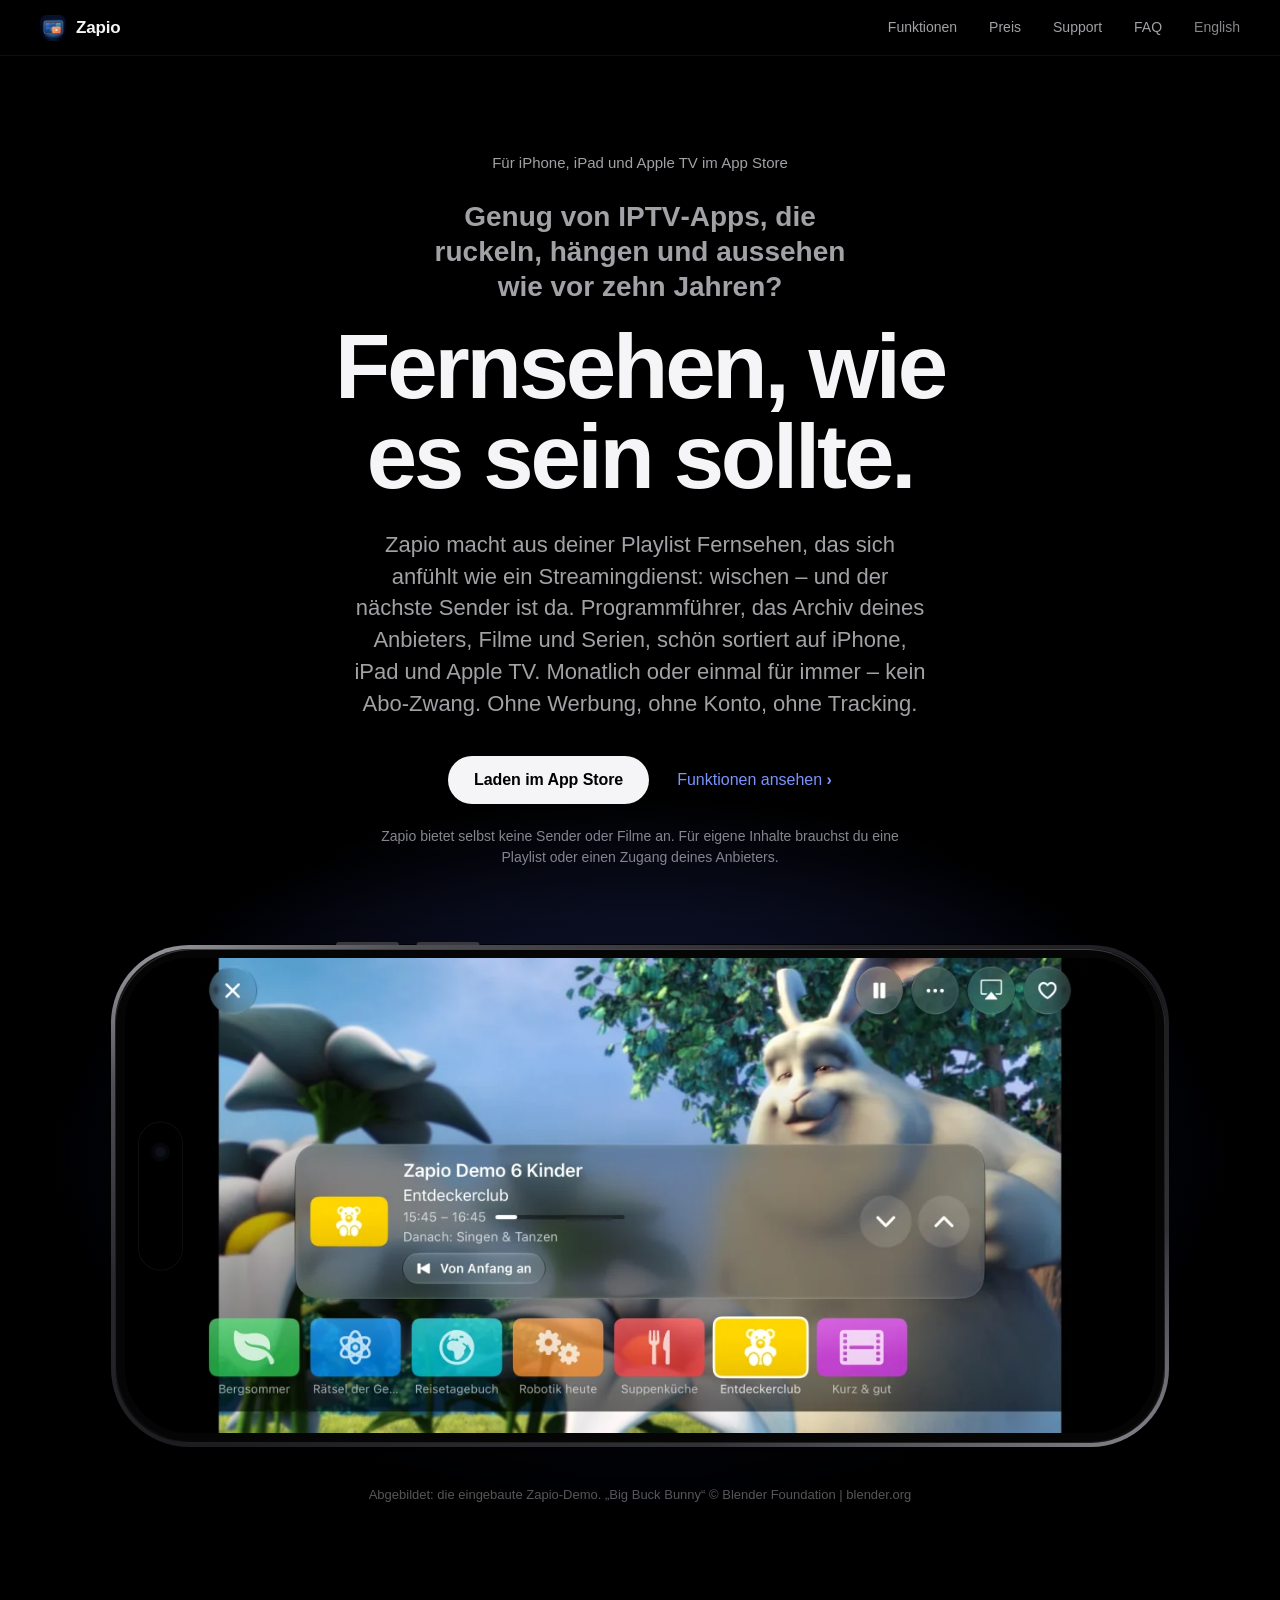
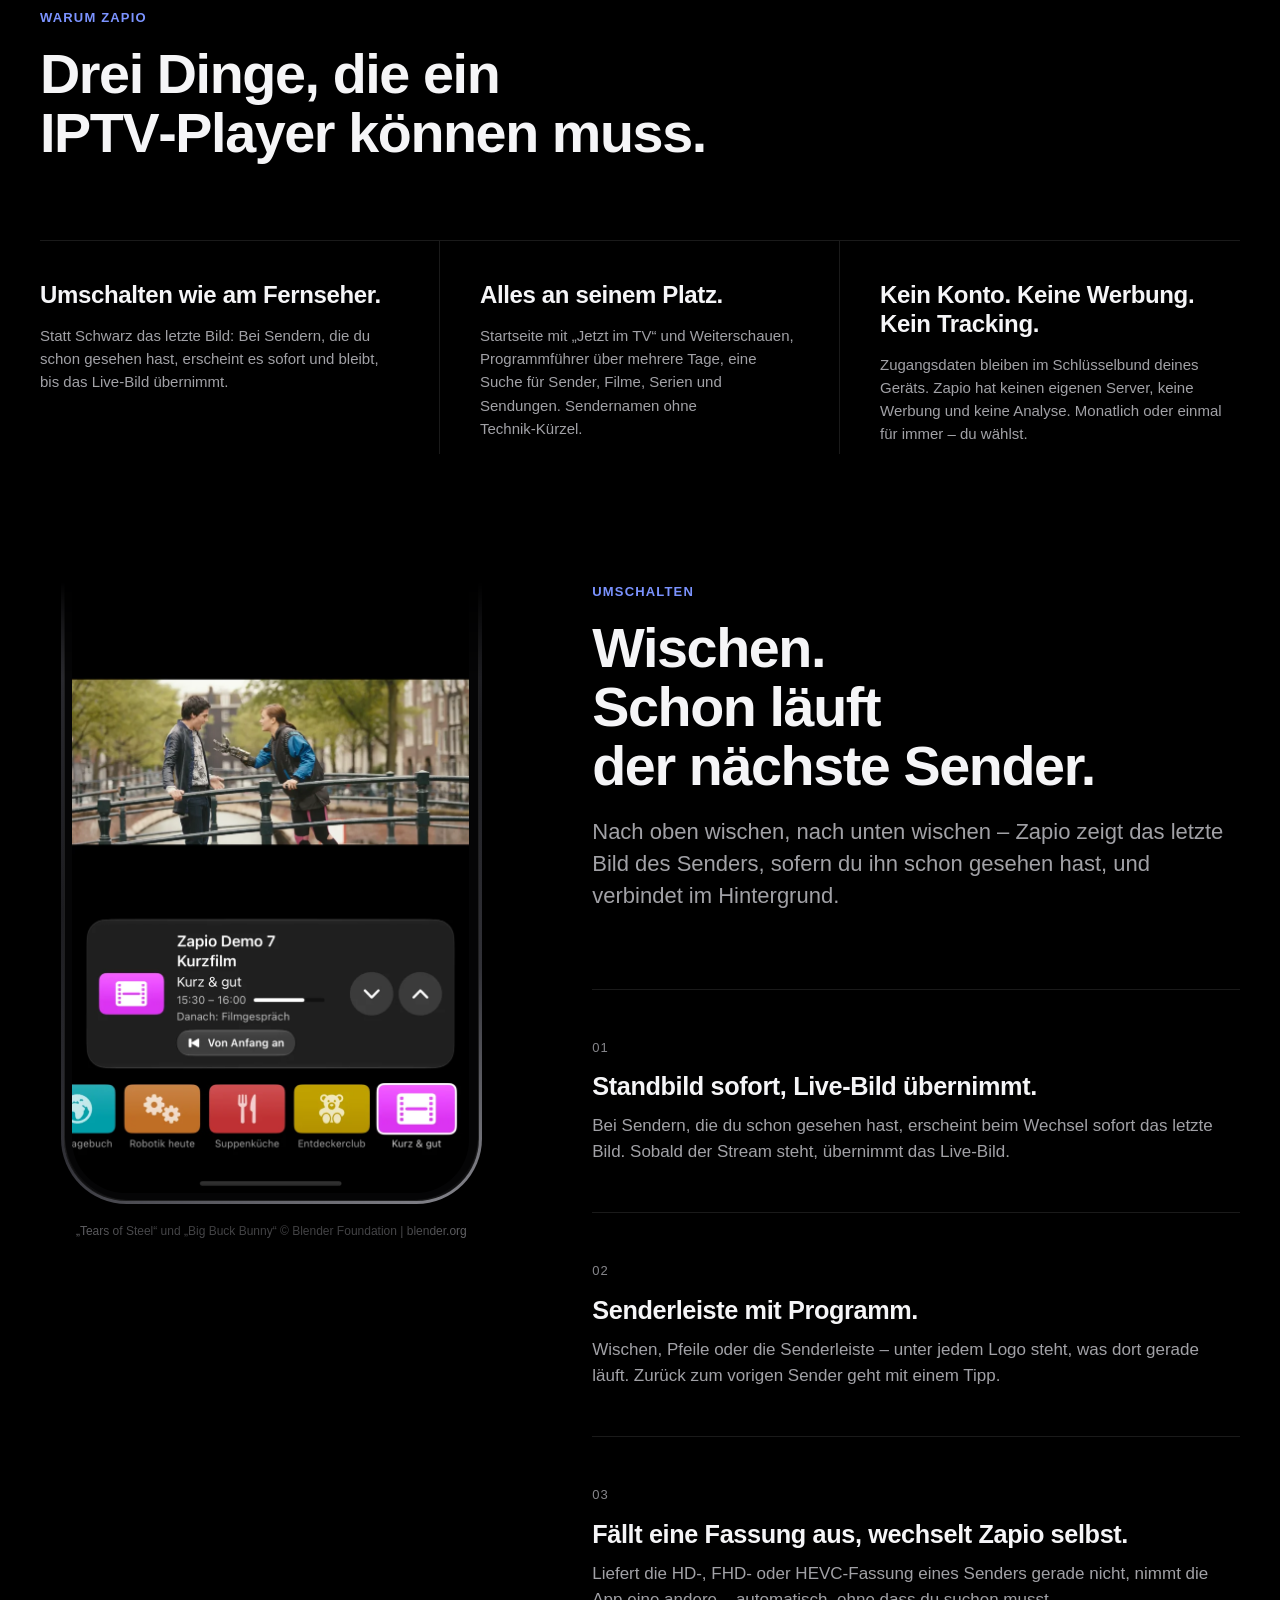
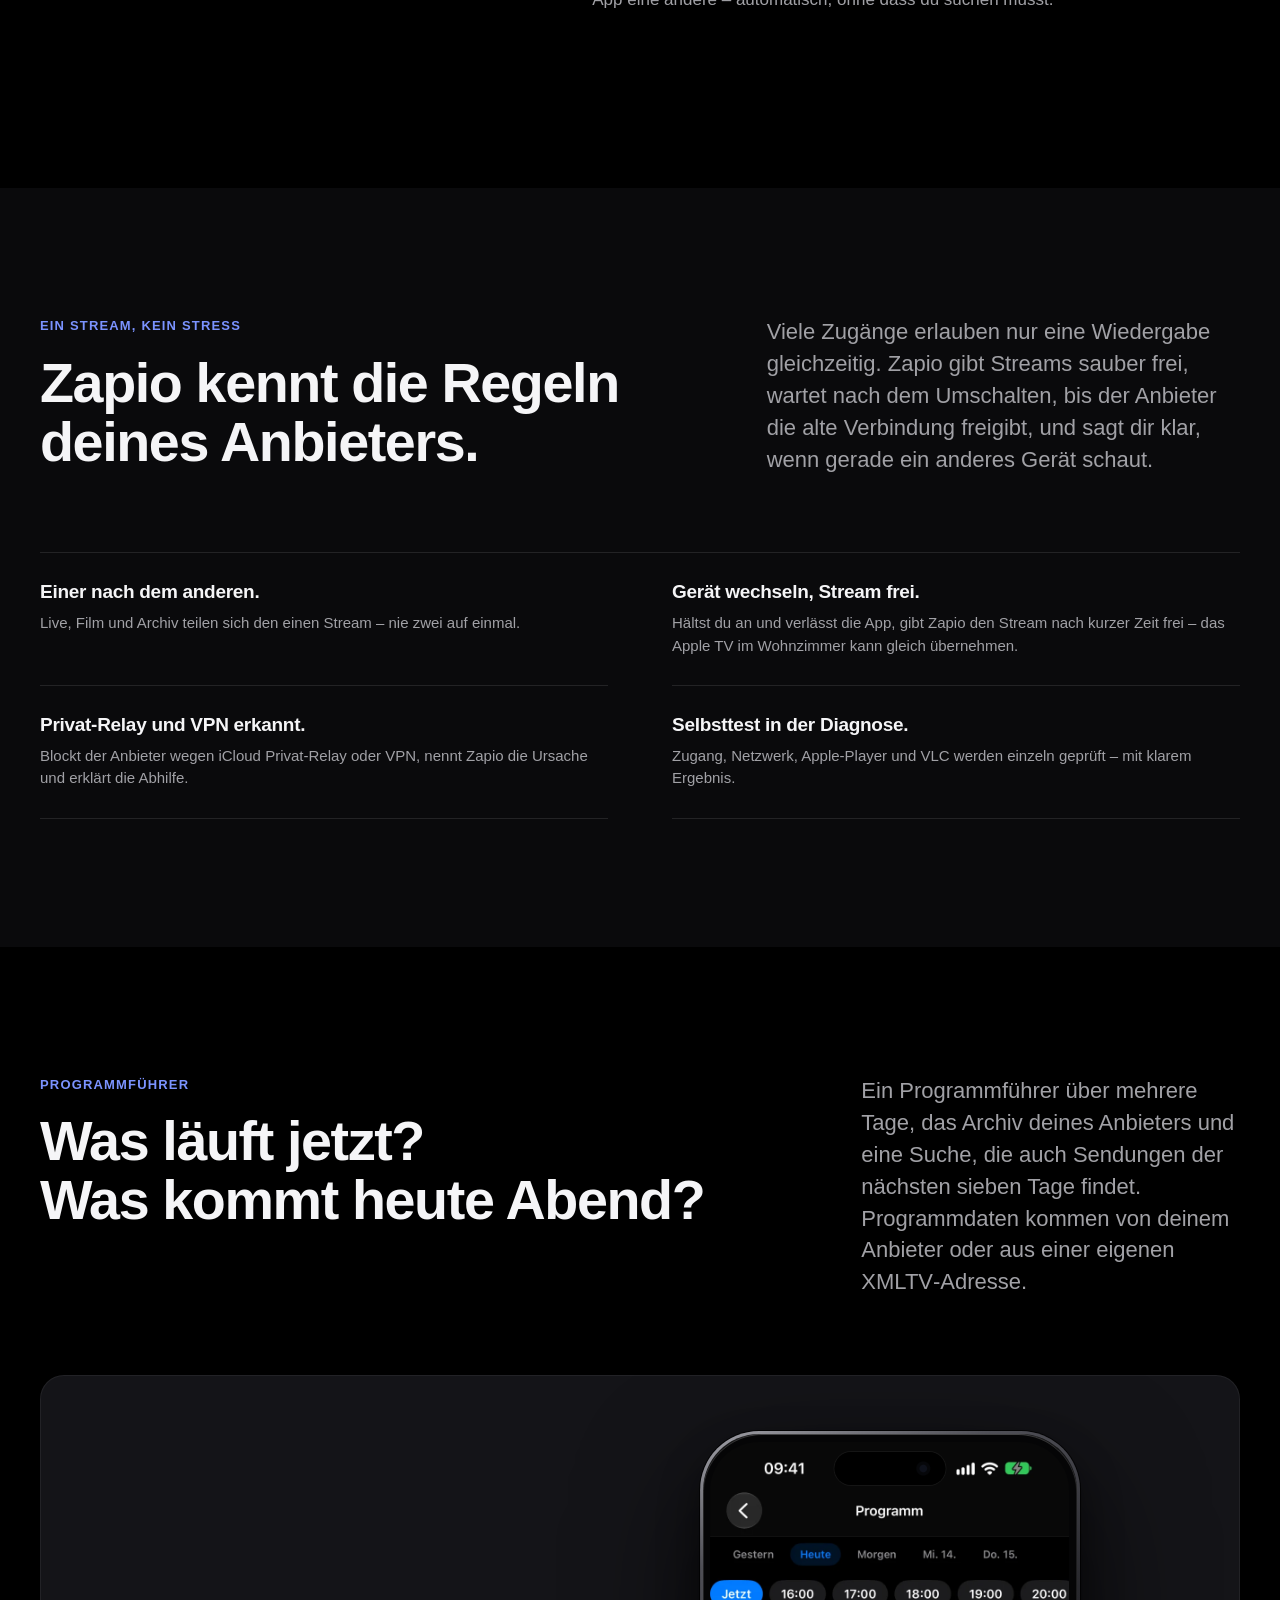
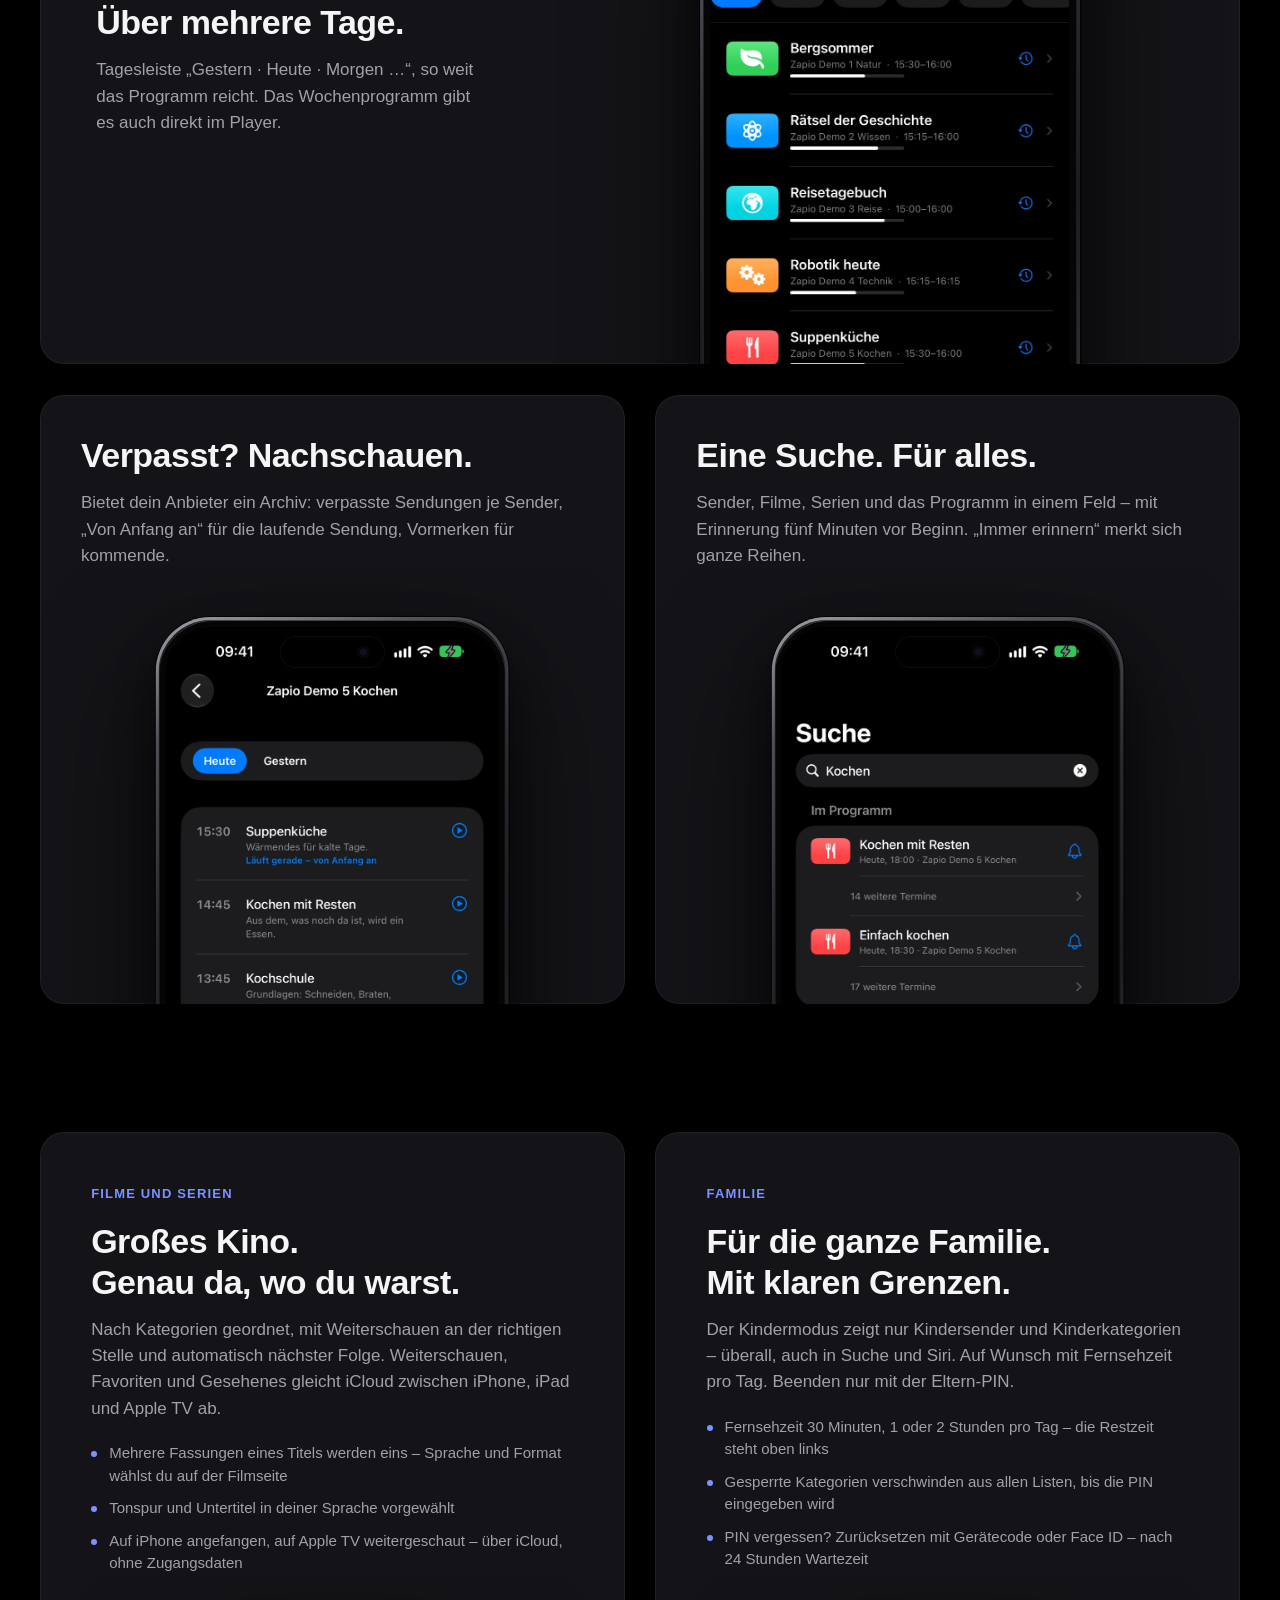
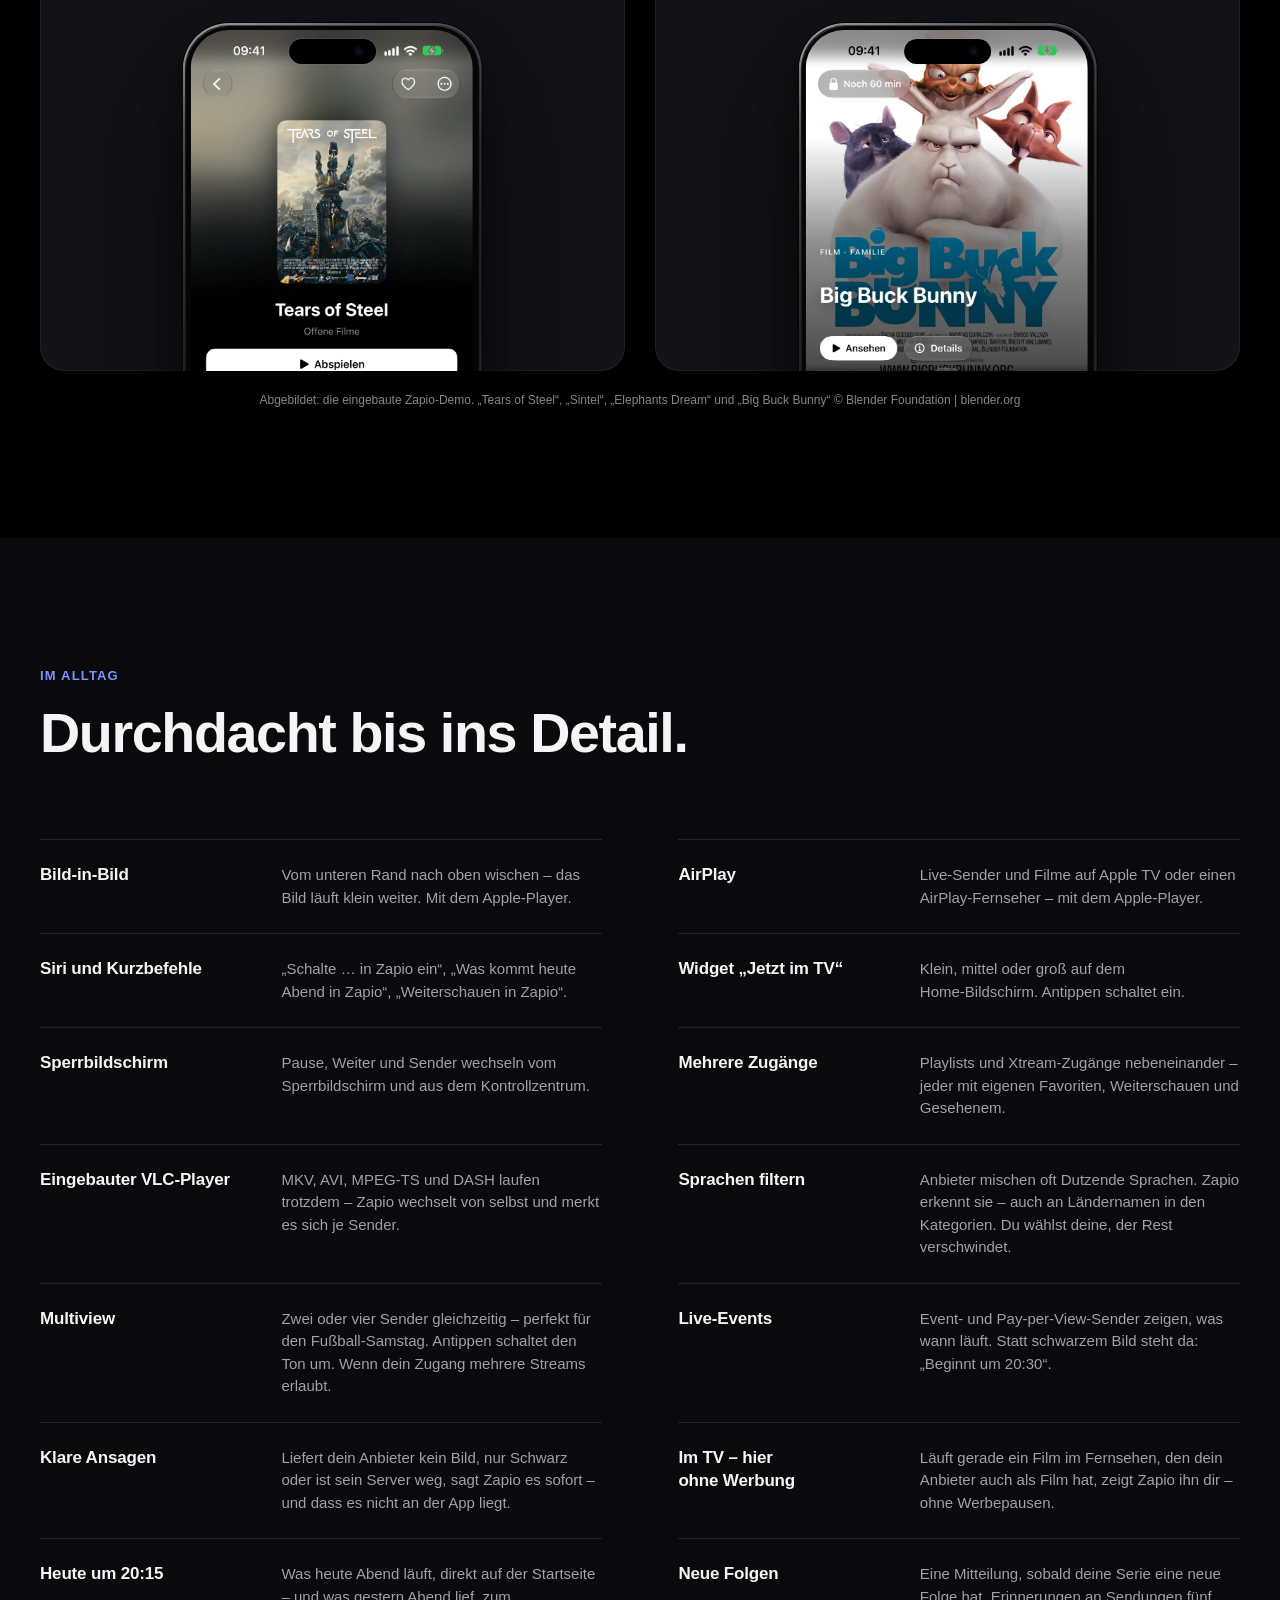
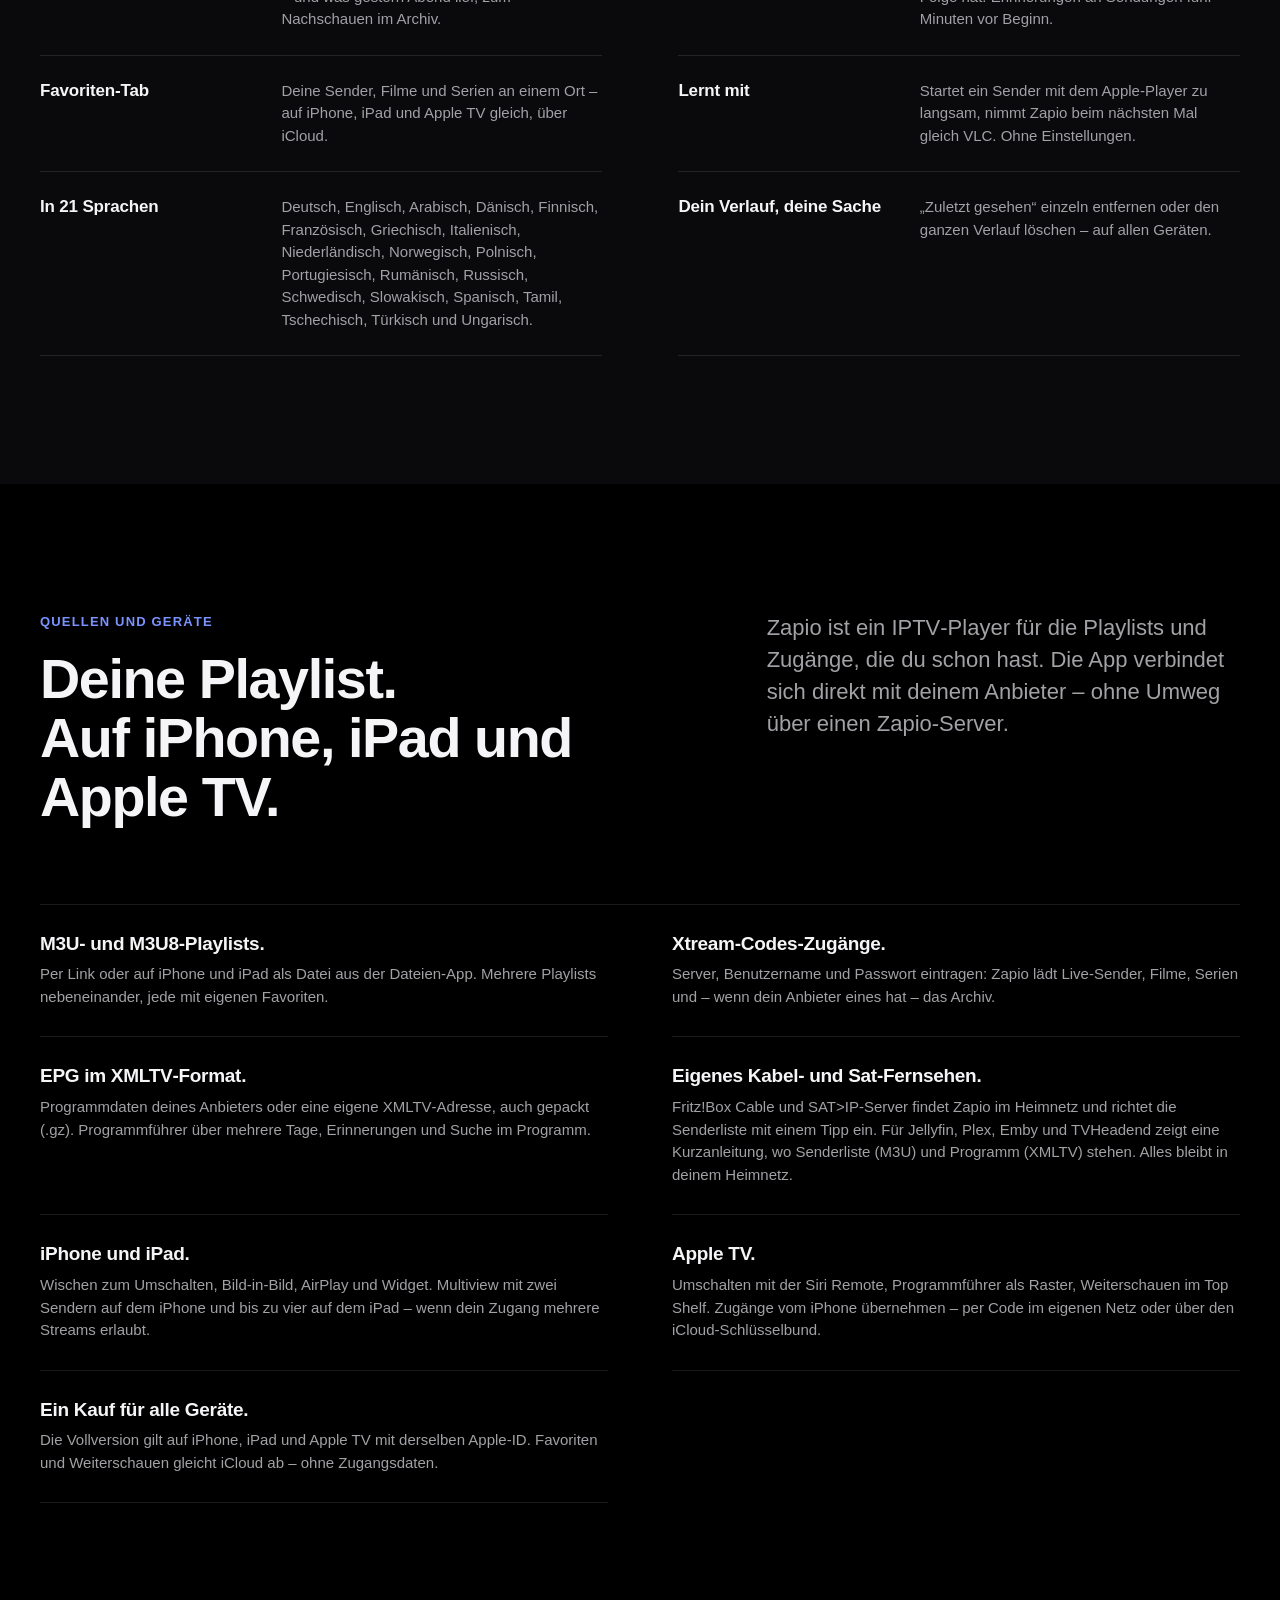
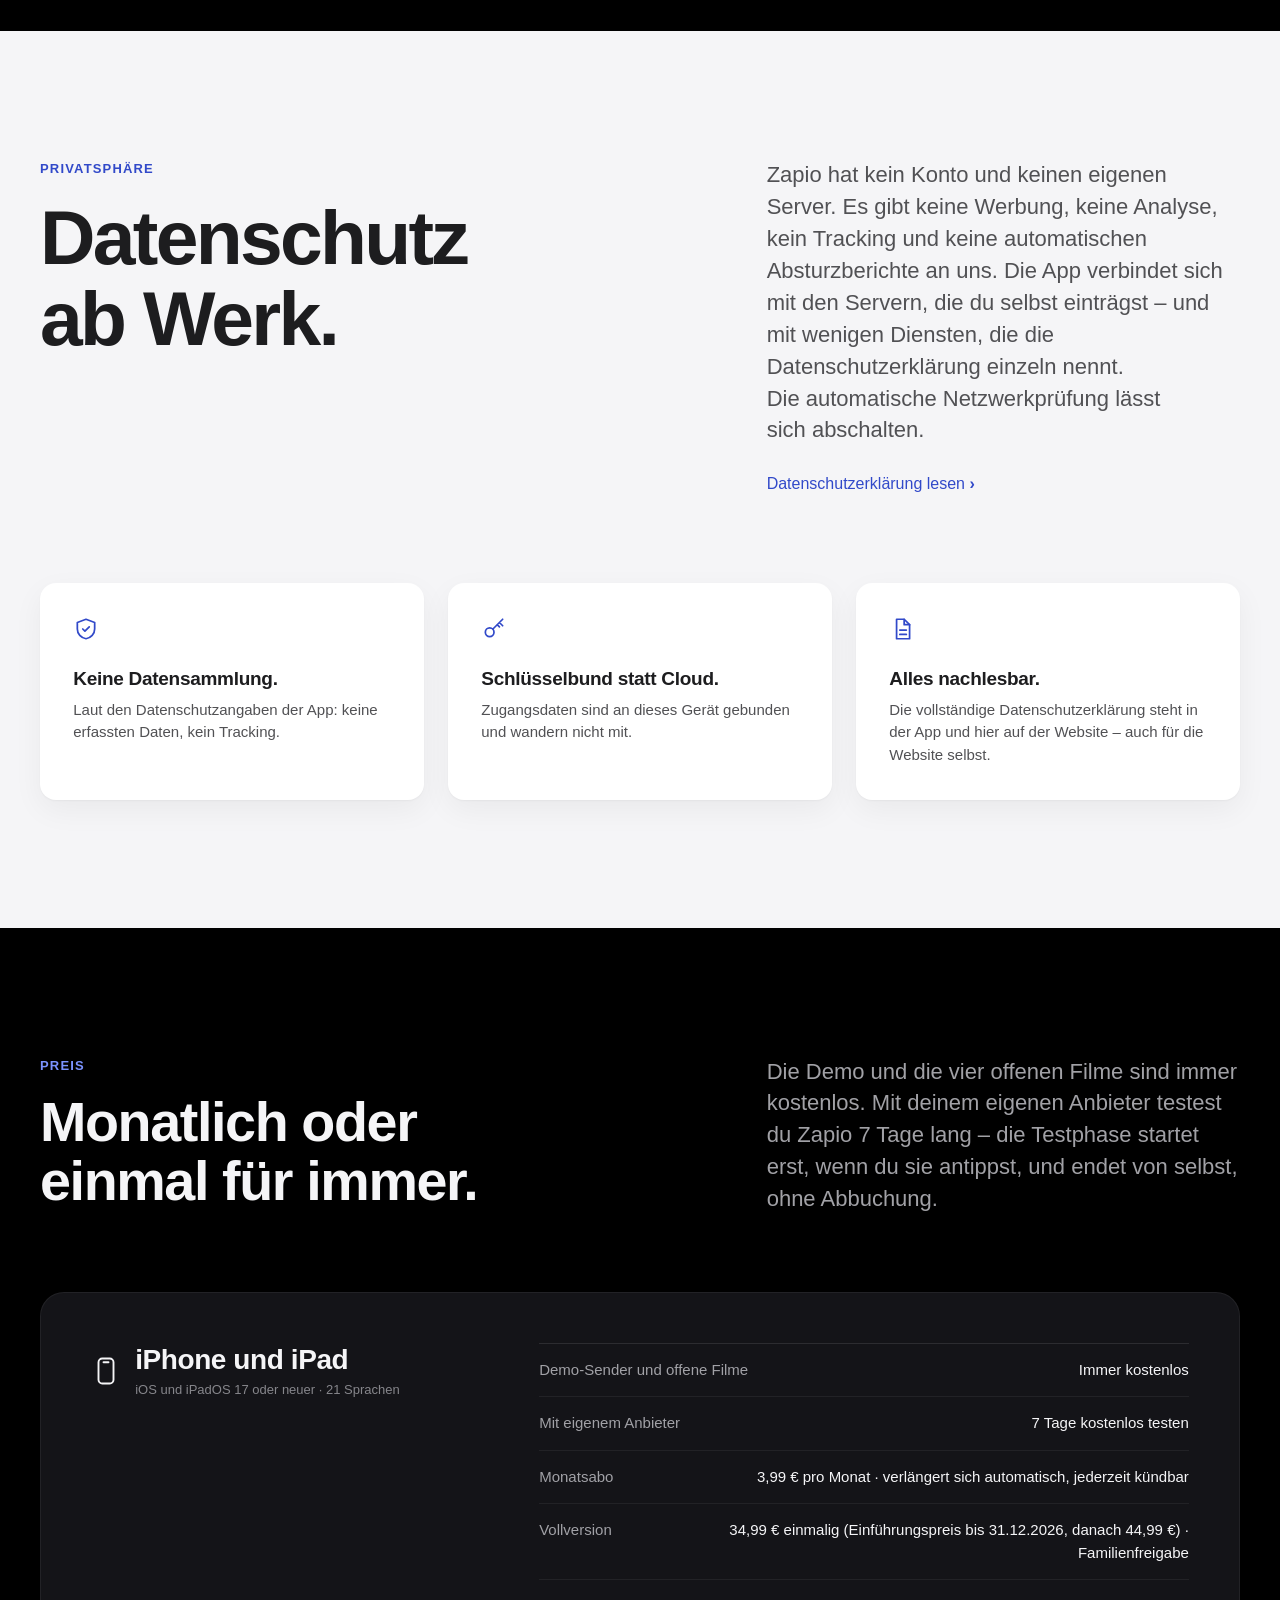
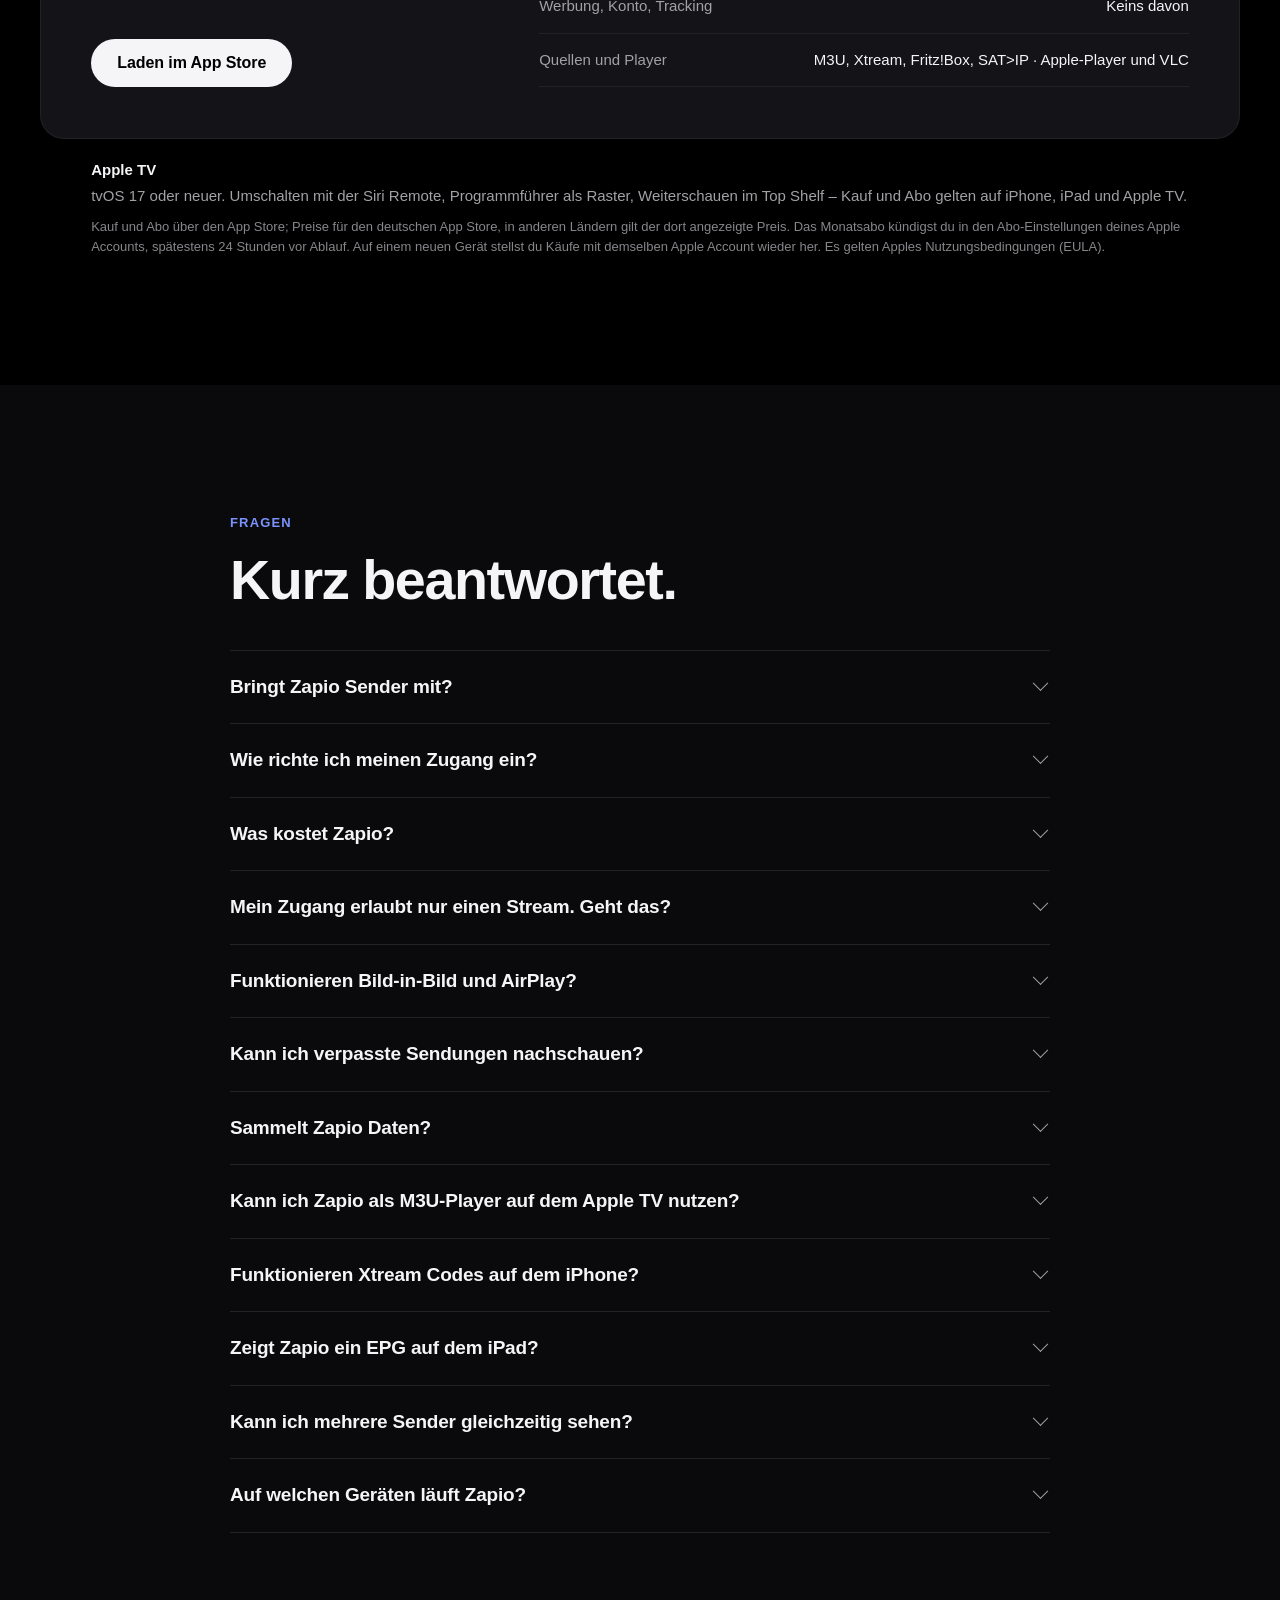
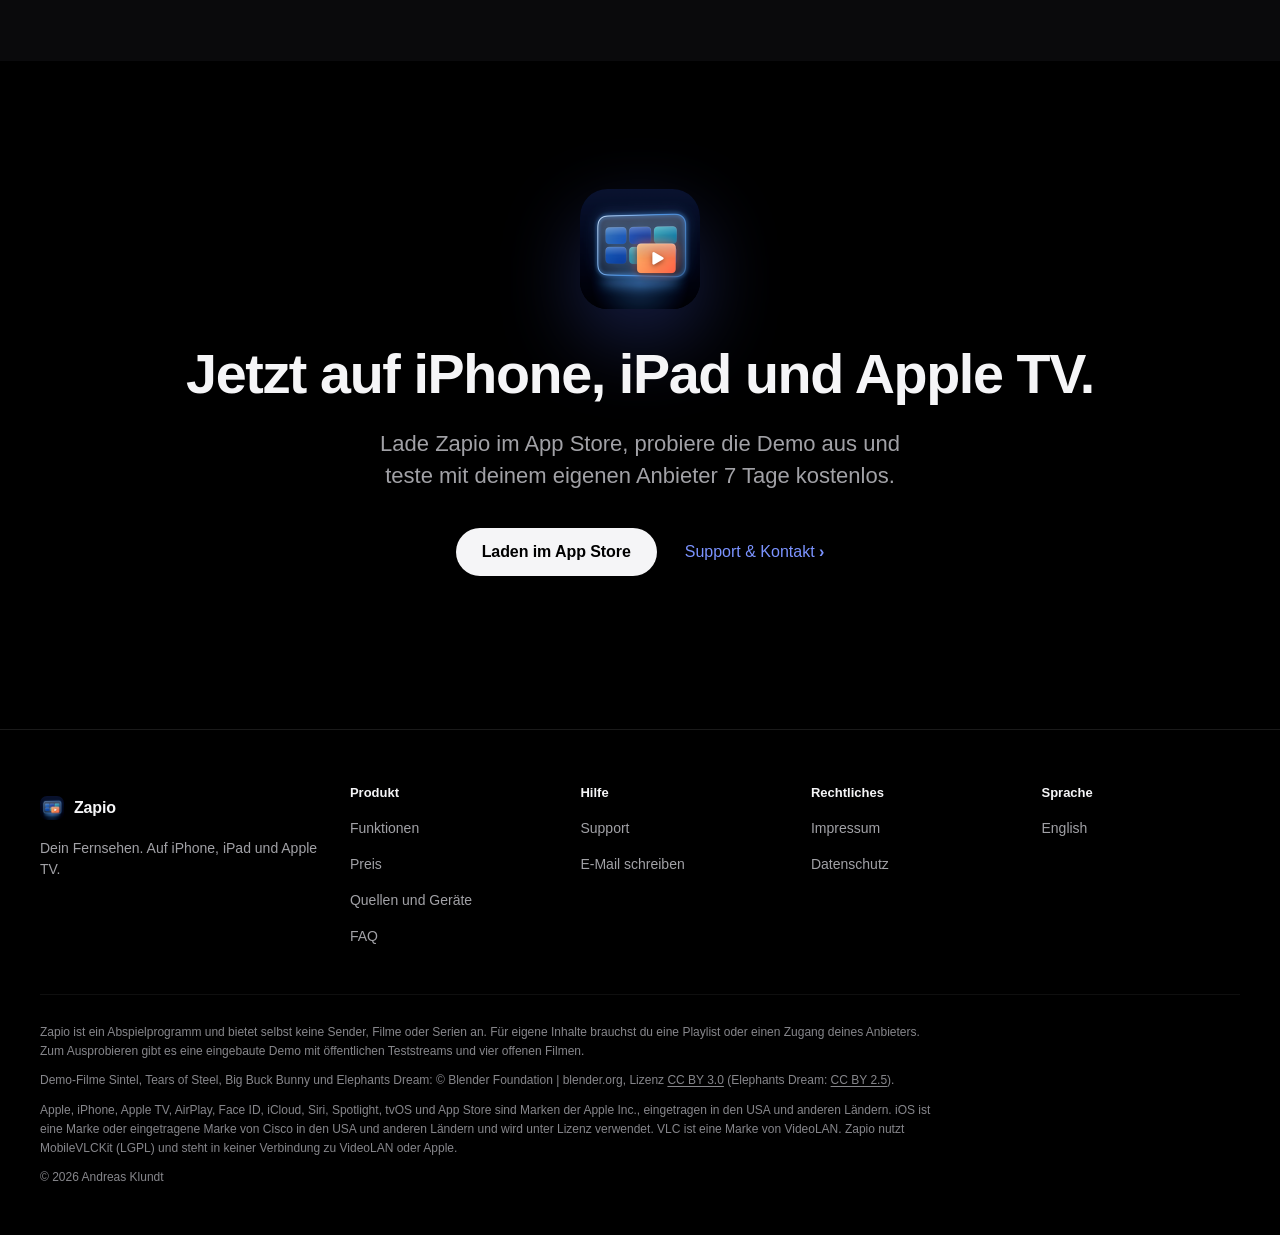
<file: index.html>
<!doctype html>
<html lang="de">
<head>
<meta charset="utf-8">
<meta name="viewport" content="width=device-width, initial-scale=1, viewport-fit=cover">
<title>Zapio – IPTV-Player für iPhone, iPad und Apple TV</title>
<meta name="description" content="IPTV-Player für iPhone, iPad und Apple TV: M3U-Playlists und Xtream-Zugänge, EPG (XMLTV), Archiv und schnelles Umschalten. Kein Konto, kein Tracking, kein Abo-Zwang.">
<meta name="color-scheme" content="dark">
<meta name="theme-color" content="#000000">
<meta name="referrer" content="strict-origin-when-cross-origin">
<link rel="canonical" href="https://zapio-app.github.io/">
<link rel="alternate" hreflang="de" href="https://zapio-app.github.io/">
<link rel="alternate" hreflang="en" href="https://zapio-app.github.io/en/">
<link rel="alternate" hreflang="x-default" href="https://zapio-app.github.io/">
<meta property="og:type" content="website">
<meta property="og:site_name" content="Zapio">
<meta property="og:locale" content="de_DE">
<meta property="og:locale:alternate" content="en_US">
<meta property="og:title" content="Zapio – Fernsehen, wie es sein sollte.">
<meta property="og:description" content="IPTV-Player für iPhone, iPad und Apple TV: M3U-Playlists und Xtream-Zugänge, EPG (XMLTV), Archiv und schnelles Umschalten. Kein Konto, kein Tracking, kein Abo-Zwang.">
<meta property="og:url" content="https://zapio-app.github.io/">
<meta property="og:image" content="https://zapio-app.github.io/img/og.jpg">
<meta property="og:image:width" content="1200">
<meta property="og:image:height" content="630">
<meta property="og:image:alt" content="Zapio im Querformat mit der eingebauten Demo: Live-Player mit Standbild aus Big Buck Bunny, Infokarte und Senderleiste">
<meta name="twitter:card" content="summary_large_image">
<meta name="twitter:title" content="Zapio – Fernsehen, wie es sein sollte.">
<meta name="twitter:description" content="IPTV-Player für iPhone, iPad und Apple TV: M3U-Playlists und Xtream-Zugänge, EPG (XMLTV), Archiv und schnelles Umschalten. Kein Konto, kein Tracking, kein Abo-Zwang.">
<meta name="twitter:image" content="https://zapio-app.github.io/img/og.jpg">
<meta name="twitter:image:alt" content="Zapio im Querformat mit der eingebauten Demo: Live-Player mit Standbild aus Big Buck Bunny, Infokarte und Senderleiste">
<meta name="apple-itunes-app" content="app-id=6822676177">
<link rel="icon" href="favicon-32.png" sizes="32x32" type="image/png">
<link rel="icon" href="favicon-64.png" sizes="64x64" type="image/png">
<link rel="apple-touch-icon" href="apple-touch-icon.png">
<link rel="stylesheet" href="css/site.css">
<script>(function(d,w){if('IntersectionObserver' in w&&w.matchMedia&&!w.matchMedia('(prefers-reduced-motion: reduce)').matches)d.documentElement.classList.add('js');})(document,window);</script>
<link rel="preload" as="image" type="image/webp" href="img/hero-1200.webp" imagesrcset="img/hero-1200.webp 1200w, img/hero-2400.webp 2400w" imagesizes="(max-width: 640px) 124vw, min(1240px, 84vw)" fetchpriority="high">
<script type="application/ld+json">{"@context": "https://schema.org", "@graph": [{"@type": "Organization", "name": "Zapio", "founder": {"@type": "Person", "name": "Andreas Klundt"}, "email": "zapio@avinalu.de", "@id": "https://zapio-app.github.io/#org", "url": "https://zapio-app.github.io/", "logo": "https://zapio-app.github.io/icon.png"}, {"@type": "WebSite", "@id": "https://zapio-app.github.io/#website", "url": "https://zapio-app.github.io/", "name": "Zapio", "inLanguage": ["de", "en"], "publisher": {"@id": "https://zapio-app.github.io/#org"}}, {"@type": "SoftwareApplication", "name": "Zapio", "operatingSystem": "iOS 17.0, iPadOS 17.0", "applicationCategory": "MultimediaApplication", "applicationSubCategory": "IPTV Player", "description": "IPTV-Player für iPhone, iPad und Apple TV: M3U-Playlists und Xtream-Zugänge, EPG (XMLTV), Archiv und schnelles Umschalten. Kein Konto, kein Tracking, kein Abo-Zwang.", "inLanguage": ["de", "en"], "featureList": ["M3U- und M3U8-Playlists", "Xtream-Codes-Zugänge", "EPG im XMLTV-Format", "Bild-in-Bild", "AirPlay", "Siri und Kurzbefehle", "Widget „Jetzt im TV“", "Sperrbildschirm", "Mehrere Zugänge", "Eingebauter VLC-Player", "Sprachen filtern", "Multiview", "Live-Events", "Klare Ansagen", "Im TV – hier ohne Werbung", "Heute um 20:15", "Neue Folgen", "Favoriten-Tab", "Lernt mit", "In 21 Sprachen", "Dein Verlauf, deine Sache"], "availableOnDevice": "iPhone, iPad", "@id": "https://zapio-app.github.io/#app-ios", "url": "https://zapio-app.github.io/", "image": "https://zapio-app.github.io/img/og.jpg", "screenshot": ["https://zapio-app.github.io/img/hero-1200.jpg", "https://zapio-app.github.io/img/player-800.jpg", "https://zapio-app.github.io/img/guide-800.jpg"], "publisher": {"@id": "https://zapio-app.github.io/#org"}, "installUrl": "https://apps.apple.com/app/id6822676177", "offers": {"@type": "Offer", "price": "0", "priceCurrency": "EUR", "url": "https://apps.apple.com/app/id6822676177"}}, {"@type": "SoftwareApplication", "name": "Zapio für Apple TV", "operatingSystem": "tvOS 17.0", "applicationCategory": "MultimediaApplication", "applicationSubCategory": "IPTV Player", "description": "IPTV-Player für iPhone, iPad und Apple TV: M3U-Playlists und Xtream-Zugänge, EPG (XMLTV), Archiv und schnelles Umschalten. Kein Konto, kein Tracking, kein Abo-Zwang.", "inLanguage": ["de", "en"], "featureList": ["M3U- und M3U8-Playlists", "Xtream-Codes-Zugänge", "EPG im XMLTV-Format", "Bild-in-Bild", "AirPlay", "Siri und Kurzbefehle", "Widget „Jetzt im TV“", "Sperrbildschirm", "Mehrere Zugänge", "Eingebauter VLC-Player", "Sprachen filtern", "Multiview", "Live-Events", "Klare Ansagen", "Im TV – hier ohne Werbung", "Heute um 20:15", "Neue Folgen", "Favoriten-Tab", "Lernt mit", "In 21 Sprachen", "Dein Verlauf, deine Sache"], "availableOnDevice": "Apple TV", "@id": "https://zapio-app.github.io/#app-tvos", "url": "https://zapio-app.github.io/", "image": "https://zapio-app.github.io/img/og.jpg", "publisher": {"@id": "https://zapio-app.github.io/#org"}, "installUrl": "https://apps.apple.com/app/id6822676177", "offers": {"@type": "Offer", "price": "0", "priceCurrency": "EUR", "url": "https://apps.apple.com/app/id6822676177"}}, {"@type": "FAQPage", "mainEntity": [{"@type": "Question", "name": "Bringt Zapio Sender mit?", "acceptedAnswer": {"@type": "Answer", "text": "Nur zum Ausprobieren. Zapio ist ein Player und bietet selbst keine Sender an. Für eigene Inhalte brauchst du eine Playlist (M3U) oder einen Zugang deines Anbieters (Xtream). Die eingebaute Demo hat sieben erfundene Sender mit öffentlichen Teststreams und vier offene Filme."}}, {"@type": "Question", "name": "Wie richte ich meinen Zugang ein?", "acceptedAnswer": {"@type": "Answer", "text": "Playlist-Link einfügen oder Server, Benutzername und Passwort eintragen – Zapio erkennt die Art selbst. Auf iPhone und iPad geht auch eine Playlist-Datei aus der Dateien-App. Die Zugangsdaten bleiben im Schlüsselbund deines Geräts."}}, {"@type": "Question", "name": "Was kostet Zapio?", "acceptedAnswer": {"@type": "Answer", "text": "Die Demo ist immer kostenlos. Mit deinem Anbieter testest du 7 Tage kostenlos. Danach wählst du – kein Abo-Zwang: das Monatsabo für 3,99 € pro Monat (verlängert sich automatisch, jederzeit kündbar) oder die Vollversion als einmaliger Kauf für 34,99 € (Einführungspreis bis 31.12.2026, danach 44,99 €) mit Familienfreigabe und allen 1.x-Updates. Preise für den deutschen App Store."}}, {"@type": "Question", "name": "Mein Zugang erlaubt nur einen Stream. Geht das?", "acceptedAnswer": {"@type": "Answer", "text": "Ja, dafür ist Zapio gebaut. Live, Film und Archiv teilen sich die eine Verbindung, und beim Umschalten wartet die App, bis der Anbieter die alte Verbindung freigibt. Läuft auf einem anderen Gerät etwas, sagt Zapio es dir."}}, {"@type": "Question", "name": "Funktionieren Bild-in-Bild und AirPlay?", "acceptedAnswer": {"@type": "Answer", "text": "Ja, mit dem Apple-Player – also bei Live-Sendern (HLS) und Filmen im MP4-Format. Formate wie MKV spielt Zapio über den eingebauten VLC-Player; dort gibt es kein Bild-in-Bild und kein AirPlay. Gibt es einen Film auch als MP4, wählt Zapio diese Fassung vor."}}, {"@type": "Question", "name": "Kann ich verpasste Sendungen nachschauen?", "acceptedAnswer": {"@type": "Answer", "text": "Wenn dein Anbieter ein Archiv anbietet, ja: „Verpasste Sendungen“ je Sender, „Von Anfang an“ im Player, und kommende Sendungen lassen sich vormerken. Wie weit das Archiv zurückreicht, bestimmt der Anbieter."}}, {"@type": "Question", "name": "Sammelt Zapio Daten?", "acceptedAnswer": {"@type": "Answer", "text": "Nein. Kein Konto, keine Werbung, keine Analyse, kein Tracking. Was du einträgst, bleibt auf deinem Gerät. Welche Server die App kontaktiert, nennt die Datenschutzerklärung einzeln. Die automatische Netzwerkprüfung lässt sich abschalten."}}, {"@type": "Question", "name": "Kann ich Zapio als M3U-Player auf dem Apple TV nutzen?", "acceptedAnswer": {"@type": "Answer", "text": "Ja. Zapio läuft auch auf Apple TV (tvOS 17 oder neuer). Playlist-Link oder Xtream-Zugang trägst du dort direkt ein oder übernimmst ihn vom iPhone – per Code im selben Netzwerk oder über den iCloud-Schlüsselbund. Ein Kauf gilt auf iPhone, iPad und Apple TV."}}, {"@type": "Question", "name": "Funktionieren Xtream Codes auf dem iPhone?", "acceptedAnswer": {"@type": "Answer", "text": "Ja. Server, Benutzername und Passwort deines Anbieters eintragen – Zapio lädt darüber Live-Sender, Filme, Serien, das Programm und, wenn dein Anbieter eines hat, das Archiv."}}, {"@type": "Question", "name": "Zeigt Zapio ein EPG auf dem iPad?", "acceptedAnswer": {"@type": "Answer", "text": "Ja. Der Programmführer zeigt die Programmdaten (XMLTV) deines Anbieters über mehrere Tage – auf iPhone, iPad und Apple TV. Fehlt das Programm oder ist es lückenhaft, trägst du eine eigene XMLTV-Adresse ein, auch gepackt (.gz)."}}, {"@type": "Question", "name": "Kann ich mehrere Sender gleichzeitig sehen?", "acceptedAnswer": {"@type": "Answer", "text": "Ja, mit Multiview: auf iPad und Apple TV zwei oder vier Sender, auf dem iPhone zwei. Jeder Sender ist ein eigener Stream – Multiview gibt es deshalb nur, wenn dein Zugang mehrere Streams gleichzeitig erlaubt."}}, {"@type": "Question", "name": "Auf welchen Geräten läuft Zapio?", "acceptedAnswer": {"@type": "Answer", "text": "Auf iPhone und iPad ab iOS bzw. iPadOS 17 und auf Apple TV ab tvOS 17 – in 21 Sprachen: Deutsch, Englisch, Arabisch, Dänisch, Finnisch, Französisch, Griechisch, Italienisch, Niederländisch, Norwegisch, Polnisch, Portugiesisch, Rumänisch, Russisch, Schwedisch, Slowakisch, Spanisch, Tamil, Tschechisch, Türkisch und Ungarisch."}}], "@id": "https://zapio-app.github.io/#faq"}]}</script>
</head>
<body>
<a class="skip" href="#main">Zum Inhalt springen</a>
<header class="nav"><div class="wrap wrap-wide">
<a class="brand" href="#main"><img src="favicon-64.png" width="26" height="26" alt="">Zapio</a>
<nav aria-label="Hauptnavigation"><ul><li class="hide-s"><a href="#funktionen">Funktionen</a></li><li class="hide-s"><a href="#preis">Preis</a></li><li><a href="support.html">Support</a></li><li class="hide-s"><a href="#faq">FAQ</a></li><li><a class="lang" href="en/" lang="en" hreflang="en">English</a></li></ul></nav>
</div></header>
<main id="main">

<header class="hero">
  <div class="wrap">
    <p class="eyebrow">Für iPhone, iPad und Apple&nbsp;TV im App&nbsp;Store</p>
    <p class="hook">Genug von IPTV‑Apps, die ruckeln, hängen und aussehen wie vor zehn&nbsp;Jahren?</p>
    <h1>Fernsehen, wie es sein sollte.</h1>
    <p class="lead">Zapio macht aus deiner Playlist Fernsehen, das sich anfühlt wie ein Streamingdienst: wischen – und der nächste Sender ist da. Programmführer, das Archiv deines Anbieters, Filme und Serien, schön sortiert auf iPhone, iPad und Apple&nbsp;TV. Monatlich oder einmal für immer – kein Abo-Zwang. Ohne Werbung, ohne Konto, ohne Tracking.</p>
    <div class="cta"><a class="btn" href="https://apps.apple.com/app/id6822676177">Laden im App Store</a><a class="link" href="#funktionen">Funktionen ansehen</a></div>
    <p class="note">Zapio bietet selbst keine Sender oder Filme an. Für eigene Inhalte brauchst du eine Playlist oder einen Zugang deines Anbieters.</p>
  </div>
  <div class="stage"><div class="frame-land"><picture><source type="image/webp" srcset="img/hero-1200.webp 1200w, img/hero-2400.webp 2400w" sizes="(max-width: 640px) 124vw, min(1240px, 84vw)"><img src="img/hero-1200.jpg" srcset="img/hero-1200.jpg 1200w, img/hero-2400.jpg 2400w" sizes="(max-width: 640px) 124vw, min(1240px, 84vw)" width="1200" height="552" alt="Zapio im Querformat: Live-Player mit „Zapio Demo 6 Kinder“, Standbild aus Big Buck Bunny, Infokarte mit laufender Sendung und Senderleiste mit sieben Demo-Sendern" fetchpriority="high"></picture><span class="glint" aria-hidden="true"></span></div></div>
  <div class="wrap"><p class="caption meta">Abgebildet: die eingebaute Zapio‑Demo. „Big Buck Bunny“ © Blender Foundation | blender.org</p></div>
</header>

<section id="funktionen" aria-labelledby="h-why">
  <div class="wrap">
    <div class="sec-head reveal"><p class="kicker">Warum Zapio</p><h2 id="h-why">Drei Dinge, die ein IPTV‑Player können muss.</h2></div>
    <ul class="pillars reveal"><li><h3>Umschalten wie am Fernseher.</h3><p>Statt Schwarz das letzte Bild: Bei Sendern, die du schon gesehen hast, erscheint es sofort und bleibt, bis das Live‑Bild übernimmt.</p></li><li><h3>Alles an seinem Platz.</h3><p>Startseite mit „Jetzt im TV“ und Weiterschauen, Programmführer über mehrere Tage, eine Suche für Sender, Filme, Serien und Sendungen. Sendernamen ohne Technik‑Kürzel.</p></li><li><h3>Kein Konto. Keine Werbung.<br>Kein Tracking.</h3><p>Zugangsdaten bleiben im Schlüsselbund deines Geräts. Zapio hat keinen eigenen Server, keine Werbung und keine Analyse. Monatlich oder einmal für immer – du wählst.</p></li></ul>
  </div>
</section>

<section aria-labelledby="h-zap" style="padding-top:0">
  <div class="wrap chapter">
    <div class="sec-head reveal"><p class="kicker">Umschalten</p><h2 id="h-zap">Wischen.<br>Schon läuft der&nbsp;nächste&nbsp;Sender.</h2><p class="lead">Nach oben wischen, nach unten wischen – Zapio zeigt das letzte Bild des Senders, sofern du ihn schon gesehen hast, und verbindet im Hintergrund.</p></div>
    <div class="media"><div class="zapcrop"><div class="frame zap"><picture><source type="image/webp" srcset="img/player-400.webp 400w, img/player-800.webp 800w" sizes="(max-width: 860px) 340px, 420px"><img src="img/player-400.jpg" srcset="img/player-400.jpg 400w, img/player-800.jpg 800w" sizes="(max-width: 860px) 340px, 420px" width="400" height="869" alt="Zapio-Player im Hochformat: Standbild aus Tears of Steel, Infokarte „Zapio Demo 7 Kurzfilm – Kurz &amp; gut“ mit Fortschritt und „Von Anfang an“, darunter die Senderleiste"></picture><div class="b" aria-hidden="true"><picture><source type="image/webp" srcset="img/player-b-400.webp 400w, img/player-b-800.webp 800w" sizes="(max-width: 860px) 340px, 420px"><img src="img/player-b-400.jpg" srcset="img/player-b-400.jpg 400w, img/player-b-800.jpg 800w" sizes="(max-width: 860px) 340px, 420px" width="400" height="869" alt=""></picture></div></div></div><p class="meta shot-credit">„Tears of Steel“ und „Big Buck Bunny“ © Blender Foundation | blender.org</p></div>
    <ol class="steps"><li class="reveal"><span class="n">01</span><h3>Standbild sofort, Live‑Bild übernimmt.</h3><p>Bei Sendern, die du schon gesehen hast, erscheint beim Wechsel sofort das letzte Bild. Sobald der Stream steht, übernimmt das Live‑Bild.</p></li><li class="reveal"><span class="n">02</span><h3>Senderleiste mit Programm.</h3><p>Wischen, Pfeile oder die Senderleiste – unter jedem Logo steht, was dort gerade läuft. Zurück zum vorigen Sender geht mit einem Tipp.</p></li><li class="reveal"><span class="n">03</span><h3>Fällt eine Fassung aus, wechselt Zapio selbst.</h3><p>Liefert die HD‑, FHD‑ oder HEVC‑Fassung eines Senders gerade nicht, nimmt die App eine andere – automatisch, ohne dass du suchen musst.</p></li></ol>
  </div>
</section>

<section class="band" aria-labelledby="h-stream">
  <div class="wrap">
    <div class="split reveal"><div><p class="kicker">Ein Stream, kein Stress</p><h2 id="h-stream">Zapio kennt die Regeln deines Anbieters.</h2></div><p class="lead">Viele Zugänge erlauben nur eine Wiedergabe gleichzeitig. Zapio gibt Streams sauber frei, wartet nach dem Umschalten, bis der Anbieter die alte Verbindung freigibt, und sagt dir klar, wenn gerade ein anderes Gerät schaut.</p></div>
    <ul class="facts reveal"><li><h3>Einer nach dem anderen.</h3><p>Live, Film und Archiv teilen sich den einen Stream – nie zwei auf einmal.</p></li><li><h3>Gerät wechseln, Stream frei.</h3><p>Hältst du an und verlässt die App, gibt Zapio den Stream nach kurzer Zeit frei – das Apple TV im Wohnzimmer kann gleich übernehmen.</p></li><li><h3>Privat‑Relay und VPN erkannt.</h3><p>Blockt der Anbieter wegen iCloud Privat‑Relay oder VPN, nennt Zapio die Ursache und erklärt die Abhilfe.</p></li><li><h3>Selbsttest in der Diagnose.</h3><p>Zugang, Netzwerk, Apple‑Player und VLC werden einzeln geprüft – mit klarem Ergebnis.</p></li></ul>
  </div>
</section>

<section aria-labelledby="h-prog">
  <div class="wrap wrap-wide">
    <div class="split wide reveal"><div><p class="kicker">Programmführer</p><h2 id="h-prog">Was läuft jetzt?<br>Was kommt heute&nbsp;Abend?</h2></div><p class="lead">Ein Programmführer über mehrere Tage, das Archiv deines Anbieters und eine Suche, die auch Sendungen der nächsten sieben Tage findet. Programmdaten kommen von deinem Anbieter oder aus einer eigenen XMLTV‑Adresse.</p></div>
    <div class="cards" tabindex="0" role="region" aria-label="Programmführer, Archiv und Suche – Karten zum Blättern"><article class="card reveal"><div class="txt"><h3>Über mehrere Tage.</h3><p>Tagesleiste „Gestern · Heute · Morgen …“, so weit das Programm reicht. Das Wochenprogramm gibt es auch direkt im Player.</p></div><div class="shot"><div class="frame"><picture><source type="image/webp" srcset="img/guide-400.webp 400w, img/guide-800.webp 800w" sizes="(max-width: 860px) 340px, 420px"><img src="img/guide-400.jpg" srcset="img/guide-400.jpg 400w, img/guide-800.jpg 800w" sizes="(max-width: 860px) 340px, 420px" width="400" height="869" alt="Programmführer mit Tagesleiste Gestern, Heute, Morgen und Zeitleiste; sieben Demo-Sender mit laufender Sendung und Fortschritt"></picture></div></div></article><article class="card reveal"><div class="txt"><h3>Verpasst? Nachschauen.</h3><p>Bietet dein Anbieter ein Archiv: verpasste Sendungen je Sender, „Von Anfang an“ für die laufende Sendung, Vormerken für kommende.</p></div><div class="shot"><div class="frame"><picture><source type="image/webp" srcset="img/archive-400.webp 400w, img/archive-800.webp 800w" sizes="(max-width: 860px) 340px, 420px"><img src="img/archive-400.jpg" srcset="img/archive-400.jpg 400w, img/archive-800.jpg 800w" sizes="(max-width: 860px) 340px, 420px" width="400" height="869" alt="Archiv von „Zapio Demo 5 Kochen“: vergangene Sendungen mit Abspiel-Symbol, die laufende mit „Läuft gerade – von Anfang an“"></picture></div></div></article><article class="card reveal"><div class="txt"><h3>Eine Suche. Für alles.</h3><p>Sender, Filme, Serien und das Programm in einem Feld – mit Erinnerung fünf Minuten vor Beginn. „Immer erinnern“ merkt sich ganze Reihen.</p></div><div class="shot"><div class="frame"><picture><source type="image/webp" srcset="img/search-400.webp 400w, img/search-800.webp 800w" sizes="(max-width: 860px) 340px, 420px"><img src="img/search-400.jpg" srcset="img/search-400.jpg 400w, img/search-800.jpg 800w" sizes="(max-width: 860px) 340px, 420px" width="400" height="869" alt="Suche nach „Kochen“: Treffer im Programm mit Erinnerungs-Glocke und weiteren Terminen sowie der Live-Sender Zapio Demo 5 Kochen"></picture></div></div></article></div>
    <div class="pager" hidden><button type="button" class="arrow prev" aria-label="Vorherige Karte"><svg viewBox="0 0 24 24" aria-hidden="true"><path d="m15 5-7 7 7 7"/></svg></button><div class="dots"></div><button type="button" class="arrow next" aria-label="Nächste Karte"><svg viewBox="0 0 24 24" aria-hidden="true"><path d="m9 5 7 7-7 7"/></svg></button></div>
  </div>
</section>

<section aria-labelledby="h-pair" style="padding-top:0">
  <div class="wrap wrap-wide">
    <h2 id="h-pair" class="sr">Filme und Familie</h2>
    <div class="pair"><article class="card reveal"><div class="txt"><p class="kicker">Filme und Serien</p><h3>Großes Kino.<br>Genau da, wo du warst.</h3><p>Nach Kategorien geordnet, mit Weiterschauen an der richtigen Stelle und automatisch nächster Folge. Weiterschauen, Favoriten und Gesehenes gleicht iCloud zwischen iPhone, iPad und Apple TV ab.</p><ul><li>Mehrere Fassungen eines Titels werden eins – Sprache und Format wählst du auf der Filmseite</li><li>Tonspur und Untertitel in deiner Sprache vorgewählt</li><li>Auf iPhone angefangen, auf Apple TV weitergeschaut – über iCloud, ohne Zugangsdaten</li></ul></div><div class="shot"><div class="frame"><picture><source type="image/webp" srcset="img/movie-400.webp 400w, img/movie-800.webp 800w" sizes="(max-width: 860px) 340px, 420px"><img src="img/movie-400.jpg" srcset="img/movie-400.jpg 400w, img/movie-800.jpg 800w" sizes="(max-width: 860px) 340px, 420px" width="400" height="869" alt="Filmseite „Tears of Steel“ mit Poster, Abspielen-Taste und weiteren offenen Filmen"></picture></div></div></article><article class="card reveal"><div class="txt"><p class="kicker">Familie</p><h3>Für die ganze Familie.<br>Mit&nbsp;klaren&nbsp;Grenzen.</h3><p>Der Kindermodus zeigt nur Kindersender und Kinderkategorien – überall, auch in Suche und Siri. Auf Wunsch mit Fernsehzeit pro Tag. Beenden nur mit der Eltern‑PIN.</p><ul><li>Fernsehzeit 30 Minuten, 1 oder 2 Stunden pro Tag – die Restzeit steht oben links</li><li>Gesperrte Kategorien verschwinden aus allen Listen, bis die PIN eingegeben wird</li><li>PIN vergessen? Zurücksetzen mit Gerätecode oder Face&nbsp;ID – nach 24 Stunden Wartezeit</li></ul></div><div class="shot"><div class="frame"><picture><source type="image/webp" srcset="img/kids-400.webp 400w, img/kids-800.webp 800w" sizes="(max-width: 860px) 340px, 420px"><img src="img/kids-400.jpg" srcset="img/kids-400.jpg 400w, img/kids-800.jpg 800w" sizes="(max-width: 860px) 340px, 420px" width="400" height="869" alt="Kindermodus: Startseite mit Hinweis „Noch 60 min“, Big Buck Bunny und „Jetzt im TV“ nur mit Zapio Demo 6 Kinder"></picture></div></div></article></div>
    <p class="meta shot-credit">Abgebildet: die eingebaute Zapio‑Demo. „Tears of Steel“, „Sintel“, „Elephants Dream“ und „Big Buck Bunny“ © Blender Foundation | blender.org</p>
  </div>
</section>

<section class="band" aria-labelledby="h-details">
  <div class="wrap wrap-wide">
    <div class="sec-head reveal"><p class="kicker">Im Alltag</p><h2 id="h-details">Durchdacht bis ins Detail.</h2></div>
    <ul class="list reveal"><li><h3>Bild‑in‑Bild</h3><p>Vom unteren Rand nach oben wischen – das Bild läuft klein weiter. Mit dem Apple‑Player.</p></li><li><h3>AirPlay</h3><p>Live‑Sender und Filme auf Apple TV oder einen AirPlay‑Fernseher – mit dem Apple‑Player.</p></li><li><h3>Siri und Kurzbefehle</h3><p>„Schalte … in Zapio ein“, „Was kommt heute Abend in Zapio“, „Weiterschauen in Zapio“.</p></li><li><h3>Widget „Jetzt im TV“</h3><p>Klein, mittel oder groß auf dem Home‑Bildschirm. Antippen schaltet ein.</p></li><li><h3>Sperrbildschirm</h3><p>Pause, Weiter und Sender wechseln vom Sperrbildschirm und aus dem Kontrollzentrum.</p></li><li><h3>Mehrere Zugänge</h3><p>Playlists und Xtream‑Zugänge nebeneinander – jeder mit eigenen Favoriten, Weiterschauen und Gesehenem.</p></li><li><h3>Eingebauter VLC‑Player</h3><p>MKV, AVI, MPEG‑TS und DASH laufen trotzdem – Zapio wechselt von selbst und merkt es sich je Sender.</p></li><li><h3>Sprachen filtern</h3><p>Anbieter mischen oft Dutzende Sprachen. Zapio erkennt sie – auch an Ländernamen in den Kategorien. Du wählst deine, der Rest verschwindet.</p></li><li><h3>Multiview</h3><p>Zwei oder vier Sender gleichzeitig – perfekt für den Fußball‑Samstag. Antippen schaltet den Ton um. Wenn dein Zugang mehrere Streams erlaubt.</p></li><li><h3>Live‑Events</h3><p>Event‑ und Pay‑per‑View‑Sender zeigen, was wann läuft. Statt schwarzem Bild steht da: „Beginnt um 20:30“.</p></li><li><h3>Klare Ansagen</h3><p>Liefert dein Anbieter kein Bild, nur Schwarz oder ist sein Server weg, sagt Zapio es sofort – und dass es nicht an der App liegt.</p></li><li><h3>Im TV – hier ohne Werbung</h3><p>Läuft gerade ein Film im Fernsehen, den dein Anbieter auch als Film hat, zeigt Zapio ihn dir – ohne Werbepausen.</p></li><li><h3>Heute um 20:15</h3><p>Was heute Abend läuft, direkt auf der Startseite – und was gestern Abend lief, zum Nachschauen im Archiv.</p></li><li><h3>Neue Folgen</h3><p>Eine Mitteilung, sobald deine Serie eine neue Folge hat. Erinnerungen an Sendungen fünf Minuten vor Beginn.</p></li><li><h3>Favoriten‑Tab</h3><p>Deine Sender, Filme und Serien an einem Ort – auf iPhone, iPad und Apple&nbsp;TV gleich, über iCloud.</p></li><li><h3>Lernt mit</h3><p>Startet ein Sender mit dem Apple‑Player zu langsam, nimmt Zapio beim nächsten Mal gleich VLC. Ohne Einstellungen.</p></li><li><h3>In 21 Sprachen</h3><p>Deutsch, Englisch, Arabisch, Dänisch, Finnisch, Französisch, Griechisch, Italienisch, Niederländisch, Norwegisch, Polnisch, Portugiesisch, Rumänisch, Russisch, Schwedisch, Slowakisch, Spanisch, Tamil, Tschechisch, Türkisch und Ungarisch.</p></li><li><h3>Dein Verlauf, deine Sache</h3><p>„Zuletzt gesehen“ einzeln entfernen oder den ganzen Verlauf löschen – auf allen Geräten.</p></li></ul>
  </div>
</section>

<section id="quellen" aria-labelledby="h-src">
  <div class="wrap">
    <div class="split reveal"><div><p class="kicker">Quellen und Geräte</p><h2 id="h-src">Deine Playlist.<br>Auf iPhone, iPad und Apple&nbsp;TV.</h2></div><p class="lead">Zapio ist ein IPTV‑Player für die Playlists und Zugänge, die du schon hast. Die App verbindet sich direkt mit deinem Anbieter – ohne Umweg über einen Zapio‑Server.</p></div>
    <ul class="facts reveal"><li><h3>M3U‑ und M3U8‑Playlists.</h3><p>Per Link oder auf iPhone und iPad als Datei aus der Dateien‑App. Mehrere Playlists nebeneinander, jede mit eigenen Favoriten.</p></li><li><h3>Xtream‑Codes‑Zugänge.</h3><p>Server, Benutzername und Passwort eintragen: Zapio lädt Live‑Sender, Filme, Serien und – wenn dein Anbieter eines hat – das Archiv.</p></li><li><h3>EPG im XMLTV‑Format.</h3><p>Programmdaten deines Anbieters oder eine eigene XMLTV‑Adresse, auch gepackt (.gz). Programmführer über mehrere Tage, Erinnerungen und Suche im Programm.</p></li><li><h3>Eigenes Kabel- und Sat‑Fernsehen.</h3><p>Fritz!Box Cable und SAT>IP‑Server findet Zapio im Heimnetz und richtet die Senderliste mit einem Tipp ein. Für Jellyfin, Plex, Emby und TVHeadend zeigt eine Kurzanleitung, wo Senderliste (M3U) und Programm (XMLTV) stehen. Alles bleibt in deinem Heimnetz.</p></li><li><h3>iPhone und iPad.</h3><p>Wischen zum Umschalten, Bild‑in‑Bild, AirPlay und Widget. Multiview mit zwei Sendern auf dem iPhone und bis zu vier auf dem iPad – wenn dein Zugang mehrere Streams erlaubt.</p></li><li><h3>Apple&nbsp;TV.</h3><p>Umschalten mit der Siri Remote, Programmführer als Raster, Weiterschauen im Top Shelf. Zugänge vom iPhone übernehmen – per Code im eigenen Netz oder über den iCloud‑Schlüsselbund.</p></li><li><h3>Ein Kauf für alle Geräte.</h3><p>Die Vollversion gilt auf iPhone, iPad und Apple&nbsp;TV mit derselben Apple‑ID. Favoriten und Weiterschauen gleicht iCloud ab – ohne Zugangsdaten.</p></li></ul>
  </div>
</section>

<section class="light" aria-labelledby="h-priv">
  <div class="wrap">
    <div class="split reveal"><div><p class="kicker">Privatsphäre</p><h2 id="h-priv">Datenschutz ab Werk.</h2></div>
      <div><p class="lead">Zapio hat kein Konto und keinen eigenen Server. Es gibt keine Werbung, keine Analyse, kein Tracking und keine automatischen Absturzberichte an uns. Die App verbindet sich mit den Servern, die du selbst einträgst – und mit wenigen Diensten, die die Datenschutzerklärung einzeln nennt. Die automatische Netzwerkprüfung lässt sich abschalten.</p><p style="margin-top:16px"><a class="link" href="datenschutz.html">Datenschutzerklärung lesen</a></p></div></div>
    <ul class="trust reveal"><li><svg viewBox="0 0 24 24" aria-hidden="true"><path d="M12 3 4 6v6c0 4.5 3.4 8.3 8 9 4.6-.7 8-4.5 8-9V6l-8-3z"/><path d="m9 12 2 2 4-4"/></svg><h3>Keine Datensammlung.</h3><p>Laut den Datenschutzangaben der App: keine erfassten Daten, kein Tracking.</p></li><li><svg viewBox="0 0 24 24" aria-hidden="true"><circle cx="8" cy="15" r="4"/><path d="m11 12 9-9M17 6l3 3M15 8l2 2"/></svg><h3>Schlüsselbund statt Cloud.</h3><p>Zugangsdaten sind an dieses Gerät gebunden und wandern nicht mit.</p></li><li><svg viewBox="0 0 24 24" aria-hidden="true"><path d="M7 3h7l5 5v13H7z"/><path d="M14 3v5h5M10 13h6M10 17h6"/></svg><h3>Alles nachlesbar.</h3><p>Die vollständige Datenschutzerklärung steht in der App und hier auf der Website – auch für die Website selbst.</p></li></ul>
  </div>
</section>

<section id="preis" aria-labelledby="h-price">
  <div class="wrap">
    <div class="split reveal"><div><p class="kicker">Preis</p><h2 id="h-price">Monatlich oder<br>einmal für immer.</h2></div><p class="lead">Die Demo und die vier offenen Filme sind immer kostenlos. Mit deinem eigenen Anbieter testest du Zapio 7&nbsp;Tage lang – die Testphase startet erst, wenn du sie antippst, und endet von selbst, ohne Abbuchung.</p></div>
    <article class="plan reveal">
      <div class="head"><div class="platform"><svg viewBox="0 0 24 24" aria-hidden="true"><rect x="6" y="2" width="12" height="20" rx="3"/><path d="M10 5h4"/></svg><div><h3>iPhone und iPad</h3><span>iOS und iPadOS&nbsp;17 oder neuer · 21&nbsp;Sprachen</span></div></div><a class="btn" href="https://apps.apple.com/app/id6822676177">Laden im App Store</a></div>
      <dl><div><dt>Demo‑Sender und offene Filme</dt><dd>Immer kostenlos</dd></div><div><dt>Mit eigenem Anbieter</dt><dd>7&nbsp;Tage kostenlos testen</dd></div><div><dt>Monatsabo</dt><dd>3,99&nbsp;€ pro Monat · verlängert sich automatisch, jederzeit kündbar</dd></div><div><dt>Vollversion</dt><dd>34,99&nbsp;€ einmalig (Einführungspreis bis 31.12.2026, danach 44,99&nbsp;€) · Familienfreigabe</dd></div><div><dt>Werbung, Konto, Tracking</dt><dd>Keins davon</dd></div><div><dt>Quellen und Player</dt><dd>M3U, Xtream, Fritz!Box, SAT>IP · Apple‑Player und VLC</dd></div></dl>
    </article>
    <div class="tvline"><h3>Apple&nbsp;TV</h3><p>tvOS&nbsp;17 oder neuer. Umschalten mit der Siri Remote, Programmführer als Raster, Weiterschauen im Top Shelf – Kauf und Abo gelten auf iPhone, iPad und Apple&nbsp;TV.</p></div>
    <p class="meta plans-foot">Kauf und Abo über den App&nbsp;Store; Preise für den deutschen App&nbsp;Store, in anderen Ländern gilt der dort angezeigte Preis. Das Monatsabo kündigst du in den Abo-Einstellungen deines Apple Accounts, spätestens 24&nbsp;Stunden vor Ablauf. Auf einem neuen Gerät stellst du Käufe mit demselben Apple Account wieder her. Es gelten Apples <a href="https://www.apple.com/legal/internet-services/itunes/dev/stdeula/">Nutzungsbedingungen (EULA)</a>.</p>
  </div>
</section>

<section class="band faq" id="faq" aria-labelledby="h-faq">
  <div class="wrap">
    <div class="sec-head reveal"><p class="kicker">Fragen</p><h2 id="h-faq">Kurz beantwortet.</h2></div>
    <div class="faq-list reveal"><details><summary>Bringt Zapio Sender mit?</summary><p>Nur zum Ausprobieren. Zapio ist ein Player und bietet selbst keine Sender an. Für eigene Inhalte brauchst du eine Playlist (M3U) oder einen Zugang deines Anbieters (Xtream). Die eingebaute Demo hat sieben erfundene Sender mit öffentlichen Teststreams und vier offene Filme.</p></details><details><summary>Wie richte ich meinen Zugang ein?</summary><p>Playlist‑Link einfügen oder Server, Benutzername und Passwort eintragen – Zapio erkennt die Art selbst. Auf iPhone und iPad geht auch eine Playlist‑Datei aus der Dateien‑App. Die Zugangsdaten bleiben im Schlüsselbund deines Geräts.</p></details><details><summary>Was kostet Zapio?</summary><p>Die Demo ist immer kostenlos. Mit deinem Anbieter testest du 7&nbsp;Tage kostenlos. Danach wählst du – kein Abo-Zwang: das Monatsabo für 3,99&nbsp;€ pro Monat (verlängert sich automatisch, jederzeit kündbar) oder die Vollversion als einmaliger Kauf für 34,99&nbsp;€ (Einführungspreis bis 31.12.2026, danach 44,99&nbsp;€) mit Familienfreigabe und allen 1.x‑Updates. Preise für den deutschen App&nbsp;Store.</p></details><details><summary>Mein Zugang erlaubt nur einen Stream. Geht das?</summary><p>Ja, dafür ist Zapio gebaut. Live, Film und Archiv teilen sich die eine Verbindung, und beim Umschalten wartet die App, bis der Anbieter die alte Verbindung freigibt. Läuft auf einem anderen Gerät etwas, sagt Zapio es dir.</p></details><details><summary>Funktionieren Bild‑in‑Bild und AirPlay?</summary><p>Ja, mit dem Apple‑Player – also bei Live‑Sendern (HLS) und Filmen im MP4‑Format. Formate wie MKV spielt Zapio über den eingebauten VLC‑Player; dort gibt es kein Bild‑in‑Bild und kein AirPlay. Gibt es einen Film auch als MP4, wählt Zapio diese Fassung vor.</p></details><details><summary>Kann ich verpasste Sendungen nachschauen?</summary><p>Wenn dein Anbieter ein Archiv anbietet, ja: „Verpasste Sendungen“ je Sender, „Von Anfang an“ im Player, und kommende Sendungen lassen sich vormerken. Wie weit das Archiv zurückreicht, bestimmt der Anbieter.</p></details><details><summary>Sammelt Zapio Daten?</summary><p>Nein. Kein Konto, keine Werbung, keine Analyse, kein Tracking. Was du einträgst, bleibt auf deinem Gerät. Welche Server die App kontaktiert, nennt die Datenschutzerklärung einzeln. Die automatische Netzwerkprüfung lässt sich abschalten.</p></details><details><summary>Kann ich Zapio als M3U‑Player auf dem Apple&nbsp;TV nutzen?</summary><p>Ja. Zapio läuft auch auf Apple&nbsp;TV (tvOS&nbsp;17 oder neuer). Playlist‑Link oder Xtream‑Zugang trägst du dort direkt ein oder übernimmst ihn vom iPhone – per Code im selben Netzwerk oder über den iCloud‑Schlüsselbund. Ein Kauf gilt auf iPhone, iPad und Apple&nbsp;TV.</p></details><details><summary>Funktionieren Xtream Codes auf dem iPhone?</summary><p>Ja. Server, Benutzername und Passwort deines Anbieters eintragen – Zapio lädt darüber Live‑Sender, Filme, Serien, das Programm und, wenn dein Anbieter eines hat, das Archiv.</p></details><details><summary>Zeigt Zapio ein EPG auf dem iPad?</summary><p>Ja. Der Programmführer zeigt die Programmdaten (XMLTV) deines Anbieters über mehrere Tage – auf iPhone, iPad und Apple&nbsp;TV. Fehlt das Programm oder ist es lückenhaft, trägst du eine eigene XMLTV‑Adresse ein, auch gepackt (.gz).</p></details><details><summary>Kann ich mehrere Sender gleichzeitig sehen?</summary><p>Ja, mit Multiview: auf iPad und Apple&nbsp;TV zwei oder vier Sender, auf dem iPhone zwei. Jeder Sender ist ein eigener Stream – Multiview gibt es deshalb nur, wenn dein Zugang mehrere Streams gleichzeitig erlaubt.</p></details><details><summary>Auf welchen Geräten läuft Zapio?</summary><p>Auf iPhone und iPad ab iOS bzw. iPadOS&nbsp;17 und auf Apple&nbsp;TV ab tvOS&nbsp;17 – in 21 Sprachen: Deutsch, Englisch, Arabisch, Dänisch, Finnisch, Französisch, Griechisch, Italienisch, Niederländisch, Norwegisch, Polnisch, Portugiesisch, Rumänisch, Russisch, Schwedisch, Slowakisch, Spanisch, Tamil, Tschechisch, Türkisch und Ungarisch.</p></details></div>
  </div>
</section>

<section class="closing" aria-labelledby="h-end">
  <div class="wrap reveal">
    <img class="icon" src="img/icon-240.png" width="120" height="120" alt="">
    <h2 id="h-end">Jetzt auf iPhone, iPad und Apple&nbsp;TV.</h2>
    <p class="lead">Lade Zapio im App&nbsp;Store, probiere die Demo aus und teste mit deinem eigenen Anbieter 7&nbsp;Tage kostenlos.</p>
    <div class="cta"><a class="btn" href="https://apps.apple.com/app/id6822676177">Laden im App Store</a><a class="link" href="support.html">Support &amp; Kontakt</a></div>
  </div>
</section>
</main>
<footer>
<div class="wrap wrap-wide">
  <div class="top">
    <div class="brandcol"><a class="brand" href="./"><img src="favicon-64.png" width="24" height="24" alt="">Zapio</a><p class="tag">Dein Fernsehen. Auf iPhone, iPad und Apple TV.</p></div>
    <nav class="col" aria-label="Produkt"><h2>Produkt</h2><a href="#funktionen">Funktionen</a><a href="#preis">Preis</a><a href="#quellen">Quellen und Geräte</a><a href="#faq">FAQ</a></nav>
    <nav class="col" aria-label="Hilfe"><h2>Hilfe</h2><a href="support.html">Support</a><a href="mailto:zapio@avinalu.de">E-Mail schreiben</a></nav>
    <nav class="col" aria-label="Rechtliches"><h2>Rechtliches</h2><a href="impressum.html">Impressum</a><a href="datenschutz.html">Datenschutz</a></nav>
    <nav class="col" aria-label="Sprache"><h2>Sprache</h2><a href="en/" lang="en" hreflang="en">English</a></nav>
  </div>
  <div class="legal"><p>Zapio ist ein Abspielprogramm und bietet selbst keine Sender, Filme oder Serien an. Für eigene Inhalte brauchst du eine Playlist oder einen Zugang deines Anbieters. Zum Ausprobieren gibt es eine eingebaute Demo mit öffentlichen Teststreams und vier offenen Filmen.</p><p>Demo‑Filme Sintel, Tears of Steel, Big Buck Bunny und Elephants Dream: © Blender Foundation | blender.org, Lizenz <a href="https://creativecommons.org/licenses/by/3.0/deed.de">CC BY 3.0</a> (Elephants Dream: <a href="https://creativecommons.org/licenses/by/2.5/deed.de">CC BY 2.5</a>).</p><p>Apple, iPhone, Apple TV, AirPlay, Face ID, iCloud, Siri, Spotlight, tvOS und App Store sind Marken der Apple Inc., eingetragen in den USA und anderen Ländern. iOS ist eine Marke oder eingetragene Marke von Cisco in den USA und anderen Ländern und wird unter Lizenz verwendet. VLC ist eine Marke von VideoLAN. Zapio nutzt MobileVLCKit (LGPL) und steht in keiner Verbindung zu VideoLAN oder Apple.</p><p>© 2026 Andreas Klundt</p></div>
</div>
</footer>
<script>
(function(){var w=window,d=document,de=d.documentElement;
function all(){d.querySelectorAll('.reveal:not(.in)').forEach(function(el){el.classList.add('in');});}
if(de.classList.contains('js')){
var got=false;
var io=new IntersectionObserver(function(es){got=true;es.forEach(function(e){if(e.isIntersecting){e.target.classList.add('in');io.unobserve(e.target);}});},{rootMargin:'0px 0px -6% 0px',threshold:0});
d.querySelectorAll('.reveal').forEach(function(el){io.observe(el);});
var check=function(){var h=w.innerHeight;d.querySelectorAll('.reveal:not(.in)').forEach(function(el){if(el.getBoundingClientRect().top<h)el.classList.add('in');});};
w.addEventListener('scroll',check,{passive:true});
w.addEventListener('hashchange',all);w.addEventListener('beforeprint',all);w.addEventListener('pageshow',check);
d.addEventListener('click',function(e){var a=e.target.closest&&e.target.closest('a[href*="#"]');if(a)all();});
if(w.location.hash)all();
setTimeout(function(){if(!got)all();else check();},1200);
setTimeout(check,3000);
}
var sc=d.querySelector('.cards'),pg=d.querySelector('.pager');
if(sc&&pg&&sc.children.length>1){
var cards=[].slice.call(sc.children),dots=pg.querySelector('.dots'),prev=pg.querySelector('.prev'),next=pg.querySelector('.next');
var step=function(){return cards[1].offsetLeft-cards[0].offsetLeft;};
var idx=function(){return Math.max(0,Math.min(cards.length-1,Math.round(sc.scrollLeft/step())));};
var smooth=w.matchMedia&&w.matchMedia('(prefers-reduced-motion: reduce)').matches?'auto':'smooth';
var go=function(i){i=Math.max(0,Math.min(cards.length-1,i));sc.scrollTo({left:i*step(),behavior:smooth});};
cards.forEach(function(c,i){var b=d.createElement('button');b.type='button';b.setAttribute('aria-label',(c.querySelector('h3')||{}).textContent||String(i+1));b.addEventListener('click',function(){go(i);});dots.appendChild(b);});
var sync=function(){var i=idx(),end=sc.scrollLeft+sc.clientWidth>=sc.scrollWidth-4;if(end)i=cards.length-1;[].forEach.call(dots.children,function(b,k){b.setAttribute('aria-current',k===i?'true':'false');});prev.disabled=sc.scrollLeft<4;next.disabled=end;};
sc.addEventListener('scroll',sync,{passive:true});
prev.addEventListener('click',function(){go(idx()-1);});next.addEventListener('click',function(){go(idx()+1);});
sc.addEventListener('keydown',function(e){if(e.key==='ArrowRight'){e.preventDefault();go(idx()+1);}else if(e.key==='ArrowLeft'){e.preventDefault();go(idx()-1);}});
w.addEventListener('resize',sync);pg.hidden=false;sync();}
})();
</script>
</body>
</html>
</file>
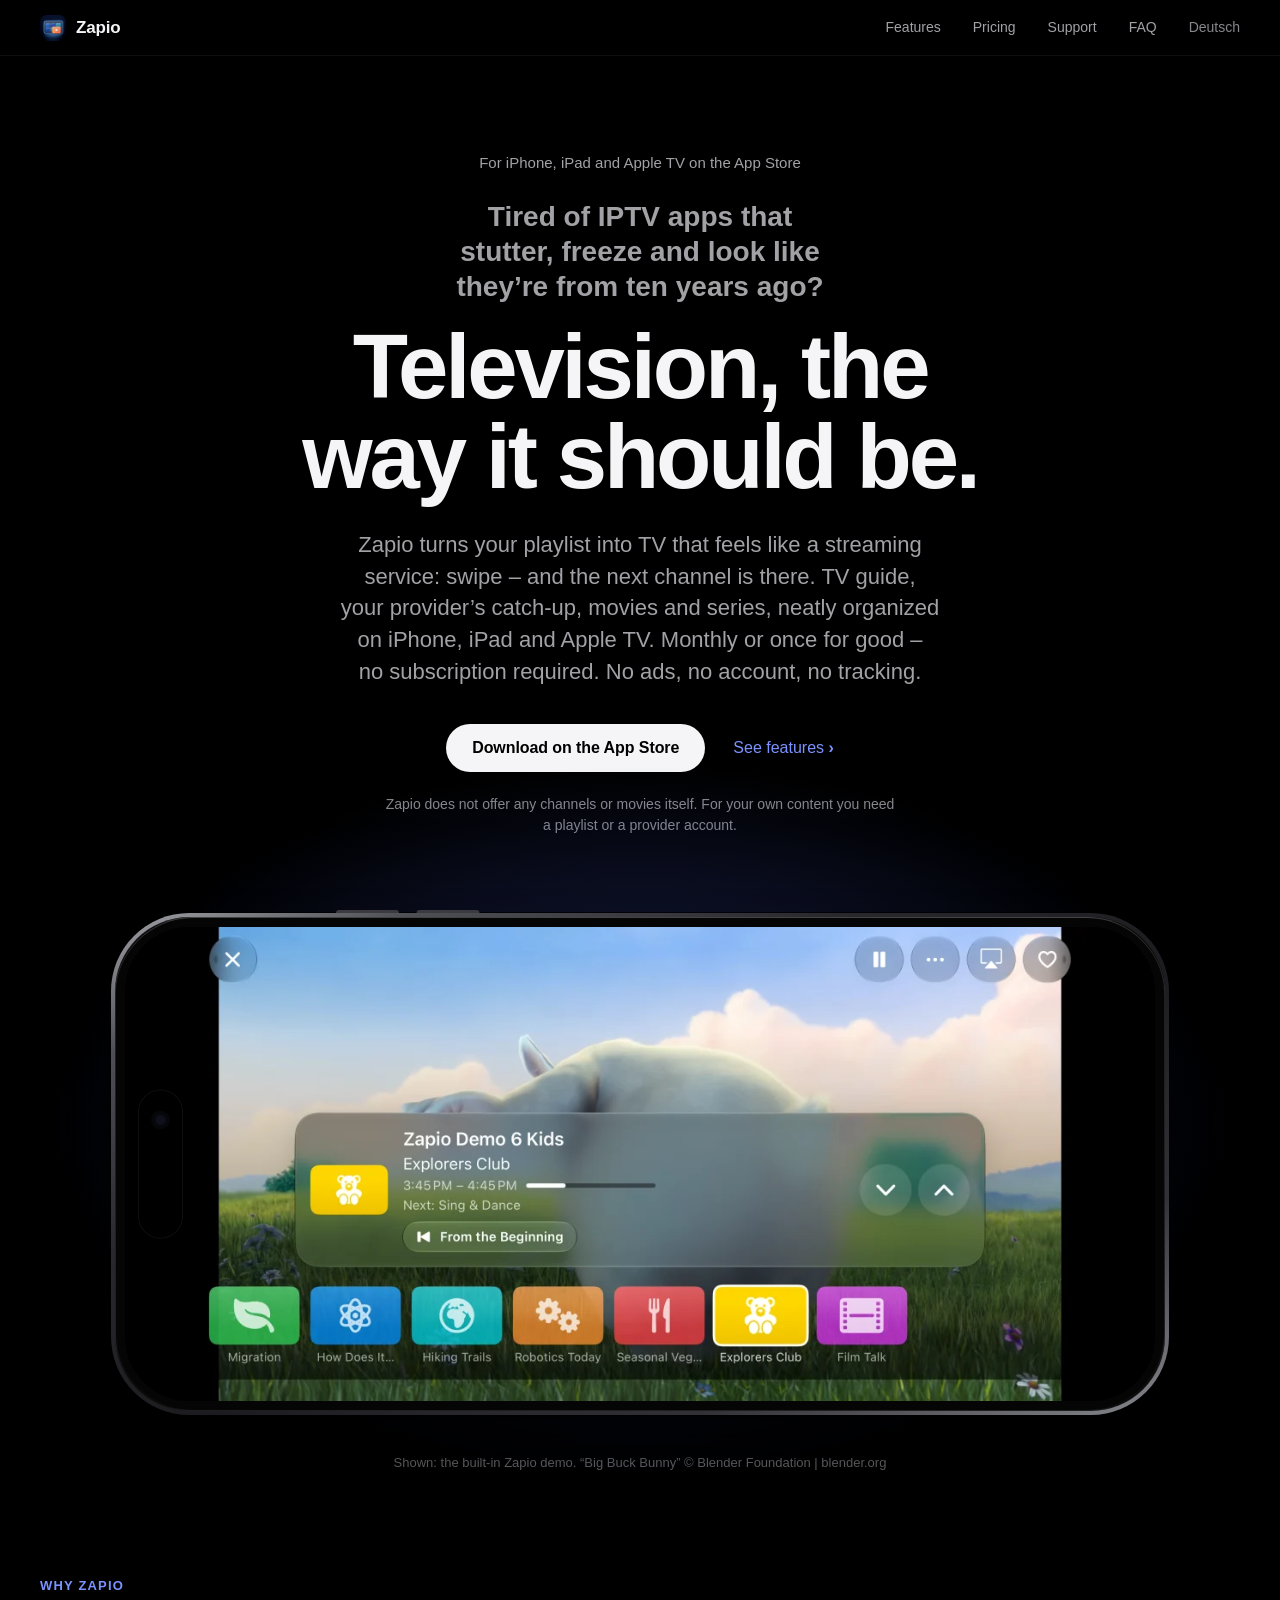
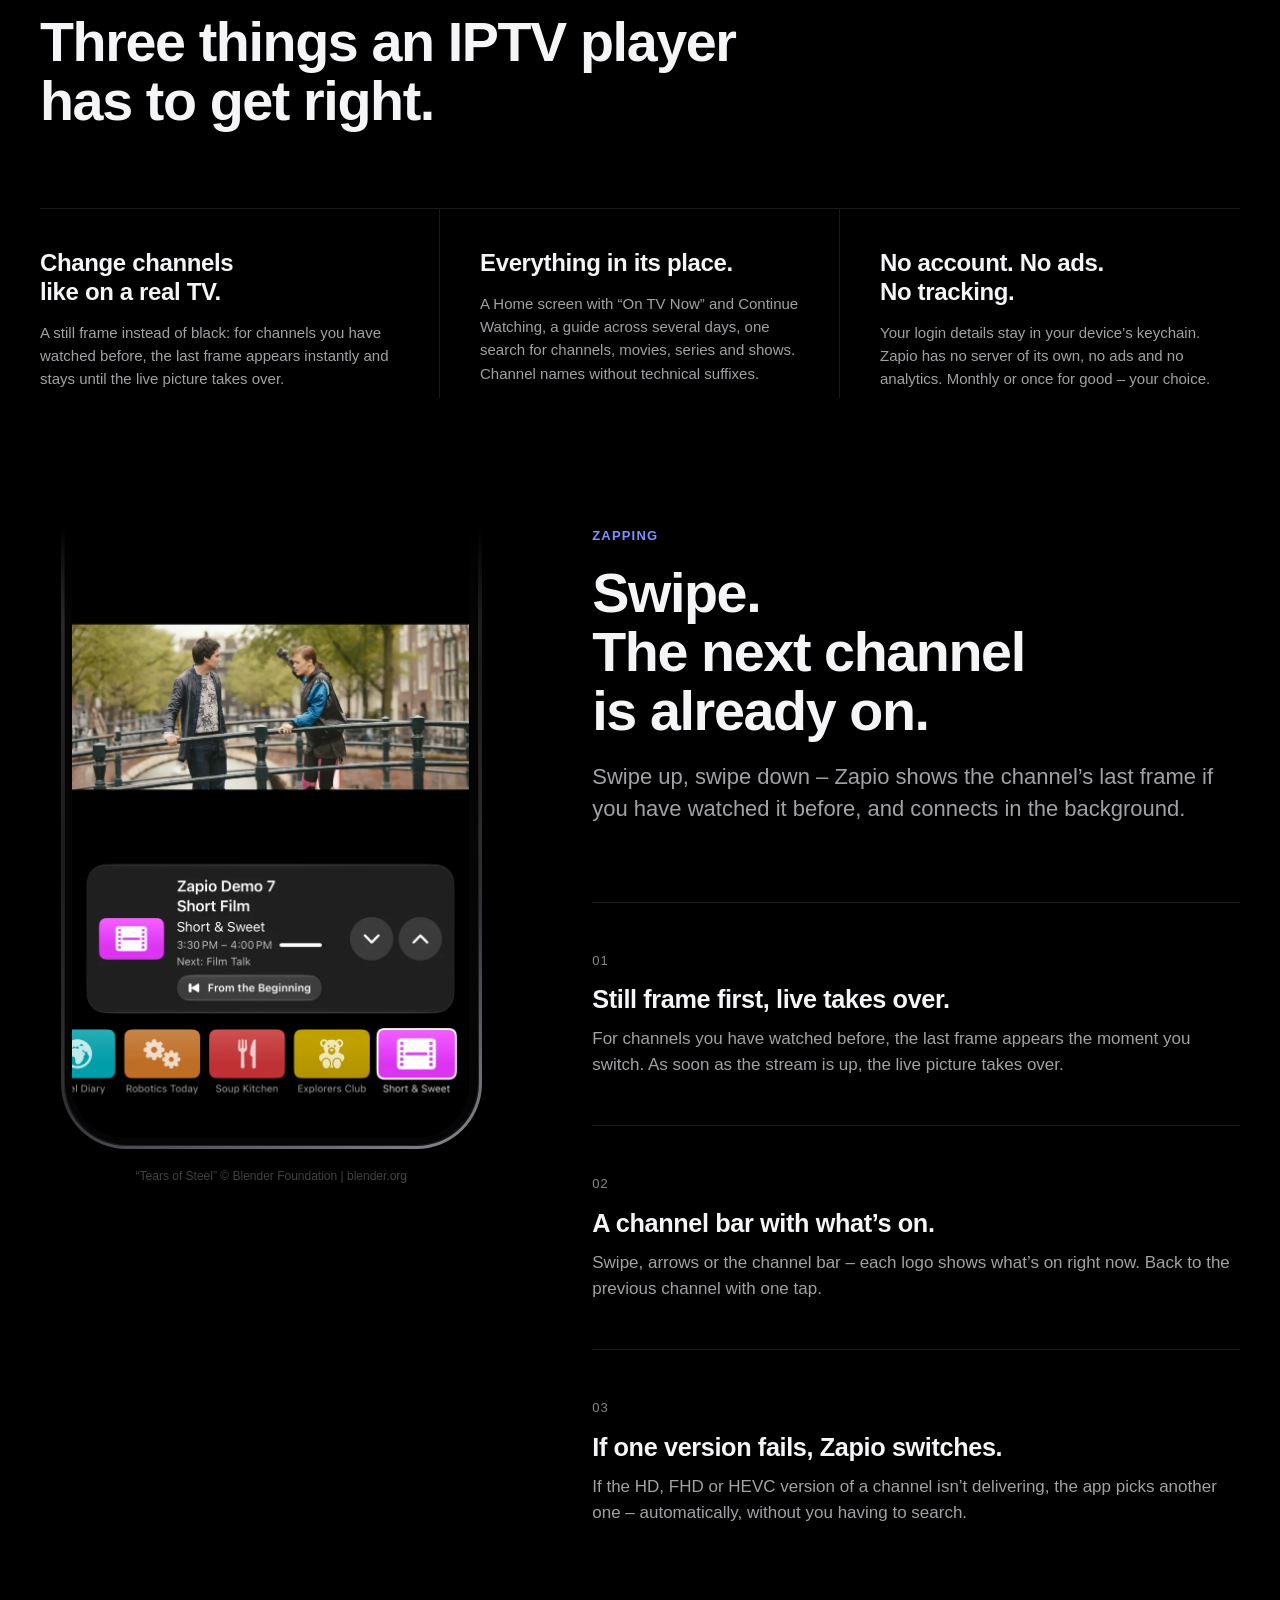
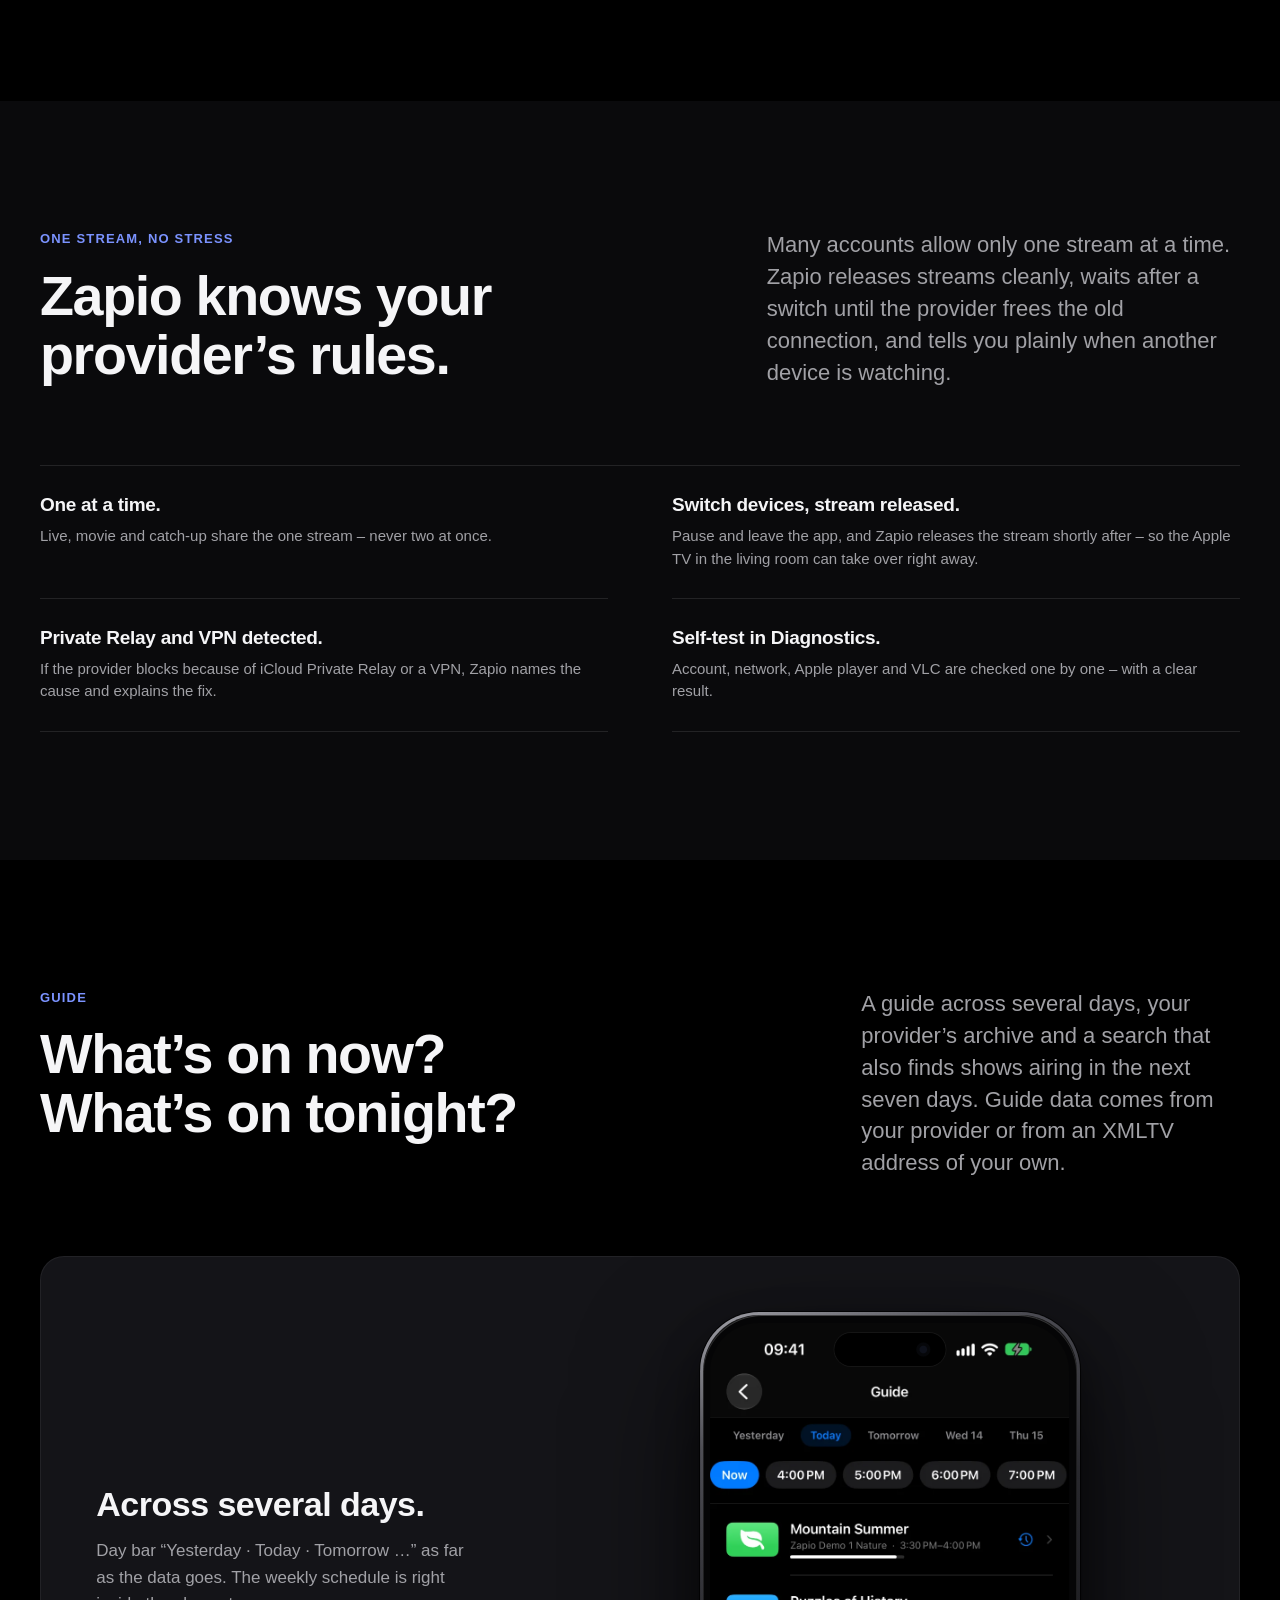
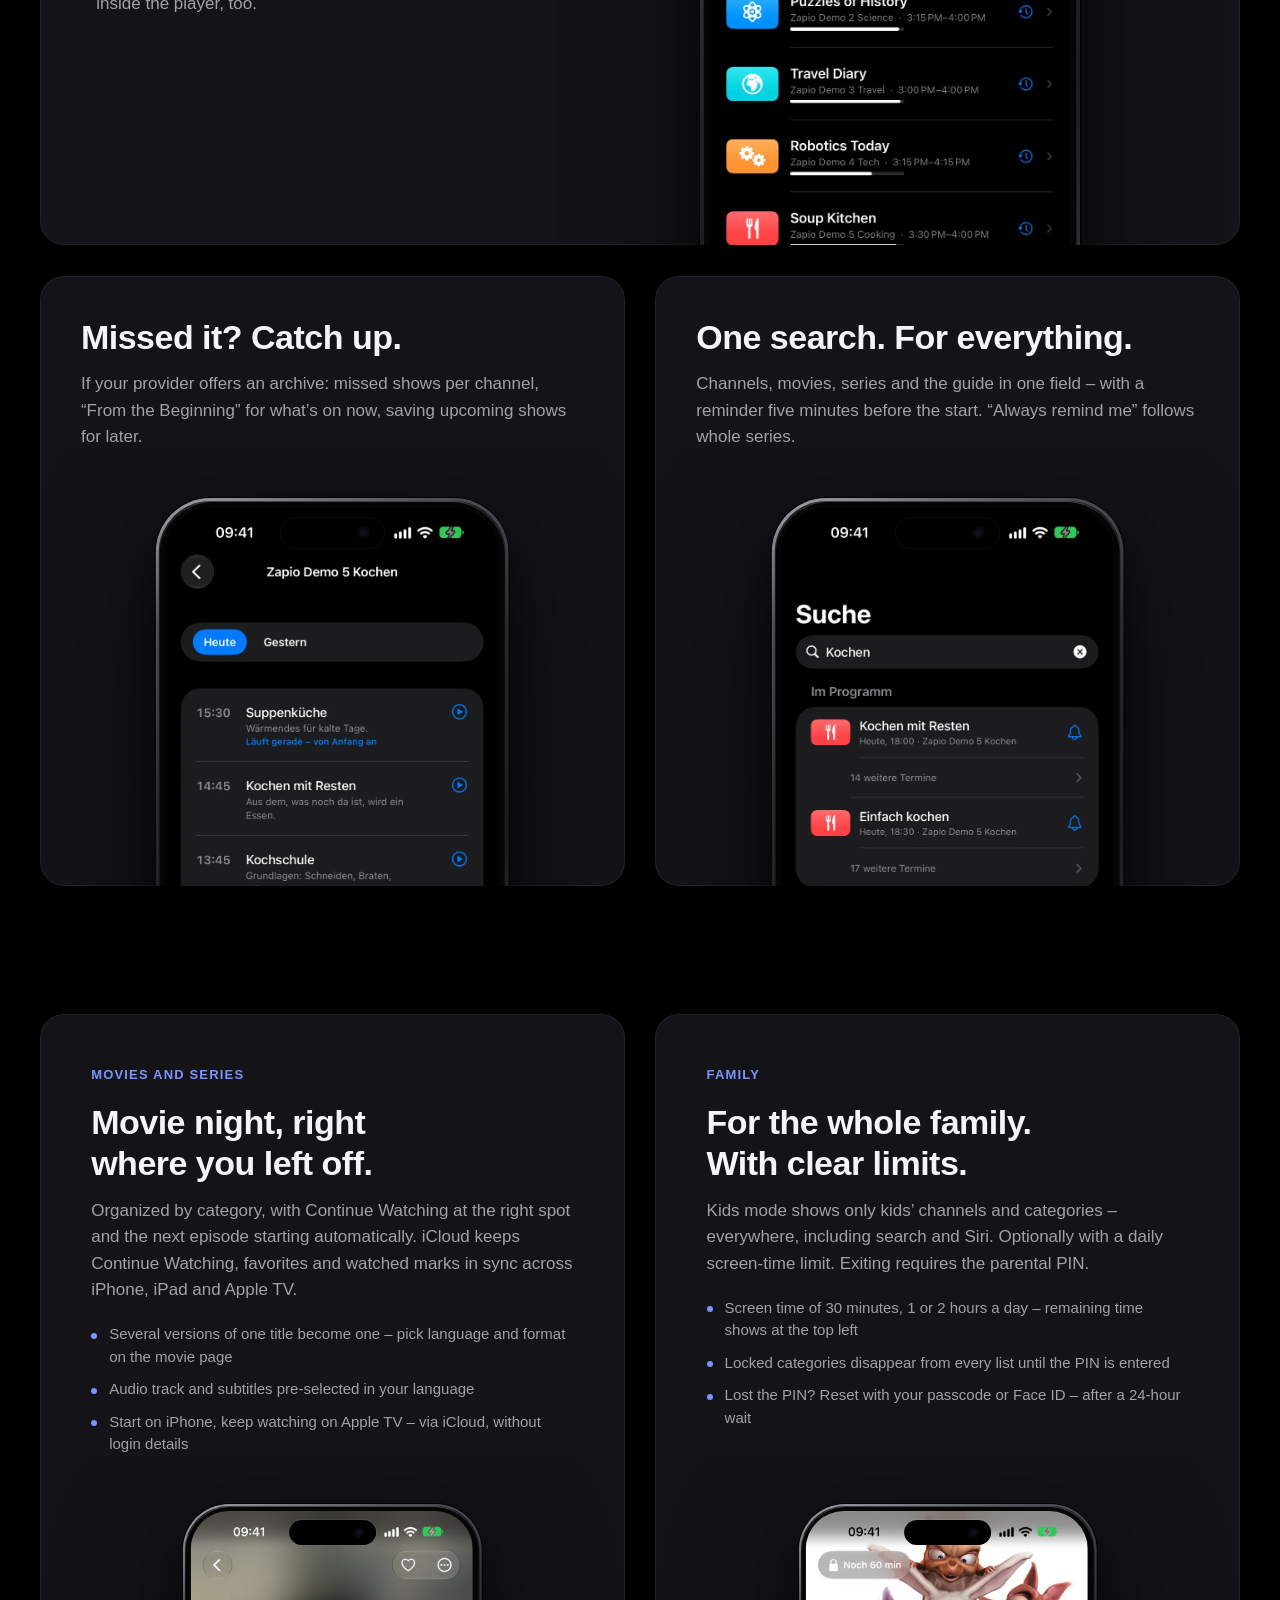
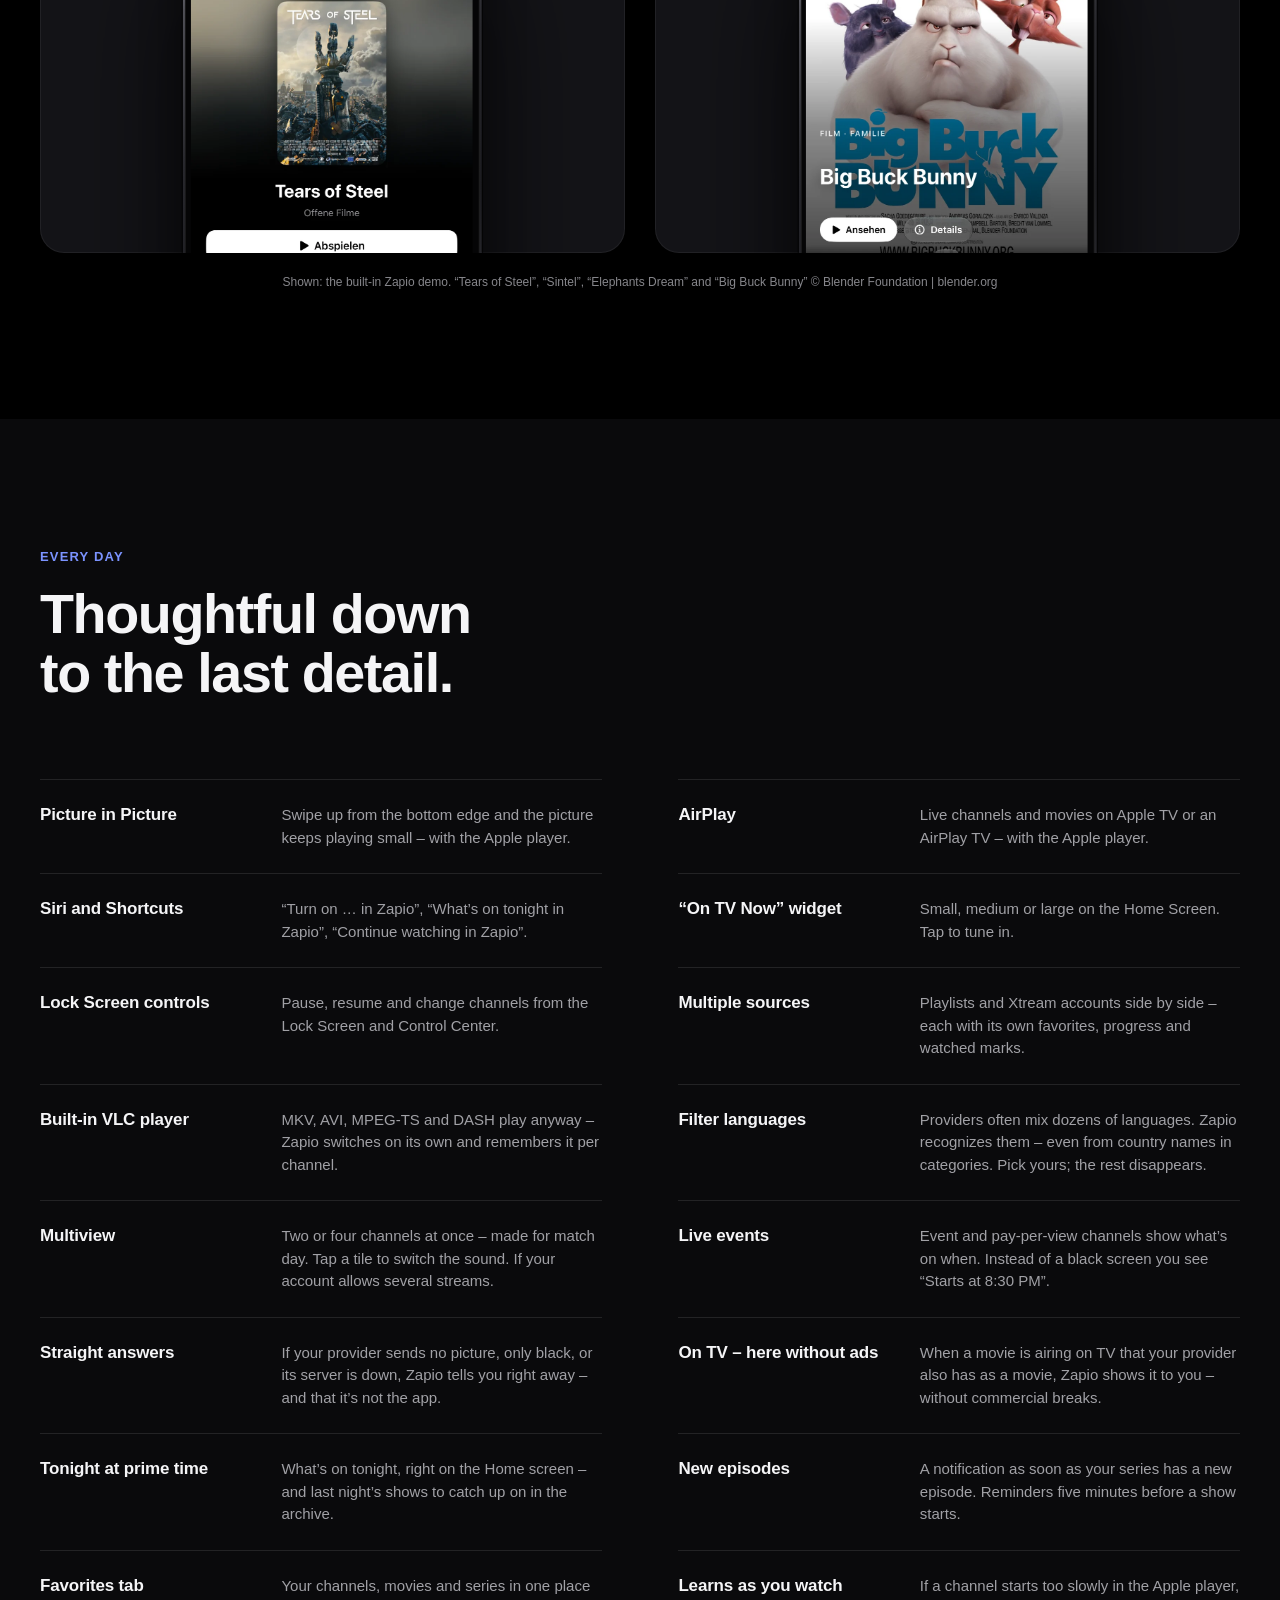
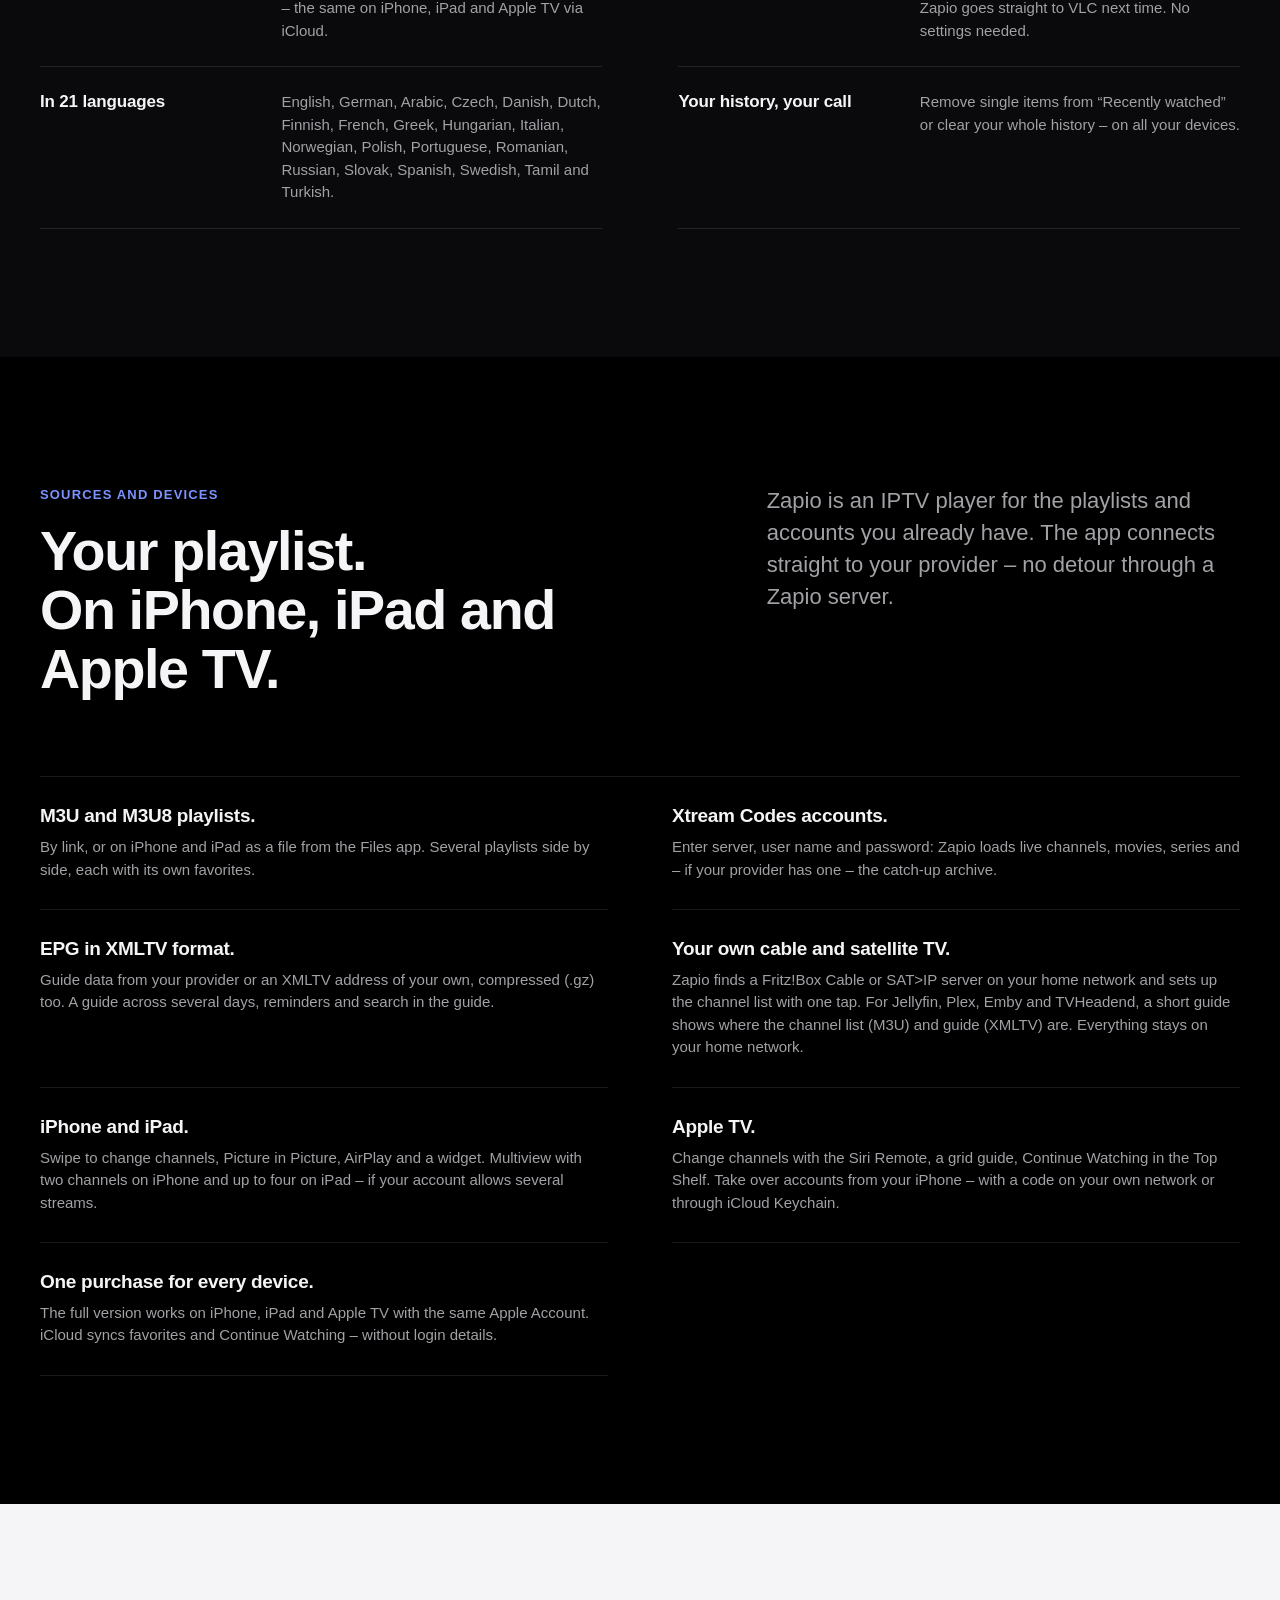
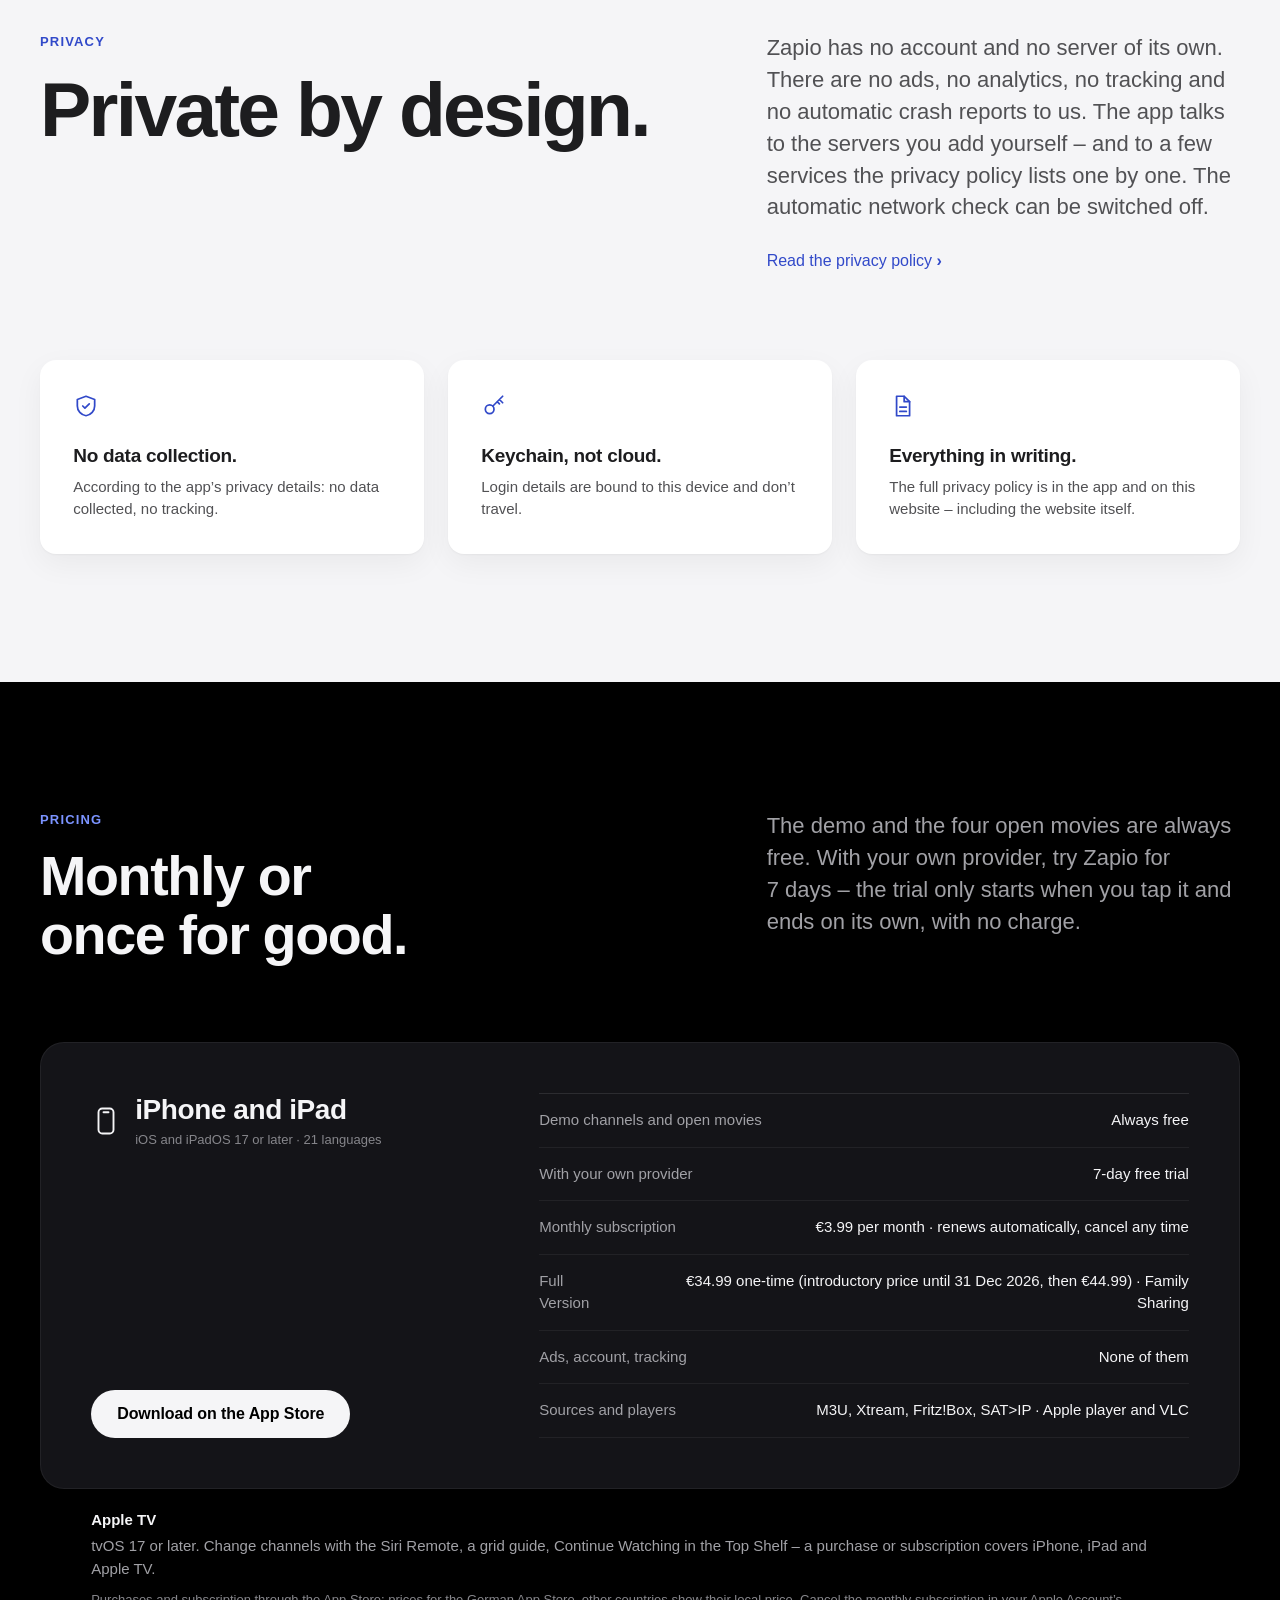
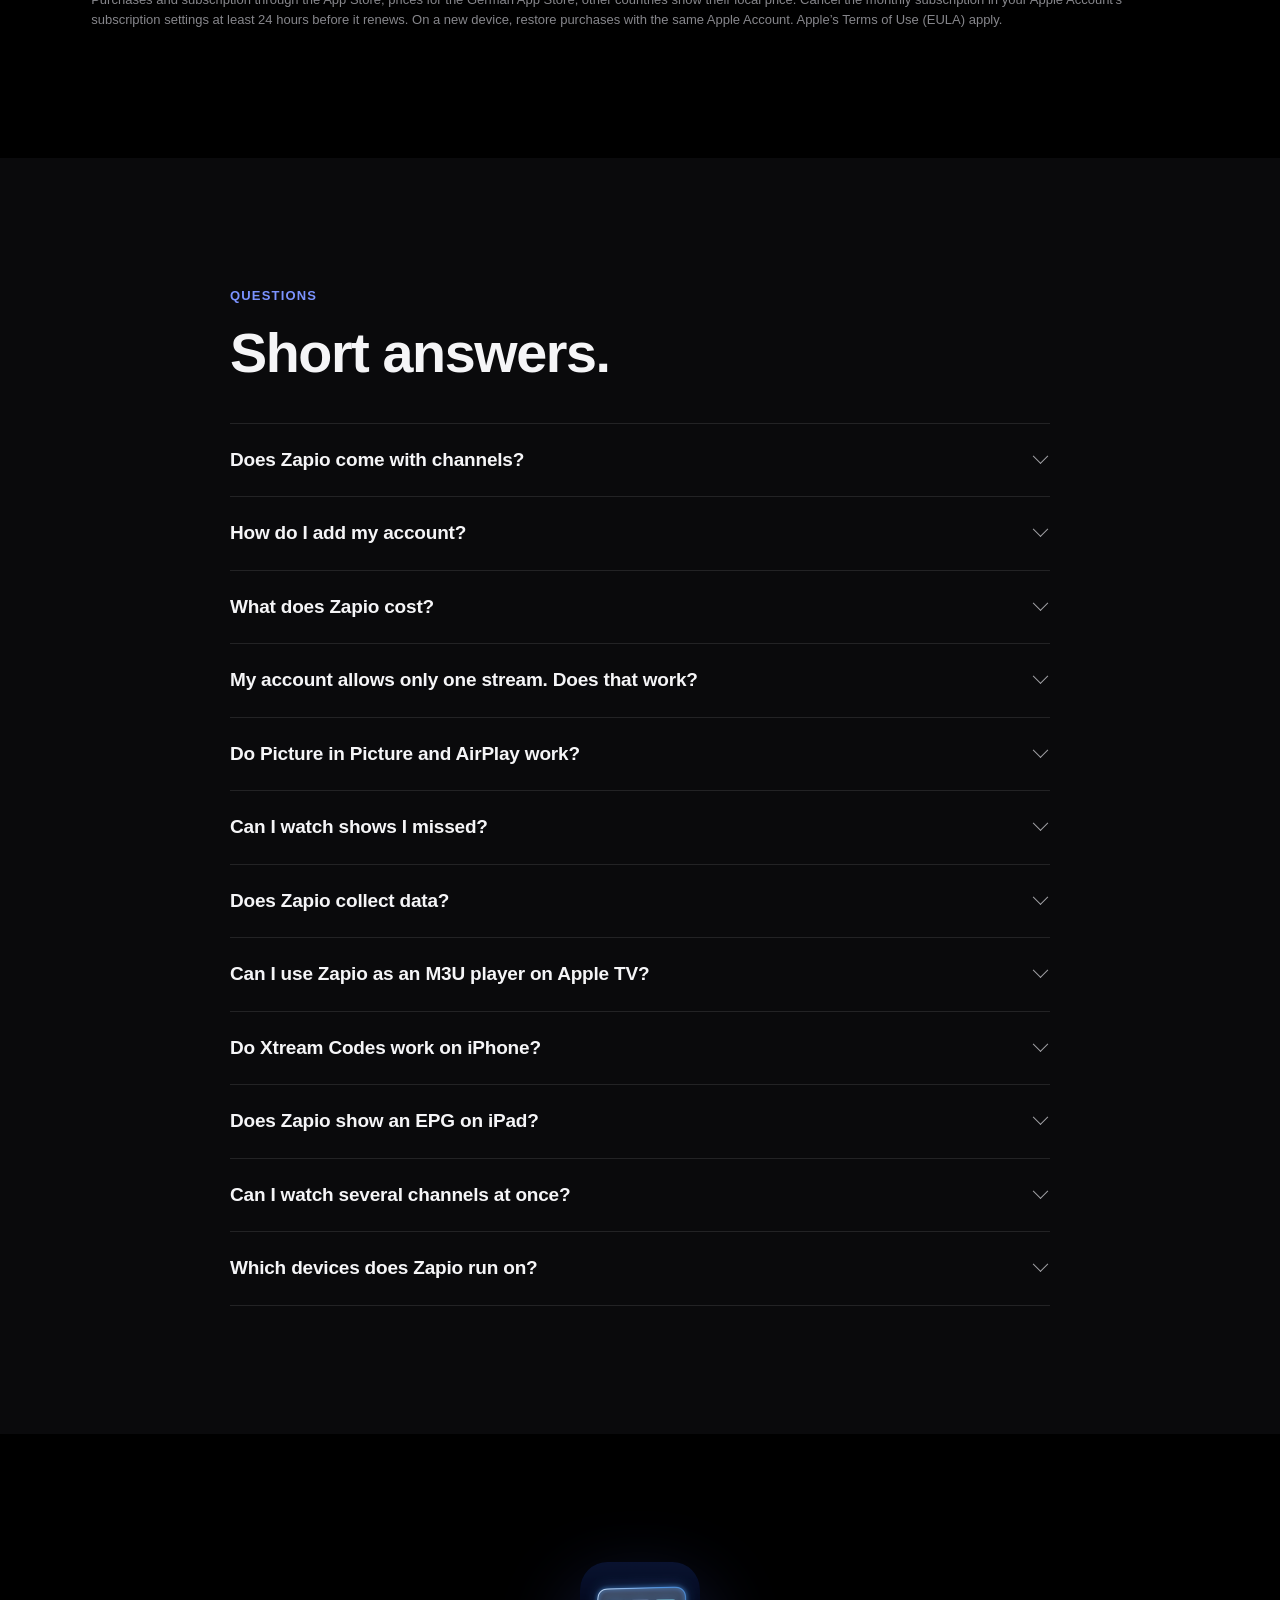
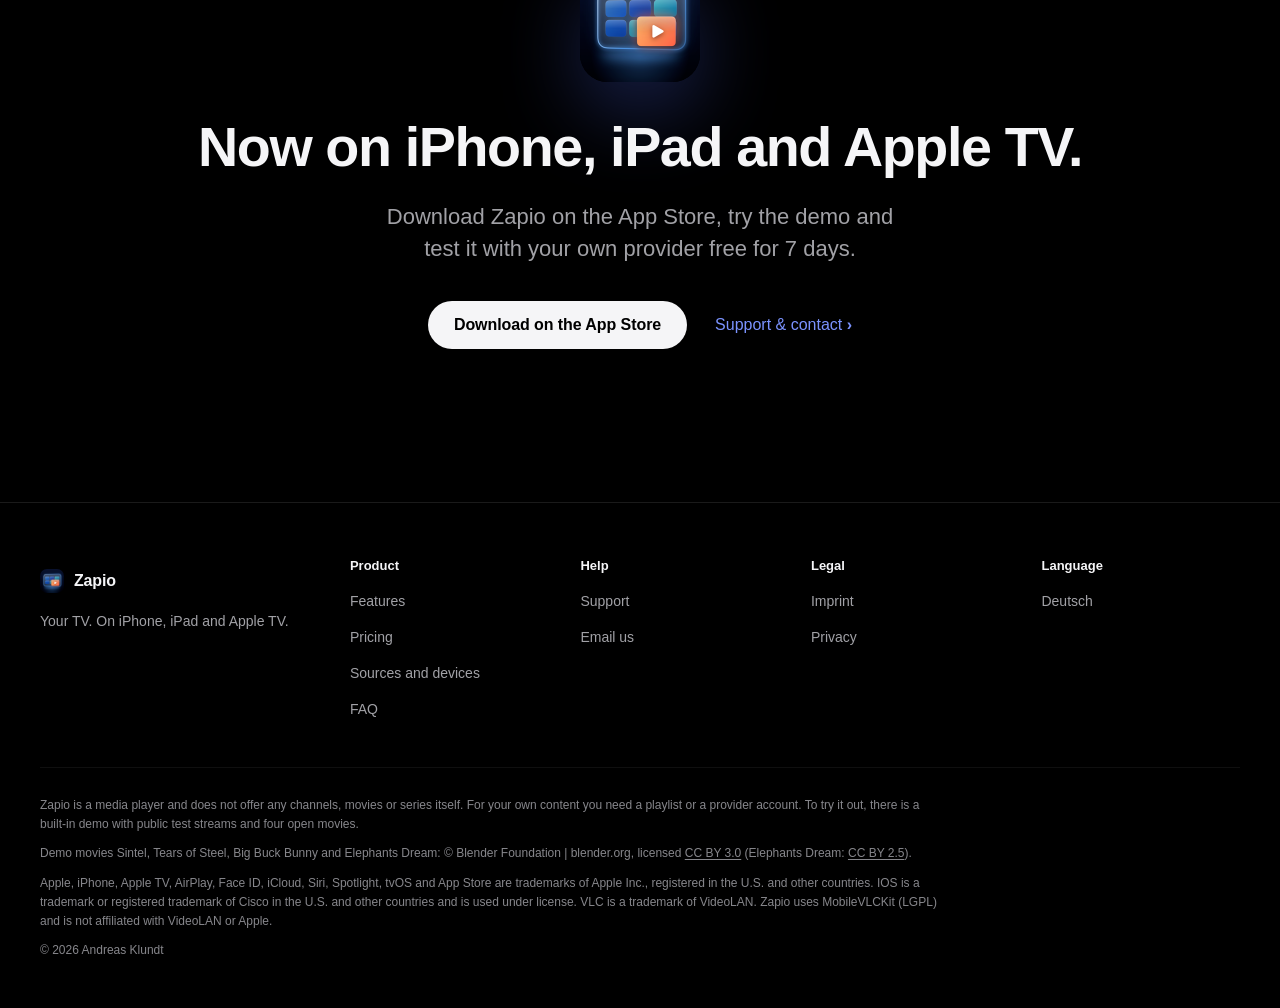
<file: en/index.html>
<!doctype html>
<html lang="en">
<head>
<meta charset="utf-8">
<meta name="viewport" content="width=device-width, initial-scale=1, viewport-fit=cover">
<title>Zapio – IPTV Player for iPhone, iPad and Apple TV</title>
<meta name="description" content="IPTV player for iPhone, iPad and Apple TV: M3U playlists, Xtream Codes, EPG (XMLTV), catch-up and fast zapping. No account, no tracking, no subscription required.">
<meta name="color-scheme" content="dark">
<meta name="theme-color" content="#000000">
<meta name="referrer" content="strict-origin-when-cross-origin">
<link rel="canonical" href="https://zapio-app.github.io/en/">
<link rel="alternate" hreflang="de" href="https://zapio-app.github.io/">
<link rel="alternate" hreflang="en" href="https://zapio-app.github.io/en/">
<link rel="alternate" hreflang="x-default" href="https://zapio-app.github.io/">
<meta property="og:type" content="website">
<meta property="og:site_name" content="Zapio">
<meta property="og:locale" content="en_US">
<meta property="og:locale:alternate" content="de_DE">
<meta property="og:title" content="Zapio – Television, the way it should be.">
<meta property="og:description" content="IPTV player for iPhone, iPad and Apple TV: M3U playlists, Xtream Codes, EPG (XMLTV), catch-up and fast zapping. No account, no tracking, no subscription required.">
<meta property="og:url" content="https://zapio-app.github.io/en/">
<meta property="og:image" content="https://zapio-app.github.io/img/og-en.jpg">
<meta property="og:image:width" content="1200">
<meta property="og:image:height" content="630">
<meta property="og:image:alt" content="Zapio in landscape with the built-in demo: live player with a still from Big Buck Bunny, info card and channel bar">
<meta name="twitter:card" content="summary_large_image">
<meta name="twitter:title" content="Zapio – Television, the way it should be.">
<meta name="twitter:description" content="IPTV player for iPhone, iPad and Apple TV: M3U playlists, Xtream Codes, EPG (XMLTV), catch-up and fast zapping. No account, no tracking, no subscription required.">
<meta name="twitter:image" content="https://zapio-app.github.io/img/og-en.jpg">
<meta name="twitter:image:alt" content="Zapio in landscape with the built-in demo: live player with a still from Big Buck Bunny, info card and channel bar">
<meta name="apple-itunes-app" content="app-id=6822676177">
<link rel="icon" href="../favicon-32.png" sizes="32x32" type="image/png">
<link rel="icon" href="../favicon-64.png" sizes="64x64" type="image/png">
<link rel="apple-touch-icon" href="../apple-touch-icon.png">
<link rel="stylesheet" href="../css/site.css">
<script>(function(d,w){if('IntersectionObserver' in w&&w.matchMedia&&!w.matchMedia('(prefers-reduced-motion: reduce)').matches)d.documentElement.classList.add('js');})(document,window);</script>
<link rel="preload" as="image" type="image/webp" href="../img/hero-en-1200.webp" imagesrcset="../img/hero-en-1200.webp 1200w, ../img/hero-en-2400.webp 2400w" imagesizes="(max-width: 640px) 124vw, min(1240px, 84vw)" fetchpriority="high">
<script type="application/ld+json">{"@context": "https://schema.org", "@graph": [{"@type": "Organization", "name": "Zapio", "founder": {"@type": "Person", "name": "Andreas Klundt"}, "email": "zapio@avinalu.de", "@id": "https://zapio-app.github.io/#org", "url": "https://zapio-app.github.io/", "logo": "https://zapio-app.github.io/icon.png"}, {"@type": "WebSite", "@id": "https://zapio-app.github.io/#website", "url": "https://zapio-app.github.io/", "name": "Zapio", "inLanguage": ["de", "en"], "publisher": {"@id": "https://zapio-app.github.io/#org"}}, {"@type": "SoftwareApplication", "name": "Zapio", "operatingSystem": "iOS 17.0, iPadOS 17.0", "applicationCategory": "MultimediaApplication", "applicationSubCategory": "IPTV Player", "description": "IPTV player for iPhone, iPad and Apple TV: M3U playlists, Xtream Codes, EPG (XMLTV), catch-up and fast zapping. No account, no tracking, no subscription required.", "inLanguage": ["de", "en"], "featureList": ["M3U and M3U8 playlists", "Xtream Codes accounts", "EPG in XMLTV format", "Picture in Picture", "AirPlay", "Siri and Shortcuts", "“On TV Now” widget", "Lock Screen controls", "Multiple sources", "Built-in VLC player", "Filter languages", "Multiview", "Live events", "Straight answers", "On TV – here without ads", "Tonight at prime time", "New episodes", "Favorites tab", "Learns as you watch", "In 21 languages", "Your history, your call"], "availableOnDevice": "iPhone, iPad", "@id": "https://zapio-app.github.io/#app-ios", "url": "https://zapio-app.github.io/en/", "image": "https://zapio-app.github.io/img/og-en.jpg", "screenshot": ["https://zapio-app.github.io/img/hero-en-1200.jpg", "https://zapio-app.github.io/img/player-en-800.jpg", "https://zapio-app.github.io/img/guide-en-800.jpg"], "publisher": {"@id": "https://zapio-app.github.io/#org"}, "installUrl": "https://apps.apple.com/app/id6822676177", "offers": {"@type": "Offer", "price": "0", "priceCurrency": "EUR", "url": "https://apps.apple.com/app/id6822676177"}}, {"@type": "SoftwareApplication", "name": "Zapio for Apple TV", "operatingSystem": "tvOS 17.0", "applicationCategory": "MultimediaApplication", "applicationSubCategory": "IPTV Player", "description": "IPTV player for iPhone, iPad and Apple TV: M3U playlists, Xtream Codes, EPG (XMLTV), catch-up and fast zapping. No account, no tracking, no subscription required.", "inLanguage": ["de", "en"], "featureList": ["M3U and M3U8 playlists", "Xtream Codes accounts", "EPG in XMLTV format", "Picture in Picture", "AirPlay", "Siri and Shortcuts", "“On TV Now” widget", "Lock Screen controls", "Multiple sources", "Built-in VLC player", "Filter languages", "Multiview", "Live events", "Straight answers", "On TV – here without ads", "Tonight at prime time", "New episodes", "Favorites tab", "Learns as you watch", "In 21 languages", "Your history, your call"], "availableOnDevice": "Apple TV", "@id": "https://zapio-app.github.io/#app-tvos", "url": "https://zapio-app.github.io/en/", "image": "https://zapio-app.github.io/img/og-en.jpg", "publisher": {"@id": "https://zapio-app.github.io/#org"}, "installUrl": "https://apps.apple.com/app/id6822676177", "offers": {"@type": "Offer", "price": "0", "priceCurrency": "EUR", "url": "https://apps.apple.com/app/id6822676177"}}, {"@type": "FAQPage", "mainEntity": [{"@type": "Question", "name": "Does Zapio come with channels?", "acceptedAnswer": {"@type": "Answer", "text": "Only for trying it out. Zapio is a player and does not offer any channels itself. For your own content you need a playlist (M3U) or a provider account (Xtream). The built-in demo has seven made-up channels with public test streams and four open movies."}}, {"@type": "Question", "name": "How do I add my account?", "acceptedAnswer": {"@type": "Answer", "text": "Paste a playlist link or enter server, user name and password – Zapio detects the type. On iPhone and iPad you can also open a playlist file from the Files app. Your login details stay in your device’s keychain."}}, {"@type": "Question", "name": "What does Zapio cost?", "acceptedAnswer": {"@type": "Answer", "text": "The demo is always free. With your provider, you get a 7-day free trial. After that it’s your choice – no subscription required: the monthly subscription at €3.99 per month (renews automatically, cancel any time) or the Full Version as a one-time purchase at €34.99 (introductory price until 31 December 2026, then €44.99) with Family Sharing and all 1.x updates. Prices for the German App Store."}}, {"@type": "Question", "name": "My account allows only one stream. Does that work?", "acceptedAnswer": {"@type": "Answer", "text": "Yes, Zapio is built for that. Live, movie and catch-up share the one connection, and when switching, the app waits until the provider frees the old one. If something is playing on another device, Zapio tells you."}}, {"@type": "Question", "name": "Do Picture in Picture and AirPlay work?", "acceptedAnswer": {"@type": "Answer", "text": "Yes, with the Apple player – that is, live channels (HLS) and movies in MP4. Formats like MKV play through the built-in VLC player, which has no Picture in Picture or AirPlay. If a movie also exists as MP4, Zapio picks that version first."}}, {"@type": "Question", "name": "Can I watch shows I missed?", "acceptedAnswer": {"@type": "Answer", "text": "If your provider offers an archive, yes: missed shows per channel, “From the Beginning” in the player, and upcoming shows can be saved for later. How far back the archive goes is up to the provider."}}, {"@type": "Question", "name": "Does Zapio collect data?", "acceptedAnswer": {"@type": "Answer", "text": "No. No account, no ads, no analytics, no tracking. What you enter stays on your device. The privacy policy lists every server the app contacts. The automatic network check can be switched off."}}, {"@type": "Question", "name": "Can I use Zapio as an M3U player on Apple TV?", "acceptedAnswer": {"@type": "Answer", "text": "Yes. Zapio also runs on Apple TV (tvOS 17 or later). Enter a playlist link or Xtream account there directly, or take it over from your iPhone – with a code on the same network or through iCloud Keychain. One purchase covers iPhone, iPad and Apple TV."}}, {"@type": "Question", "name": "Do Xtream Codes work on iPhone?", "acceptedAnswer": {"@type": "Answer", "text": "Yes. Enter your provider’s server, user name and password – Zapio loads live channels, movies, series, the guide and, if your provider has one, the catch-up archive."}}, {"@type": "Question", "name": "Does Zapio show an EPG on iPad?", "acceptedAnswer": {"@type": "Answer", "text": "Yes. The guide shows your provider’s programme data (XMLTV) across several days – on iPhone, iPad and Apple TV. If the guide is missing or incomplete, add an XMLTV address of your own, compressed (.gz) works too."}}, {"@type": "Question", "name": "Can I watch several channels at once?", "acceptedAnswer": {"@type": "Answer", "text": "Yes, with Multiview: two or four channels on iPad and Apple TV, two on iPhone. Each channel is a stream of its own, so Multiview is only available if your account allows several streams at the same time."}}, {"@type": "Question", "name": "Which devices does Zapio run on?", "acceptedAnswer": {"@type": "Answer", "text": "iPhone and iPad with iOS or iPadOS 17 or later, and Apple TV with tvOS 17 or later – in 21 languages: English, German, Arabic, Czech, Danish, Dutch, Finnish, French, Greek, Hungarian, Italian, Norwegian, Polish, Portuguese, Romanian, Russian, Slovak, Spanish, Swedish, Tamil and Turkish."}}], "@id": "https://zapio-app.github.io/en/#faq"}]}</script>
</head>
<body>
<a class="skip" href="#main">Skip to content</a>
<header class="nav"><div class="wrap wrap-wide">
<a class="brand" href="#main"><img src="../favicon-64.png" width="26" height="26" alt="">Zapio</a>
<nav aria-label="Main navigation"><ul><li class="hide-s"><a href="#funktionen">Features</a></li><li class="hide-s"><a href="#preis">Pricing</a></li><li><a href="../en/support.html">Support</a></li><li class="hide-s"><a href="#faq">FAQ</a></li><li><a class="lang" href="../" lang="de" hreflang="de">Deutsch</a></li></ul></nav>
</div></header>
<main id="main">

<header class="hero">
  <div class="wrap">
    <p class="eyebrow">For iPhone, iPad and Apple&nbsp;TV on the App&nbsp;Store</p>
    <p class="hook">Tired of IPTV apps that stutter, freeze and look like they’re from ten&nbsp;years&nbsp;ago?</p>
    <h1>Television, the way it should be.</h1>
    <p class="lead">Zapio turns your playlist into TV that feels like a streaming service: swipe – and the next channel is there. TV guide, your provider’s catch‑up, movies and series, neatly organized on iPhone, iPad and Apple&nbsp;TV. Monthly or once for good – no subscription required. No ads, no account, no tracking.</p>
    <div class="cta"><a class="btn" href="https://apps.apple.com/app/id6822676177">Download on the App Store</a><a class="link" href="#funktionen">See features</a></div>
    <p class="note">Zapio does not offer any channels or movies itself. For your own content you need a playlist or a provider account.</p>
  </div>
  <div class="stage"><div class="frame-land"><picture><source type="image/webp" srcset="../img/hero-en-1200.webp 1200w, ../img/hero-en-2400.webp 2400w" sizes="(max-width: 640px) 124vw, min(1240px, 84vw)"><img src="../img/hero-en-1200.jpg" srcset="../img/hero-en-1200.jpg 1200w, ../img/hero-en-2400.jpg 2400w" sizes="(max-width: 640px) 124vw, min(1240px, 84vw)" width="1200" height="552" alt="Zapio in landscape: live player with “Zapio Demo 6 Kids”, a still from Big Buck Bunny, an info card with the current show and a channel bar with seven demo channels" fetchpriority="high"></picture><span class="glint" aria-hidden="true"></span></div></div>
  <div class="wrap"><p class="caption meta">Shown: the built-in Zapio demo. “Big Buck Bunny” © Blender Foundation | blender.org</p></div>
</header>

<section id="funktionen" aria-labelledby="h-why">
  <div class="wrap">
    <div class="sec-head reveal"><p class="kicker">Why Zapio</p><h2 id="h-why">Three things an IPTV&nbsp;player has to get right.</h2></div>
    <ul class="pillars reveal"><li><h3>Change channels like on a real TV.</h3><p>A still frame instead of black: for channels you have watched before, the last frame appears instantly and stays until the live picture takes over.</p></li><li><h3>Everything in its place.</h3><p>A Home screen with “On TV Now” and Continue Watching, a guide across several days, one search for channels, movies, series and shows. Channel names without technical suffixes.</p></li><li><h3>No account. No ads.<br>No tracking.</h3><p>Your login details stay in your device’s keychain. Zapio has no server of its own, no ads and no analytics. Monthly or once for good – your choice.</p></li></ul>
  </div>
</section>

<section aria-labelledby="h-zap" style="padding-top:0">
  <div class="wrap chapter">
    <div class="sec-head reveal"><p class="kicker">Zapping</p><h2 id="h-zap">Swipe.<br>The next channel is&nbsp;already&nbsp;on.</h2><p class="lead">Swipe up, swipe down – Zapio shows the channel’s last frame if you have watched it before, and connects in the background.</p></div>
    <div class="media"><div class="zapcrop"><div class="frame zap"><picture><source type="image/webp" srcset="../img/player-en-400.webp 400w, ../img/player-en-800.webp 800w" sizes="(max-width: 860px) 340px, 420px"><img src="../img/player-en-400.jpg" srcset="../img/player-en-400.jpg 400w, ../img/player-en-800.jpg 800w" sizes="(max-width: 860px) 340px, 420px" width="400" height="869" alt="Zapio player in portrait: a still from Tears of Steel, info card “Zapio Demo 7 Short Film – Short &amp; Sweet” with progress and “From the Beginning”, the channel bar below"></picture></div></div><p class="meta shot-credit">“Tears of Steel” © Blender Foundation | blender.org</p></div>
    <ol class="steps"><li class="reveal"><span class="n">01</span><h3>Still frame first, live takes over.</h3><p>For channels you have watched before, the last frame appears the moment you switch. As soon as the stream is up, the live picture takes over.</p></li><li class="reveal"><span class="n">02</span><h3>A channel bar with what’s on.</h3><p>Swipe, arrows or the channel bar – each logo shows what’s on right now. Back to the previous channel with one tap.</p></li><li class="reveal"><span class="n">03</span><h3>If one version fails, Zapio switches.</h3><p>If the HD, FHD or HEVC version of a channel isn’t delivering, the app picks another one – automatically, without you having to search.</p></li></ol>
  </div>
</section>

<section class="band" aria-labelledby="h-stream">
  <div class="wrap">
    <div class="split reveal"><div><p class="kicker">One stream, no stress</p><h2 id="h-stream">Zapio knows your provider’s rules.</h2></div><p class="lead">Many accounts allow only one stream at a time. Zapio releases streams cleanly, waits after a switch until the provider frees the old connection, and tells you plainly when another device is watching.</p></div>
    <ul class="facts reveal"><li><h3>One at a time.</h3><p>Live, movie and catch-up share the one stream – never two at once.</p></li><li><h3>Switch devices, stream released.</h3><p>Pause and leave the app, and Zapio releases the stream shortly after – so the Apple TV in the living room can take over right away.</p></li><li><h3>Private Relay and VPN detected.</h3><p>If the provider blocks because of iCloud Private Relay or a VPN, Zapio names the cause and explains the fix.</p></li><li><h3>Self-test in Diagnostics.</h3><p>Account, network, Apple player and VLC are checked one by one – with a clear result.</p></li></ul>
  </div>
</section>

<section aria-labelledby="h-prog">
  <div class="wrap wrap-wide">
    <div class="split wide reveal"><div><p class="kicker">Guide</p><h2 id="h-prog">What’s on now?<br>What’s on tonight?</h2></div><p class="lead">A guide across several days, your provider’s archive and a search that also finds shows airing in the next seven days. Guide data comes from your provider or from an XMLTV address of your own.</p></div>
    <div class="cards" tabindex="0" role="region" aria-label="Guide, catch-up and search – cards to browse"><article class="card reveal"><div class="txt"><h3>Across several days.</h3><p>Day bar “Yesterday · Today · Tomorrow …” as far as the data goes. The weekly schedule is right inside the player, too.</p></div><div class="shot"><div class="frame"><picture><source type="image/webp" srcset="../img/guide-en-400.webp 400w, ../img/guide-en-800.webp 800w" sizes="(max-width: 860px) 340px, 420px"><img src="../img/guide-en-400.jpg" srcset="../img/guide-en-400.jpg 400w, ../img/guide-en-800.jpg 800w" sizes="(max-width: 860px) 340px, 420px" width="400" height="869" alt="Guide with the day bar Yesterday, Today, Tomorrow and a time bar; seven demo channels with the current show and progress"></picture></div></div></article><article class="card reveal"><div class="txt"><h3>Missed it? Catch up.</h3><p>If your provider offers an archive: missed shows per channel, “From the Beginning” for what’s on now, saving upcoming shows for later.</p></div><div class="shot"><div class="frame"><picture><source type="image/webp" srcset="../img/archive-400.webp 400w, ../img/archive-800.webp 800w" sizes="(max-width: 860px) 340px, 420px"><img src="../img/archive-400.jpg" srcset="../img/archive-400.jpg 400w, ../img/archive-800.jpg 800w" sizes="(max-width: 860px) 340px, 420px" width="400" height="869" alt="Archive of “Zapio Demo 5 Cooking” (German interface): past shows with play icons, the current one with “on now – from the beginning”"></picture></div></div></article><article class="card reveal"><div class="txt"><h3>One search. For everything.</h3><p>Channels, movies, series and the guide in one field – with a reminder five minutes before the start. “Always remind me” follows whole series.</p></div><div class="shot"><div class="frame"><picture><source type="image/webp" srcset="../img/search-400.webp 400w, ../img/search-800.webp 800w" sizes="(max-width: 860px) 340px, 420px"><img src="../img/search-400.jpg" srcset="../img/search-400.jpg 400w, ../img/search-800.jpg 800w" sizes="(max-width: 860px) 340px, 420px" width="400" height="869" alt="Search for “Kochen” (German interface): guide results with a reminder bell and further airings, plus the live channel Zapio Demo 5"></picture></div></div></article></div>
    <div class="pager" hidden><button type="button" class="arrow prev" aria-label="Previous card"><svg viewBox="0 0 24 24" aria-hidden="true"><path d="m15 5-7 7 7 7"/></svg></button><div class="dots"></div><button type="button" class="arrow next" aria-label="Next card"><svg viewBox="0 0 24 24" aria-hidden="true"><path d="m9 5 7 7-7 7"/></svg></button></div>
  </div>
</section>

<section aria-labelledby="h-pair" style="padding-top:0">
  <div class="wrap wrap-wide">
    <h2 id="h-pair" class="sr">Movies and family</h2>
    <div class="pair"><article class="card reveal"><div class="txt"><p class="kicker">Movies and series</p><h3>Movie night, right where you left off.</h3><p>Organized by category, with Continue Watching at the right spot and the next episode starting automatically. iCloud keeps Continue Watching, favorites and watched marks in sync across iPhone, iPad and Apple TV.</p><ul><li>Several versions of one title become one – pick language and format on the movie page</li><li>Audio track and subtitles pre-selected in your language</li><li>Start on iPhone, keep watching on Apple TV – via iCloud, without login details</li></ul></div><div class="shot"><div class="frame"><picture><source type="image/webp" srcset="../img/movie-400.webp 400w, ../img/movie-800.webp 800w" sizes="(max-width: 860px) 340px, 420px"><img src="../img/movie-400.jpg" srcset="../img/movie-400.jpg 400w, ../img/movie-800.jpg 800w" sizes="(max-width: 860px) 340px, 420px" width="400" height="869" alt="Movie page for “Tears of Steel” (German interface) with poster, play button and more open movies"></picture></div></div></article><article class="card reveal"><div class="txt"><p class="kicker">Family</p><h3>For the whole family.<br>With&nbsp;clear&nbsp;limits.</h3><p>Kids mode shows only kids’ channels and categories – everywhere, including search and Siri. Optionally with a daily screen-time limit. Exiting requires the parental PIN.</p><ul><li>Screen time of 30 minutes, 1 or 2 hours a day – remaining time shows at the top left</li><li>Locked categories disappear from every list until the PIN is entered</li><li>Lost the PIN? Reset with your passcode or Face&nbsp;ID – after a 24‑hour wait</li></ul></div><div class="shot"><div class="frame"><picture><source type="image/webp" srcset="../img/kids-400.webp 400w, ../img/kids-800.webp 800w" sizes="(max-width: 860px) 340px, 420px"><img src="../img/kids-400.jpg" srcset="../img/kids-400.jpg 400w, ../img/kids-800.jpg 800w" sizes="(max-width: 860px) 340px, 420px" width="400" height="869" alt="Kids mode (German interface): Home screen with “60 min left”, Big Buck Bunny and “On TV Now” showing only Zapio Demo 6"></picture></div></div></article></div>
    <p class="meta shot-credit">Shown: the built-in Zapio demo. “Tears of Steel”, “Sintel”, “Elephants Dream” and “Big Buck Bunny” © Blender Foundation | blender.org</p>
  </div>
</section>

<section class="band" aria-labelledby="h-details">
  <div class="wrap wrap-wide">
    <div class="sec-head reveal"><p class="kicker">Every day</p><h2 id="h-details">Thoughtful down to the last detail.</h2></div>
    <ul class="list reveal"><li><h3>Picture in Picture</h3><p>Swipe up from the bottom edge and the picture keeps playing small – with the Apple player.</p></li><li><h3>AirPlay</h3><p>Live channels and movies on Apple TV or an AirPlay TV – with the Apple player.</p></li><li><h3>Siri and Shortcuts</h3><p>“Turn on … in Zapio”, “What’s on tonight in Zapio”, “Continue watching in Zapio”.</p></li><li><h3>“On TV Now” widget</h3><p>Small, medium or large on the Home Screen. Tap to tune in.</p></li><li><h3>Lock Screen controls</h3><p>Pause, resume and change channels from the Lock Screen and Control Center.</p></li><li><h3>Multiple sources</h3><p>Playlists and Xtream accounts side by side – each with its own favorites, progress and watched marks.</p></li><li><h3>Built-in VLC player</h3><p>MKV, AVI, MPEG‑TS and DASH play anyway – Zapio switches on its own and remembers it per channel.</p></li><li><h3>Filter languages</h3><p>Providers often mix dozens of languages. Zapio recognizes them – even from country names in categories. Pick yours; the rest disappears.</p></li><li><h3>Multiview</h3><p>Two or four channels at once – made for match day. Tap a tile to switch the sound. If your account allows several streams.</p></li><li><h3>Live events</h3><p>Event and pay‑per‑view channels show what’s on when. Instead of a black screen you see “Starts at 8:30 PM”.</p></li><li><h3>Straight answers</h3><p>If your provider sends no picture, only black, or its server is down, Zapio tells you right away – and that it’s not the app.</p></li><li><h3>On TV – here without ads</h3><p>When a movie is airing on TV that your provider also has as a movie, Zapio shows it to you – without commercial breaks.</p></li><li><h3>Tonight at prime time</h3><p>What’s on tonight, right on the Home screen – and last night’s shows to catch up on in the archive.</p></li><li><h3>New episodes</h3><p>A notification as soon as your series has a new episode. Reminders five minutes before a show starts.</p></li><li><h3>Favorites tab</h3><p>Your channels, movies and series in one place – the same on iPhone, iPad and Apple&nbsp;TV via iCloud.</p></li><li><h3>Learns as you watch</h3><p>If a channel starts too slowly in the Apple player, Zapio goes straight to VLC next time. No settings needed.</p></li><li><h3>In 21 languages</h3><p>English, German, Arabic, Czech, Danish, Dutch, Finnish, French, Greek, Hungarian, Italian, Norwegian, Polish, Portuguese, Romanian, Russian, Slovak, Spanish, Swedish, Tamil and Turkish.</p></li><li><h3>Your history, your call</h3><p>Remove single items from “Recently watched” or clear your whole history – on all your devices.</p></li></ul>
  </div>
</section>

<section id="quellen" aria-labelledby="h-src">
  <div class="wrap">
    <div class="split reveal"><div><p class="kicker">Sources and devices</p><h2 id="h-src">Your playlist.<br>On iPhone, iPad and Apple&nbsp;TV.</h2></div><p class="lead">Zapio is an IPTV player for the playlists and accounts you already have. The app connects straight to your provider – no detour through a Zapio server.</p></div>
    <ul class="facts reveal"><li><h3>M3U and M3U8 playlists.</h3><p>By link, or on iPhone and iPad as a file from the Files app. Several playlists side by side, each with its own favorites.</p></li><li><h3>Xtream Codes accounts.</h3><p>Enter server, user name and password: Zapio loads live channels, movies, series and – if your provider has one – the catch-up archive.</p></li><li><h3>EPG in XMLTV format.</h3><p>Guide data from your provider or an XMLTV address of your own, compressed (.gz) too. A guide across several days, reminders and search in the guide.</p></li><li><h3>Your own cable and satellite TV.</h3><p>Zapio finds a Fritz!Box Cable or SAT>IP server on your home network and sets up the channel list with one tap. For Jellyfin, Plex, Emby and TVHeadend, a short guide shows where the channel list (M3U) and guide (XMLTV) are. Everything stays on your home network.</p></li><li><h3>iPhone and iPad.</h3><p>Swipe to change channels, Picture in Picture, AirPlay and a widget. Multiview with two channels on iPhone and up to four on iPad – if your account allows several streams.</p></li><li><h3>Apple&nbsp;TV.</h3><p>Change channels with the Siri Remote, a grid guide, Continue Watching in the Top Shelf. Take over accounts from your iPhone – with a code on your own network or through iCloud Keychain.</p></li><li><h3>One purchase for every device.</h3><p>The full version works on iPhone, iPad and Apple&nbsp;TV with the same Apple Account. iCloud syncs favorites and Continue Watching – without login details.</p></li></ul>
  </div>
</section>

<section class="light" aria-labelledby="h-priv">
  <div class="wrap">
    <div class="split reveal"><div><p class="kicker">Privacy</p><h2 id="h-priv">Private by design.</h2></div>
      <div><p class="lead">Zapio has no account and no server of its own. There are no ads, no analytics, no tracking and no automatic crash reports to us. The app talks to the servers you add yourself – and to a few services the privacy policy lists one by one. The automatic network check can be switched off.</p><p style="margin-top:16px"><a class="link" href="privacy.html">Read the privacy policy</a></p></div></div>
    <ul class="trust reveal"><li><svg viewBox="0 0 24 24" aria-hidden="true"><path d="M12 3 4 6v6c0 4.5 3.4 8.3 8 9 4.6-.7 8-4.5 8-9V6l-8-3z"/><path d="m9 12 2 2 4-4"/></svg><h3>No data collection.</h3><p>According to the app’s privacy details: no data collected, no tracking.</p></li><li><svg viewBox="0 0 24 24" aria-hidden="true"><circle cx="8" cy="15" r="4"/><path d="m11 12 9-9M17 6l3 3M15 8l2 2"/></svg><h3>Keychain, not cloud.</h3><p>Login details are bound to this device and don’t travel.</p></li><li><svg viewBox="0 0 24 24" aria-hidden="true"><path d="M7 3h7l5 5v13H7z"/><path d="M14 3v5h5M10 13h6M10 17h6"/></svg><h3>Everything in writing.</h3><p>The full privacy policy is in the app and on this website – including the website itself.</p></li></ul>
  </div>
</section>

<section id="preis" aria-labelledby="h-price">
  <div class="wrap">
    <div class="split reveal"><div><p class="kicker">Pricing</p><h2 id="h-price">Monthly or<br>once for good.</h2></div><p class="lead">The demo and the four open movies are always free. With your own provider, try Zapio for 7&nbsp;days – the trial only starts when you tap it and ends on its own, with no charge.</p></div>
    <article class="plan reveal">
      <div class="head"><div class="platform"><svg viewBox="0 0 24 24" aria-hidden="true"><rect x="6" y="2" width="12" height="20" rx="3"/><path d="M10 5h4"/></svg><div><h3>iPhone and iPad</h3><span>iOS and iPadOS&nbsp;17 or later · 21&nbsp;languages</span></div></div><a class="btn" href="https://apps.apple.com/app/id6822676177">Download on the App Store</a></div>
      <dl><div><dt>Demo channels and open movies</dt><dd>Always free</dd></div><div><dt>With your own provider</dt><dd>7‑day free trial</dd></div><div><dt>Monthly subscription</dt><dd>€3.99 per month · renews automatically, cancel any time</dd></div><div><dt>Full Version</dt><dd>€34.99 one-time (introductory price until 31 Dec 2026, then €44.99) · Family Sharing</dd></div><div><dt>Ads, account, tracking</dt><dd>None of them</dd></div><div><dt>Sources and players</dt><dd>M3U, Xtream, Fritz!Box, SAT>IP · Apple player and VLC</dd></div></dl>
    </article>
    <div class="tvline"><h3>Apple&nbsp;TV</h3><p>tvOS&nbsp;17 or later. Change channels with the Siri Remote, a grid guide, Continue Watching in the Top Shelf – a purchase or subscription covers iPhone, iPad and Apple&nbsp;TV.</p></div>
    <p class="meta plans-foot">Purchases and subscription through the App&nbsp;Store; prices for the German App&nbsp;Store, other countries show their local price. Cancel the monthly subscription in your Apple Account’s subscription settings at least 24&nbsp;hours before it renews. On a new device, restore purchases with the same Apple Account. Apple’s <a href="https://www.apple.com/legal/internet-services/itunes/dev/stdeula/">Terms of Use (EULA)</a> apply.</p>
  </div>
</section>

<section class="band faq" id="faq" aria-labelledby="h-faq">
  <div class="wrap">
    <div class="sec-head reveal"><p class="kicker">Questions</p><h2 id="h-faq">Short answers.</h2></div>
    <div class="faq-list reveal"><details><summary>Does Zapio come with channels?</summary><p>Only for trying it out. Zapio is a player and does not offer any channels itself. For your own content you need a playlist (M3U) or a provider account (Xtream). The built-in demo has seven made-up channels with public test streams and four open movies.</p></details><details><summary>How do I add my account?</summary><p>Paste a playlist link or enter server, user name and password – Zapio detects the type. On iPhone and iPad you can also open a playlist file from the Files app. Your login details stay in your device’s keychain.</p></details><details><summary>What does Zapio cost?</summary><p>The demo is always free. With your provider, you get a 7‑day free trial. After that it’s your choice – no subscription required: the monthly subscription at €3.99 per month (renews automatically, cancel any time) or the Full Version as a one-time purchase at €34.99 (introductory price until 31 December 2026, then €44.99) with Family Sharing and all 1.x updates. Prices for the German App&nbsp;Store.</p></details><details><summary>My account allows only one stream. Does that work?</summary><p>Yes, Zapio is built for that. Live, movie and catch-up share the one connection, and when switching, the app waits until the provider frees the old one. If something is playing on another device, Zapio tells you.</p></details><details><summary>Do Picture in Picture and AirPlay work?</summary><p>Yes, with the Apple player – that is, live channels (HLS) and movies in MP4. Formats like MKV play through the built-in VLC player, which has no Picture in Picture or AirPlay. If a movie also exists as MP4, Zapio picks that version first.</p></details><details><summary>Can I watch shows I missed?</summary><p>If your provider offers an archive, yes: missed shows per channel, “From the Beginning” in the player, and upcoming shows can be saved for later. How far back the archive goes is up to the provider.</p></details><details><summary>Does Zapio collect data?</summary><p>No. No account, no ads, no analytics, no tracking. What you enter stays on your device. The privacy policy lists every server the app contacts. The automatic network check can be switched off.</p></details><details><summary>Can I use Zapio as an M3U player on Apple&nbsp;TV?</summary><p>Yes. Zapio also runs on Apple&nbsp;TV (tvOS&nbsp;17 or later). Enter a playlist link or Xtream account there directly, or take it over from your iPhone – with a code on the same network or through iCloud Keychain. One purchase covers iPhone, iPad and Apple&nbsp;TV.</p></details><details><summary>Do Xtream Codes work on iPhone?</summary><p>Yes. Enter your provider’s server, user name and password – Zapio loads live channels, movies, series, the guide and, if your provider has one, the catch-up archive.</p></details><details><summary>Does Zapio show an EPG on iPad?</summary><p>Yes. The guide shows your provider’s programme data (XMLTV) across several days – on iPhone, iPad and Apple&nbsp;TV. If the guide is missing or incomplete, add an XMLTV address of your own, compressed (.gz) works too.</p></details><details><summary>Can I watch several channels at once?</summary><p>Yes, with Multiview: two or four channels on iPad and Apple&nbsp;TV, two on iPhone. Each channel is a stream of its own, so Multiview is only available if your account allows several streams at the same time.</p></details><details><summary>Which devices does Zapio run on?</summary><p>iPhone and iPad with iOS or iPadOS&nbsp;17 or later, and Apple&nbsp;TV with tvOS&nbsp;17 or later – in 21 languages: English, German, Arabic, Czech, Danish, Dutch, Finnish, French, Greek, Hungarian, Italian, Norwegian, Polish, Portuguese, Romanian, Russian, Slovak, Spanish, Swedish, Tamil and Turkish.</p></details></div>
  </div>
</section>

<section class="closing" aria-labelledby="h-end">
  <div class="wrap reveal">
    <img class="icon" src="../img/icon-240.png" width="120" height="120" alt="">
    <h2 id="h-end">Now on iPhone, iPad and Apple&nbsp;TV.</h2>
    <p class="lead">Download Zapio on the App&nbsp;Store, try the demo and test it with your own provider free for 7&nbsp;days.</p>
    <div class="cta"><a class="btn" href="https://apps.apple.com/app/id6822676177">Download on the App Store</a><a class="link" href="support.html">Support &amp; contact</a></div>
  </div>
</section>
</main>
<footer>
<div class="wrap wrap-wide">
  <div class="top">
    <div class="brandcol"><a class="brand" href="../en/"><img src="../favicon-64.png" width="24" height="24" alt="">Zapio</a><p class="tag">Your TV. On iPhone, iPad and Apple TV.</p></div>
    <nav class="col" aria-label="Product"><h2>Product</h2><a href="#funktionen">Features</a><a href="#preis">Pricing</a><a href="#quellen">Sources and devices</a><a href="#faq">FAQ</a></nav>
    <nav class="col" aria-label="Help"><h2>Help</h2><a href="../en/support.html">Support</a><a href="mailto:zapio@avinalu.de">Email us</a></nav>
    <nav class="col" aria-label="Legal"><h2>Legal</h2><a href="../en/imprint.html">Imprint</a><a href="../en/privacy.html">Privacy</a></nav>
    <nav class="col" aria-label="Language"><h2>Language</h2><a href="../" lang="de" hreflang="de">Deutsch</a></nav>
  </div>
  <div class="legal"><p>Zapio is a media player and does not offer any channels, movies or series itself. For your own content you need a playlist or a provider account. To try it out, there is a built-in demo with public test streams and four open movies.</p><p>Demo movies Sintel, Tears of Steel, Big Buck Bunny and Elephants Dream: © Blender Foundation | blender.org, licensed <a href="https://creativecommons.org/licenses/by/3.0/">CC BY 3.0</a> (Elephants Dream: <a href="https://creativecommons.org/licenses/by/2.5/">CC BY 2.5</a>).</p><p>Apple, iPhone, Apple TV, AirPlay, Face ID, iCloud, Siri, Spotlight, tvOS and App Store are trademarks of Apple Inc., registered in the U.S. and other countries. IOS is a trademark or registered trademark of Cisco in the U.S. and other countries and is used under license. VLC is a trademark of VideoLAN. Zapio uses MobileVLCKit (LGPL) and is not affiliated with VideoLAN or Apple.</p><p>© 2026 Andreas Klundt</p></div>
</div>
</footer>
<script>
(function(){var w=window,d=document,de=d.documentElement;
function all(){d.querySelectorAll('.reveal:not(.in)').forEach(function(el){el.classList.add('in');});}
if(de.classList.contains('js')){
var got=false;
var io=new IntersectionObserver(function(es){got=true;es.forEach(function(e){if(e.isIntersecting){e.target.classList.add('in');io.unobserve(e.target);}});},{rootMargin:'0px 0px -6% 0px',threshold:0});
d.querySelectorAll('.reveal').forEach(function(el){io.observe(el);});
var check=function(){var h=w.innerHeight;d.querySelectorAll('.reveal:not(.in)').forEach(function(el){if(el.getBoundingClientRect().top<h)el.classList.add('in');});};
w.addEventListener('scroll',check,{passive:true});
w.addEventListener('hashchange',all);w.addEventListener('beforeprint',all);w.addEventListener('pageshow',check);
d.addEventListener('click',function(e){var a=e.target.closest&&e.target.closest('a[href*="#"]');if(a)all();});
if(w.location.hash)all();
setTimeout(function(){if(!got)all();else check();},1200);
setTimeout(check,3000);
}
var sc=d.querySelector('.cards'),pg=d.querySelector('.pager');
if(sc&&pg&&sc.children.length>1){
var cards=[].slice.call(sc.children),dots=pg.querySelector('.dots'),prev=pg.querySelector('.prev'),next=pg.querySelector('.next');
var step=function(){return cards[1].offsetLeft-cards[0].offsetLeft;};
var idx=function(){return Math.max(0,Math.min(cards.length-1,Math.round(sc.scrollLeft/step())));};
var smooth=w.matchMedia&&w.matchMedia('(prefers-reduced-motion: reduce)').matches?'auto':'smooth';
var go=function(i){i=Math.max(0,Math.min(cards.length-1,i));sc.scrollTo({left:i*step(),behavior:smooth});};
cards.forEach(function(c,i){var b=d.createElement('button');b.type='button';b.setAttribute('aria-label',(c.querySelector('h3')||{}).textContent||String(i+1));b.addEventListener('click',function(){go(i);});dots.appendChild(b);});
var sync=function(){var i=idx(),end=sc.scrollLeft+sc.clientWidth>=sc.scrollWidth-4;if(end)i=cards.length-1;[].forEach.call(dots.children,function(b,k){b.setAttribute('aria-current',k===i?'true':'false');});prev.disabled=sc.scrollLeft<4;next.disabled=end;};
sc.addEventListener('scroll',sync,{passive:true});
prev.addEventListener('click',function(){go(idx()-1);});next.addEventListener('click',function(){go(idx()+1);});
sc.addEventListener('keydown',function(e){if(e.key==='ArrowRight'){e.preventDefault();go(idx()+1);}else if(e.key==='ArrowLeft'){e.preventDefault();go(idx()-1);}});
w.addEventListener('resize',sync);pg.hidden=false;sync();}
})();
</script>
</body>
</html>
</file>
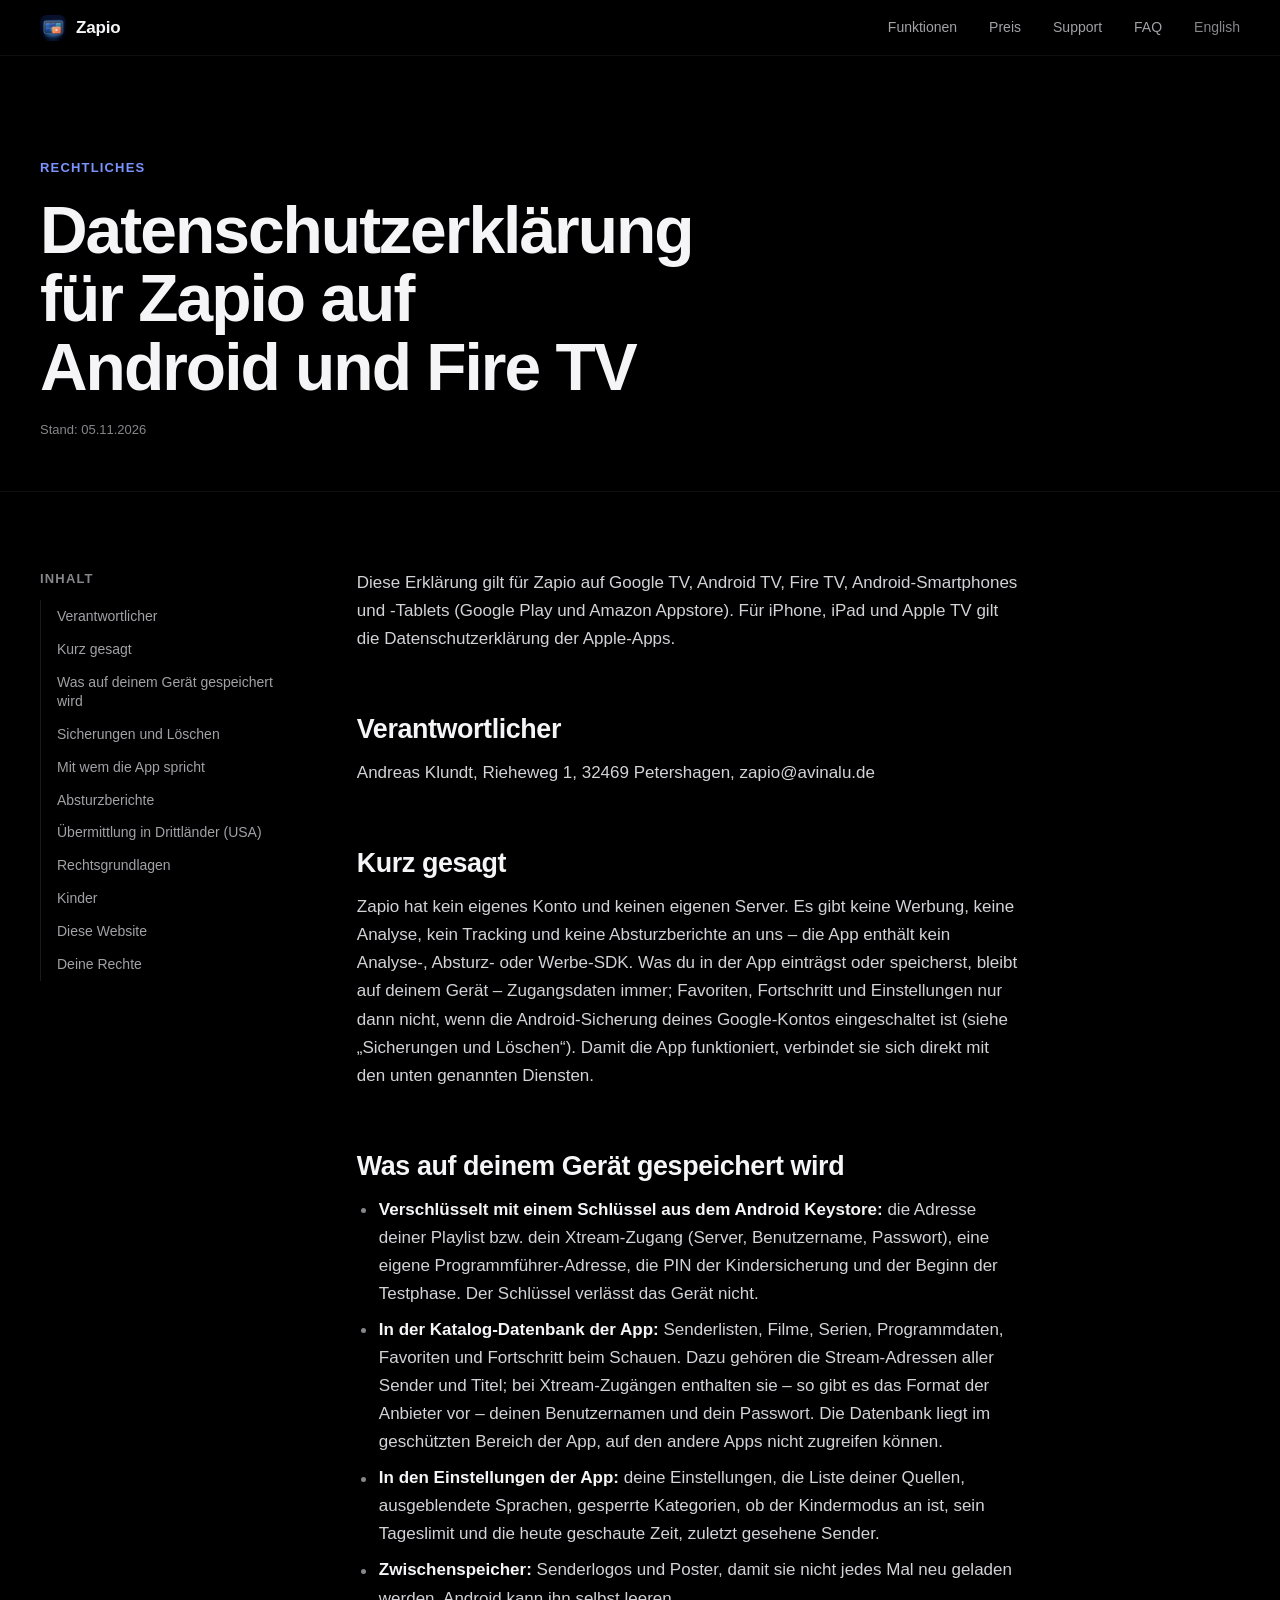
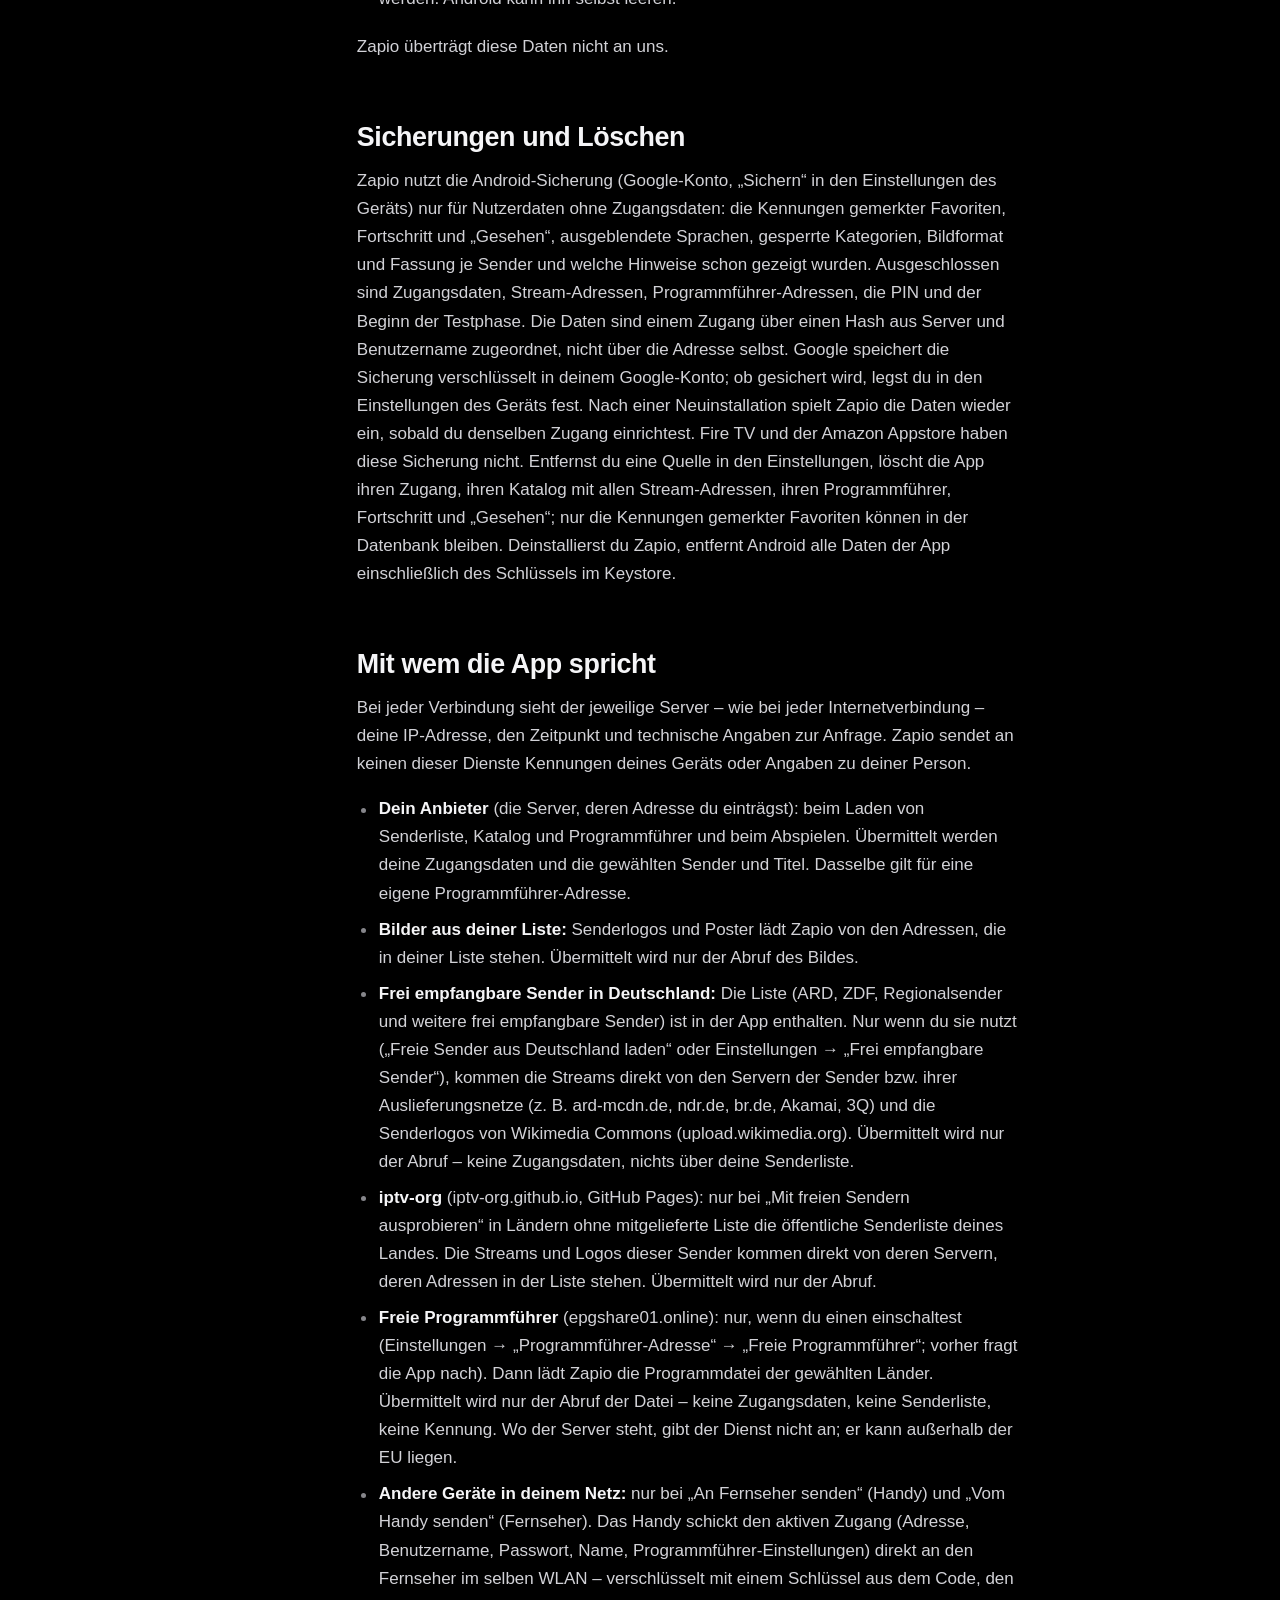
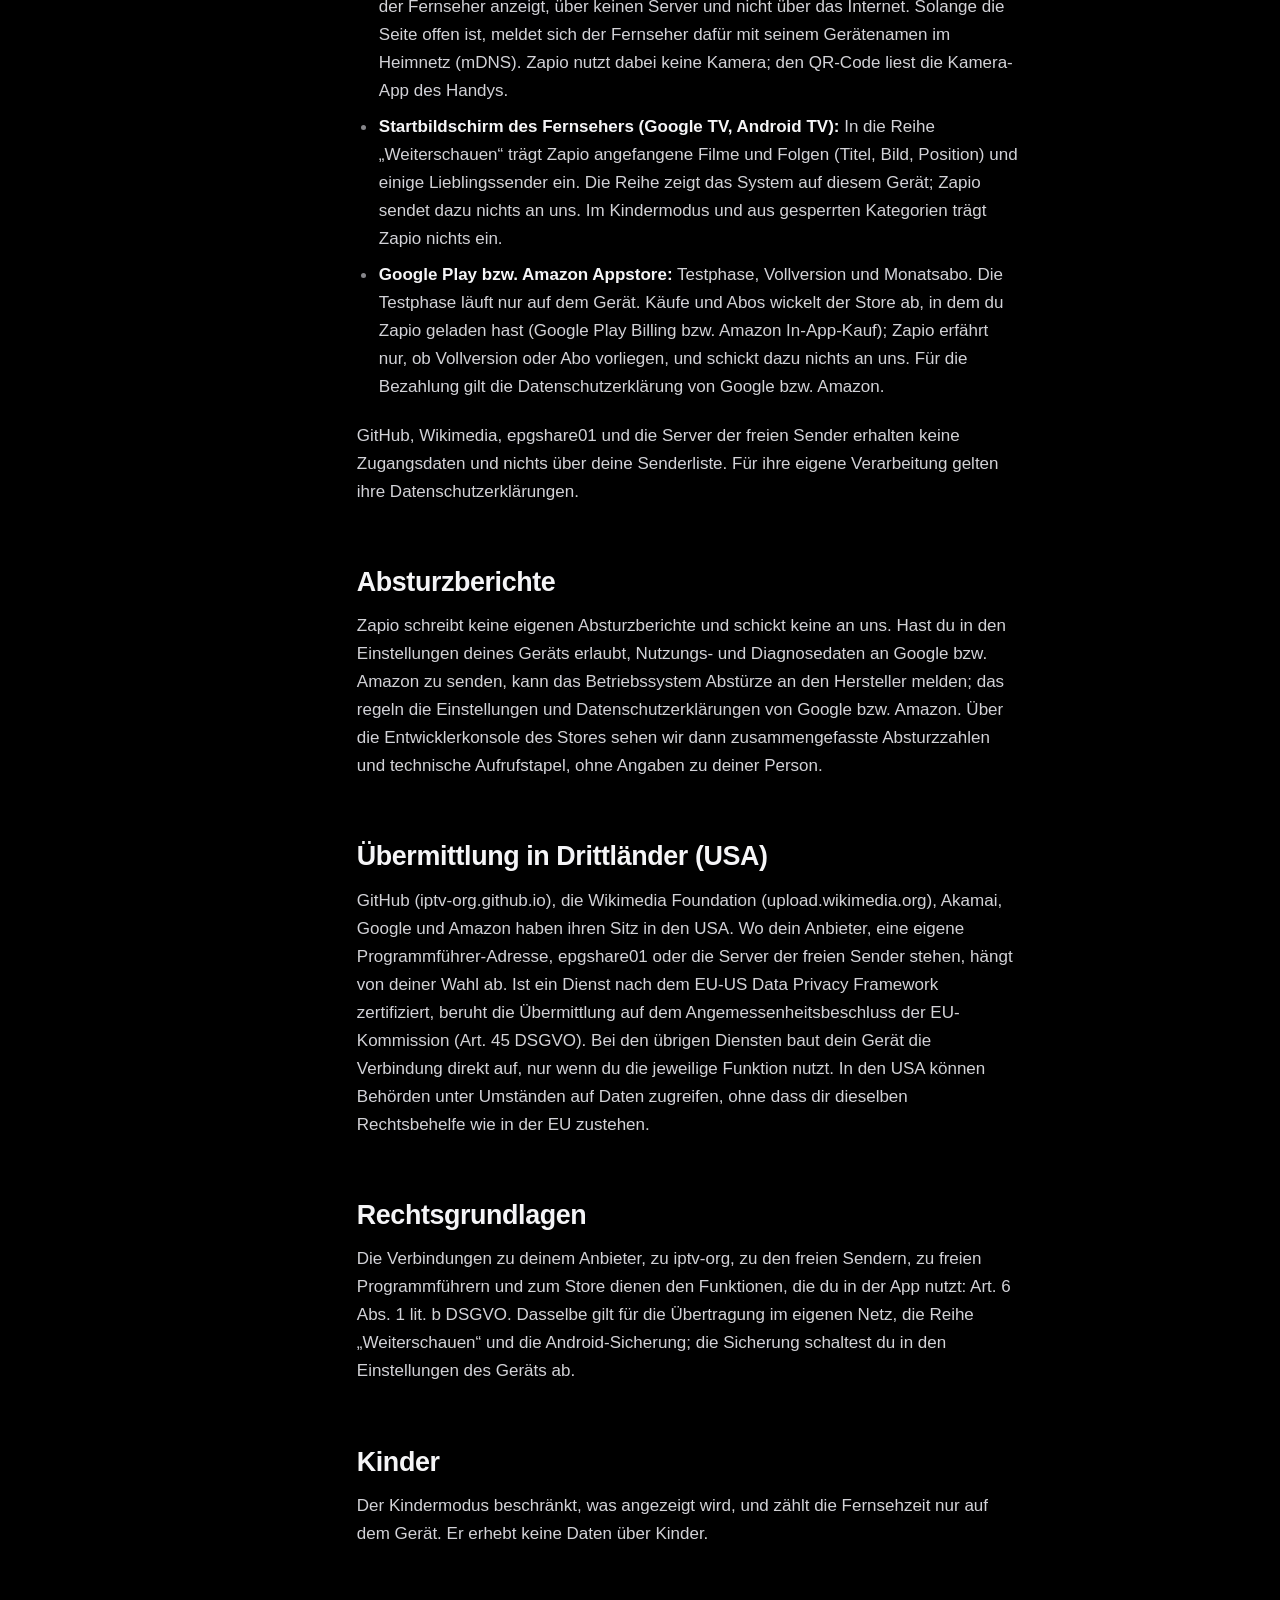
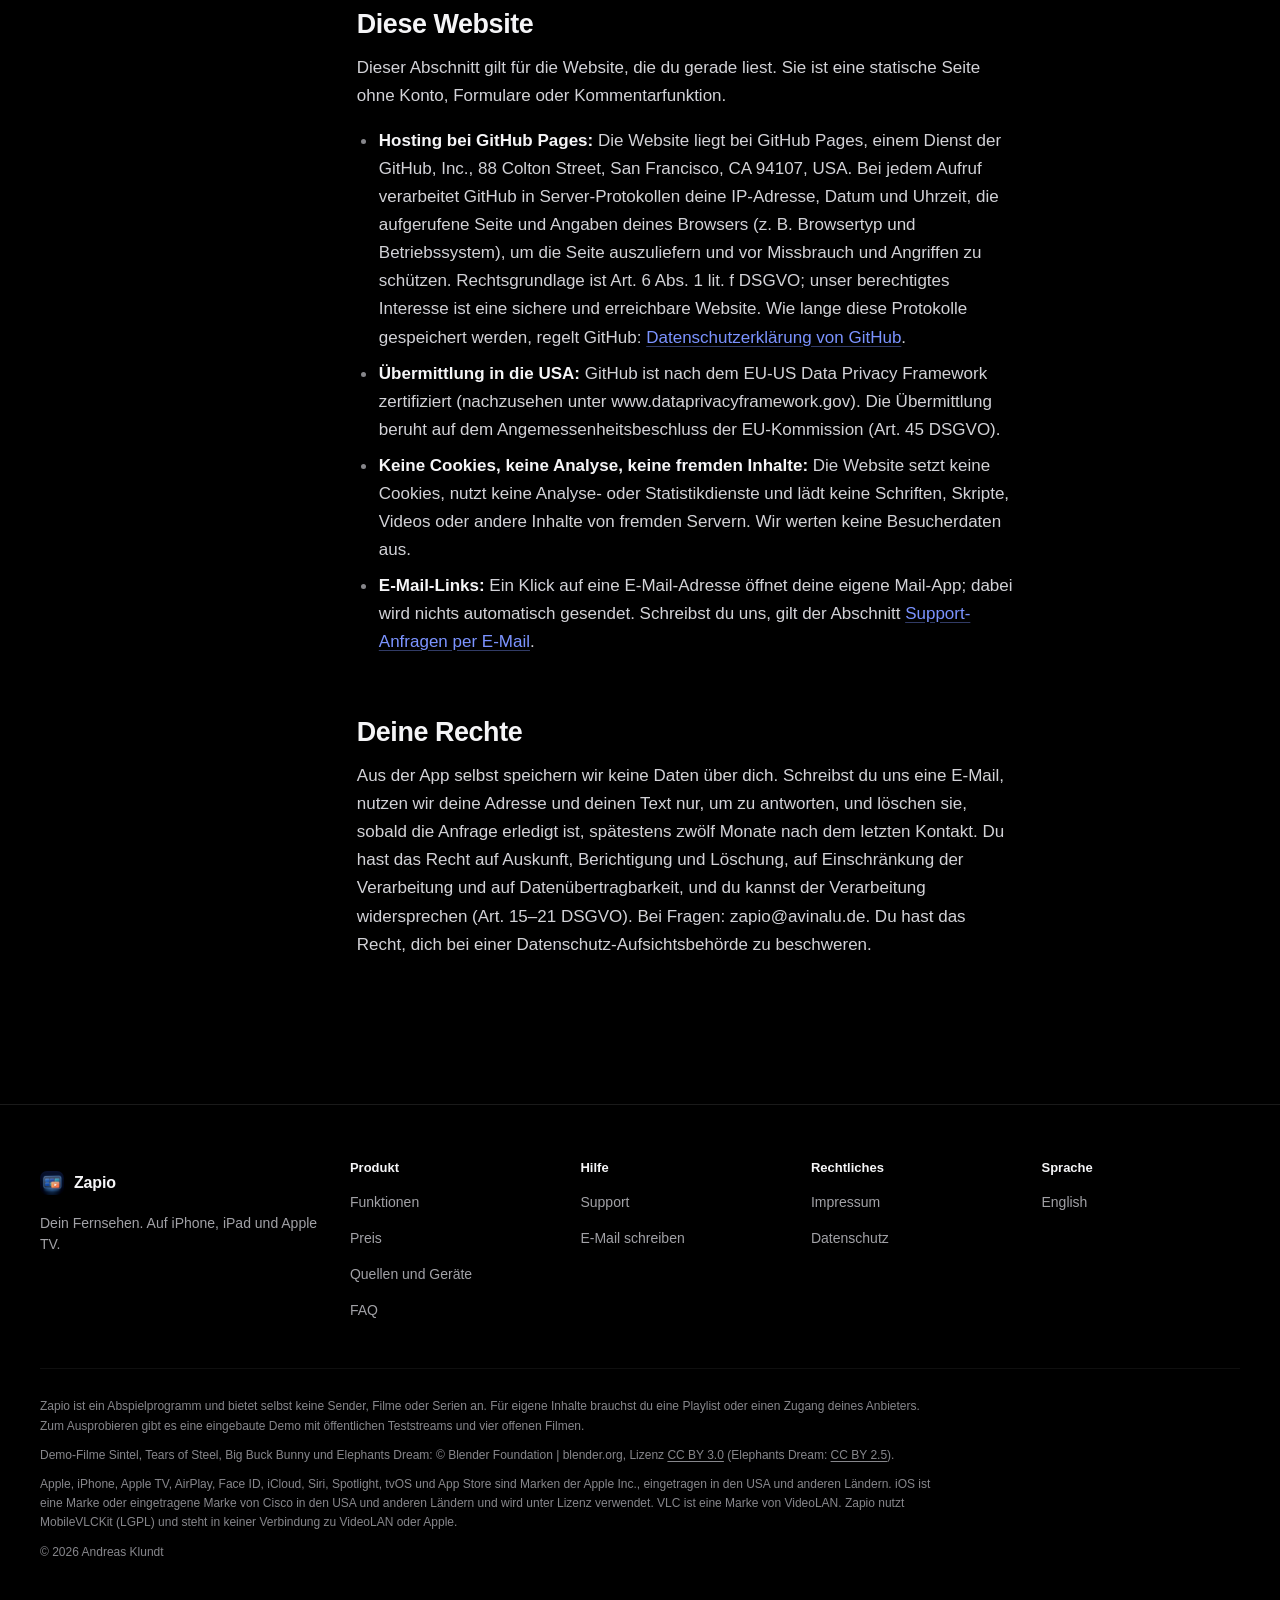
<file: datenschutz-android.html>
<!doctype html>
<html lang="de">
<head>
<meta charset="utf-8">
<meta name="viewport" content="width=device-width, initial-scale=1, viewport-fit=cover">
<title>Datenschutz – Android – Zapio</title>
<meta name="description" content="Datenschutzerklärung für Zapio und diese Website: kein Konto, keine Werbung, kein Tracking – was auf dem Gerät bleibt und mit wem die App spricht.">
<meta name="color-scheme" content="dark">
<meta name="theme-color" content="#000000">
<meta name="referrer" content="strict-origin-when-cross-origin">
<link rel="canonical" href="https://zapio-app.github.io/datenschutz-android.html">
<link rel="alternate" hreflang="de" href="https://zapio-app.github.io/datenschutz-android.html">
<link rel="alternate" hreflang="en" href="https://zapio-app.github.io/en/privacy-android.html">
<link rel="alternate" hreflang="x-default" href="https://zapio-app.github.io/datenschutz-android.html">
<meta property="og:type" content="website">
<meta property="og:site_name" content="Zapio">
<meta property="og:locale" content="de_DE">
<meta property="og:locale:alternate" content="en_US">
<meta property="og:title" content="Datenschutz – Android – Zapio">
<meta property="og:description" content="Datenschutzerklärung für Zapio und diese Website: kein Konto, keine Werbung, kein Tracking – was auf dem Gerät bleibt und mit wem die App spricht.">
<meta property="og:url" content="https://zapio-app.github.io/datenschutz-android.html">
<meta property="og:image" content="https://zapio-app.github.io/img/og.jpg">
<meta property="og:image:width" content="1200">
<meta property="og:image:height" content="630">
<meta property="og:image:alt" content="Zapio im Querformat mit der eingebauten Demo: Live-Player mit Standbild aus Big Buck Bunny, Infokarte und Senderleiste">
<meta name="twitter:card" content="summary_large_image">
<meta name="twitter:title" content="Datenschutz – Android – Zapio">
<meta name="twitter:description" content="Datenschutzerklärung für Zapio und diese Website: kein Konto, keine Werbung, kein Tracking – was auf dem Gerät bleibt und mit wem die App spricht.">
<meta name="twitter:image" content="https://zapio-app.github.io/img/og.jpg">
<meta name="twitter:image:alt" content="Zapio im Querformat mit der eingebauten Demo: Live-Player mit Standbild aus Big Buck Bunny, Infokarte und Senderleiste">
<meta name="apple-itunes-app" content="app-id=6822676177">
<link rel="icon" href="favicon-32.png" sizes="32x32" type="image/png">
<link rel="icon" href="favicon-64.png" sizes="64x64" type="image/png">
<link rel="apple-touch-icon" href="apple-touch-icon.png">
<link rel="stylesheet" href="css/site.css">
</head>
<body>
<a class="skip" href="#main">Zum Inhalt springen</a>
<header class="nav"><div class="wrap wrap-wide">
<a class="brand" href="./"><img src="favicon-64.png" width="26" height="26" alt="">Zapio</a>
<nav aria-label="Hauptnavigation"><ul><li class="hide-s"><a href="./#funktionen">Funktionen</a></li><li class="hide-s"><a href="./#preis">Preis</a></li><li><a href="support.html">Support</a></li><li class="hide-s"><a href="./#faq">FAQ</a></li><li><a class="lang" href="en/privacy-android.html" lang="en" hreflang="en">English</a></li></ul></nav>
</div></header>
<main id="main">
<div class=""><div class="page-head"><div class="wrap"><p class="kicker">Rechtliches</p><h1>Datenschutz&shy;erklärung für Zapio auf Android und Fire TV</h1><p class="meta">Stand: 05.11.2026</p></div></div><div class="wrap"><div class="doc"><nav class="toc" aria-label="Inhalt"><p>Inhalt</p><ol><li><a href="#verantwortlicher">Verantwortlicher</a></li><li><a href="#kurz-gesagt">Kurz gesagt</a></li><li><a href="#was-auf-deinem-geraet-gespeichert-wird">Was auf deinem Gerät gespeichert wird</a></li><li><a href="#sicherungen-und-loeschen">Sicherungen und Löschen</a></li><li><a href="#mit-wem-die-app-spricht">Mit wem die App spricht</a></li><li><a href="#absturzberichte">Absturzberichte</a></li><li><a href="#uebermittlung-in-drittlaender-usa">Übermittlung in Drittländer (USA)</a></li><li><a href="#rechtsgrundlagen">Rechtsgrundlagen</a></li><li><a href="#kinder">Kinder</a></li><li><a href="#diese-website">Diese Website</a></li><li><a href="#deine-rechte">Deine Rechte</a></li></ol></nav><article class="prose"><p>Diese Erklärung gilt für Zapio auf Google TV, Android TV, Fire TV, Android-Smartphones und -Tablets (Google Play und Amazon Appstore). Für iPhone, iPad und Apple TV gilt die Datenschutzerklärung der Apple-Apps.</p>
<h2 id="verantwortlicher">Verantwortlicher</h2>
<p>Andreas Klundt, Rieheweg 1, 32469 Petershagen, zapio@avinalu.de</p>
<h2 id="kurz-gesagt">Kurz gesagt</h2>
<p>Zapio hat kein eigenes Konto und keinen eigenen Server. Es gibt keine Werbung, keine Analyse, kein Tracking und keine Absturzberichte an uns – die App enthält kein Analyse-, Absturz- oder Werbe-SDK. Was du in der App einträgst oder speicherst, bleibt auf deinem Gerät – Zugangsdaten immer; Favoriten, Fortschritt und Einstellungen nur dann nicht, wenn die Android-Sicherung deines Google-Kontos eingeschaltet ist (siehe „Sicherungen und Löschen“). Damit die App funktioniert, verbindet sie sich direkt mit den unten genannten Diensten.</p>
<h2 id="was-auf-deinem-geraet-gespeichert-wird">Was auf deinem Gerät gespeichert wird</h2>
<ul><li><strong>Verschlüsselt mit einem Schlüssel aus dem Android Keystore:</strong> die Adresse deiner Playlist bzw. dein Xtream-Zugang (Server, Benutzername, Passwort), eine eigene Programmführer-Adresse, die PIN der Kindersicherung und der Beginn der Testphase. Der Schlüssel verlässt das Gerät nicht.</li><li><strong>In der Katalog-Datenbank der App:</strong> Senderlisten, Filme, Serien, Programmdaten, Favoriten und Fortschritt beim Schauen. Dazu gehören die Stream-Adressen aller Sender und Titel; bei Xtream-Zugängen enthalten sie – so gibt es das Format der Anbieter vor – deinen Benutzernamen und dein Passwort. Die Datenbank liegt im geschützten Bereich der App, auf den andere Apps nicht zugreifen können.</li><li><strong>In den Einstellungen der App:</strong> deine Einstellungen, die Liste deiner Quellen, ausgeblendete Sprachen, gesperrte Kategorien, ob der Kindermodus an ist, sein Tageslimit und die heute geschaute Zeit, zuletzt gesehene Sender.</li><li><strong>Zwischenspeicher:</strong> Senderlogos und Poster, damit sie nicht jedes Mal neu geladen werden. Android kann ihn selbst leeren.</li></ul>
<p>Zapio überträgt diese Daten nicht an uns.</p>
<h2 id="sicherungen-und-loeschen">Sicherungen und Löschen</h2>
<p>Zapio nutzt die Android-Sicherung (Google-Konto, „Sichern“ in den Einstellungen des Geräts) nur für Nutzerdaten ohne Zugangsdaten: die Kennungen gemerkter Favoriten, Fortschritt und „Gesehen“, ausgeblendete Sprachen, gesperrte Kategorien, Bildformat und Fassung je Sender und welche Hinweise schon gezeigt wurden. Ausgeschlossen sind Zugangsdaten, Stream-Adressen, Programmführer-Adressen, die PIN und der Beginn der Testphase. Die Daten sind einem Zugang über einen Hash aus Server und Benutzername zugeordnet, nicht über die Adresse selbst. Google speichert die Sicherung verschlüsselt in deinem Google-Konto; ob gesichert wird, legst du in den Einstellungen des Geräts fest. Nach einer Neuinstallation spielt Zapio die Daten wieder ein, sobald du denselben Zugang einrichtest. Fire TV und der Amazon Appstore haben diese Sicherung nicht. Entfernst du eine Quelle in den Einstellungen, löscht die App ihren Zugang, ihren Katalog mit allen Stream-Adressen, ihren Programmführer, Fortschritt und „Gesehen“; nur die Kennungen gemerkter Favoriten können in der Datenbank bleiben. Deinstallierst du Zapio, entfernt Android alle Daten der App einschließlich des Schlüssels im Keystore.</p>
<h2 id="mit-wem-die-app-spricht">Mit wem die App spricht</h2>
<p>Bei jeder Verbindung sieht der jeweilige Server – wie bei jeder Internetverbindung – deine IP-Adresse, den Zeitpunkt und technische Angaben zur Anfrage. Zapio sendet an keinen dieser Dienste Kennungen deines Geräts oder Angaben zu deiner Person.</p>
<ul><li><strong>Dein Anbieter</strong> (die Server, deren Adresse du einträgst): beim Laden von Senderliste, Katalog und Programmführer und beim Abspielen. Übermittelt werden deine Zugangsdaten und die gewählten Sender und Titel. Dasselbe gilt für eine eigene Programmführer-Adresse.</li><li><strong>Bilder aus deiner Liste:</strong> Senderlogos und Poster lädt Zapio von den Adressen, die in deiner Liste stehen. Übermittelt wird nur der Abruf des Bildes.</li><li><strong>Frei empfangbare Sender in Deutschland:</strong> Die Liste (ARD, ZDF, Regionalsender und weitere frei empfangbare Sender) ist in der App enthalten. Nur wenn du sie nutzt („Freie Sender aus Deutschland laden“ oder Einstellungen → „Frei empfangbare Sender“), kommen die Streams direkt von den Servern der Sender bzw. ihrer Auslieferungsnetze (z. B. ard-mcdn.de, ndr.de, br.de, Akamai, 3Q) und die Senderlogos von Wikimedia Commons (upload.wikimedia.org). Übermittelt wird nur der Abruf – keine Zugangsdaten, nichts über deine Senderliste.</li><li><strong>iptv-org</strong> (iptv-org.github.io, GitHub Pages): nur bei „Mit freien Sendern ausprobieren“ in Ländern ohne mitgelieferte Liste die öffentliche Senderliste deines Landes. Die Streams und Logos dieser Sender kommen direkt von deren Servern, deren Adressen in der Liste stehen. Übermittelt wird nur der Abruf.</li><li><strong>Freie Programmführer</strong> (epgshare01.online): nur, wenn du einen einschaltest (Einstellungen → „Programmführer-Adresse“ → „Freie Programmführer“; vorher fragt die App nach). Dann lädt Zapio die Programmdatei der gewählten Länder. Übermittelt wird nur der Abruf der Datei – keine Zugangsdaten, keine Senderliste, keine Kennung. Wo der Server steht, gibt der Dienst nicht an; er kann außerhalb der EU liegen.</li><li><strong>Andere Geräte in deinem Netz:</strong> nur bei „An Fernseher senden“ (Handy) und „Vom Handy senden“ (Fernseher). Das Handy schickt den aktiven Zugang (Adresse, Benutzername, Passwort, Name, Programmführer-Einstellungen) direkt an den Fernseher im selben WLAN – verschlüsselt mit einem Schlüssel aus dem Code, den der Fernseher anzeigt, über keinen Server und nicht über das Internet. Solange die Seite offen ist, meldet sich der Fernseher dafür mit seinem Gerätenamen im Heimnetz (mDNS). Zapio nutzt dabei keine Kamera; den QR-Code liest die Kamera-App des Handys.</li><li><strong>Startbildschirm des Fernsehers (Google TV, Android TV):</strong> In die Reihe „Weiterschauen“ trägt Zapio angefangene Filme und Folgen (Titel, Bild, Position) und einige Lieblingssender ein. Die Reihe zeigt das System auf diesem Gerät; Zapio sendet dazu nichts an uns. Im Kindermodus und aus gesperrten Kategorien trägt Zapio nichts ein.</li><li><strong>Google Play bzw. Amazon Appstore:</strong> Testphase, Vollversion und Monatsabo. Die Testphase läuft nur auf dem Gerät. Käufe und Abos wickelt der Store ab, in dem du Zapio geladen hast (Google Play Billing bzw. Amazon In-App-Kauf); Zapio erfährt nur, ob Vollversion oder Abo vorliegen, und schickt dazu nichts an uns. Für die Bezahlung gilt die Datenschutzerklärung von Google bzw. Amazon.</li></ul>
<p>GitHub, Wikimedia, epgshare01 und die Server der freien Sender erhalten keine Zugangsdaten und nichts über deine Senderliste. Für ihre eigene Verarbeitung gelten ihre Datenschutzerklärungen.</p>
<h2 id="absturzberichte">Absturzberichte</h2>
<p>Zapio schreibt keine eigenen Absturzberichte und schickt keine an uns. Hast du in den Einstellungen deines Geräts erlaubt, Nutzungs- und Diagnosedaten an Google bzw. Amazon zu senden, kann das Betriebssystem Abstürze an den Hersteller melden; das regeln die Einstellungen und Datenschutzerklärungen von Google bzw. Amazon. Über die Entwicklerkonsole des Stores sehen wir dann zusammengefasste Absturzzahlen und technische Aufrufstapel, ohne Angaben zu deiner Person.</p>
<h2 id="uebermittlung-in-drittlaender-usa">Übermittlung in Drittländer (USA)</h2>
<p>GitHub (iptv-org.github.io), die Wikimedia Foundation (upload.wikimedia.org), Akamai, Google und Amazon haben ihren Sitz in den USA. Wo dein Anbieter, eine eigene Programmführer-Adresse, epgshare01 oder die Server der freien Sender stehen, hängt von deiner Wahl ab. Ist ein Dienst nach dem EU-US Data Privacy Framework zertifiziert, beruht die Übermittlung auf dem Angemessenheitsbeschluss der EU-Kommission (Art. 45 DSGVO). Bei den übrigen Diensten baut dein Gerät die Verbindung direkt auf, nur wenn du die jeweilige Funktion nutzt. In den USA können Behörden unter Umständen auf Daten zugreifen, ohne dass dir dieselben Rechtsbehelfe wie in der EU zustehen.</p>
<h2 id="rechtsgrundlagen">Rechtsgrundlagen</h2>
<p>Die Verbindungen zu deinem Anbieter, zu iptv-org, zu den freien Sendern, zu freien Programmführern und zum Store dienen den Funktionen, die du in der App nutzt: Art. 6 Abs. 1 lit. b DSGVO. Dasselbe gilt für die Übertragung im eigenen Netz, die Reihe „Weiterschauen“ und die Android-Sicherung; die Sicherung schaltest du in den Einstellungen des Geräts ab.</p>
<h2 id="kinder">Kinder</h2>
<p>Der Kindermodus beschränkt, was angezeigt wird, und zählt die Fernsehzeit nur auf dem Gerät. Er erhebt keine Daten über Kinder.</p>
<h2 id="diese-website">Diese Website</h2><p>Dieser Abschnitt gilt für die Website, die du gerade liest. Sie ist eine statische Seite ohne Konto, Formulare oder Kommentarfunktion.</p>
<ul>
<li><strong>Hosting bei GitHub Pages:</strong> Die Website liegt bei GitHub Pages, einem Dienst der GitHub, Inc., 88 Colton Street, San Francisco, CA 94107, USA. Bei jedem Aufruf verarbeitet GitHub in Server-Protokollen deine IP-Adresse, Datum und Uhrzeit, die aufgerufene Seite und Angaben deines Browsers (z. B. Browsertyp und Betriebssystem), um die Seite auszuliefern und vor Missbrauch und Angriffen zu schützen. Rechtsgrundlage ist Art. 6 Abs. 1 lit. f DSGVO; unser berechtigtes Interesse ist eine sichere und erreichbare Website. Wie lange diese Protokolle gespeichert werden, regelt GitHub: <a href="https://docs.github.com/de/site-policy/privacy-policies/github-general-privacy-statement">Datenschutzerklärung von GitHub</a>.</li>
<li><strong>Übermittlung in die USA:</strong> GitHub ist nach dem EU-US Data Privacy Framework zertifiziert (nachzusehen unter www.dataprivacyframework.gov). Die Übermittlung beruht auf dem Angemessenheitsbeschluss der EU-Kommission (Art. 45 DSGVO).</li>
<li><strong>Keine Cookies, keine Analyse, keine fremden Inhalte:</strong> Die Website setzt keine Cookies, nutzt keine Analyse- oder Statistikdienste und lädt keine Schriften, Skripte, Videos oder andere Inhalte von fremden Servern. Wir werten keine Besucherdaten aus.</li>
<li><strong>E-Mail-Links:</strong> Ein Klick auf eine E-Mail-Adresse öffnet deine eigene Mail-App; dabei wird nichts automatisch gesendet. Schreibst du uns, gilt der Abschnitt <a href="#support-anfragen-per-e-mail">Support-Anfragen per E-Mail</a>.</li>
</ul>
<h2 id="deine-rechte">Deine Rechte</h2>
<p>Aus der App selbst speichern wir keine Daten über dich. Schreibst du uns eine E-Mail, nutzen wir deine Adresse und deinen Text nur, um zu antworten, und löschen sie, sobald die Anfrage erledigt ist, spätestens zwölf Monate nach dem letzten Kontakt. Du hast das Recht auf Auskunft, Berichtigung und Löschung, auf Einschränkung der Verarbeitung und auf Datenübertragbarkeit, und du kannst der Verarbeitung widersprechen (Art. 15–21 DSGVO). Bei Fragen: zapio@avinalu.de. Du hast das Recht, dich bei einer Datenschutz-Aufsichtsbehörde zu beschweren.</p></article></div></div></div>
</main>
<footer>
<div class="wrap wrap-wide">
  <div class="top">
    <div class="brandcol"><a class="brand" href="./"><img src="favicon-64.png" width="24" height="24" alt="">Zapio</a><p class="tag">Dein Fernsehen. Auf iPhone, iPad und Apple TV.</p></div>
    <nav class="col" aria-label="Produkt"><h2>Produkt</h2><a href="./#funktionen">Funktionen</a><a href="./#preis">Preis</a><a href="./#quellen">Quellen und Geräte</a><a href="./#faq">FAQ</a></nav>
    <nav class="col" aria-label="Hilfe"><h2>Hilfe</h2><a href="support.html">Support</a><a href="mailto:zapio@avinalu.de">E-Mail schreiben</a></nav>
    <nav class="col" aria-label="Rechtliches"><h2>Rechtliches</h2><a href="impressum.html">Impressum</a><a href="datenschutz.html">Datenschutz</a></nav>
    <nav class="col" aria-label="Sprache"><h2>Sprache</h2><a href="en/privacy-android.html" lang="en" hreflang="en">English</a></nav>
  </div>
  <div class="legal"><p>Zapio ist ein Abspielprogramm und bietet selbst keine Sender, Filme oder Serien an. Für eigene Inhalte brauchst du eine Playlist oder einen Zugang deines Anbieters. Zum Ausprobieren gibt es eine eingebaute Demo mit öffentlichen Teststreams und vier offenen Filmen.</p><p>Demo‑Filme Sintel, Tears of Steel, Big Buck Bunny und Elephants Dream: © Blender Foundation | blender.org, Lizenz <a href="https://creativecommons.org/licenses/by/3.0/deed.de">CC BY 3.0</a> (Elephants Dream: <a href="https://creativecommons.org/licenses/by/2.5/deed.de">CC BY 2.5</a>).</p><p>Apple, iPhone, Apple TV, AirPlay, Face ID, iCloud, Siri, Spotlight, tvOS und App Store sind Marken der Apple Inc., eingetragen in den USA und anderen Ländern. iOS ist eine Marke oder eingetragene Marke von Cisco in den USA und anderen Ländern und wird unter Lizenz verwendet. VLC ist eine Marke von VideoLAN. Zapio nutzt MobileVLCKit (LGPL) und steht in keiner Verbindung zu VideoLAN oder Apple.</p><p>© 2026 Andreas Klundt</p></div>
</div>
</footer>

</body>
</html>
</file>
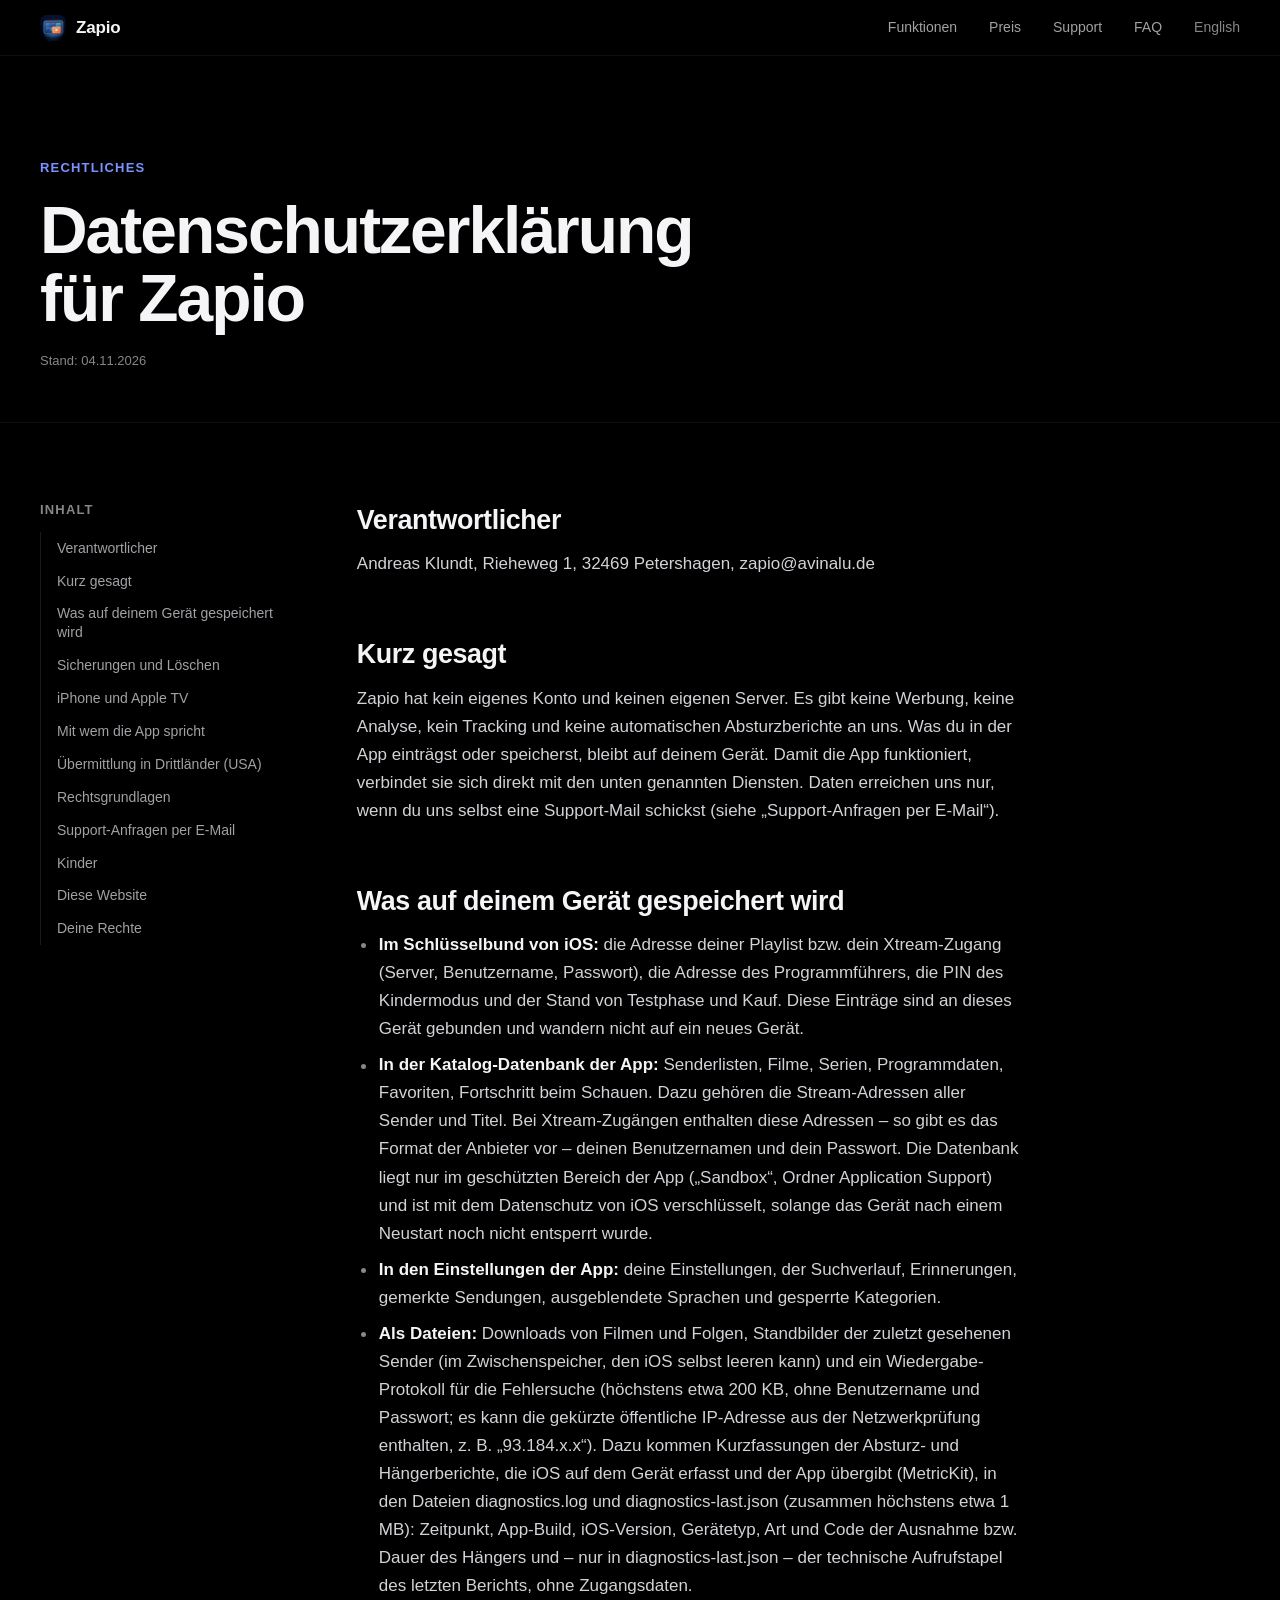
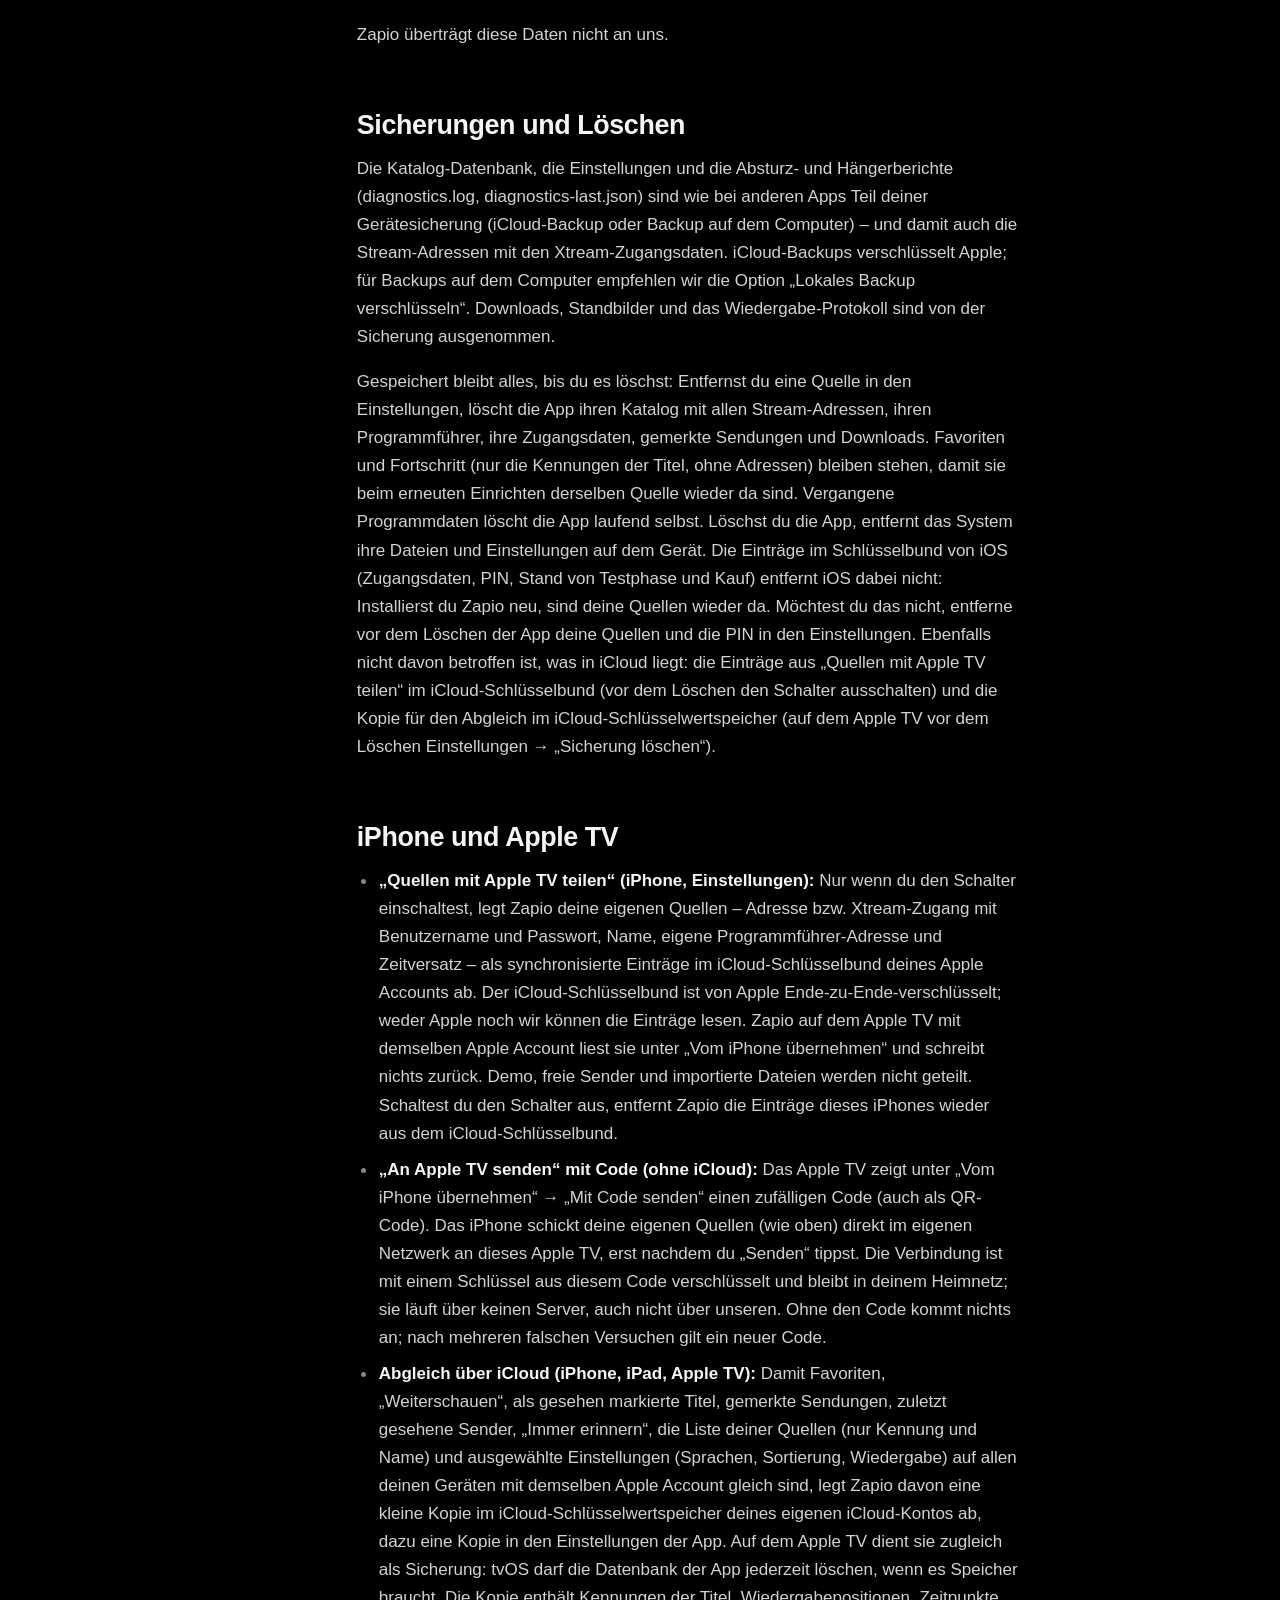
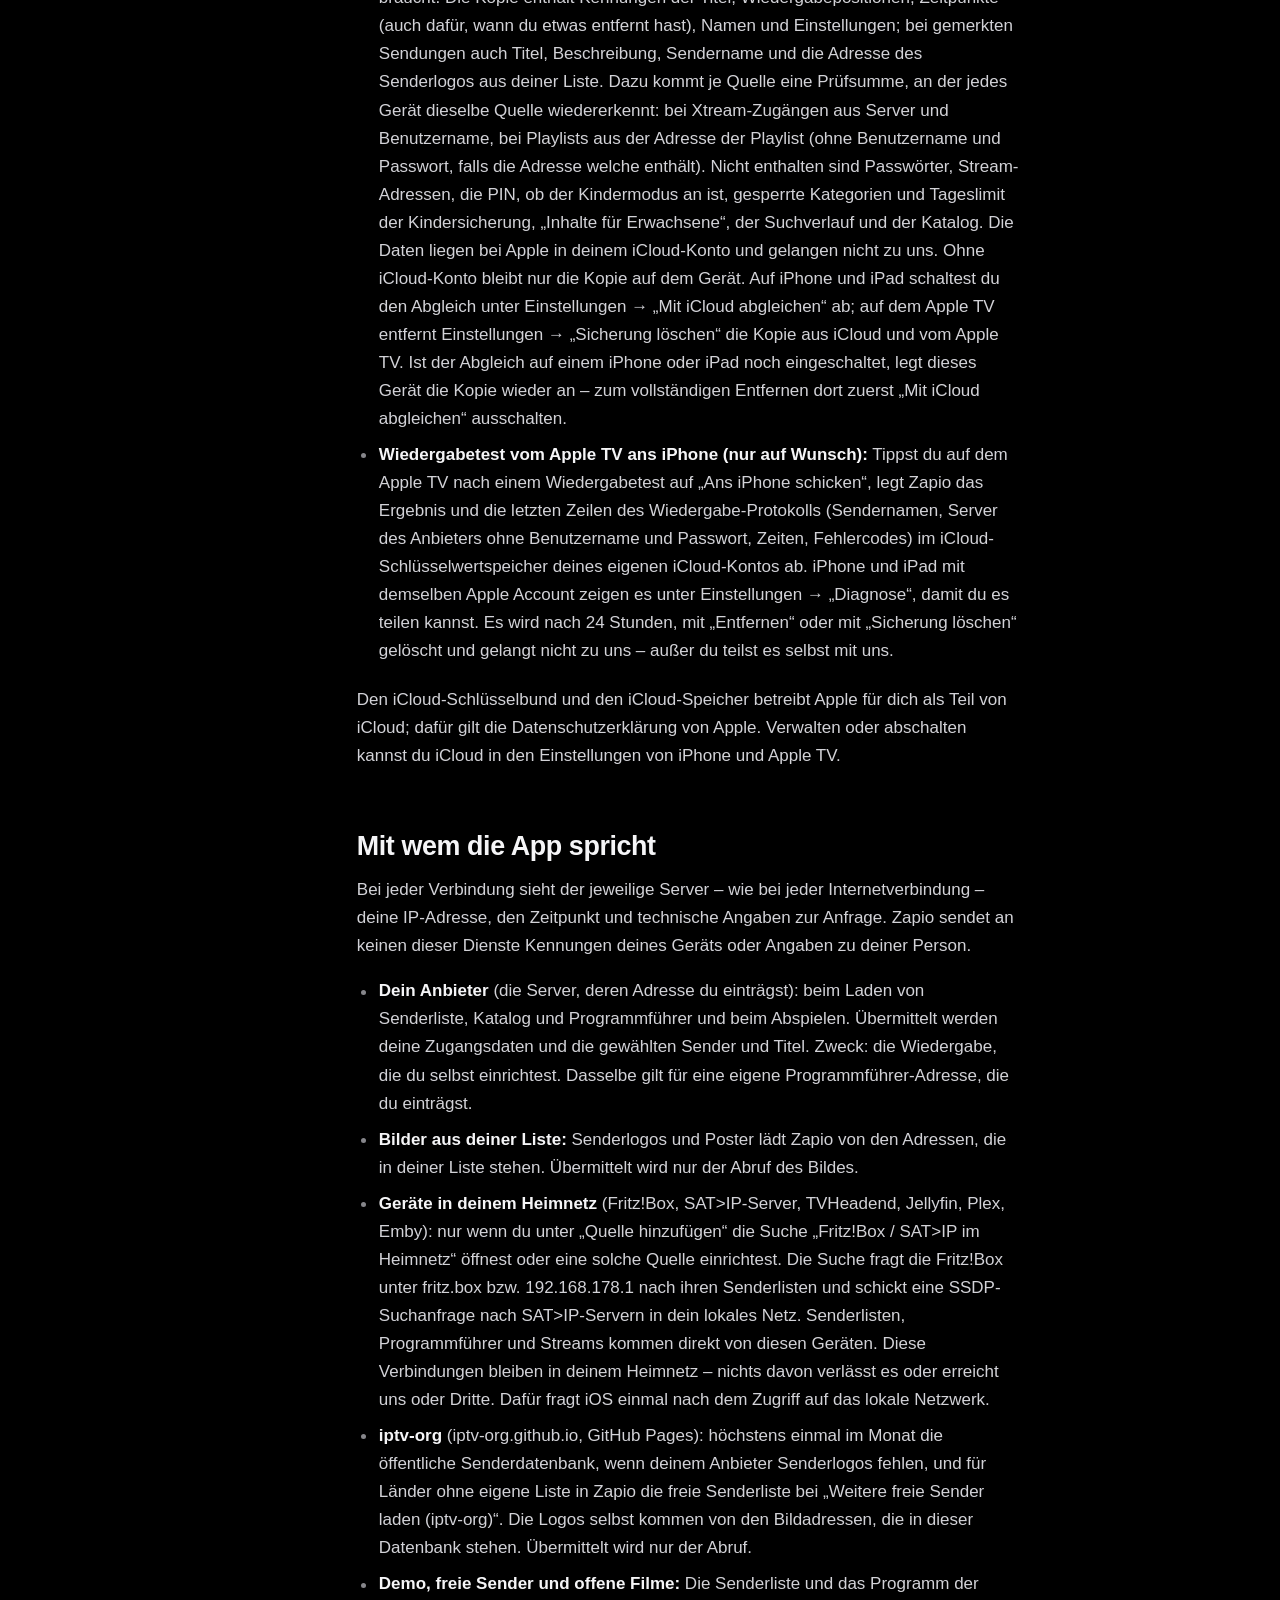
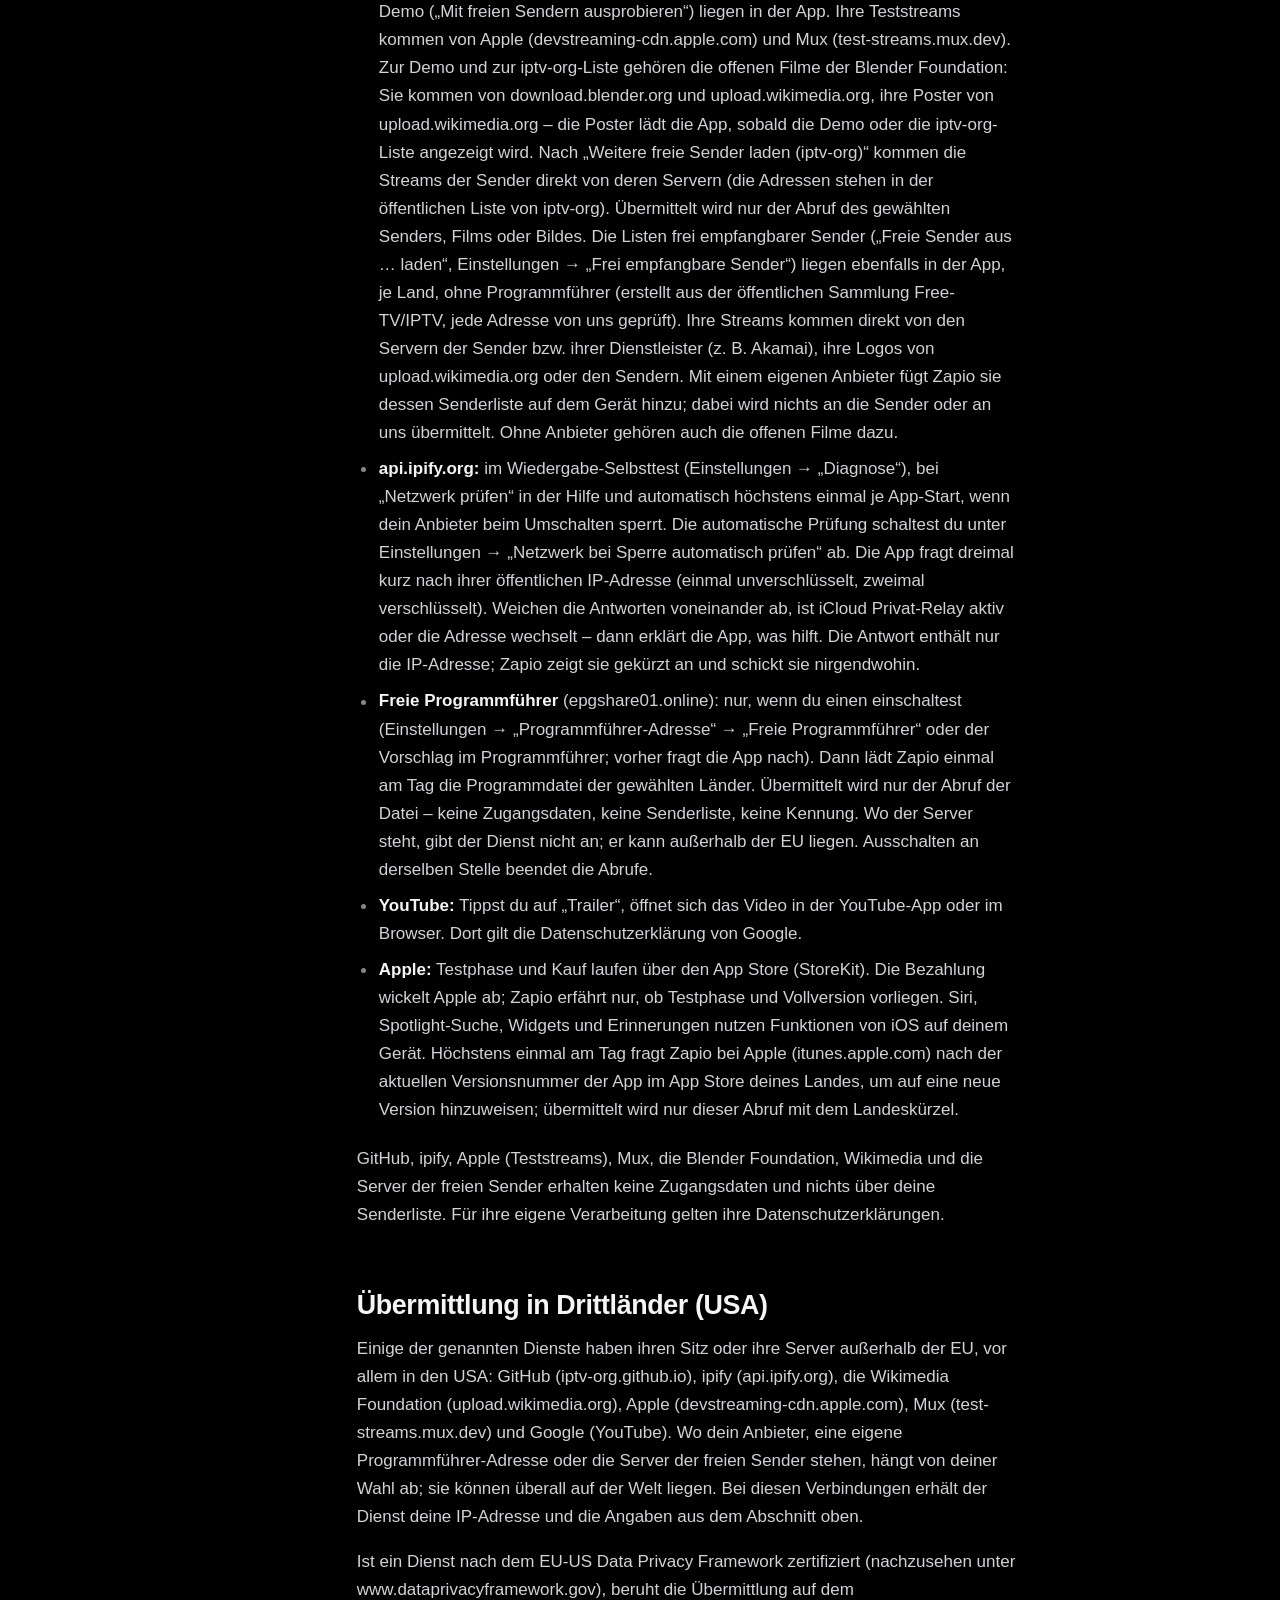
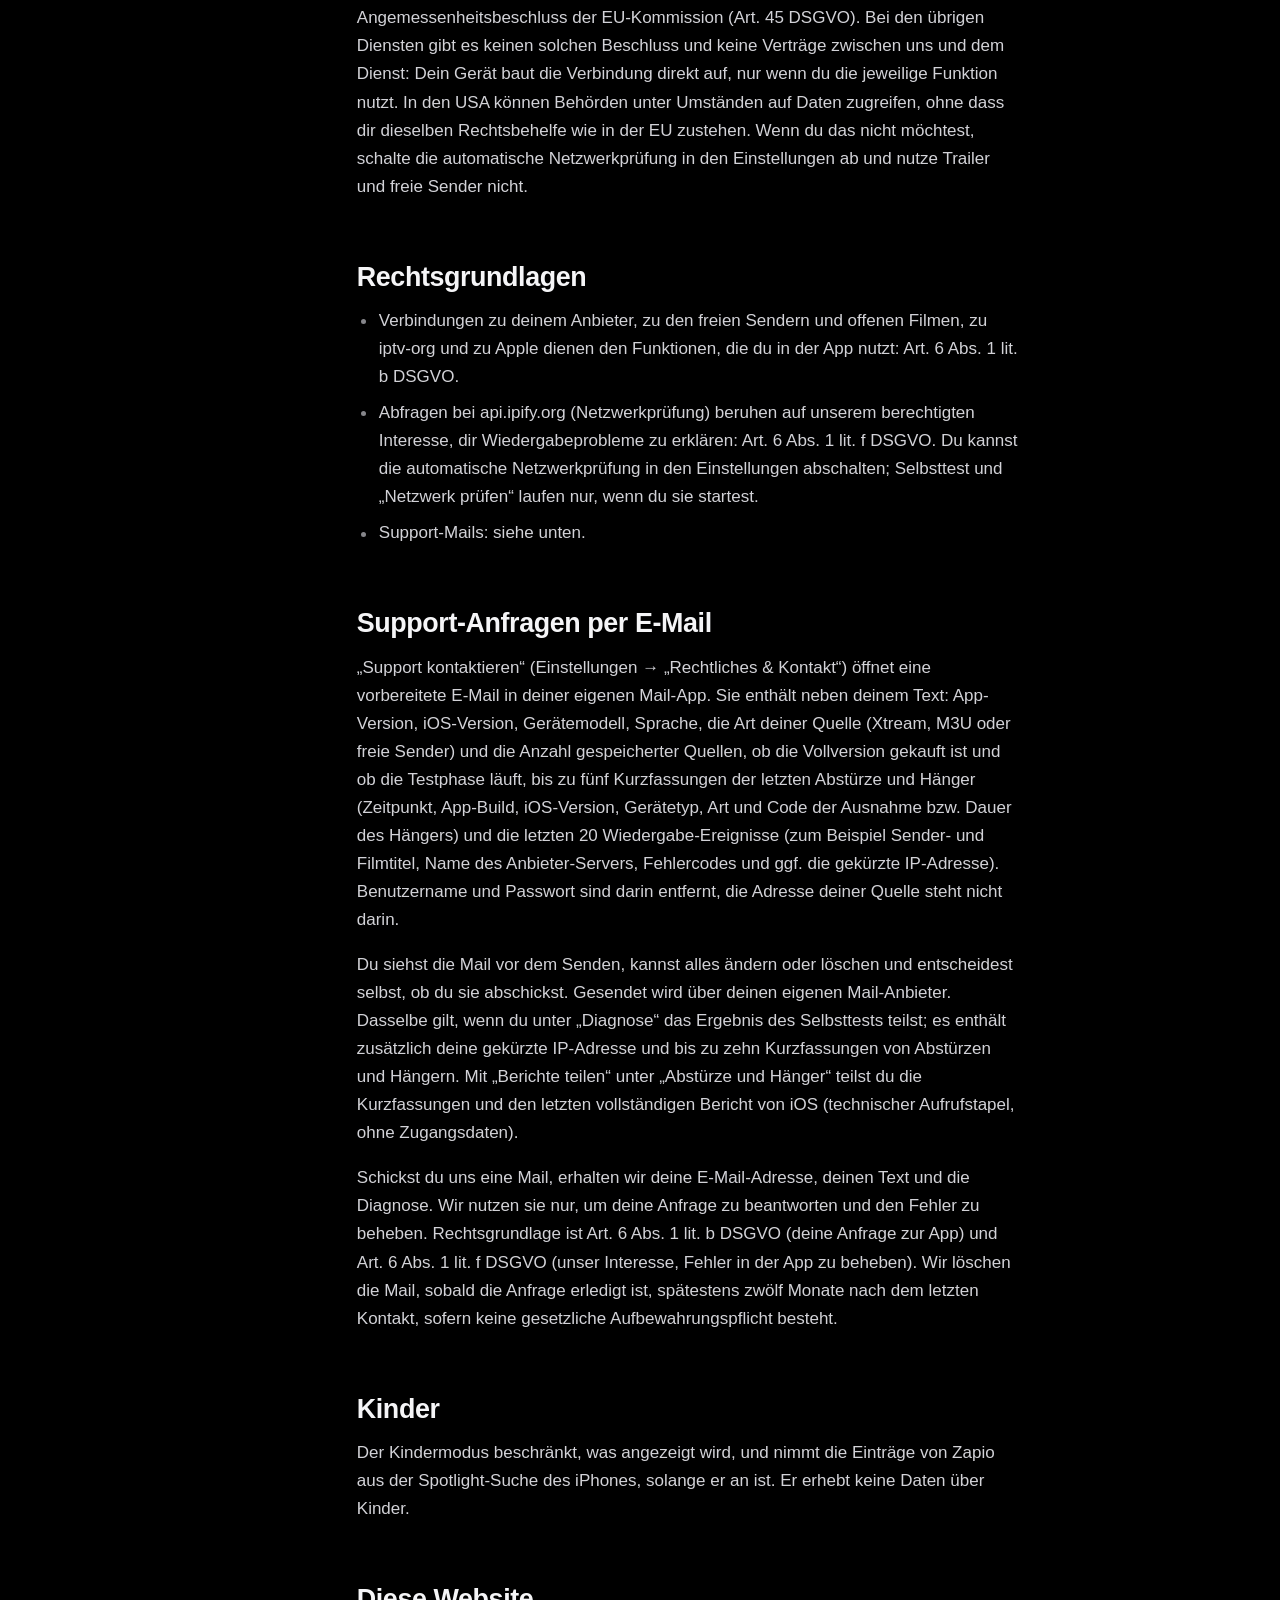
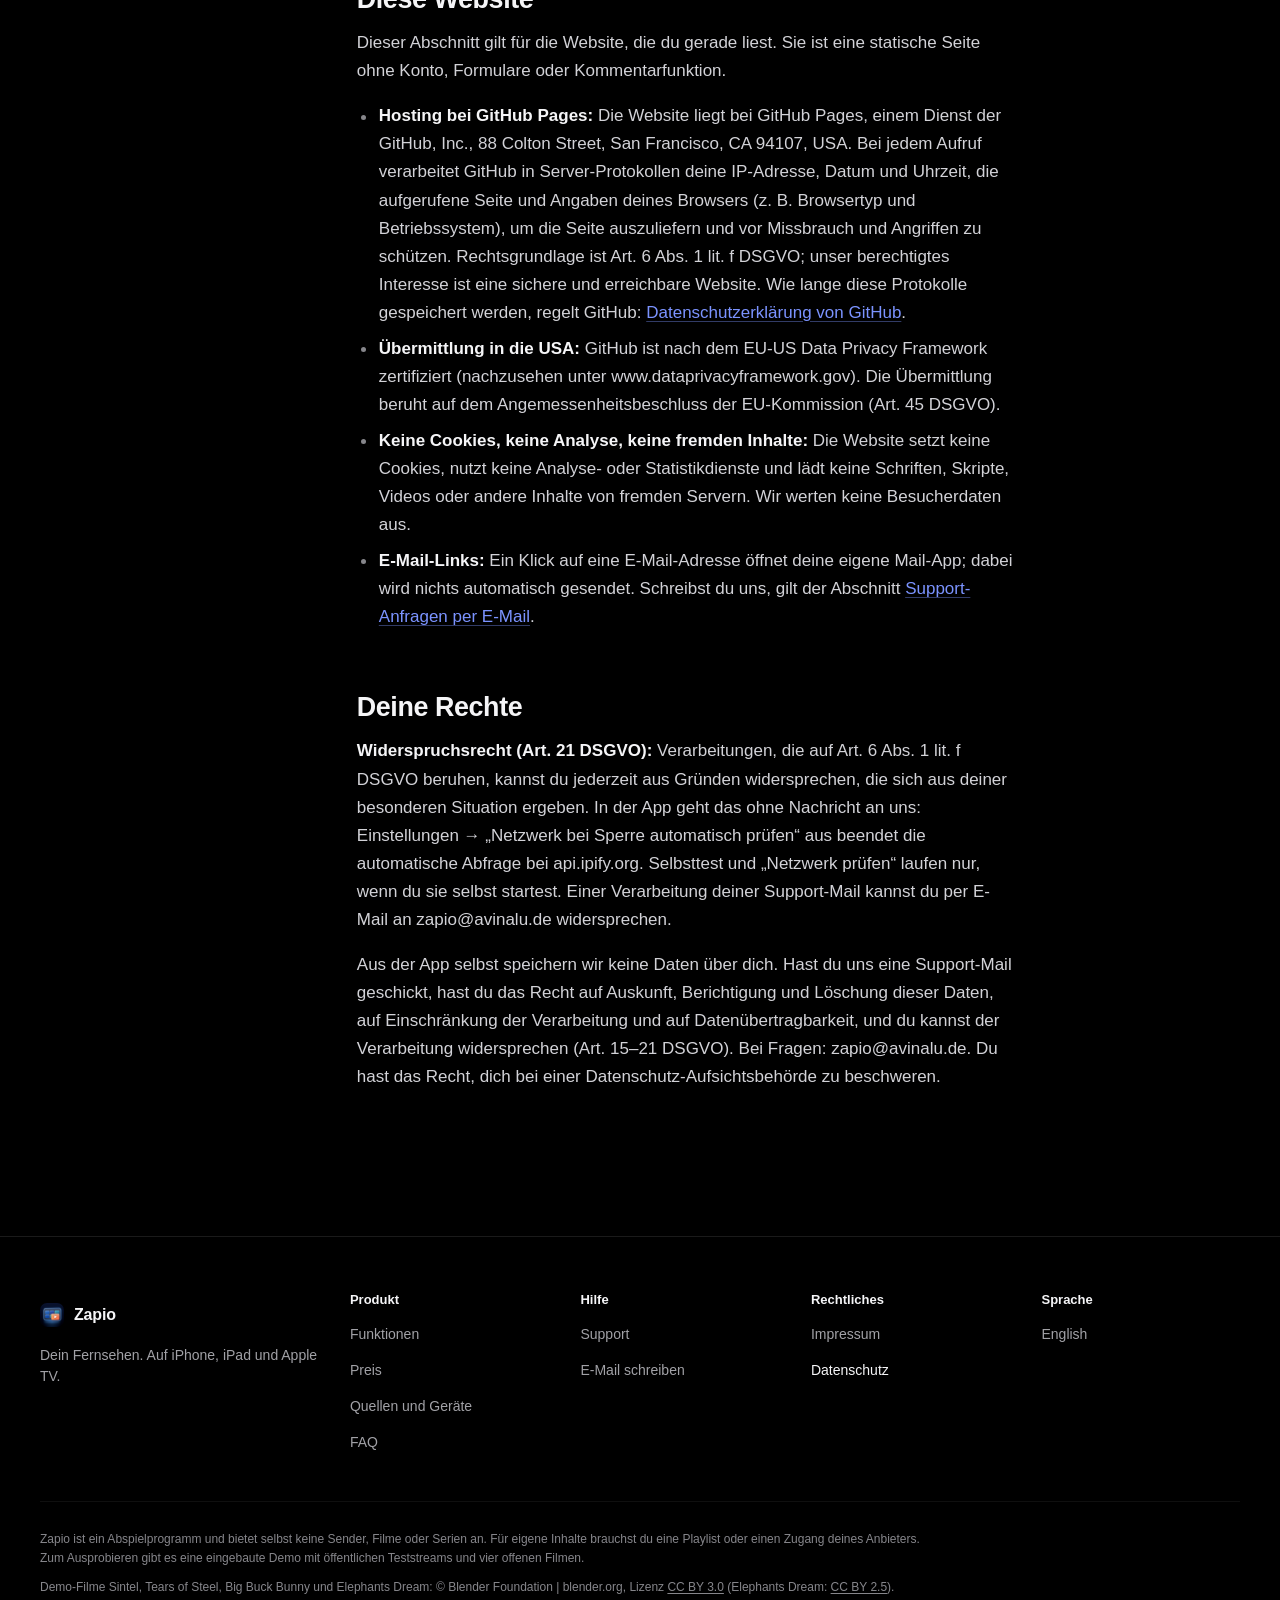
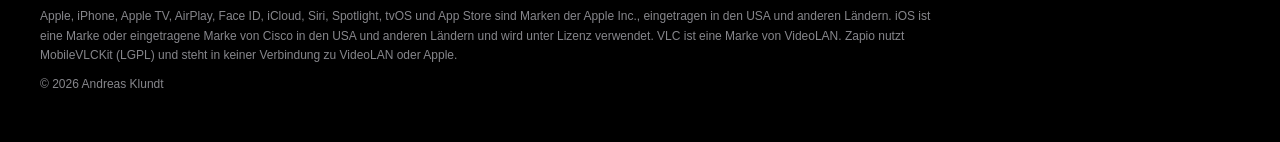
<file: datenschutz.html>
<!doctype html>
<html lang="de">
<head>
<meta charset="utf-8">
<meta name="viewport" content="width=device-width, initial-scale=1, viewport-fit=cover">
<title>Datenschutzerklärung – Zapio IPTV-Player</title>
<meta name="description" content="Datenschutzerklärung für Zapio und diese Website: kein Konto, keine Werbung, kein Tracking – was auf dem Gerät bleibt und mit wem die App spricht.">
<meta name="color-scheme" content="dark">
<meta name="theme-color" content="#000000">
<meta name="referrer" content="strict-origin-when-cross-origin">
<link rel="canonical" href="https://zapio-app.github.io/datenschutz.html">
<link rel="alternate" hreflang="de" href="https://zapio-app.github.io/datenschutz.html">
<link rel="alternate" hreflang="en" href="https://zapio-app.github.io/en/privacy.html">
<link rel="alternate" hreflang="x-default" href="https://zapio-app.github.io/datenschutz.html">
<meta property="og:type" content="website">
<meta property="og:site_name" content="Zapio">
<meta property="og:locale" content="de_DE">
<meta property="og:locale:alternate" content="en_US">
<meta property="og:title" content="Datenschutzerklärung – Zapio IPTV-Player">
<meta property="og:description" content="Datenschutzerklärung für Zapio und diese Website: kein Konto, keine Werbung, kein Tracking – was auf dem Gerät bleibt und mit wem die App spricht.">
<meta property="og:url" content="https://zapio-app.github.io/datenschutz.html">
<meta property="og:image" content="https://zapio-app.github.io/img/og.jpg">
<meta property="og:image:width" content="1200">
<meta property="og:image:height" content="630">
<meta property="og:image:alt" content="Zapio im Querformat mit der eingebauten Demo: Live-Player mit Standbild aus Big Buck Bunny, Infokarte und Senderleiste">
<meta name="twitter:card" content="summary_large_image">
<meta name="twitter:title" content="Datenschutzerklärung – Zapio IPTV-Player">
<meta name="twitter:description" content="Datenschutzerklärung für Zapio und diese Website: kein Konto, keine Werbung, kein Tracking – was auf dem Gerät bleibt und mit wem die App spricht.">
<meta name="twitter:image" content="https://zapio-app.github.io/img/og.jpg">
<meta name="twitter:image:alt" content="Zapio im Querformat mit der eingebauten Demo: Live-Player mit Standbild aus Big Buck Bunny, Infokarte und Senderleiste">
<meta name="apple-itunes-app" content="app-id=6822676177">
<link rel="icon" href="favicon-32.png" sizes="32x32" type="image/png">
<link rel="icon" href="favicon-64.png" sizes="64x64" type="image/png">
<link rel="apple-touch-icon" href="apple-touch-icon.png">
<link rel="stylesheet" href="css/site.css">
</head>
<body>
<a class="skip" href="#main">Zum Inhalt springen</a>
<header class="nav"><div class="wrap wrap-wide">
<a class="brand" href="./"><img src="favicon-64.png" width="26" height="26" alt="">Zapio</a>
<nav aria-label="Hauptnavigation"><ul><li class="hide-s"><a href="./#funktionen">Funktionen</a></li><li class="hide-s"><a href="./#preis">Preis</a></li><li><a href="support.html">Support</a></li><li class="hide-s"><a href="./#faq">FAQ</a></li><li><a class="lang" href="en/privacy.html" lang="en" hreflang="en">English</a></li></ul></nav>
</div></header>
<main id="main">
<div class=""><div class="page-head"><div class="wrap"><p class="kicker">Rechtliches</p><h1>Datenschutz&shy;erklärung für Zapio</h1><p class="meta">Stand: 04.11.2026</p></div></div><div class="wrap"><div class="doc"><nav class="toc" aria-label="Inhalt"><p>Inhalt</p><ol><li><a href="#verantwortlicher">Verantwortlicher</a></li><li><a href="#kurz-gesagt">Kurz gesagt</a></li><li><a href="#was-auf-deinem-geraet-gespeichert-wird">Was auf deinem Gerät gespeichert wird</a></li><li><a href="#sicherungen-und-loeschen">Sicherungen und Löschen</a></li><li><a href="#iphone-und-apple-tv">iPhone und Apple TV</a></li><li><a href="#mit-wem-die-app-spricht">Mit wem die App spricht</a></li><li><a href="#uebermittlung-in-drittlaender-usa">Übermittlung in Drittländer (USA)</a></li><li><a href="#rechtsgrundlagen">Rechtsgrundlagen</a></li><li><a href="#support-anfragen-per-e-mail">Support-Anfragen per E-Mail</a></li><li><a href="#kinder">Kinder</a></li><li><a href="#diese-website">Diese Website</a></li><li><a href="#deine-rechte">Deine Rechte</a></li></ol></nav><article class="prose"><h2 id="verantwortlicher">Verantwortlicher</h2>
<p>Andreas Klundt, Rieheweg 1, 32469 Petershagen, zapio@avinalu.de</p>
<h2 id="kurz-gesagt">Kurz gesagt</h2>
<p>Zapio hat kein eigenes Konto und keinen eigenen Server. Es gibt keine Werbung, keine Analyse, kein Tracking und keine automatischen Absturzberichte an uns. Was du in der App einträgst oder speicherst, bleibt auf deinem Gerät. Damit die App funktioniert, verbindet sie sich direkt mit den unten genannten Diensten. Daten erreichen uns nur, wenn du uns selbst eine Support-Mail schickst (siehe „Support-Anfragen per E-Mail“).</p>
<h2 id="was-auf-deinem-geraet-gespeichert-wird">Was auf deinem Gerät gespeichert wird</h2>
<ul><li><strong>Im Schlüsselbund von iOS:</strong> die Adresse deiner Playlist bzw. dein Xtream-Zugang (Server, Benutzername, Passwort), die Adresse des Programmführers, die PIN des Kindermodus und der Stand von Testphase und Kauf. Diese Einträge sind an dieses Gerät gebunden und wandern nicht auf ein neues Gerät.</li><li><strong>In der Katalog-Datenbank der App:</strong> Senderlisten, Filme, Serien, Programmdaten, Favoriten, Fortschritt beim Schauen. Dazu gehören die Stream-Adressen aller Sender und Titel. Bei Xtream-Zugängen enthalten diese Adressen – so gibt es das Format der Anbieter vor – deinen Benutzernamen und dein Passwort. Die Datenbank liegt nur im geschützten Bereich der App („Sandbox“, Ordner Application Support) und ist mit dem Datenschutz von iOS verschlüsselt, solange das Gerät nach einem Neustart noch nicht entsperrt wurde.</li><li><strong>In den Einstellungen der App:</strong> deine Einstellungen, der Suchverlauf, Erinnerungen, gemerkte Sendungen, ausgeblendete Sprachen und gesperrte Kategorien.</li><li><strong>Als Dateien:</strong> Downloads von Filmen und Folgen, Standbilder der zuletzt gesehenen Sender (im Zwischenspeicher, den iOS selbst leeren kann) und ein Wiedergabe-Protokoll für die Fehlersuche (höchstens etwa 200 KB, ohne Benutzername und Passwort; es kann die gekürzte öffentliche IP-Adresse aus der Netzwerkprüfung enthalten, z. B. „93.184.x.x“). Dazu kommen Kurzfassungen der Absturz- und Hängerberichte, die iOS auf dem Gerät erfasst und der App übergibt (MetricKit), in den Dateien diagnostics.log und diagnostics-last.json (zusammen höchstens etwa 1 MB): Zeitpunkt, App-Build, iOS-Version, Gerätetyp, Art und Code der Ausnahme bzw. Dauer des Hängers und – nur in diagnostics-last.json – der technische Aufrufstapel des letzten Berichts, ohne Zugangsdaten.</li></ul>
<p>Zapio überträgt diese Daten nicht an uns.</p>
<h2 id="sicherungen-und-loeschen">Sicherungen und Löschen</h2>
<p>Die Katalog-Datenbank, die Einstellungen und die Absturz- und Hängerberichte (diagnostics.log, diagnostics-last.json) sind wie bei anderen Apps Teil deiner Gerätesicherung (iCloud-Backup oder Backup auf dem Computer) – und damit auch die Stream-Adressen mit den Xtream-Zugangsdaten. iCloud-Backups verschlüsselt Apple; für Backups auf dem Computer empfehlen wir die Option „Lokales Backup verschlüsseln“. Downloads, Standbilder und das Wiedergabe-Protokoll sind von der Sicherung ausgenommen.</p>
<p>Gespeichert bleibt alles, bis du es löschst: Entfernst du eine Quelle in den Einstellungen, löscht die App ihren Katalog mit allen Stream-Adressen, ihren Programmführer, ihre Zugangsdaten, gemerkte Sendungen und Downloads. Favoriten und Fortschritt (nur die Kennungen der Titel, ohne Adressen) bleiben stehen, damit sie beim erneuten Einrichten derselben Quelle wieder da sind. Vergangene Programmdaten löscht die App laufend selbst. Löschst du die App, entfernt das System ihre Dateien und Einstellungen auf dem Gerät. Die Einträge im Schlüsselbund von iOS (Zugangsdaten, PIN, Stand von Testphase und Kauf) entfernt iOS dabei nicht: Installierst du Zapio neu, sind deine Quellen wieder da. Möchtest du das nicht, entferne vor dem Löschen der App deine Quellen und die PIN in den Einstellungen. Ebenfalls nicht davon betroffen ist, was in iCloud liegt: die Einträge aus „Quellen mit Apple TV teilen“ im iCloud-Schlüsselbund (vor dem Löschen den Schalter ausschalten) und die Kopie für den Abgleich im iCloud-Schlüsselwertspeicher (auf dem Apple TV vor dem Löschen Einstellungen → „Sicherung löschen“).</p>
<h2 id="iphone-und-apple-tv">iPhone und Apple TV</h2>
<ul><li><strong>„Quellen mit Apple TV teilen“ (iPhone, Einstellungen):</strong> Nur wenn du den Schalter einschaltest, legt Zapio deine eigenen Quellen – Adresse bzw. Xtream-Zugang mit Benutzername und Passwort, Name, eigene Programmführer-Adresse und Zeitversatz – als synchronisierte Einträge im iCloud-Schlüsselbund deines Apple Accounts ab. Der iCloud-Schlüsselbund ist von Apple Ende-zu-Ende-verschlüsselt; weder Apple noch wir können die Einträge lesen. Zapio auf dem Apple TV mit demselben Apple Account liest sie unter „Vom iPhone übernehmen“ und schreibt nichts zurück. Demo, freie Sender und importierte Dateien werden nicht geteilt. Schaltest du den Schalter aus, entfernt Zapio die Einträge dieses iPhones wieder aus dem iCloud-Schlüsselbund.</li><li><strong>„An Apple TV senden“ mit Code (ohne iCloud):</strong> Das Apple TV zeigt unter „Vom iPhone übernehmen“ → „Mit Code senden“ einen zufälligen Code (auch als QR-Code). Das iPhone schickt deine eigenen Quellen (wie oben) direkt im eigenen Netzwerk an dieses Apple TV, erst nachdem du „Senden“ tippst. Die Verbindung ist mit einem Schlüssel aus diesem Code verschlüsselt und bleibt in deinem Heimnetz; sie läuft über keinen Server, auch nicht über unseren. Ohne den Code kommt nichts an; nach mehreren falschen Versuchen gilt ein neuer Code.</li><li><strong>Abgleich über iCloud (iPhone, iPad, Apple TV):</strong> Damit Favoriten, „Weiterschauen“, als gesehen markierte Titel, gemerkte Sendungen, zuletzt gesehene Sender, „Immer erinnern“, die Liste deiner Quellen (nur Kennung und Name) und ausgewählte Einstellungen (Sprachen, Sortierung, Wiedergabe) auf allen deinen Geräten mit demselben Apple Account gleich sind, legt Zapio davon eine kleine Kopie im iCloud-Schlüsselwertspeicher deines eigenen iCloud-Kontos ab, dazu eine Kopie in den Einstellungen der App. Auf dem Apple TV dient sie zugleich als Sicherung: tvOS darf die Datenbank der App jederzeit löschen, wenn es Speicher braucht. Die Kopie enthält Kennungen der Titel, Wiedergabepositionen, Zeitpunkte (auch dafür, wann du etwas entfernt hast), Namen und Einstellungen; bei gemerkten Sendungen auch Titel, Beschreibung, Sendername und die Adresse des Senderlogos aus deiner Liste. Dazu kommt je Quelle eine Prüfsumme, an der jedes Gerät dieselbe Quelle wiedererkennt: bei Xtream-Zugängen aus Server und Benutzername, bei Playlists aus der Adresse der Playlist (ohne Benutzername und Passwort, falls die Adresse welche enthält). Nicht enthalten sind Passwörter, Stream-Adressen, die PIN, ob der Kindermodus an ist, gesperrte Kategorien und Tageslimit der Kindersicherung, „Inhalte für Erwachsene“, der Suchverlauf und der Katalog. Die Daten liegen bei Apple in deinem iCloud-Konto und gelangen nicht zu uns. Ohne iCloud-Konto bleibt nur die Kopie auf dem Gerät. Auf iPhone und iPad schaltest du den Abgleich unter Einstellungen → „Mit iCloud abgleichen“ ab; auf dem Apple TV entfernt Einstellungen → „Sicherung löschen“ die Kopie aus iCloud und vom Apple TV. Ist der Abgleich auf einem iPhone oder iPad noch eingeschaltet, legt dieses Gerät die Kopie wieder an – zum vollständigen Entfernen dort zuerst „Mit iCloud abgleichen“ ausschalten.</li><li><strong>Wiedergabetest vom Apple TV ans iPhone (nur auf Wunsch):</strong> Tippst du auf dem Apple TV nach einem Wiedergabetest auf „Ans iPhone schicken“, legt Zapio das Ergebnis und die letzten Zeilen des Wiedergabe-Protokolls (Sendernamen, Server des Anbieters ohne Benutzername und Passwort, Zeiten, Fehlercodes) im iCloud-Schlüsselwertspeicher deines eigenen iCloud-Kontos ab. iPhone und iPad mit demselben Apple Account zeigen es unter Einstellungen → „Diagnose“, damit du es teilen kannst. Es wird nach 24 Stunden, mit „Entfernen“ oder mit „Sicherung löschen“ gelöscht und gelangt nicht zu uns – außer du teilst es selbst mit uns.</li></ul>
<p>Den iCloud-Schlüsselbund und den iCloud-Speicher betreibt Apple für dich als Teil von iCloud; dafür gilt die Datenschutzerklärung von Apple. Verwalten oder abschalten kannst du iCloud in den Einstellungen von iPhone und Apple TV.</p>
<h2 id="mit-wem-die-app-spricht">Mit wem die App spricht</h2>
<p>Bei jeder Verbindung sieht der jeweilige Server – wie bei jeder Internetverbindung – deine IP-Adresse, den Zeitpunkt und technische Angaben zur Anfrage. Zapio sendet an keinen dieser Dienste Kennungen deines Geräts oder Angaben zu deiner Person.</p>
<ul><li><strong>Dein Anbieter</strong> (die Server, deren Adresse du einträgst): beim Laden von Senderliste, Katalog und Programmführer und beim Abspielen. Übermittelt werden deine Zugangsdaten und die gewählten Sender und Titel. Zweck: die Wiedergabe, die du selbst einrichtest. Dasselbe gilt für eine eigene Programmführer-Adresse, die du einträgst.</li><li><strong>Bilder aus deiner Liste:</strong> Senderlogos und Poster lädt Zapio von den Adressen, die in deiner Liste stehen. Übermittelt wird nur der Abruf des Bildes.</li><li><strong>Geräte in deinem Heimnetz</strong> (Fritz!Box, SAT&gt;IP-Server, TVHeadend, Jellyfin, Plex, Emby): nur wenn du unter „Quelle hinzufügen“ die Suche „Fritz!Box / SAT&gt;IP im Heimnetz“ öffnest oder eine solche Quelle einrichtest. Die Suche fragt die Fritz!Box unter fritz.box bzw. 192.168.178.1 nach ihren Senderlisten und schickt eine SSDP-Suchanfrage nach SAT&gt;IP-Servern in dein lokales Netz. Senderlisten, Programmführer und Streams kommen direkt von diesen Geräten. Diese Verbindungen bleiben in deinem Heimnetz – nichts davon verlässt es oder erreicht uns oder Dritte. Dafür fragt iOS einmal nach dem Zugriff auf das lokale Netzwerk.</li><li><strong>iptv-org</strong> (iptv-org.github.io, GitHub Pages): höchstens einmal im Monat die öffentliche Senderdatenbank, wenn deinem Anbieter Senderlogos fehlen, und für Länder ohne eigene Liste in Zapio die freie Senderliste bei „Weitere freie Sender laden (iptv-org)“. Die Logos selbst kommen von den Bildadressen, die in dieser Datenbank stehen. Übermittelt wird nur der Abruf.</li><li><strong>Demo, freie Sender und offene Filme:</strong> Die Senderliste und das Programm der Demo („Mit freien Sendern ausprobieren“) liegen in der App. Ihre Teststreams kommen von Apple (devstreaming-cdn.apple.com) und Mux (test-streams.mux.dev). Zur Demo und zur iptv-org-Liste gehören die offenen Filme der Blender Foundation: Sie kommen von download.blender.org und upload.wikimedia.org, ihre Poster von upload.wikimedia.org – die Poster lädt die App, sobald die Demo oder die iptv-org-Liste angezeigt wird. Nach „Weitere freie Sender laden (iptv-org)“ kommen die Streams der Sender direkt von deren Servern (die Adressen stehen in der öffentlichen Liste von iptv-org). Übermittelt wird nur der Abruf des gewählten Senders, Films oder Bildes. Die Listen frei empfangbarer Sender („Freie Sender aus … laden“, Einstellungen → „Frei empfangbare Sender“) liegen ebenfalls in der App, je Land, ohne Programmführer (erstellt aus der öffentlichen Sammlung Free-TV/IPTV, jede Adresse von uns geprüft). Ihre Streams kommen direkt von den Servern der Sender bzw. ihrer Dienstleister (z. B. Akamai), ihre Logos von upload.wikimedia.org oder den Sendern. Mit einem eigenen Anbieter fügt Zapio sie dessen Senderliste auf dem Gerät hinzu; dabei wird nichts an die Sender oder an uns übermittelt. Ohne Anbieter gehören auch die offenen Filme dazu.</li><li><strong>api.ipify.org:</strong> im Wiedergabe-Selbsttest (Einstellungen → „Diagnose“), bei „Netzwerk prüfen“ in der Hilfe und automatisch höchstens einmal je App-Start, wenn dein Anbieter beim Umschalten sperrt. Die automatische Prüfung schaltest du unter Einstellungen → „Netzwerk bei Sperre automatisch prüfen“ ab. Die App fragt dreimal kurz nach ihrer öffentlichen IP-Adresse (einmal unverschlüsselt, zweimal verschlüsselt). Weichen die Antworten voneinander ab, ist iCloud Privat-Relay aktiv oder die Adresse wechselt – dann erklärt die App, was hilft. Die Antwort enthält nur die IP-Adresse; Zapio zeigt sie gekürzt an und schickt sie nirgendwohin.</li><li><strong>Freie Programmführer</strong> (epgshare01.online): nur, wenn du einen einschaltest (Einstellungen → „Programmführer-Adresse“ → „Freie Programmführer“ oder der Vorschlag im Programmführer; vorher fragt die App nach). Dann lädt Zapio einmal am Tag die Programmdatei der gewählten Länder. Übermittelt wird nur der Abruf der Datei – keine Zugangsdaten, keine Senderliste, keine Kennung. Wo der Server steht, gibt der Dienst nicht an; er kann außerhalb der EU liegen. Ausschalten an derselben Stelle beendet die Abrufe.</li><li><strong>YouTube:</strong> Tippst du auf „Trailer“, öffnet sich das Video in der YouTube-App oder im Browser. Dort gilt die Datenschutzerklärung von Google.</li><li><strong>Apple:</strong> Testphase und Kauf laufen über den App Store (StoreKit). Die Bezahlung wickelt Apple ab; Zapio erfährt nur, ob Testphase und Vollversion vorliegen. Siri, Spotlight-Suche, Widgets und Erinnerungen nutzen Funktionen von iOS auf deinem Gerät. Höchstens einmal am Tag fragt Zapio bei Apple (itunes.apple.com) nach der aktuellen Versionsnummer der App im App Store deines Landes, um auf eine neue Version hinzuweisen; übermittelt wird nur dieser Abruf mit dem Landeskürzel.</li></ul>
<p>GitHub, ipify, Apple (Teststreams), Mux, die Blender Foundation, Wikimedia und die Server der freien Sender erhalten keine Zugangsdaten und nichts über deine Senderliste. Für ihre eigene Verarbeitung gelten ihre Datenschutzerklärungen.</p>
<h2 id="uebermittlung-in-drittlaender-usa">Übermittlung in Drittländer (USA)</h2>
<p>Einige der genannten Dienste haben ihren Sitz oder ihre Server außerhalb der EU, vor allem in den USA: GitHub (iptv-org.github.io), ipify (api.ipify.org), die Wikimedia Foundation (upload.wikimedia.org), Apple (devstreaming-cdn.apple.com), Mux (test-streams.mux.dev) und Google (YouTube). Wo dein Anbieter, eine eigene Programmführer-Adresse oder die Server der freien Sender stehen, hängt von deiner Wahl ab; sie können überall auf der Welt liegen. Bei diesen Verbindungen erhält der Dienst deine IP-Adresse und die Angaben aus dem Abschnitt oben.</p>
<p>Ist ein Dienst nach dem EU-US Data Privacy Framework zertifiziert (nachzusehen unter www.dataprivacyframework.gov), beruht die Übermittlung auf dem Angemessenheitsbeschluss der EU-Kommission (Art. 45 DSGVO). Bei den übrigen Diensten gibt es keinen solchen Beschluss und keine Verträge zwischen uns und dem Dienst: Dein Gerät baut die Verbindung direkt auf, nur wenn du die jeweilige Funktion nutzt. In den USA können Behörden unter Umständen auf Daten zugreifen, ohne dass dir dieselben Rechtsbehelfe wie in der EU zustehen. Wenn du das nicht möchtest, schalte die automatische Netzwerkprüfung in den Einstellungen ab und nutze Trailer und freie Sender nicht.</p>
<h2 id="rechtsgrundlagen">Rechtsgrundlagen</h2>
<ul><li>Verbindungen zu deinem Anbieter, zu den freien Sendern und offenen Filmen, zu iptv-org und zu Apple dienen den Funktionen, die du in der App nutzt: Art. 6 Abs. 1 lit. b DSGVO.</li><li>Abfragen bei api.ipify.org (Netzwerkprüfung) beruhen auf unserem berechtigten Interesse, dir Wiedergabeprobleme zu erklären: Art. 6 Abs. 1 lit. f DSGVO. Du kannst die automatische Netzwerkprüfung in den Einstellungen abschalten; Selbsttest und „Netzwerk prüfen“ laufen nur, wenn du sie startest.</li><li>Support-Mails: siehe unten.</li></ul>
<h2 id="support-anfragen-per-e-mail">Support-Anfragen per E-Mail</h2>
<p>„Support kontaktieren“ (Einstellungen → „Rechtliches &amp; Kontakt“) öffnet eine vorbereitete E-Mail in deiner eigenen Mail-App. Sie enthält neben deinem Text: App-Version, iOS-Version, Gerätemodell, Sprache, die Art deiner Quelle (Xtream, M3U oder freie Sender) und die Anzahl gespeicherter Quellen, ob die Vollversion gekauft ist und ob die Testphase läuft, bis zu fünf Kurzfassungen der letzten Abstürze und Hänger (Zeitpunkt, App-Build, iOS-Version, Gerätetyp, Art und Code der Ausnahme bzw. Dauer des Hängers) und die letzten 20 Wiedergabe-Ereignisse (zum Beispiel Sender- und Filmtitel, Name des Anbieter-Servers, Fehlercodes und ggf. die gekürzte IP-Adresse). Benutzername und Passwort sind darin entfernt, die Adresse deiner Quelle steht nicht darin.</p>
<p>Du siehst die Mail vor dem Senden, kannst alles ändern oder löschen und entscheidest selbst, ob du sie abschickst. Gesendet wird über deinen eigenen Mail-Anbieter. Dasselbe gilt, wenn du unter „Diagnose“ das Ergebnis des Selbsttests teilst; es enthält zusätzlich deine gekürzte IP-Adresse und bis zu zehn Kurzfassungen von Abstürzen und Hängern. Mit „Berichte teilen“ unter „Abstürze und Hänger“ teilst du die Kurzfassungen und den letzten vollständigen Bericht von iOS (technischer Aufrufstapel, ohne Zugangsdaten).</p>
<p>Schickst du uns eine Mail, erhalten wir deine E-Mail-Adresse, deinen Text und die Diagnose. Wir nutzen sie nur, um deine Anfrage zu beantworten und den Fehler zu beheben. Rechtsgrundlage ist Art. 6 Abs. 1 lit. b DSGVO (deine Anfrage zur App) und Art. 6 Abs. 1 lit. f DSGVO (unser Interesse, Fehler in der App zu beheben). Wir löschen die Mail, sobald die Anfrage erledigt ist, spätestens zwölf Monate nach dem letzten Kontakt, sofern keine gesetzliche Aufbewahrungspflicht besteht.</p>
<h2 id="kinder">Kinder</h2>
<p>Der Kindermodus beschränkt, was angezeigt wird, und nimmt die Einträge von Zapio aus der Spotlight-Suche des iPhones, solange er an ist. Er erhebt keine Daten über Kinder.</p>
<h2 id="diese-website">Diese Website</h2><p>Dieser Abschnitt gilt für die Website, die du gerade liest. Sie ist eine statische Seite ohne Konto, Formulare oder Kommentarfunktion.</p>
<ul>
<li><strong>Hosting bei GitHub Pages:</strong> Die Website liegt bei GitHub Pages, einem Dienst der GitHub, Inc., 88 Colton Street, San Francisco, CA 94107, USA. Bei jedem Aufruf verarbeitet GitHub in Server-Protokollen deine IP-Adresse, Datum und Uhrzeit, die aufgerufene Seite und Angaben deines Browsers (z. B. Browsertyp und Betriebssystem), um die Seite auszuliefern und vor Missbrauch und Angriffen zu schützen. Rechtsgrundlage ist Art. 6 Abs. 1 lit. f DSGVO; unser berechtigtes Interesse ist eine sichere und erreichbare Website. Wie lange diese Protokolle gespeichert werden, regelt GitHub: <a href="https://docs.github.com/de/site-policy/privacy-policies/github-general-privacy-statement">Datenschutzerklärung von GitHub</a>.</li>
<li><strong>Übermittlung in die USA:</strong> GitHub ist nach dem EU-US Data Privacy Framework zertifiziert (nachzusehen unter www.dataprivacyframework.gov). Die Übermittlung beruht auf dem Angemessenheitsbeschluss der EU-Kommission (Art. 45 DSGVO).</li>
<li><strong>Keine Cookies, keine Analyse, keine fremden Inhalte:</strong> Die Website setzt keine Cookies, nutzt keine Analyse- oder Statistikdienste und lädt keine Schriften, Skripte, Videos oder andere Inhalte von fremden Servern. Wir werten keine Besucherdaten aus.</li>
<li><strong>E-Mail-Links:</strong> Ein Klick auf eine E-Mail-Adresse öffnet deine eigene Mail-App; dabei wird nichts automatisch gesendet. Schreibst du uns, gilt der Abschnitt <a href="#support-anfragen-per-e-mail">Support-Anfragen per E-Mail</a>.</li>
</ul>
<h2 id="deine-rechte">Deine Rechte</h2>
<p><strong>Widerspruchsrecht (Art. 21 DSGVO):</strong> Verarbeitungen, die auf Art. 6 Abs. 1 lit. f DSGVO beruhen, kannst du jederzeit aus Gründen widersprechen, die sich aus deiner besonderen Situation ergeben. In der App geht das ohne Nachricht an uns: Einstellungen → „Netzwerk bei Sperre automatisch prüfen“ aus beendet die automatische Abfrage bei api.ipify.org. Selbsttest und „Netzwerk prüfen“ laufen nur, wenn du sie selbst startest. Einer Verarbeitung deiner Support-Mail kannst du per E-Mail an zapio@avinalu.de widersprechen.</p>
<p>Aus der App selbst speichern wir keine Daten über dich. Hast du uns eine Support-Mail geschickt, hast du das Recht auf Auskunft, Berichtigung und Löschung dieser Daten, auf Einschränkung der Verarbeitung und auf Datenübertragbarkeit, und du kannst der Verarbeitung widersprechen (Art. 15–21 DSGVO). Bei Fragen: zapio@avinalu.de. Du hast das Recht, dich bei einer Datenschutz-Aufsichtsbehörde zu beschweren.</p></article></div></div></div>
</main>
<footer>
<div class="wrap wrap-wide">
  <div class="top">
    <div class="brandcol"><a class="brand" href="./"><img src="favicon-64.png" width="24" height="24" alt="">Zapio</a><p class="tag">Dein Fernsehen. Auf iPhone, iPad und Apple TV.</p></div>
    <nav class="col" aria-label="Produkt"><h2>Produkt</h2><a href="./#funktionen">Funktionen</a><a href="./#preis">Preis</a><a href="./#quellen">Quellen und Geräte</a><a href="./#faq">FAQ</a></nav>
    <nav class="col" aria-label="Hilfe"><h2>Hilfe</h2><a href="support.html">Support</a><a href="mailto:zapio@avinalu.de">E-Mail schreiben</a></nav>
    <nav class="col" aria-label="Rechtliches"><h2>Rechtliches</h2><a href="impressum.html">Impressum</a><a href="datenschutz.html" aria-current="page">Datenschutz</a></nav>
    <nav class="col" aria-label="Sprache"><h2>Sprache</h2><a href="en/privacy.html" lang="en" hreflang="en">English</a></nav>
  </div>
  <div class="legal"><p>Zapio ist ein Abspielprogramm und bietet selbst keine Sender, Filme oder Serien an. Für eigene Inhalte brauchst du eine Playlist oder einen Zugang deines Anbieters. Zum Ausprobieren gibt es eine eingebaute Demo mit öffentlichen Teststreams und vier offenen Filmen.</p><p>Demo‑Filme Sintel, Tears of Steel, Big Buck Bunny und Elephants Dream: © Blender Foundation | blender.org, Lizenz <a href="https://creativecommons.org/licenses/by/3.0/deed.de">CC BY 3.0</a> (Elephants Dream: <a href="https://creativecommons.org/licenses/by/2.5/deed.de">CC BY 2.5</a>).</p><p>Apple, iPhone, Apple TV, AirPlay, Face ID, iCloud, Siri, Spotlight, tvOS und App Store sind Marken der Apple Inc., eingetragen in den USA und anderen Ländern. iOS ist eine Marke oder eingetragene Marke von Cisco in den USA und anderen Ländern und wird unter Lizenz verwendet. VLC ist eine Marke von VideoLAN. Zapio nutzt MobileVLCKit (LGPL) und steht in keiner Verbindung zu VideoLAN oder Apple.</p><p>© 2026 Andreas Klundt</p></div>
</div>
</footer>

</body>
</html>
</file>
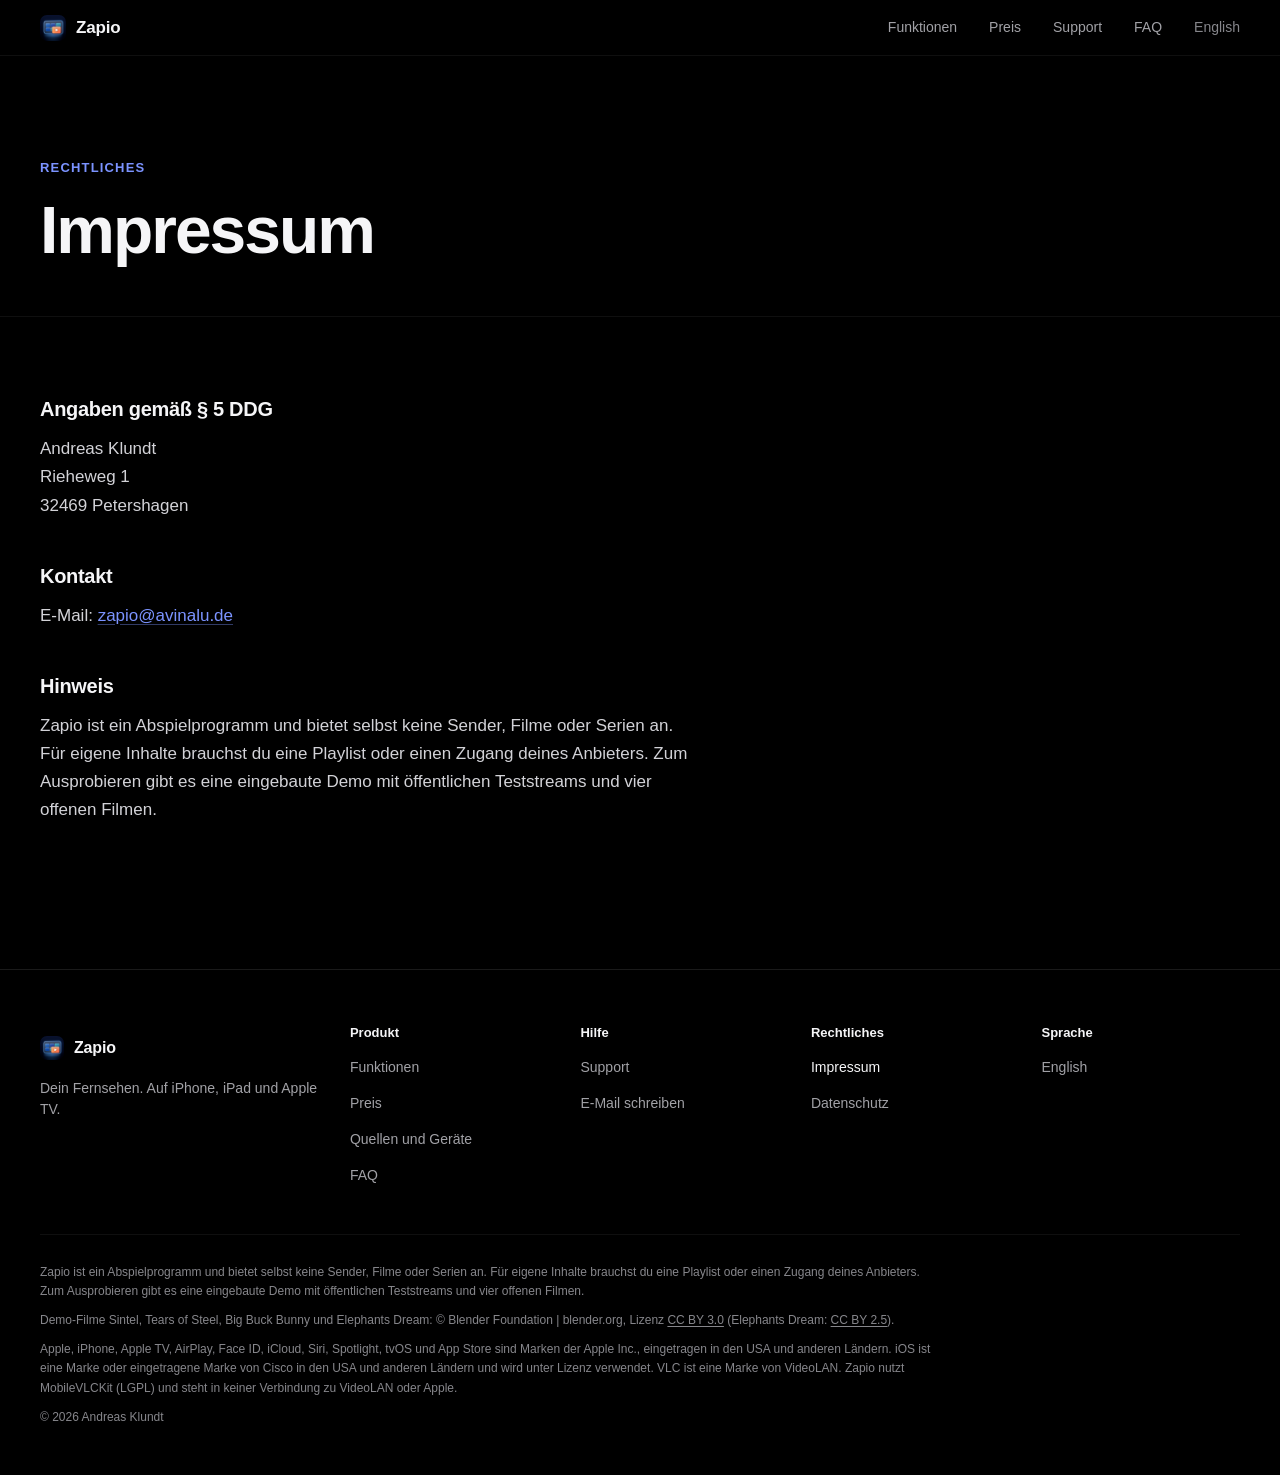
<file: impressum.html>
<!doctype html>
<html lang="de">
<head>
<meta charset="utf-8">
<meta name="viewport" content="width=device-width, initial-scale=1, viewport-fit=cover">
<title>Impressum – Zapio IPTV-Player</title>
<meta name="description" content="Impressum von Zapio, dem IPTV-Player für iPhone, iPad und Apple TV: Anbieter und Kontakt.">
<meta name="color-scheme" content="dark">
<meta name="theme-color" content="#000000">
<meta name="referrer" content="strict-origin-when-cross-origin">
<link rel="canonical" href="https://zapio-app.github.io/impressum.html">
<link rel="alternate" hreflang="de" href="https://zapio-app.github.io/impressum.html">
<link rel="alternate" hreflang="en" href="https://zapio-app.github.io/en/imprint.html">
<link rel="alternate" hreflang="x-default" href="https://zapio-app.github.io/impressum.html">
<meta property="og:type" content="website">
<meta property="og:site_name" content="Zapio">
<meta property="og:locale" content="de_DE">
<meta property="og:locale:alternate" content="en_US">
<meta property="og:title" content="Impressum – Zapio IPTV-Player">
<meta property="og:description" content="Impressum von Zapio, dem IPTV-Player für iPhone, iPad und Apple TV: Anbieter und Kontakt.">
<meta property="og:url" content="https://zapio-app.github.io/impressum.html">
<meta property="og:image" content="https://zapio-app.github.io/img/og.jpg">
<meta property="og:image:width" content="1200">
<meta property="og:image:height" content="630">
<meta property="og:image:alt" content="Zapio im Querformat mit der eingebauten Demo: Live-Player mit Standbild aus Big Buck Bunny, Infokarte und Senderleiste">
<meta name="twitter:card" content="summary_large_image">
<meta name="twitter:title" content="Impressum – Zapio IPTV-Player">
<meta name="twitter:description" content="Impressum von Zapio, dem IPTV-Player für iPhone, iPad und Apple TV: Anbieter und Kontakt.">
<meta name="twitter:image" content="https://zapio-app.github.io/img/og.jpg">
<meta name="twitter:image:alt" content="Zapio im Querformat mit der eingebauten Demo: Live-Player mit Standbild aus Big Buck Bunny, Infokarte und Senderleiste">
<meta name="apple-itunes-app" content="app-id=6822676177">
<link rel="icon" href="favicon-32.png" sizes="32x32" type="image/png">
<link rel="icon" href="favicon-64.png" sizes="64x64" type="image/png">
<link rel="apple-touch-icon" href="apple-touch-icon.png">
<link rel="stylesheet" href="css/site.css">
</head>
<body>
<a class="skip" href="#main">Zum Inhalt springen</a>
<header class="nav"><div class="wrap wrap-wide">
<a class="brand" href="./"><img src="favicon-64.png" width="26" height="26" alt="">Zapio</a>
<nav aria-label="Hauptnavigation"><ul><li class="hide-s"><a href="./#funktionen">Funktionen</a></li><li class="hide-s"><a href="./#preis">Preis</a></li><li><a href="support.html">Support</a></li><li class="hide-s"><a href="./#faq">FAQ</a></li><li><a class="lang" href="en/imprint.html" lang="en" hreflang="en">English</a></li></ul></nav>
</div></header>
<main id="main">
<div class="imprint"><div class="page-head"><div class="wrap"><p class="kicker">Rechtliches</p><h1>Impressum</h1></div></div><div class="wrap"><div class="doc single"><article class="prose"><h2>Angaben gemäß § 5 DDG</h2><p>Andreas Klundt<br>Rieheweg 1<br>32469 Petershagen</p><h2>Kontakt</h2><p>E-Mail: <a href="mailto:zapio@avinalu.de">zapio@avinalu.de</a></p><h2>Hinweis</h2><p>Zapio ist ein Abspielprogramm und bietet selbst keine Sender, Filme oder Serien an. Für eigene Inhalte brauchst du eine Playlist oder einen Zugang deines Anbieters. Zum Ausprobieren gibt es eine eingebaute Demo mit öffentlichen Teststreams und vier offenen Filmen.</p></article></div></div></div>
</main>
<footer>
<div class="wrap wrap-wide">
  <div class="top">
    <div class="brandcol"><a class="brand" href="./"><img src="favicon-64.png" width="24" height="24" alt="">Zapio</a><p class="tag">Dein Fernsehen. Auf iPhone, iPad und Apple TV.</p></div>
    <nav class="col" aria-label="Produkt"><h2>Produkt</h2><a href="./#funktionen">Funktionen</a><a href="./#preis">Preis</a><a href="./#quellen">Quellen und Geräte</a><a href="./#faq">FAQ</a></nav>
    <nav class="col" aria-label="Hilfe"><h2>Hilfe</h2><a href="support.html">Support</a><a href="mailto:zapio@avinalu.de">E-Mail schreiben</a></nav>
    <nav class="col" aria-label="Rechtliches"><h2>Rechtliches</h2><a href="impressum.html" aria-current="page">Impressum</a><a href="datenschutz.html">Datenschutz</a></nav>
    <nav class="col" aria-label="Sprache"><h2>Sprache</h2><a href="en/imprint.html" lang="en" hreflang="en">English</a></nav>
  </div>
  <div class="legal"><p>Zapio ist ein Abspielprogramm und bietet selbst keine Sender, Filme oder Serien an. Für eigene Inhalte brauchst du eine Playlist oder einen Zugang deines Anbieters. Zum Ausprobieren gibt es eine eingebaute Demo mit öffentlichen Teststreams und vier offenen Filmen.</p><p>Demo‑Filme Sintel, Tears of Steel, Big Buck Bunny und Elephants Dream: © Blender Foundation | blender.org, Lizenz <a href="https://creativecommons.org/licenses/by/3.0/deed.de">CC BY 3.0</a> (Elephants Dream: <a href="https://creativecommons.org/licenses/by/2.5/deed.de">CC BY 2.5</a>).</p><p>Apple, iPhone, Apple TV, AirPlay, Face ID, iCloud, Siri, Spotlight, tvOS und App Store sind Marken der Apple Inc., eingetragen in den USA und anderen Ländern. iOS ist eine Marke oder eingetragene Marke von Cisco in den USA und anderen Ländern und wird unter Lizenz verwendet. VLC ist eine Marke von VideoLAN. Zapio nutzt MobileVLCKit (LGPL) und steht in keiner Verbindung zu VideoLAN oder Apple.</p><p>© 2026 Andreas Klundt</p></div>
</div>
</footer>

</body>
</html>
</file>
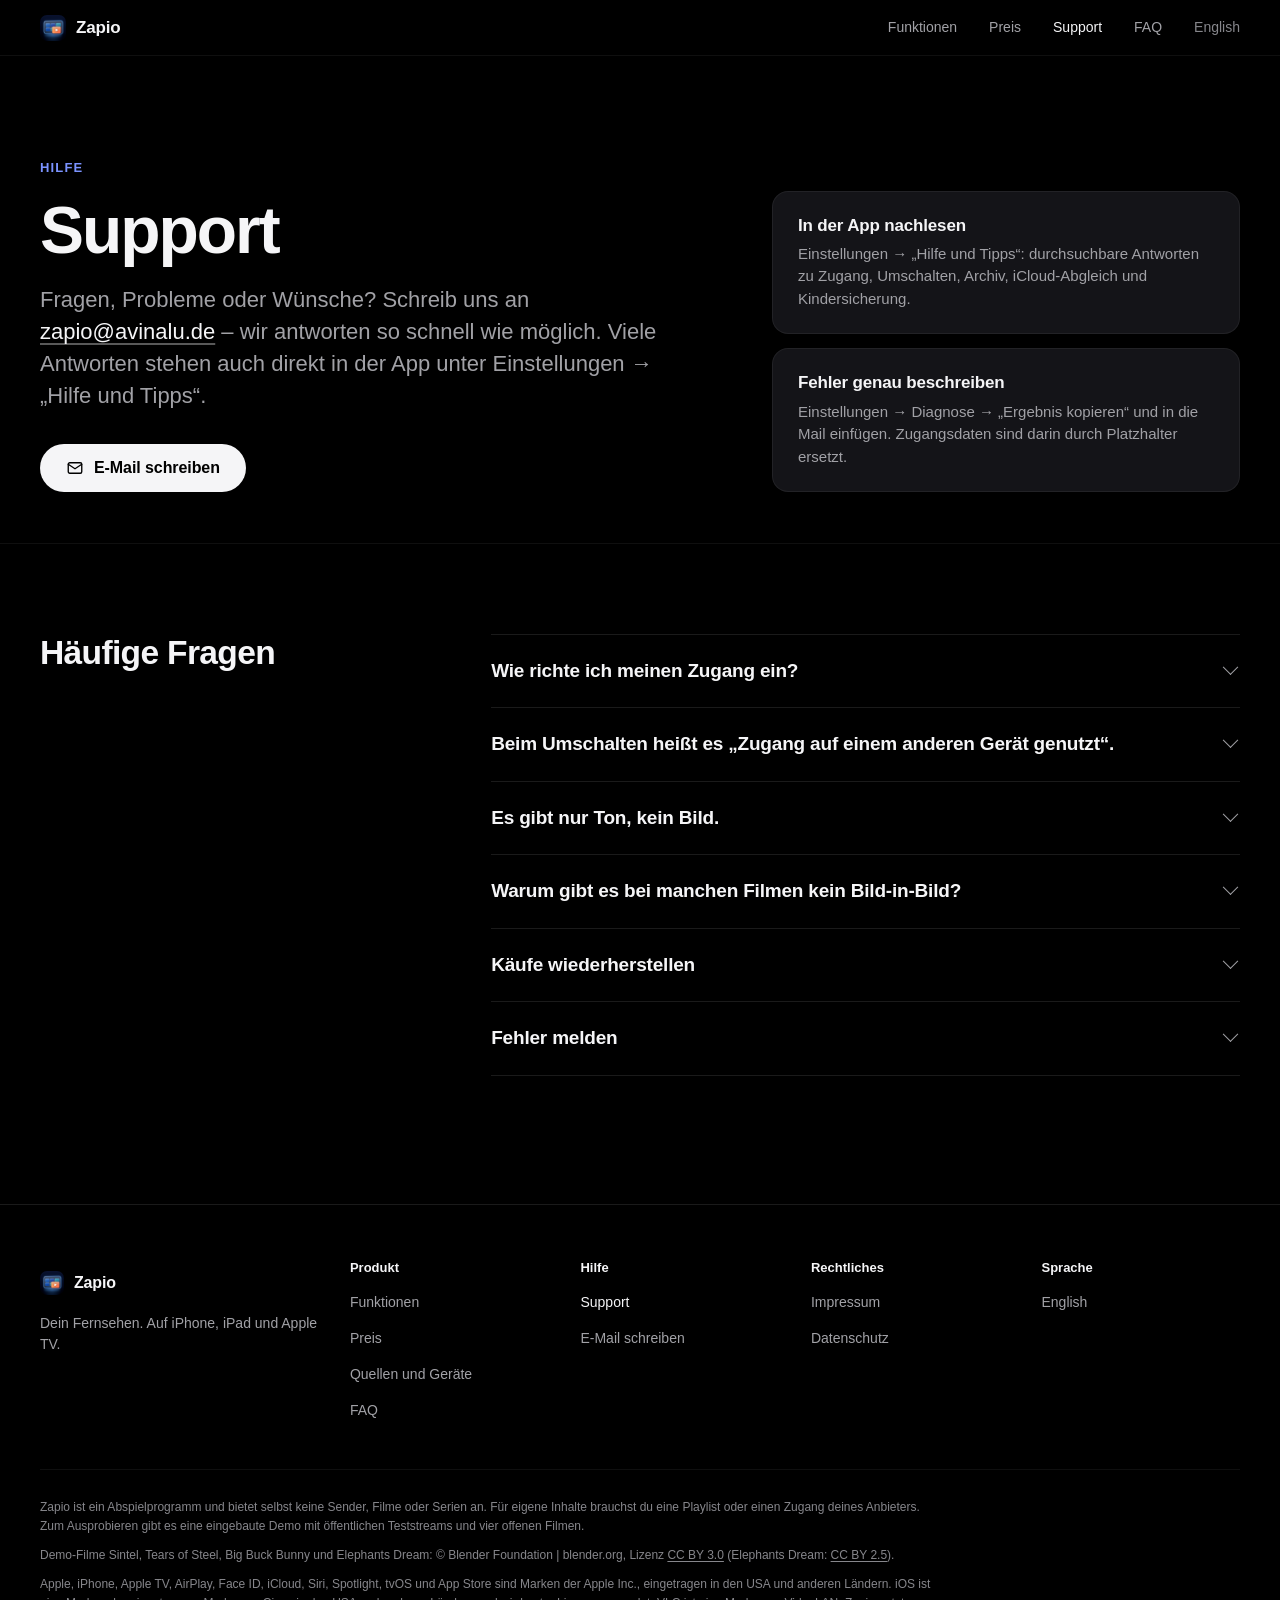
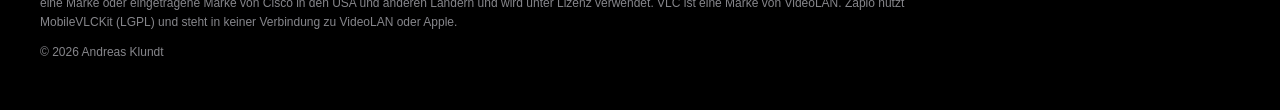
<file: support.html>
<!doctype html>
<html lang="de">
<head>
<meta charset="utf-8">
<meta name="viewport" content="width=device-width, initial-scale=1, viewport-fit=cover">
<title>Support und Hilfe – Zapio IPTV-Player</title>
<meta name="description" content="Hilfe zu Zapio: M3U- oder Xtream-Zugang einrichten, Ein-Stream-Zugänge, Bild-in-Bild, Käufe wiederherstellen und Kontakt per E-Mail.">
<meta name="color-scheme" content="dark">
<meta name="theme-color" content="#000000">
<meta name="referrer" content="strict-origin-when-cross-origin">
<link rel="canonical" href="https://zapio-app.github.io/support.html">
<link rel="alternate" hreflang="de" href="https://zapio-app.github.io/support.html">
<link rel="alternate" hreflang="en" href="https://zapio-app.github.io/en/support.html">
<link rel="alternate" hreflang="x-default" href="https://zapio-app.github.io/support.html">
<meta property="og:type" content="website">
<meta property="og:site_name" content="Zapio">
<meta property="og:locale" content="de_DE">
<meta property="og:locale:alternate" content="en_US">
<meta property="og:title" content="Support und Hilfe – Zapio IPTV-Player">
<meta property="og:description" content="Hilfe zu Zapio: M3U- oder Xtream-Zugang einrichten, Ein-Stream-Zugänge, Bild-in-Bild, Käufe wiederherstellen und Kontakt per E-Mail.">
<meta property="og:url" content="https://zapio-app.github.io/support.html">
<meta property="og:image" content="https://zapio-app.github.io/img/og.jpg">
<meta property="og:image:width" content="1200">
<meta property="og:image:height" content="630">
<meta property="og:image:alt" content="Zapio im Querformat mit der eingebauten Demo: Live-Player mit Standbild aus Big Buck Bunny, Infokarte und Senderleiste">
<meta name="twitter:card" content="summary_large_image">
<meta name="twitter:title" content="Support und Hilfe – Zapio IPTV-Player">
<meta name="twitter:description" content="Hilfe zu Zapio: M3U- oder Xtream-Zugang einrichten, Ein-Stream-Zugänge, Bild-in-Bild, Käufe wiederherstellen und Kontakt per E-Mail.">
<meta name="twitter:image" content="https://zapio-app.github.io/img/og.jpg">
<meta name="twitter:image:alt" content="Zapio im Querformat mit der eingebauten Demo: Live-Player mit Standbild aus Big Buck Bunny, Infokarte und Senderleiste">
<meta name="apple-itunes-app" content="app-id=6822676177">
<link rel="icon" href="favicon-32.png" sizes="32x32" type="image/png">
<link rel="icon" href="favicon-64.png" sizes="64x64" type="image/png">
<link rel="apple-touch-icon" href="apple-touch-icon.png">
<link rel="stylesheet" href="css/site.css">
<script type="application/ld+json">{"@context": "https://schema.org", "@type": "FAQPage", "mainEntity": [{"@type": "Question", "name": "Wie richte ich meinen Zugang ein?", "acceptedAnswer": {"@type": "Answer", "text": "Beim ersten Start „Quelle hinzufügen“: Playlist-Link (M3U) einfügen oder Server, Benutzername und Passwort eines Xtream-Zugangs eintragen. Zapio erkennt die Art selbst. Ohne Zugang: „Mit freien Sendern ausprobieren“."}}, {"@type": "Question", "name": "Beim Umschalten heißt es „Zugang auf einem anderen Gerät genutzt“.", "acceptedAnswer": {"@type": "Answer", "text": "Viele Zugänge erlauben nur eine Wiedergabe gleichzeitig. Läuft auf einem anderen Gerät etwas, sperrt der Anbieter. Häufige Ursache auf dem iPhone ist iCloud Privat-Relay: Schalte es unter Einstellungen → WLAN → ⓘ für dein Netz aus (Schalter zum Schutz der IP-Adresse). Auch ein VPN kann stören."}}, {"@type": "Question", "name": "Es gibt nur Ton, kein Bild.", "acceptedAnswer": {"@type": "Answer", "text": "Manche Sender senden in einem Format, das der Apple-Player nicht zeigt. Zapio wechselt dann von selbst zum eingebauten VLC-Player."}}, {"@type": "Question", "name": "Warum gibt es bei manchen Filmen kein Bild-in-Bild?", "acceptedAnswer": {"@type": "Answer", "text": "Bild-in-Bild und AirPlay funktionieren mit dem Apple-Player (MP4, HLS). MKV-Dateien spielt Zapio über VLC – dort gibt es kein Bild-in-Bild. Gibt es einen Film auch als MP4, wählt Zapio diese Fassung."}}, {"@type": "Question", "name": "Käufe wiederherstellen", "acceptedAnswer": {"@type": "Answer", "text": "Neues Gerät oder neu installiert: Einstellungen → Vollversion → „Käufe wiederherstellen“. Das gilt für die Vollversion und das Monatsabo – mit dem Apple Account, mit dem du gekauft bzw. abonniert hast."}}, {"@type": "Question", "name": "Fehler melden", "acceptedAnswer": {"@type": "Answer", "text": "In der App: Einstellungen → Diagnose → „Ergebnis kopieren“ und an uns schicken. Benutzername und Passwort sind darin durch Platzhalter ersetzt."}}]}</script>
</head>
<body>
<a class="skip" href="#main">Zum Inhalt springen</a>
<header class="nav"><div class="wrap wrap-wide">
<a class="brand" href="./"><img src="favicon-64.png" width="26" height="26" alt="">Zapio</a>
<nav aria-label="Hauptnavigation"><ul><li class="hide-s"><a href="./#funktionen">Funktionen</a></li><li class="hide-s"><a href="./#preis">Preis</a></li><li><a href="support.html" aria-current="page">Support</a></li><li class="hide-s"><a href="./#faq">FAQ</a></li><li><a class="lang" href="en/support.html" lang="en" hreflang="en">English</a></li></ul></nav>
</div></header>
<main id="main">
<div class="support"><div class="page-head"><div class="wrap sup-grid"><div><p class="kicker">Hilfe</p><h1>Support</h1><p class="lead">Fragen, Probleme oder Wünsche? Schreib uns an <a href="mailto:zapio@avinalu.de">zapio@avinalu.de</a> – wir antworten so schnell wie möglich. Viele Antworten stehen auch direkt in der App unter Einstellungen → „Hilfe und Tipps“.</p><div class="contact"><a class="btn" href="mailto:zapio@avinalu.de"><svg viewBox="0 0 24 24" aria-hidden="true"><rect x="3" y="5" width="18" height="14" rx="2"/><path d="m3 7 9 6 9-6"/></svg>E-Mail schreiben</a></div></div><div class="help"><div><h2>In der App nachlesen</h2><p>Einstellungen → „Hilfe und Tipps“: durchsuchbare Antworten zu Zugang, Umschalten, Archiv, iCloud-Abgleich und Kindersicherung.</p></div><div><h2>Fehler genau beschreiben</h2><p>Einstellungen → Diagnose → „Ergebnis kopieren“ und in die Mail einfügen. Zugangsdaten sind darin durch Platzhalter ersetzt.</p></div></div></div></div><div class="wrap"><div class="sup-faq"><h2 class="faq-h">Häufige Fragen</h2><div class="faq-list"><details><summary>Wie richte ich meinen Zugang ein?</summary><p>Beim ersten Start „Quelle hinzufügen“: Playlist-Link (M3U) einfügen oder Server, Benutzername und Passwort eines Xtream-Zugangs eintragen. Zapio erkennt die Art selbst. Ohne Zugang: „Mit freien Sendern ausprobieren“.</p></details><details><summary>Beim Umschalten heißt es „Zugang auf einem anderen Gerät genutzt“.</summary><p>Viele Zugänge erlauben nur eine Wiedergabe gleichzeitig. Läuft auf einem anderen Gerät etwas, sperrt der Anbieter. Häufige Ursache auf dem iPhone ist iCloud Privat-Relay: Schalte es unter Einstellungen → WLAN → ⓘ für dein Netz aus (Schalter zum Schutz der IP-Adresse). Auch ein VPN kann stören.</p></details><details><summary>Es gibt nur Ton, kein Bild.</summary><p>Manche Sender senden in einem Format, das der Apple-Player nicht zeigt. Zapio wechselt dann von selbst zum eingebauten VLC-Player.</p></details><details><summary>Warum gibt es bei manchen Filmen kein Bild-in-Bild?</summary><p>Bild-in-Bild und AirPlay funktionieren mit dem Apple-Player (MP4, HLS). MKV-Dateien spielt Zapio über VLC – dort gibt es kein Bild-in-Bild. Gibt es einen Film auch als MP4, wählt Zapio diese Fassung.</p></details><details><summary>Käufe wiederherstellen</summary><p>Neues Gerät oder neu installiert: Einstellungen → Vollversion → „Käufe wiederherstellen“. Das gilt für die Vollversion und das Monatsabo – mit dem Apple Account, mit dem du gekauft bzw. abonniert hast.</p></details><details><summary>Fehler melden</summary><p>In der App: Einstellungen → Diagnose → „Ergebnis kopieren“ und an uns schicken. Benutzername und Passwort sind darin durch Platzhalter ersetzt.</p></details></div></div></div></div>
</main>
<footer>
<div class="wrap wrap-wide">
  <div class="top">
    <div class="brandcol"><a class="brand" href="./"><img src="favicon-64.png" width="24" height="24" alt="">Zapio</a><p class="tag">Dein Fernsehen. Auf iPhone, iPad und Apple TV.</p></div>
    <nav class="col" aria-label="Produkt"><h2>Produkt</h2><a href="./#funktionen">Funktionen</a><a href="./#preis">Preis</a><a href="./#quellen">Quellen und Geräte</a><a href="./#faq">FAQ</a></nav>
    <nav class="col" aria-label="Hilfe"><h2>Hilfe</h2><a href="support.html" aria-current="page">Support</a><a href="mailto:zapio@avinalu.de">E-Mail schreiben</a></nav>
    <nav class="col" aria-label="Rechtliches"><h2>Rechtliches</h2><a href="impressum.html">Impressum</a><a href="datenschutz.html">Datenschutz</a></nav>
    <nav class="col" aria-label="Sprache"><h2>Sprache</h2><a href="en/support.html" lang="en" hreflang="en">English</a></nav>
  </div>
  <div class="legal"><p>Zapio ist ein Abspielprogramm und bietet selbst keine Sender, Filme oder Serien an. Für eigene Inhalte brauchst du eine Playlist oder einen Zugang deines Anbieters. Zum Ausprobieren gibt es eine eingebaute Demo mit öffentlichen Teststreams und vier offenen Filmen.</p><p>Demo‑Filme Sintel, Tears of Steel, Big Buck Bunny und Elephants Dream: © Blender Foundation | blender.org, Lizenz <a href="https://creativecommons.org/licenses/by/3.0/deed.de">CC BY 3.0</a> (Elephants Dream: <a href="https://creativecommons.org/licenses/by/2.5/deed.de">CC BY 2.5</a>).</p><p>Apple, iPhone, Apple TV, AirPlay, Face ID, iCloud, Siri, Spotlight, tvOS und App Store sind Marken der Apple Inc., eingetragen in den USA und anderen Ländern. iOS ist eine Marke oder eingetragene Marke von Cisco in den USA und anderen Ländern und wird unter Lizenz verwendet. VLC ist eine Marke von VideoLAN. Zapio nutzt MobileVLCKit (LGPL) und steht in keiner Verbindung zu VideoLAN oder Apple.</p><p>© 2026 Andreas Klundt</p></div>
</div>
</footer>

</body>
</html>
</file>
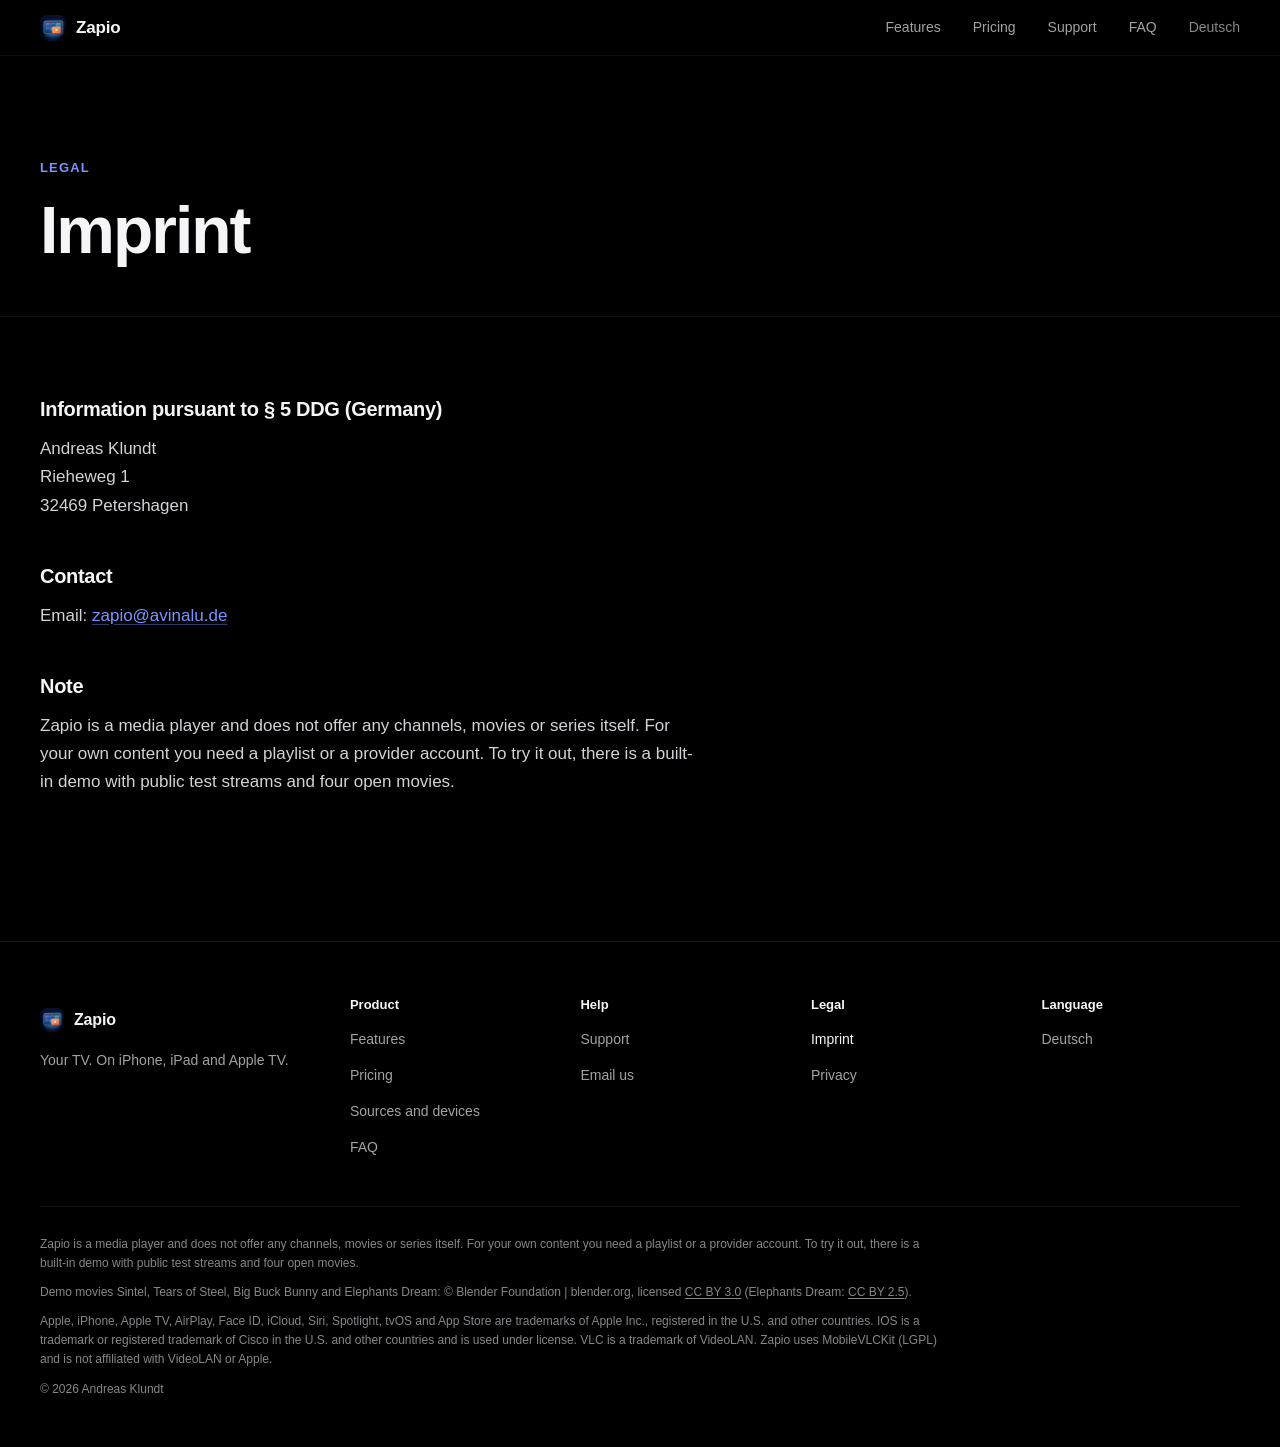
<file: en/imprint.html>
<!doctype html>
<html lang="en">
<head>
<meta charset="utf-8">
<meta name="viewport" content="width=device-width, initial-scale=1, viewport-fit=cover">
<title>Imprint – Zapio IPTV Player</title>
<meta name="description" content="Imprint of Zapio, the IPTV player for iPhone, iPad and Apple TV: publisher and contact.">
<meta name="color-scheme" content="dark">
<meta name="theme-color" content="#000000">
<meta name="referrer" content="strict-origin-when-cross-origin">
<link rel="canonical" href="https://zapio-app.github.io/en/imprint.html">
<link rel="alternate" hreflang="de" href="https://zapio-app.github.io/impressum.html">
<link rel="alternate" hreflang="en" href="https://zapio-app.github.io/en/imprint.html">
<link rel="alternate" hreflang="x-default" href="https://zapio-app.github.io/impressum.html">
<meta property="og:type" content="website">
<meta property="og:site_name" content="Zapio">
<meta property="og:locale" content="en_US">
<meta property="og:locale:alternate" content="de_DE">
<meta property="og:title" content="Imprint – Zapio IPTV Player">
<meta property="og:description" content="Imprint of Zapio, the IPTV player for iPhone, iPad and Apple TV: publisher and contact.">
<meta property="og:url" content="https://zapio-app.github.io/en/imprint.html">
<meta property="og:image" content="https://zapio-app.github.io/img/og-en.jpg">
<meta property="og:image:width" content="1200">
<meta property="og:image:height" content="630">
<meta property="og:image:alt" content="Zapio in landscape with the built-in demo: live player with a still from Big Buck Bunny, info card and channel bar">
<meta name="twitter:card" content="summary_large_image">
<meta name="twitter:title" content="Imprint – Zapio IPTV Player">
<meta name="twitter:description" content="Imprint of Zapio, the IPTV player for iPhone, iPad and Apple TV: publisher and contact.">
<meta name="twitter:image" content="https://zapio-app.github.io/img/og-en.jpg">
<meta name="twitter:image:alt" content="Zapio in landscape with the built-in demo: live player with a still from Big Buck Bunny, info card and channel bar">
<meta name="apple-itunes-app" content="app-id=6822676177">
<link rel="icon" href="../favicon-32.png" sizes="32x32" type="image/png">
<link rel="icon" href="../favicon-64.png" sizes="64x64" type="image/png">
<link rel="apple-touch-icon" href="../apple-touch-icon.png">
<link rel="stylesheet" href="../css/site.css">
</head>
<body>
<a class="skip" href="#main">Skip to content</a>
<header class="nav"><div class="wrap wrap-wide">
<a class="brand" href="../en/"><img src="../favicon-64.png" width="26" height="26" alt="">Zapio</a>
<nav aria-label="Main navigation"><ul><li class="hide-s"><a href="../en/#funktionen">Features</a></li><li class="hide-s"><a href="../en/#preis">Pricing</a></li><li><a href="../en/support.html">Support</a></li><li class="hide-s"><a href="../en/#faq">FAQ</a></li><li><a class="lang" href="../impressum.html" lang="de" hreflang="de">Deutsch</a></li></ul></nav>
</div></header>
<main id="main">
<div class="imprint"><div class="page-head"><div class="wrap"><p class="kicker">Legal</p><h1>Imprint</h1></div></div><div class="wrap"><div class="doc single"><article class="prose"><h2>Information pursuant to § 5 DDG (Germany)</h2><p>Andreas Klundt<br>Rieheweg 1<br>32469 Petershagen</p><h2>Contact</h2><p>Email: <a href="mailto:zapio@avinalu.de">zapio@avinalu.de</a></p><h2>Note</h2><p>Zapio is a media player and does not offer any channels, movies or series itself. For your own content you need a playlist or a provider account. To try it out, there is a built-in demo with public test streams and four open movies.</p></article></div></div></div>
</main>
<footer>
<div class="wrap wrap-wide">
  <div class="top">
    <div class="brandcol"><a class="brand" href="../en/"><img src="../favicon-64.png" width="24" height="24" alt="">Zapio</a><p class="tag">Your TV. On iPhone, iPad and Apple TV.</p></div>
    <nav class="col" aria-label="Product"><h2>Product</h2><a href="../en/#funktionen">Features</a><a href="../en/#preis">Pricing</a><a href="../en/#quellen">Sources and devices</a><a href="../en/#faq">FAQ</a></nav>
    <nav class="col" aria-label="Help"><h2>Help</h2><a href="../en/support.html">Support</a><a href="mailto:zapio@avinalu.de">Email us</a></nav>
    <nav class="col" aria-label="Legal"><h2>Legal</h2><a href="../en/imprint.html" aria-current="page">Imprint</a><a href="../en/privacy.html">Privacy</a></nav>
    <nav class="col" aria-label="Language"><h2>Language</h2><a href="../impressum.html" lang="de" hreflang="de">Deutsch</a></nav>
  </div>
  <div class="legal"><p>Zapio is a media player and does not offer any channels, movies or series itself. For your own content you need a playlist or a provider account. To try it out, there is a built-in demo with public test streams and four open movies.</p><p>Demo movies Sintel, Tears of Steel, Big Buck Bunny and Elephants Dream: © Blender Foundation | blender.org, licensed <a href="https://creativecommons.org/licenses/by/3.0/">CC BY 3.0</a> (Elephants Dream: <a href="https://creativecommons.org/licenses/by/2.5/">CC BY 2.5</a>).</p><p>Apple, iPhone, Apple TV, AirPlay, Face ID, iCloud, Siri, Spotlight, tvOS and App Store are trademarks of Apple Inc., registered in the U.S. and other countries. IOS is a trademark or registered trademark of Cisco in the U.S. and other countries and is used under license. VLC is a trademark of VideoLAN. Zapio uses MobileVLCKit (LGPL) and is not affiliated with VideoLAN or Apple.</p><p>© 2026 Andreas Klundt</p></div>
</div>
</footer>

</body>
</html>
</file>
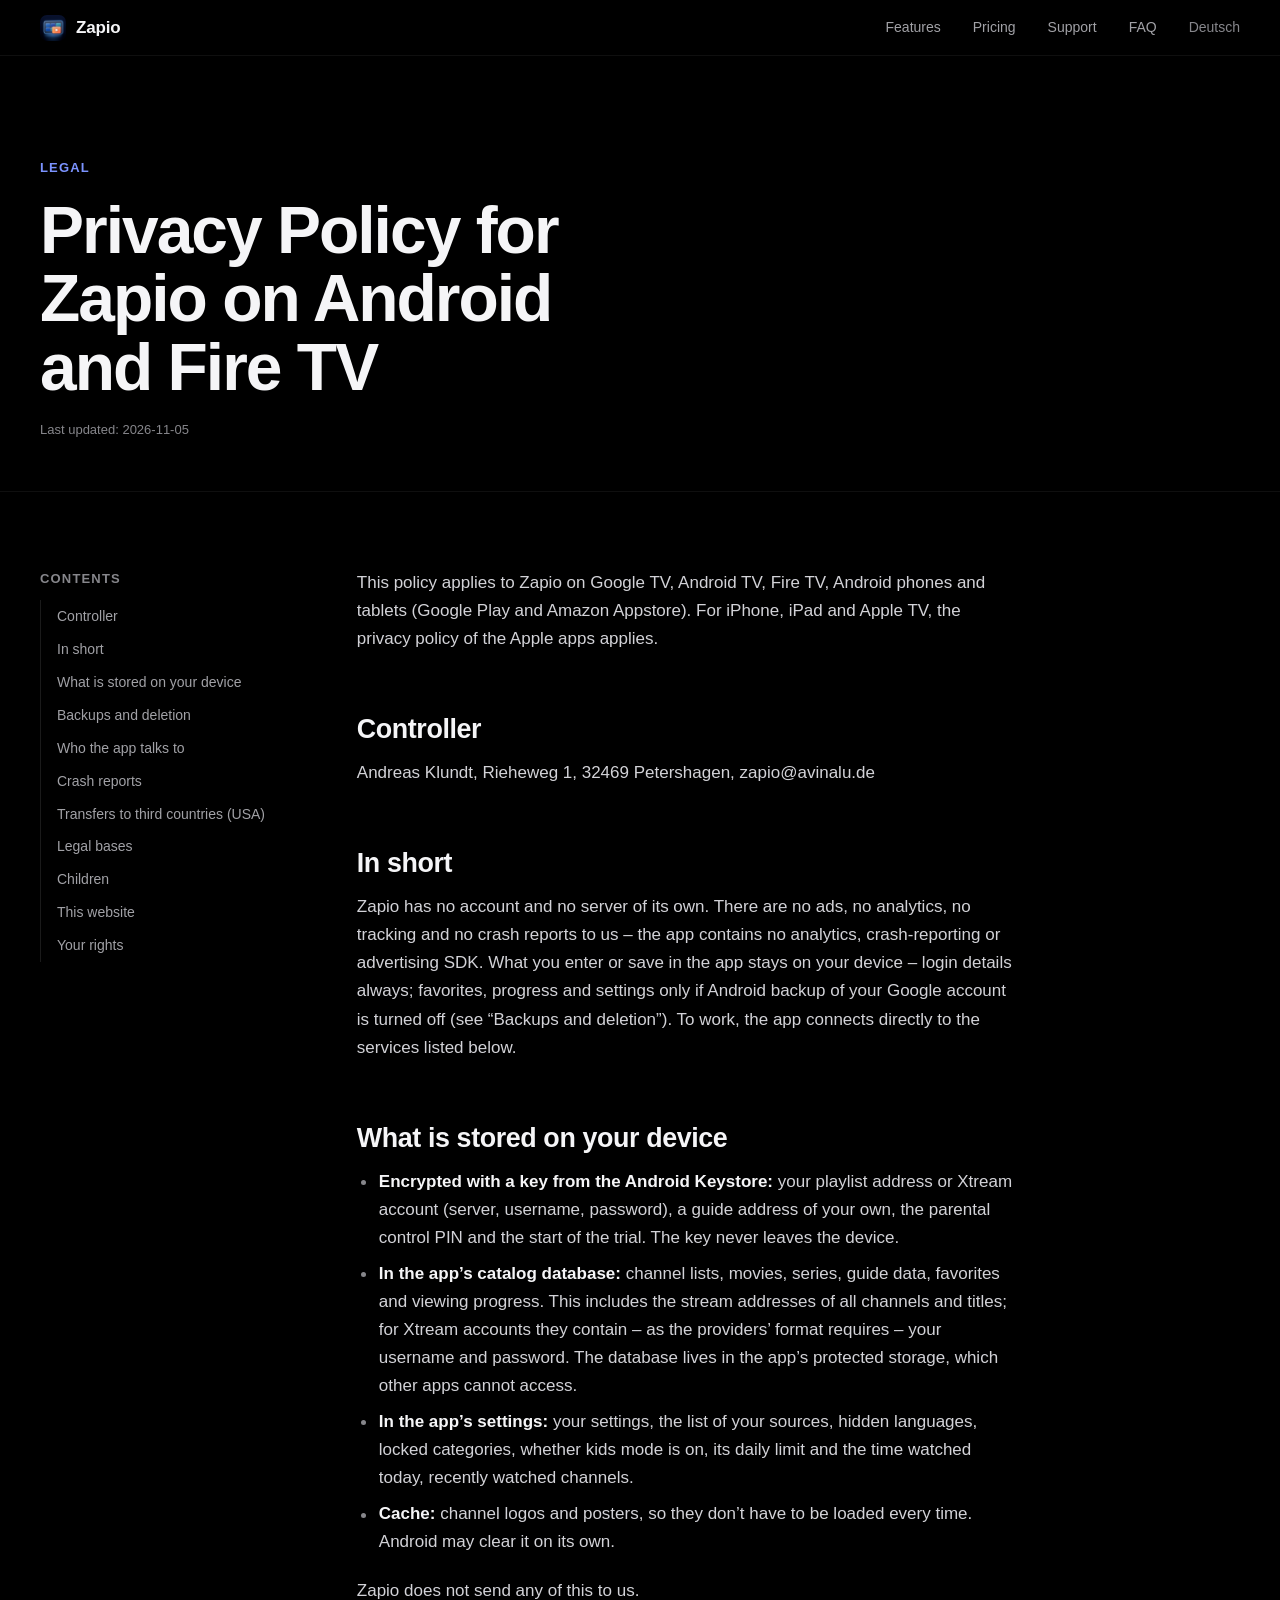
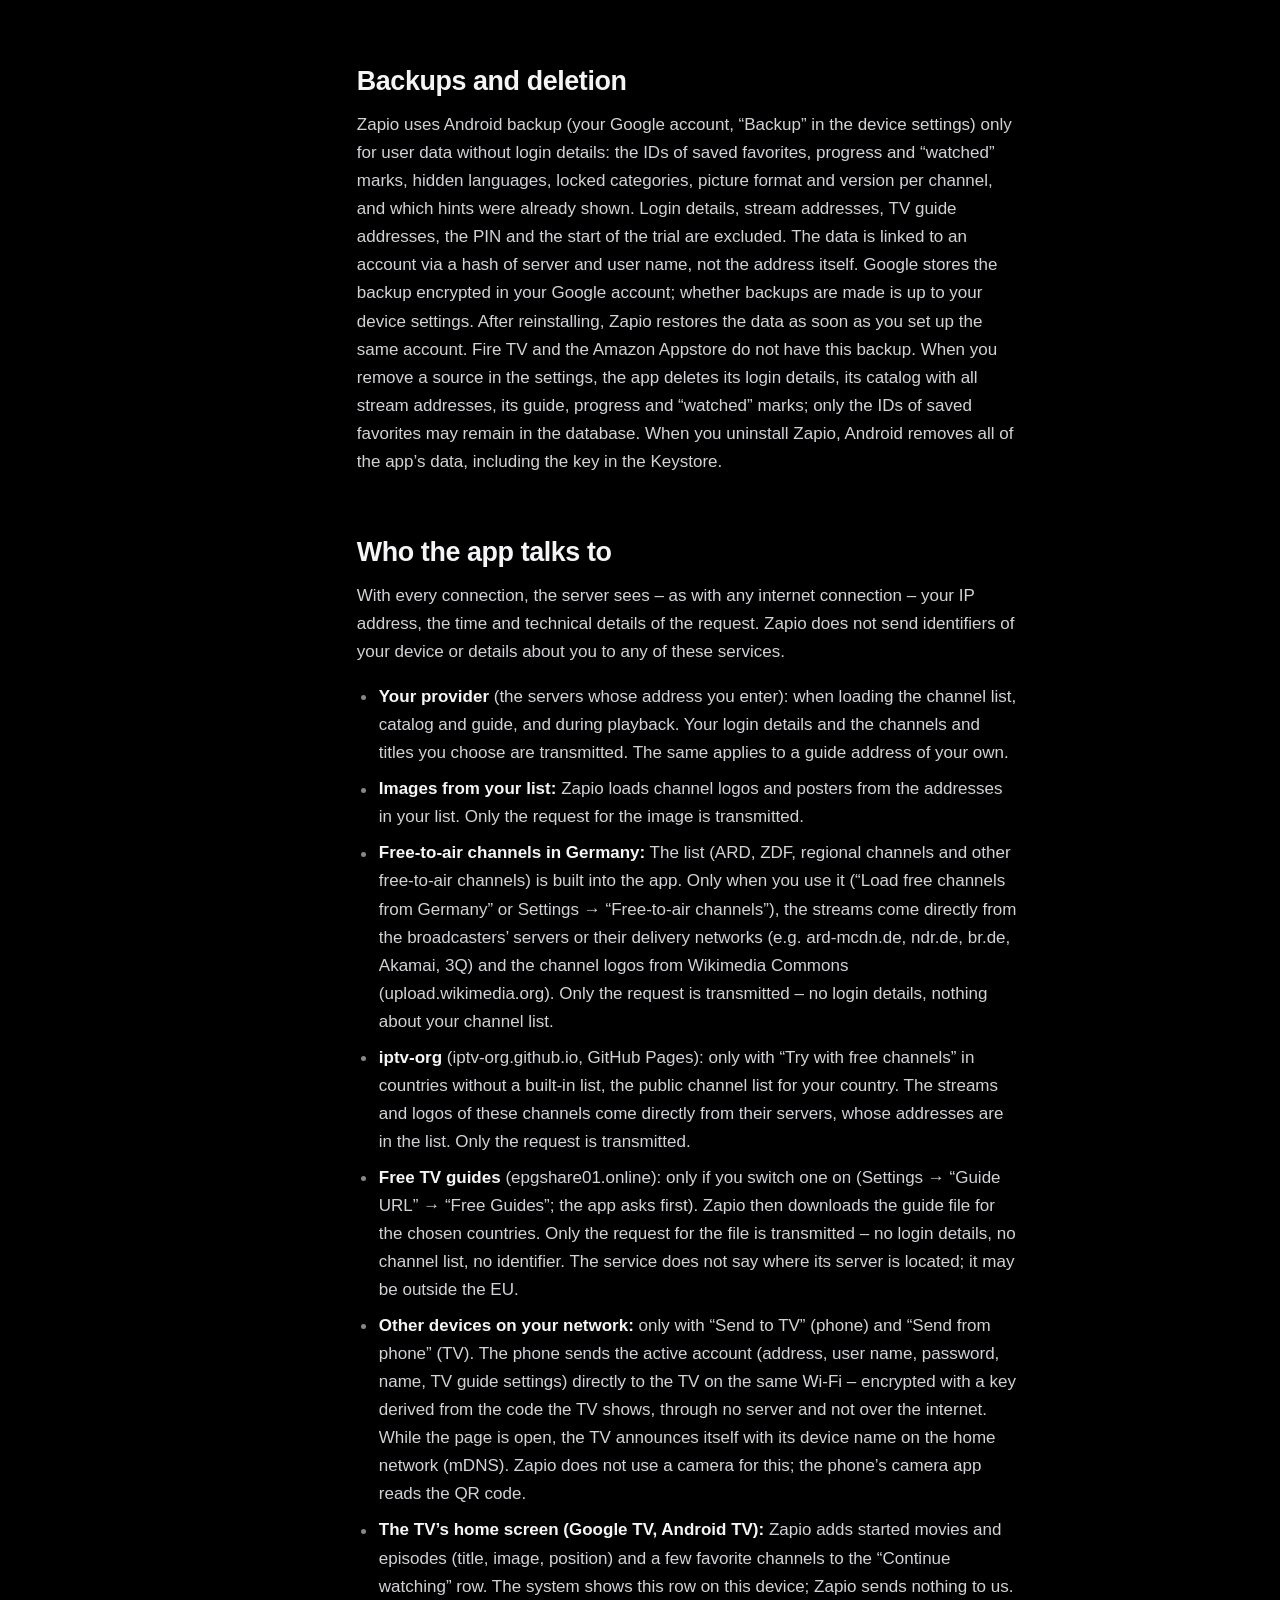
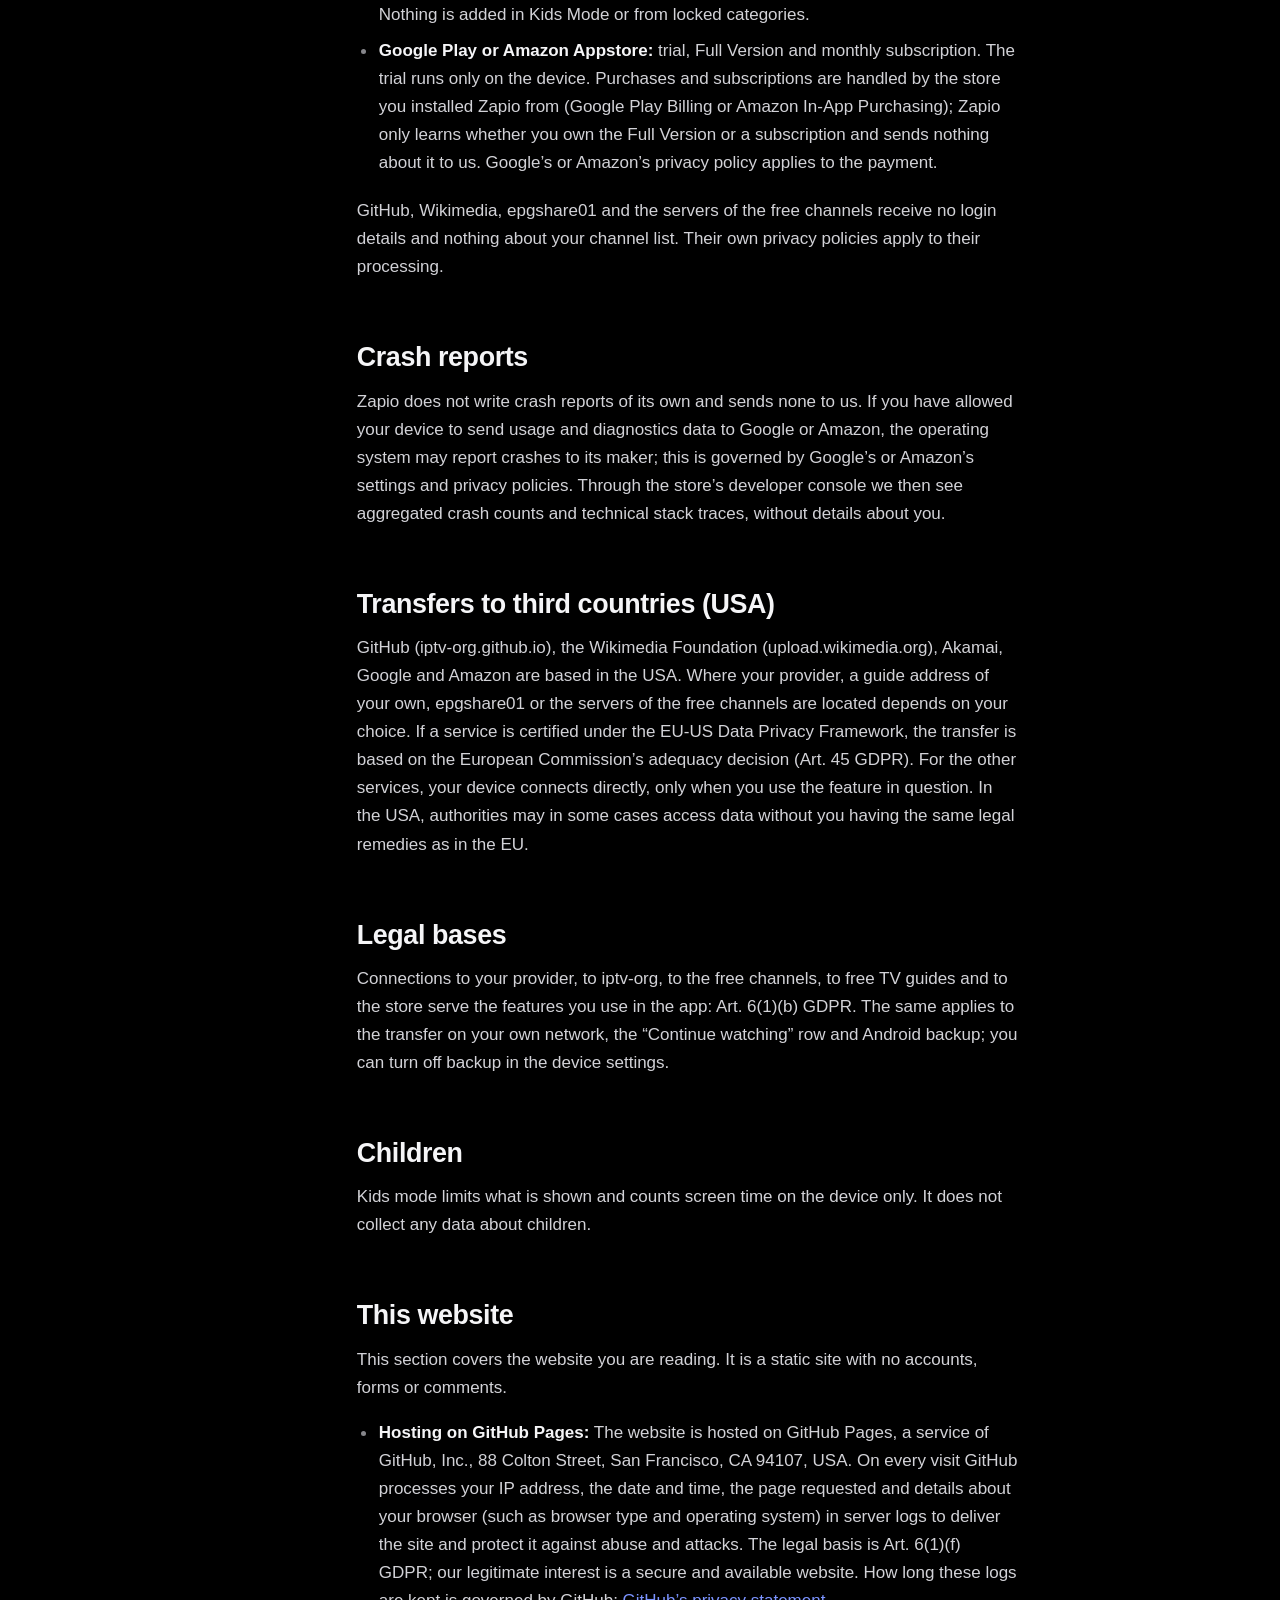
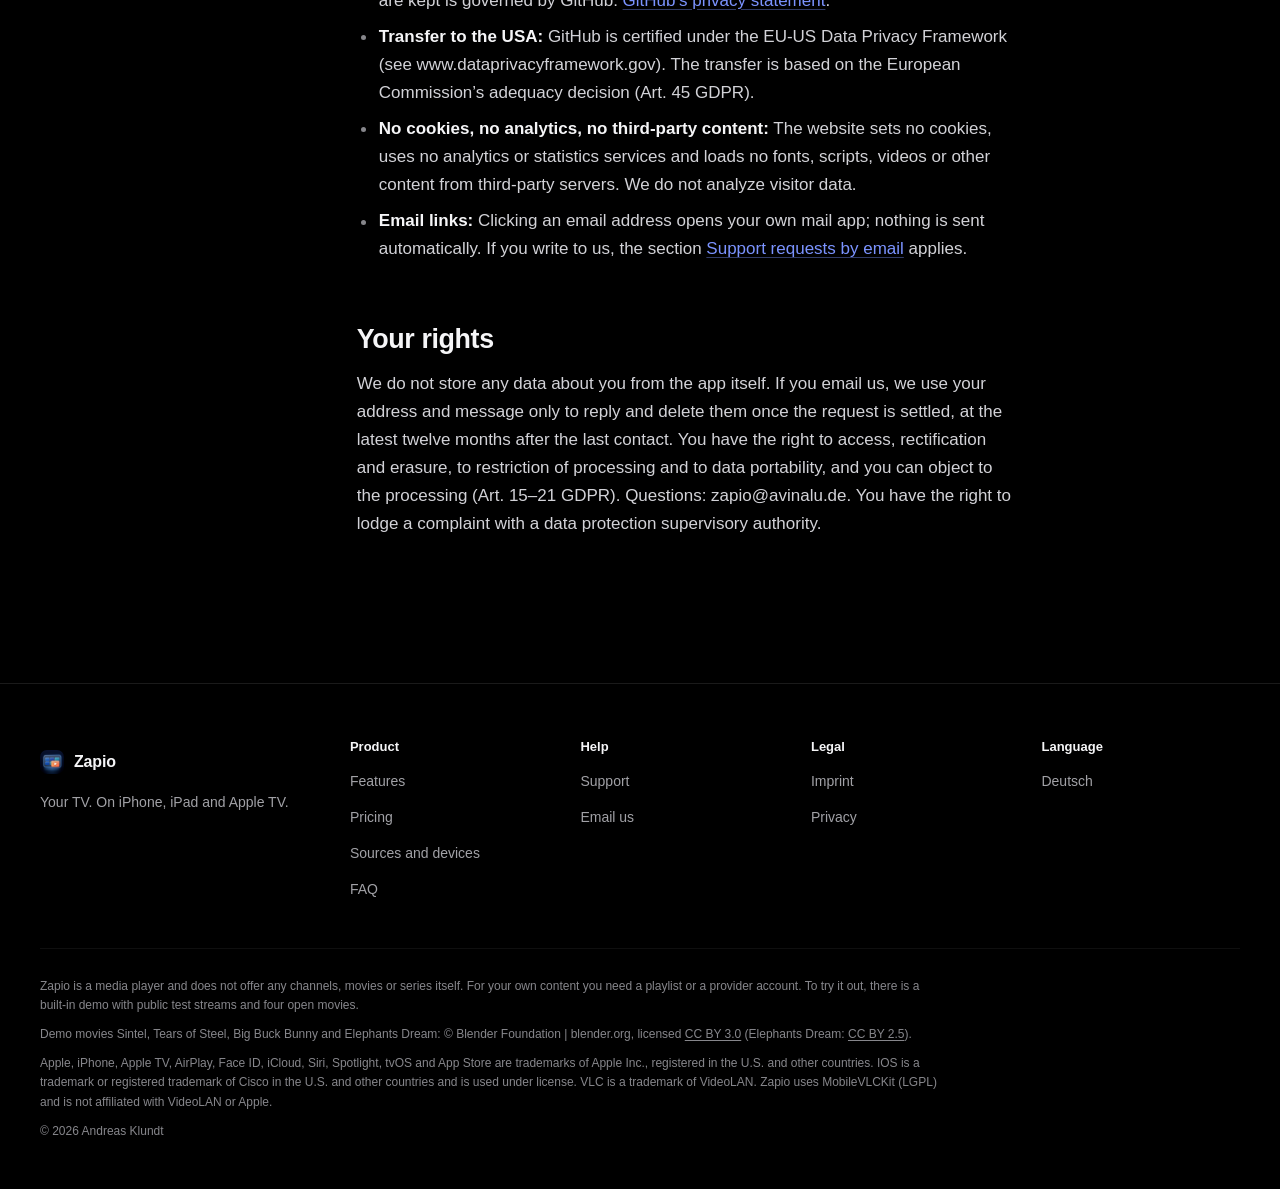
<file: en/privacy-android.html>
<!doctype html>
<html lang="en">
<head>
<meta charset="utf-8">
<meta name="viewport" content="width=device-width, initial-scale=1, viewport-fit=cover">
<title>Privacy – Android – Zapio</title>
<meta name="description" content="Privacy policy for Zapio and this website: no account, no ads, no tracking – what stays on your device and who the app talks to.">
<meta name="color-scheme" content="dark">
<meta name="theme-color" content="#000000">
<meta name="referrer" content="strict-origin-when-cross-origin">
<link rel="canonical" href="https://zapio-app.github.io/en/privacy-android.html">
<link rel="alternate" hreflang="de" href="https://zapio-app.github.io/datenschutz-android.html">
<link rel="alternate" hreflang="en" href="https://zapio-app.github.io/en/privacy-android.html">
<link rel="alternate" hreflang="x-default" href="https://zapio-app.github.io/datenschutz-android.html">
<meta property="og:type" content="website">
<meta property="og:site_name" content="Zapio">
<meta property="og:locale" content="en_US">
<meta property="og:locale:alternate" content="de_DE">
<meta property="og:title" content="Privacy – Android – Zapio">
<meta property="og:description" content="Privacy policy for Zapio and this website: no account, no ads, no tracking – what stays on your device and who the app talks to.">
<meta property="og:url" content="https://zapio-app.github.io/en/privacy-android.html">
<meta property="og:image" content="https://zapio-app.github.io/img/og-en.jpg">
<meta property="og:image:width" content="1200">
<meta property="og:image:height" content="630">
<meta property="og:image:alt" content="Zapio in landscape with the built-in demo: live player with a still from Big Buck Bunny, info card and channel bar">
<meta name="twitter:card" content="summary_large_image">
<meta name="twitter:title" content="Privacy – Android – Zapio">
<meta name="twitter:description" content="Privacy policy for Zapio and this website: no account, no ads, no tracking – what stays on your device and who the app talks to.">
<meta name="twitter:image" content="https://zapio-app.github.io/img/og-en.jpg">
<meta name="twitter:image:alt" content="Zapio in landscape with the built-in demo: live player with a still from Big Buck Bunny, info card and channel bar">
<meta name="apple-itunes-app" content="app-id=6822676177">
<link rel="icon" href="../favicon-32.png" sizes="32x32" type="image/png">
<link rel="icon" href="../favicon-64.png" sizes="64x64" type="image/png">
<link rel="apple-touch-icon" href="../apple-touch-icon.png">
<link rel="stylesheet" href="../css/site.css">
</head>
<body>
<a class="skip" href="#main">Skip to content</a>
<header class="nav"><div class="wrap wrap-wide">
<a class="brand" href="../en/"><img src="../favicon-64.png" width="26" height="26" alt="">Zapio</a>
<nav aria-label="Main navigation"><ul><li class="hide-s"><a href="../en/#funktionen">Features</a></li><li class="hide-s"><a href="../en/#preis">Pricing</a></li><li><a href="../en/support.html">Support</a></li><li class="hide-s"><a href="../en/#faq">FAQ</a></li><li><a class="lang" href="../datenschutz-android.html" lang="de" hreflang="de">Deutsch</a></li></ul></nav>
</div></header>
<main id="main">
<div class=""><div class="page-head"><div class="wrap"><p class="kicker">Legal</p><h1>Privacy Policy for Zapio on Android and Fire TV</h1><p class="meta">Last updated: 2026-11-05</p></div></div><div class="wrap"><div class="doc"><nav class="toc" aria-label="Contents"><p>Contents</p><ol><li><a href="#controller">Controller</a></li><li><a href="#in-short">In short</a></li><li><a href="#what-is-stored-on-your-device">What is stored on your device</a></li><li><a href="#backups-and-deletion">Backups and deletion</a></li><li><a href="#who-the-app-talks-to">Who the app talks to</a></li><li><a href="#crash-reports">Crash reports</a></li><li><a href="#transfers-to-third-countries-usa">Transfers to third countries (USA)</a></li><li><a href="#legal-bases">Legal bases</a></li><li><a href="#children">Children</a></li><li><a href="#this-website">This website</a></li><li><a href="#your-rights">Your rights</a></li></ol></nav><article class="prose"><p>This policy applies to Zapio on Google TV, Android TV, Fire TV, Android phones and tablets (Google Play and Amazon Appstore). For iPhone, iPad and Apple TV, the privacy policy of the Apple apps applies.</p>
<h2 id="controller">Controller</h2>
<p>Andreas Klundt, Rieheweg 1, 32469 Petershagen, zapio@avinalu.de</p>
<h2 id="in-short">In short</h2>
<p>Zapio has no account and no server of its own. There are no ads, no analytics, no tracking and no crash reports to us – the app contains no analytics, crash-reporting or advertising SDK. What you enter or save in the app stays on your device – login details always; favorites, progress and settings only if Android backup of your Google account is turned off (see “Backups and deletion”). To work, the app connects directly to the services listed below.</p>
<h2 id="what-is-stored-on-your-device">What is stored on your device</h2>
<ul><li><strong>Encrypted with a key from the Android Keystore:</strong> your playlist address or Xtream account (server, username, password), a guide address of your own, the parental control PIN and the start of the trial. The key never leaves the device.</li><li><strong>In the app’s catalog database:</strong> channel lists, movies, series, guide data, favorites and viewing progress. This includes the stream addresses of all channels and titles; for Xtream accounts they contain – as the providers’ format requires – your username and password. The database lives in the app’s protected storage, which other apps cannot access.</li><li><strong>In the app’s settings:</strong> your settings, the list of your sources, hidden languages, locked categories, whether kids mode is on, its daily limit and the time watched today, recently watched channels.</li><li><strong>Cache:</strong> channel logos and posters, so they don’t have to be loaded every time. Android may clear it on its own.</li></ul>
<p>Zapio does not send any of this to us.</p>
<h2 id="backups-and-deletion">Backups and deletion</h2>
<p>Zapio uses Android backup (your Google account, “Backup” in the device settings) only for user data without login details: the IDs of saved favorites, progress and “watched” marks, hidden languages, locked categories, picture format and version per channel, and which hints were already shown. Login details, stream addresses, TV guide addresses, the PIN and the start of the trial are excluded. The data is linked to an account via a hash of server and user name, not the address itself. Google stores the backup encrypted in your Google account; whether backups are made is up to your device settings. After reinstalling, Zapio restores the data as soon as you set up the same account. Fire TV and the Amazon Appstore do not have this backup. When you remove a source in the settings, the app deletes its login details, its catalog with all stream addresses, its guide, progress and “watched” marks; only the IDs of saved favorites may remain in the database. When you uninstall Zapio, Android removes all of the app’s data, including the key in the Keystore.</p>
<h2 id="who-the-app-talks-to">Who the app talks to</h2>
<p>With every connection, the server sees – as with any internet connection – your IP address, the time and technical details of the request. Zapio does not send identifiers of your device or details about you to any of these services.</p>
<ul><li><strong>Your provider</strong> (the servers whose address you enter): when loading the channel list, catalog and guide, and during playback. Your login details and the channels and titles you choose are transmitted. The same applies to a guide address of your own.</li><li><strong>Images from your list:</strong> Zapio loads channel logos and posters from the addresses in your list. Only the request for the image is transmitted.</li><li><strong>Free-to-air channels in Germany:</strong> The list (ARD, ZDF, regional channels and other free-to-air channels) is built into the app. Only when you use it (“Load free channels from Germany” or Settings → “Free-to-air channels”), the streams come directly from the broadcasters’ servers or their delivery networks (e.g. ard-mcdn.de, ndr.de, br.de, Akamai, 3Q) and the channel logos from Wikimedia Commons (upload.wikimedia.org). Only the request is transmitted – no login details, nothing about your channel list.</li><li><strong>iptv-org</strong> (iptv-org.github.io, GitHub Pages): only with “Try with free channels” in countries without a built-in list, the public channel list for your country. The streams and logos of these channels come directly from their servers, whose addresses are in the list. Only the request is transmitted.</li><li><strong>Free TV guides</strong> (epgshare01.online): only if you switch one on (Settings → “Guide URL” → “Free Guides”; the app asks first). Zapio then downloads the guide file for the chosen countries. Only the request for the file is transmitted – no login details, no channel list, no identifier. The service does not say where its server is located; it may be outside the EU.</li><li><strong>Other devices on your network:</strong> only with “Send to TV” (phone) and “Send from phone” (TV). The phone sends the active account (address, user name, password, name, TV guide settings) directly to the TV on the same Wi-Fi – encrypted with a key derived from the code the TV shows, through no server and not over the internet. While the page is open, the TV announces itself with its device name on the home network (mDNS). Zapio does not use a camera for this; the phone’s camera app reads the QR code.</li><li><strong>The TV’s home screen (Google TV, Android TV):</strong> Zapio adds started movies and episodes (title, image, position) and a few favorite channels to the “Continue watching” row. The system shows this row on this device; Zapio sends nothing to us. Nothing is added in Kids Mode or from locked categories.</li><li><strong>Google Play or Amazon Appstore:</strong> trial, Full Version and monthly subscription. The trial runs only on the device. Purchases and subscriptions are handled by the store you installed Zapio from (Google Play Billing or Amazon In-App Purchasing); Zapio only learns whether you own the Full Version or a subscription and sends nothing about it to us. Google’s or Amazon’s privacy policy applies to the payment.</li></ul>
<p>GitHub, Wikimedia, epgshare01 and the servers of the free channels receive no login details and nothing about your channel list. Their own privacy policies apply to their processing.</p>
<h2 id="crash-reports">Crash reports</h2>
<p>Zapio does not write crash reports of its own and sends none to us. If you have allowed your device to send usage and diagnostics data to Google or Amazon, the operating system may report crashes to its maker; this is governed by Google’s or Amazon’s settings and privacy policies. Through the store’s developer console we then see aggregated crash counts and technical stack traces, without details about you.</p>
<h2 id="transfers-to-third-countries-usa">Transfers to third countries (USA)</h2>
<p>GitHub (iptv-org.github.io), the Wikimedia Foundation (upload.wikimedia.org), Akamai, Google and Amazon are based in the USA. Where your provider, a guide address of your own, epgshare01 or the servers of the free channels are located depends on your choice. If a service is certified under the EU-US Data Privacy Framework, the transfer is based on the European Commission’s adequacy decision (Art. 45 GDPR). For the other services, your device connects directly, only when you use the feature in question. In the USA, authorities may in some cases access data without you having the same legal remedies as in the EU.</p>
<h2 id="legal-bases">Legal bases</h2>
<p>Connections to your provider, to iptv-org, to the free channels, to free TV guides and to the store serve the features you use in the app: Art. 6(1)(b) GDPR. The same applies to the transfer on your own network, the “Continue watching” row and Android backup; you can turn off backup in the device settings.</p>
<h2 id="children">Children</h2>
<p>Kids mode limits what is shown and counts screen time on the device only. It does not collect any data about children.</p>
<h2 id="this-website">This website</h2><p>This section covers the website you are reading. It is a static site with no accounts, forms or comments.</p>
<ul>
<li><strong>Hosting on GitHub Pages:</strong> The website is hosted on GitHub Pages, a service of GitHub, Inc., 88 Colton Street, San Francisco, CA 94107, USA. On every visit GitHub processes your IP address, the date and time, the page requested and details about your browser (such as browser type and operating system) in server logs to deliver the site and protect it against abuse and attacks. The legal basis is Art. 6(1)(f) GDPR; our legitimate interest is a secure and available website. How long these logs are kept is governed by GitHub: <a href="https://docs.github.com/en/site-policy/privacy-policies/github-general-privacy-statement">GitHub’s privacy statement</a>.</li>
<li><strong>Transfer to the USA:</strong> GitHub is certified under the EU-US Data Privacy Framework (see www.dataprivacyframework.gov). The transfer is based on the European Commission’s adequacy decision (Art. 45 GDPR).</li>
<li><strong>No cookies, no analytics, no third-party content:</strong> The website sets no cookies, uses no analytics or statistics services and loads no fonts, scripts, videos or other content from third-party servers. We do not analyze visitor data.</li>
<li><strong>Email links:</strong> Clicking an email address opens your own mail app; nothing is sent automatically. If you write to us, the section <a href="#support-requests-by-email">Support requests by email</a> applies.</li>
</ul>
<h2 id="your-rights">Your rights</h2>
<p>We do not store any data about you from the app itself. If you email us, we use your address and message only to reply and delete them once the request is settled, at the latest twelve months after the last contact. You have the right to access, rectification and erasure, to restriction of processing and to data portability, and you can object to the processing (Art. 15–21 GDPR). Questions: zapio@avinalu.de. You have the right to lodge a complaint with a data protection supervisory authority.</p></article></div></div></div>
</main>
<footer>
<div class="wrap wrap-wide">
  <div class="top">
    <div class="brandcol"><a class="brand" href="../en/"><img src="../favicon-64.png" width="24" height="24" alt="">Zapio</a><p class="tag">Your TV. On iPhone, iPad and Apple TV.</p></div>
    <nav class="col" aria-label="Product"><h2>Product</h2><a href="../en/#funktionen">Features</a><a href="../en/#preis">Pricing</a><a href="../en/#quellen">Sources and devices</a><a href="../en/#faq">FAQ</a></nav>
    <nav class="col" aria-label="Help"><h2>Help</h2><a href="../en/support.html">Support</a><a href="mailto:zapio@avinalu.de">Email us</a></nav>
    <nav class="col" aria-label="Legal"><h2>Legal</h2><a href="../en/imprint.html">Imprint</a><a href="../en/privacy.html">Privacy</a></nav>
    <nav class="col" aria-label="Language"><h2>Language</h2><a href="../datenschutz-android.html" lang="de" hreflang="de">Deutsch</a></nav>
  </div>
  <div class="legal"><p>Zapio is a media player and does not offer any channels, movies or series itself. For your own content you need a playlist or a provider account. To try it out, there is a built-in demo with public test streams and four open movies.</p><p>Demo movies Sintel, Tears of Steel, Big Buck Bunny and Elephants Dream: © Blender Foundation | blender.org, licensed <a href="https://creativecommons.org/licenses/by/3.0/">CC BY 3.0</a> (Elephants Dream: <a href="https://creativecommons.org/licenses/by/2.5/">CC BY 2.5</a>).</p><p>Apple, iPhone, Apple TV, AirPlay, Face ID, iCloud, Siri, Spotlight, tvOS and App Store are trademarks of Apple Inc., registered in the U.S. and other countries. IOS is a trademark or registered trademark of Cisco in the U.S. and other countries and is used under license. VLC is a trademark of VideoLAN. Zapio uses MobileVLCKit (LGPL) and is not affiliated with VideoLAN or Apple.</p><p>© 2026 Andreas Klundt</p></div>
</div>
</footer>

</body>
</html>
</file>
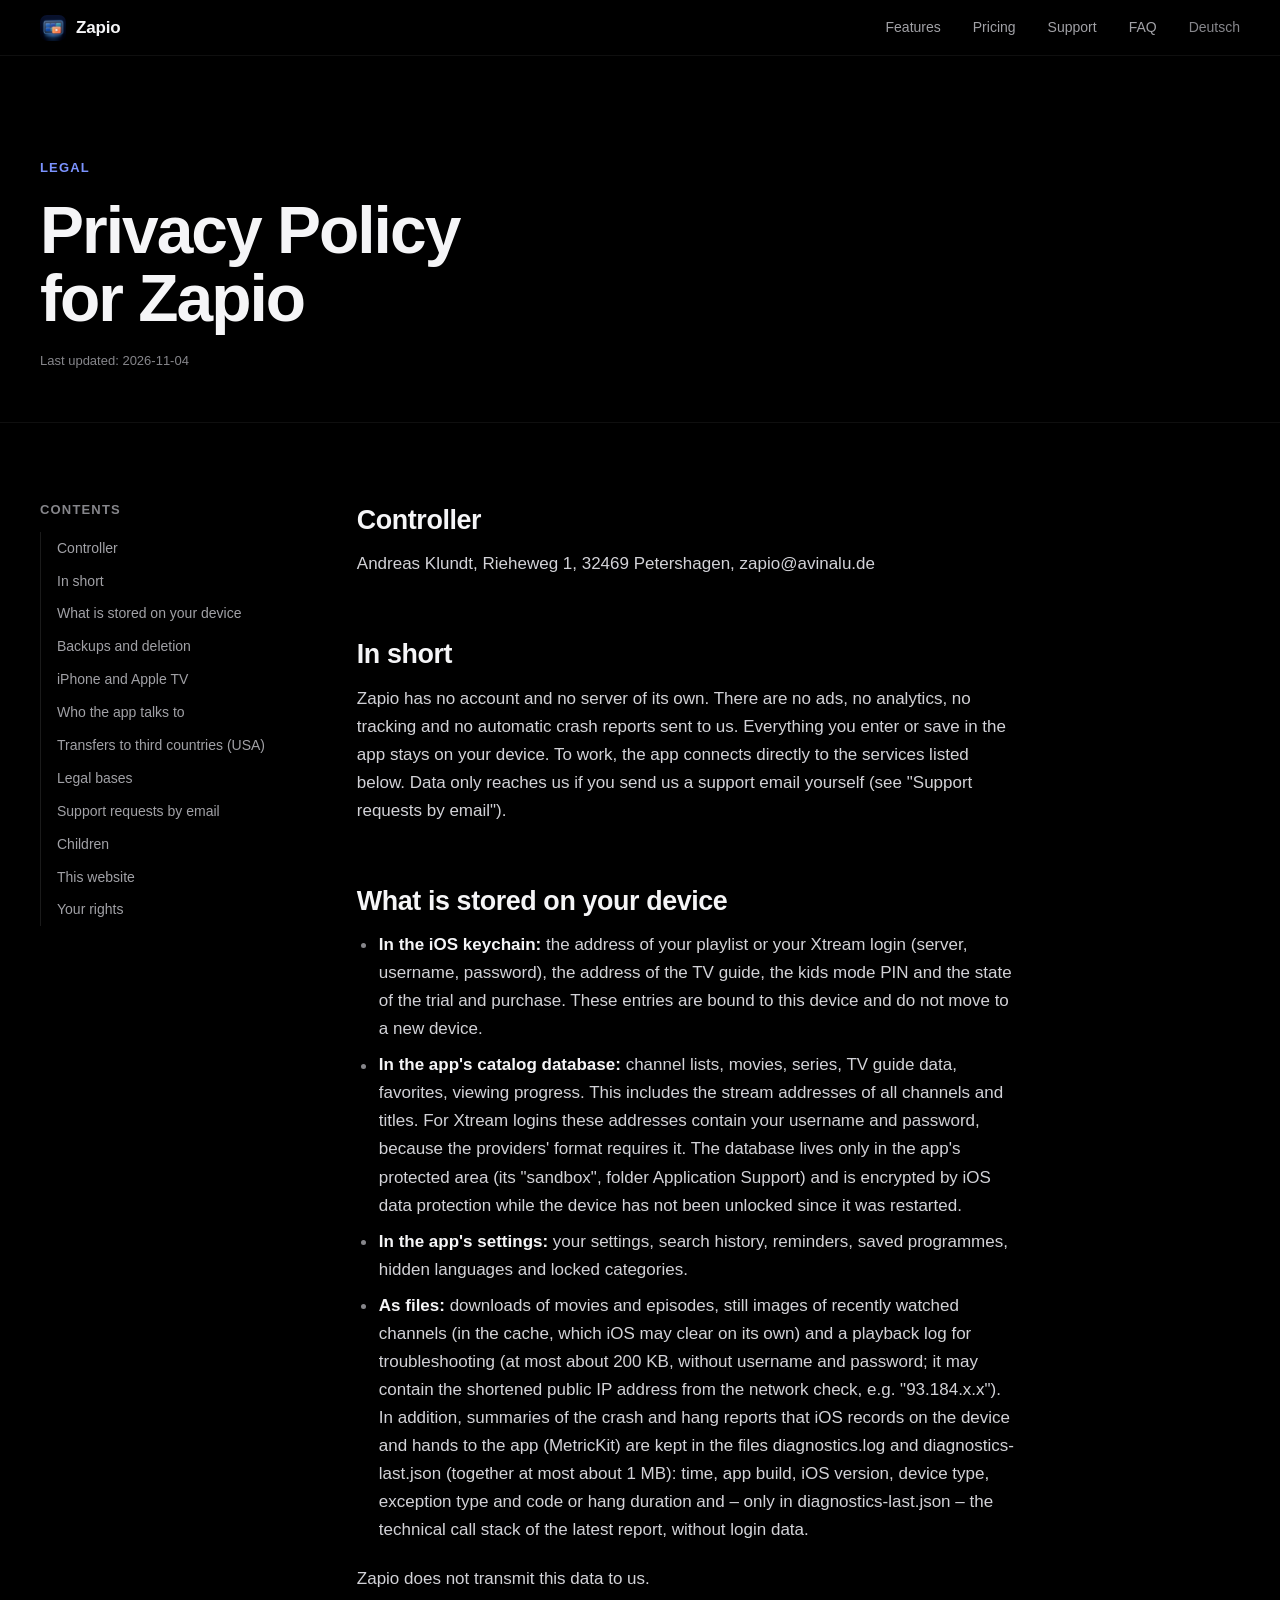
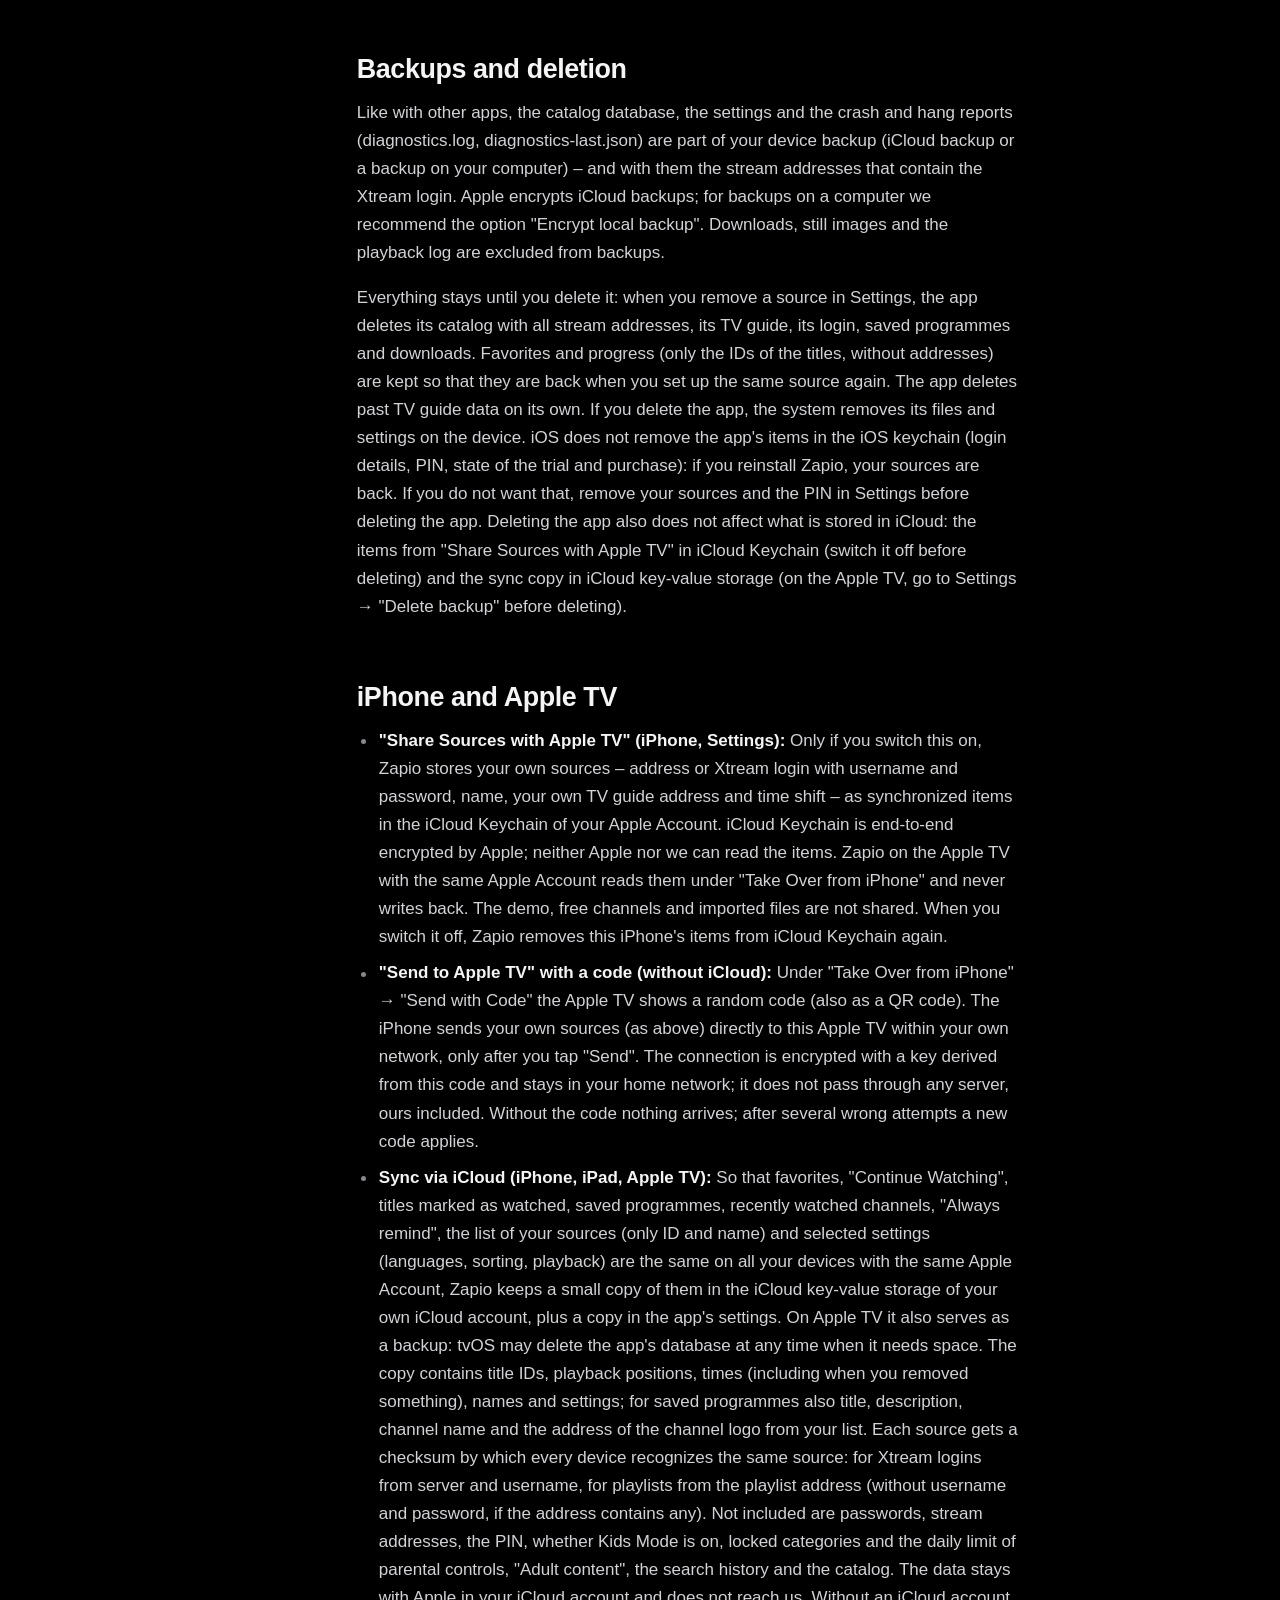
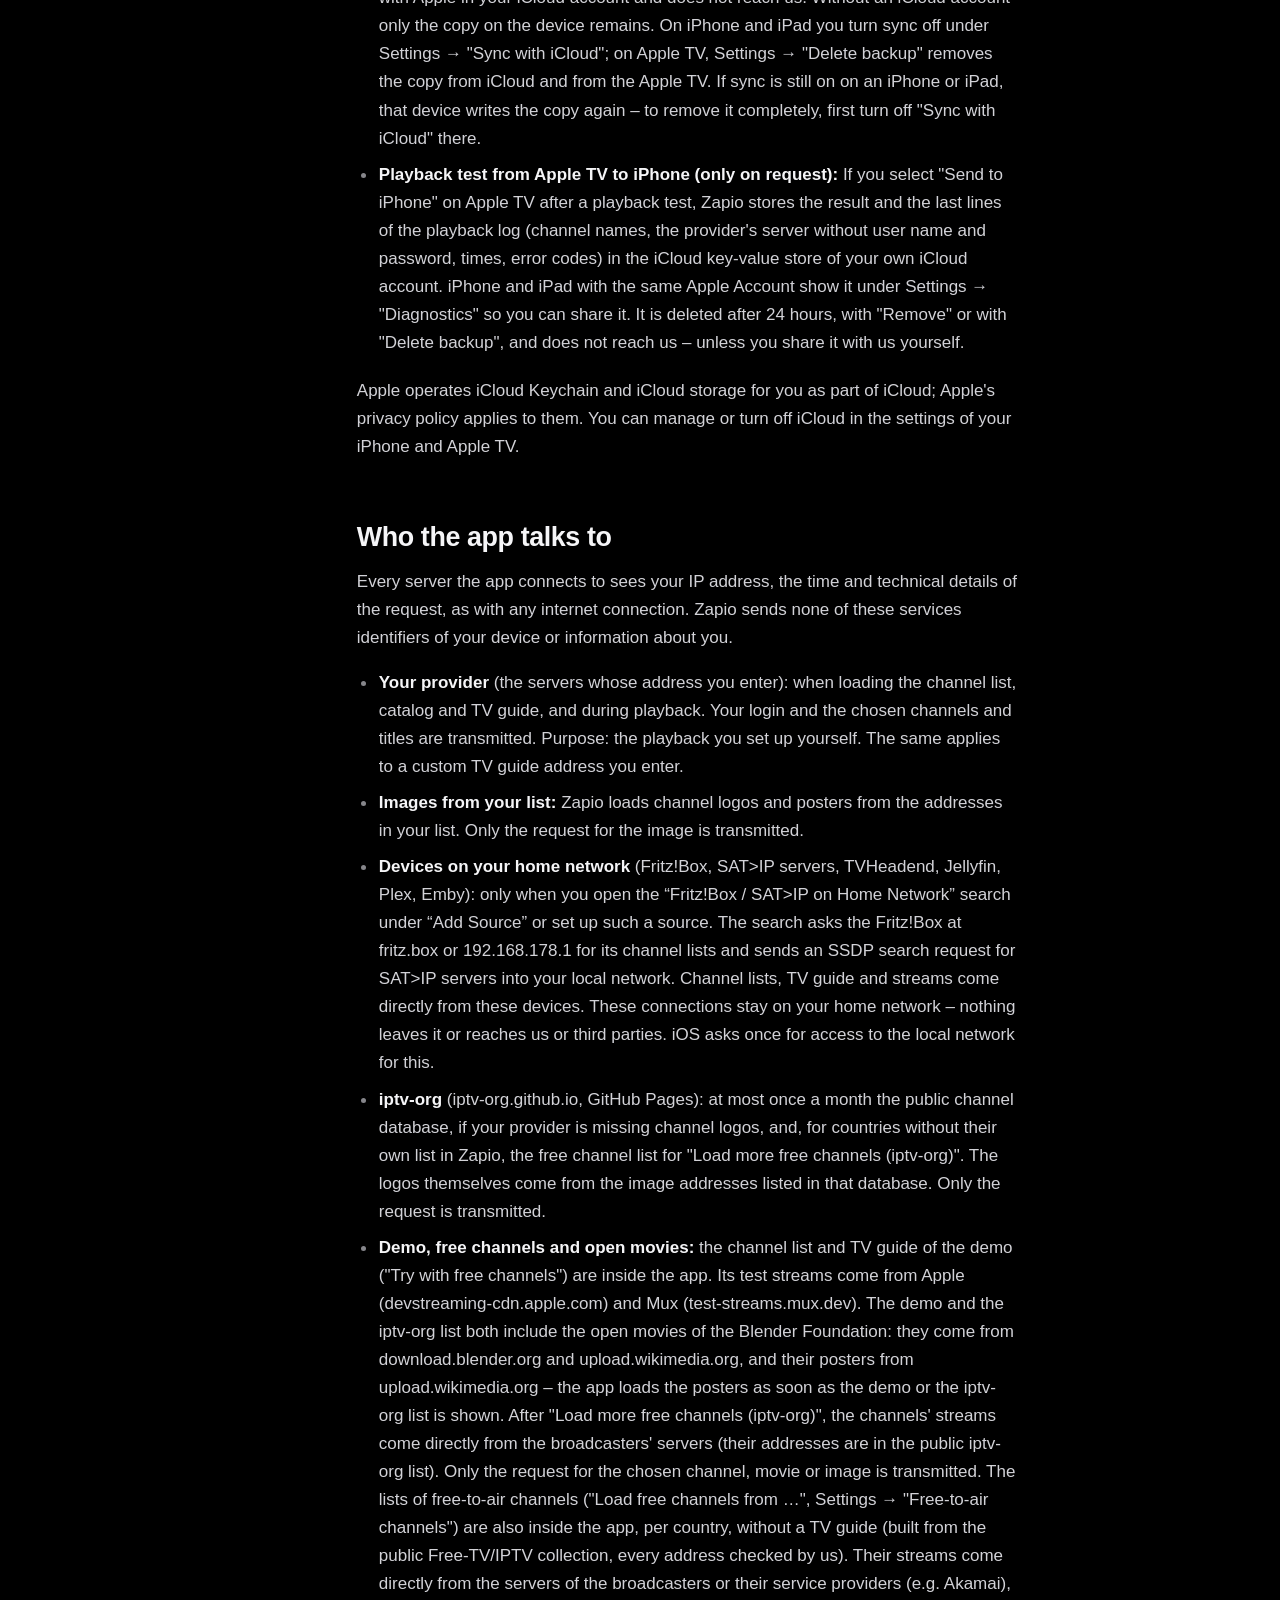
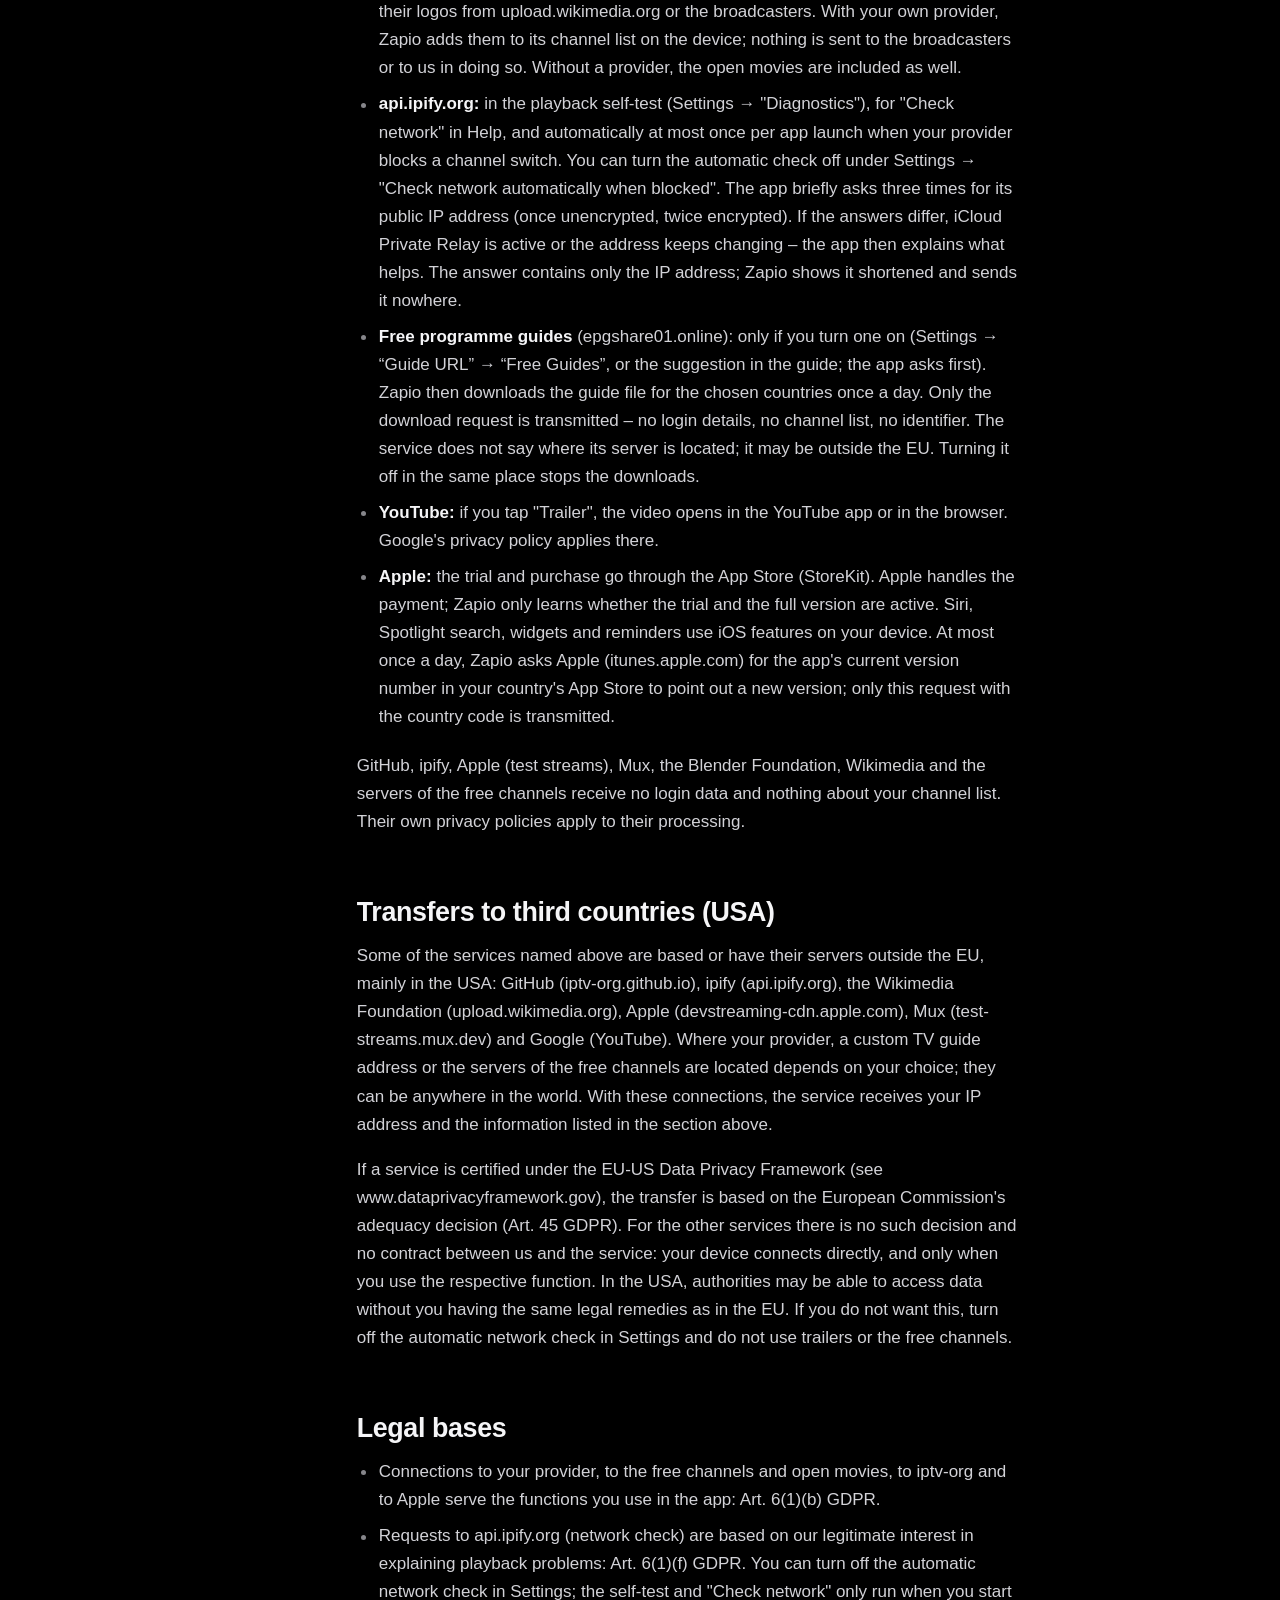
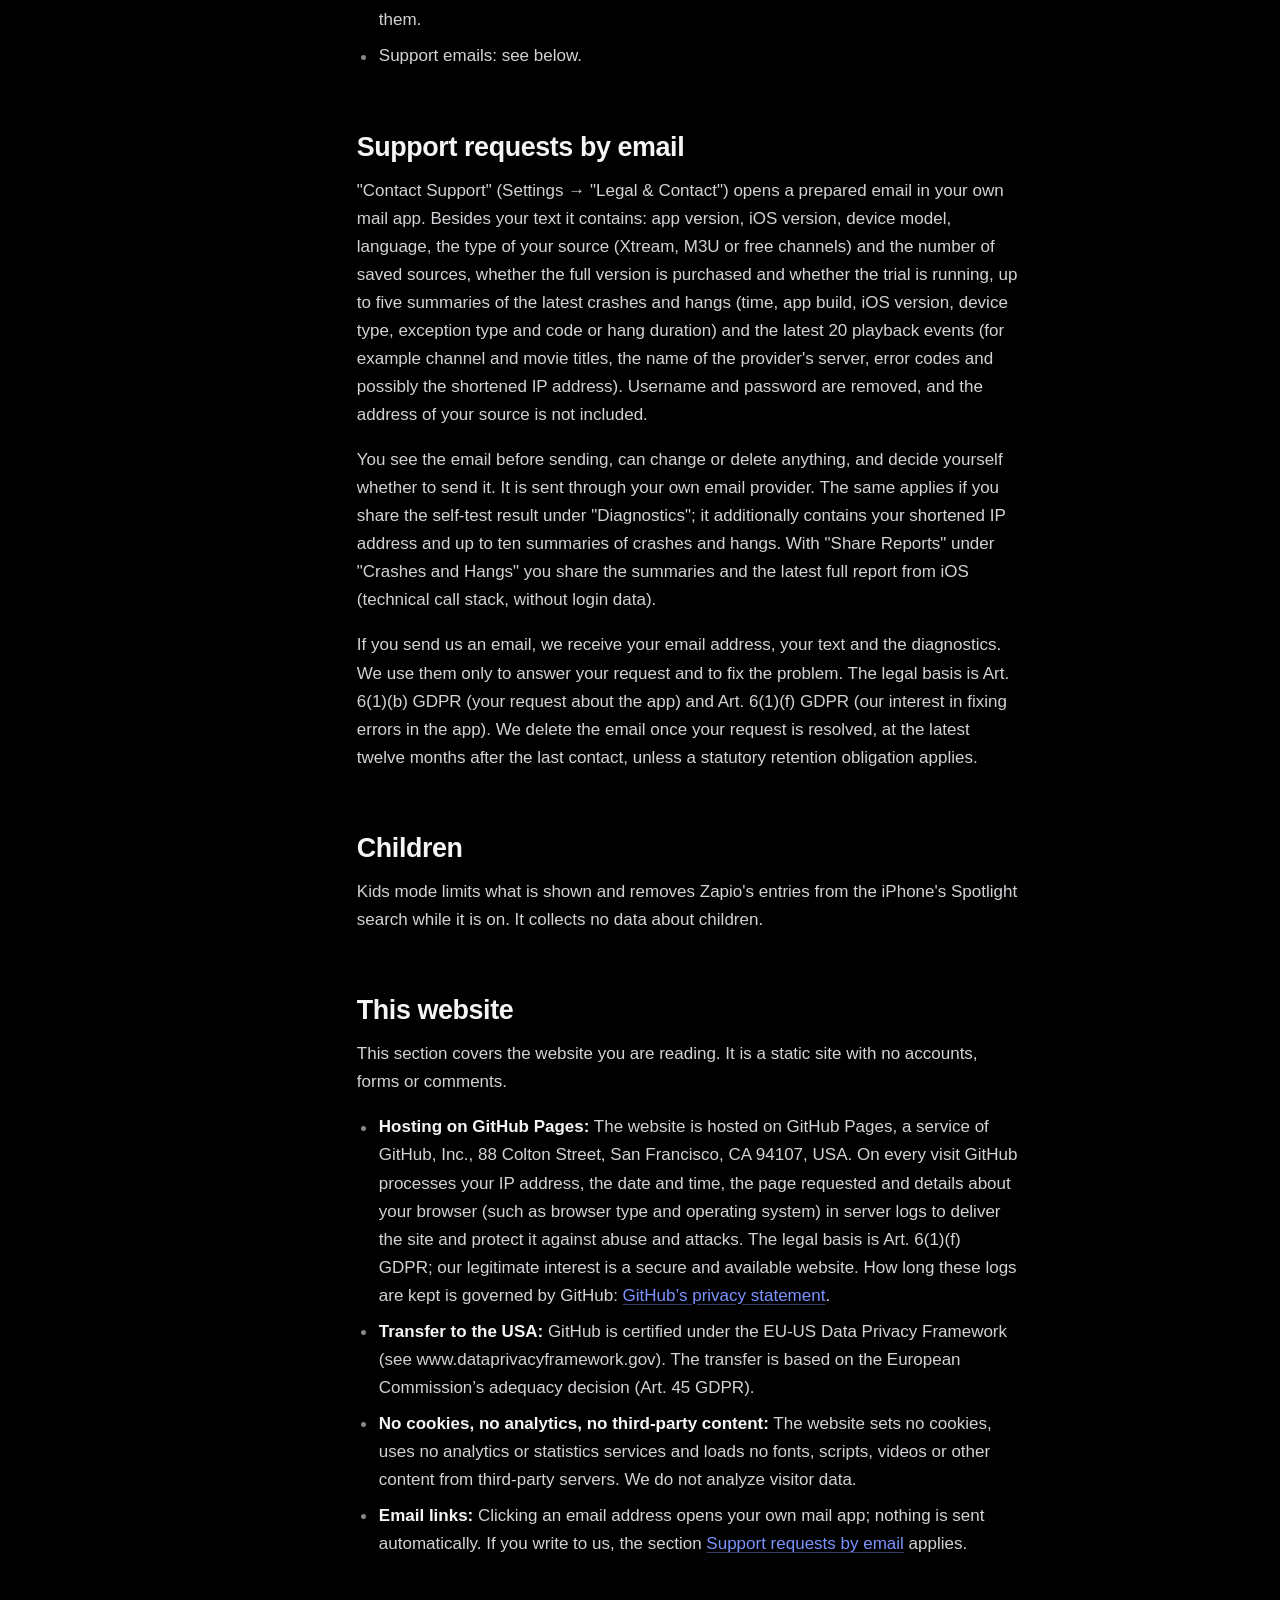
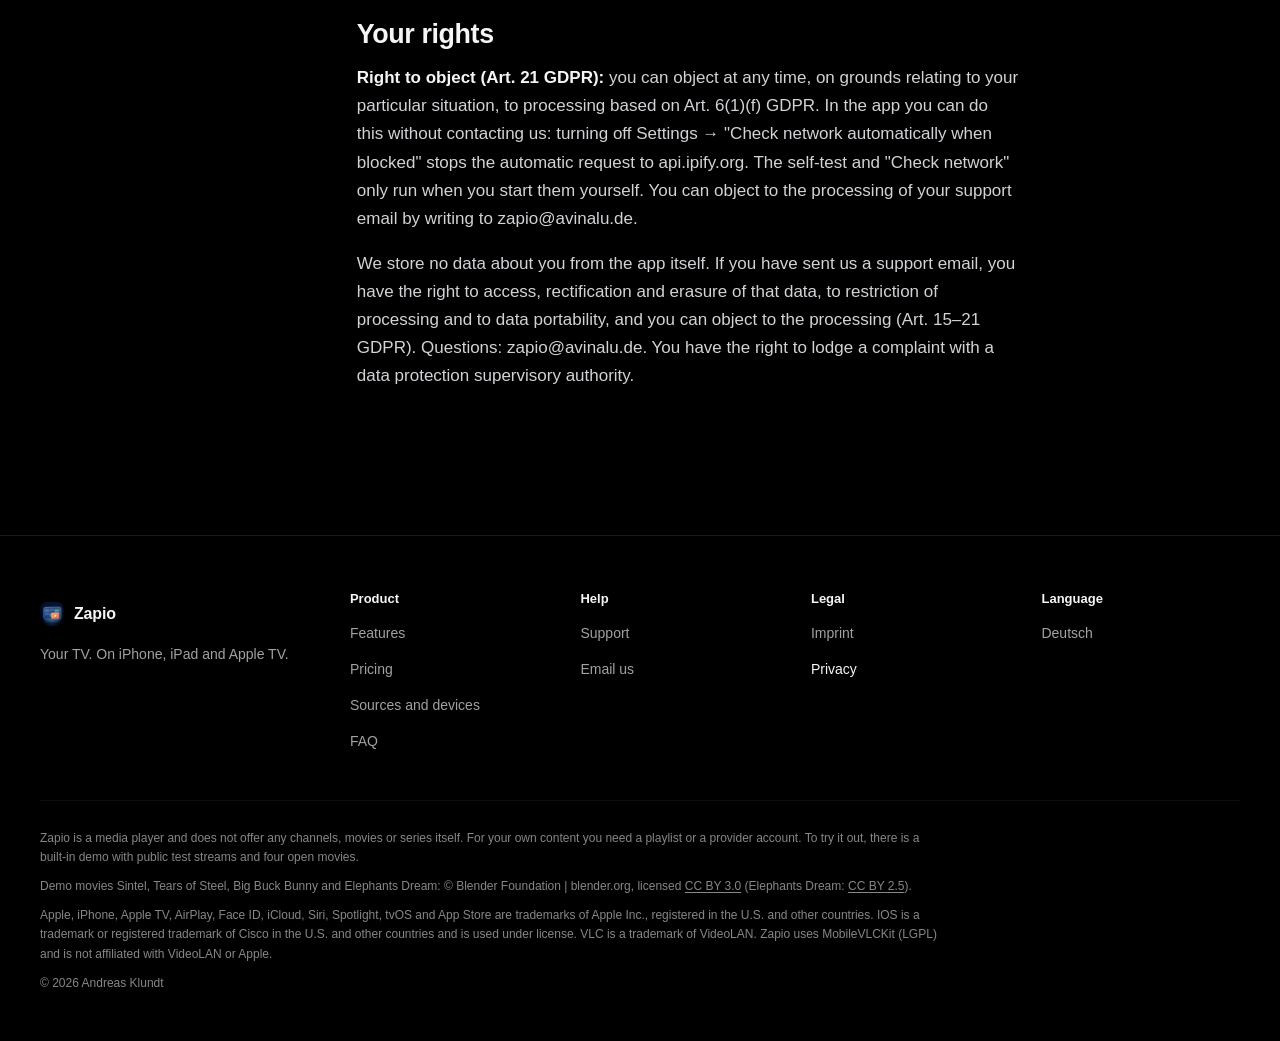
<file: en/privacy.html>
<!doctype html>
<html lang="en">
<head>
<meta charset="utf-8">
<meta name="viewport" content="width=device-width, initial-scale=1, viewport-fit=cover">
<title>Privacy Policy – Zapio IPTV Player</title>
<meta name="description" content="Privacy policy for Zapio and this website: no account, no ads, no tracking – what stays on your device and who the app talks to.">
<meta name="color-scheme" content="dark">
<meta name="theme-color" content="#000000">
<meta name="referrer" content="strict-origin-when-cross-origin">
<link rel="canonical" href="https://zapio-app.github.io/en/privacy.html">
<link rel="alternate" hreflang="de" href="https://zapio-app.github.io/datenschutz.html">
<link rel="alternate" hreflang="en" href="https://zapio-app.github.io/en/privacy.html">
<link rel="alternate" hreflang="x-default" href="https://zapio-app.github.io/datenschutz.html">
<meta property="og:type" content="website">
<meta property="og:site_name" content="Zapio">
<meta property="og:locale" content="en_US">
<meta property="og:locale:alternate" content="de_DE">
<meta property="og:title" content="Privacy Policy – Zapio IPTV Player">
<meta property="og:description" content="Privacy policy for Zapio and this website: no account, no ads, no tracking – what stays on your device and who the app talks to.">
<meta property="og:url" content="https://zapio-app.github.io/en/privacy.html">
<meta property="og:image" content="https://zapio-app.github.io/img/og-en.jpg">
<meta property="og:image:width" content="1200">
<meta property="og:image:height" content="630">
<meta property="og:image:alt" content="Zapio in landscape with the built-in demo: live player with a still from Big Buck Bunny, info card and channel bar">
<meta name="twitter:card" content="summary_large_image">
<meta name="twitter:title" content="Privacy Policy – Zapio IPTV Player">
<meta name="twitter:description" content="Privacy policy for Zapio and this website: no account, no ads, no tracking – what stays on your device and who the app talks to.">
<meta name="twitter:image" content="https://zapio-app.github.io/img/og-en.jpg">
<meta name="twitter:image:alt" content="Zapio in landscape with the built-in demo: live player with a still from Big Buck Bunny, info card and channel bar">
<meta name="apple-itunes-app" content="app-id=6822676177">
<link rel="icon" href="../favicon-32.png" sizes="32x32" type="image/png">
<link rel="icon" href="../favicon-64.png" sizes="64x64" type="image/png">
<link rel="apple-touch-icon" href="../apple-touch-icon.png">
<link rel="stylesheet" href="../css/site.css">
</head>
<body>
<a class="skip" href="#main">Skip to content</a>
<header class="nav"><div class="wrap wrap-wide">
<a class="brand" href="../en/"><img src="../favicon-64.png" width="26" height="26" alt="">Zapio</a>
<nav aria-label="Main navigation"><ul><li class="hide-s"><a href="../en/#funktionen">Features</a></li><li class="hide-s"><a href="../en/#preis">Pricing</a></li><li><a href="../en/support.html">Support</a></li><li class="hide-s"><a href="../en/#faq">FAQ</a></li><li><a class="lang" href="../datenschutz.html" lang="de" hreflang="de">Deutsch</a></li></ul></nav>
</div></header>
<main id="main">
<div class=""><div class="page-head"><div class="wrap"><p class="kicker">Legal</p><h1>Privacy Policy for Zapio</h1><p class="meta">Last updated: 2026-11-04</p></div></div><div class="wrap"><div class="doc"><nav class="toc" aria-label="Contents"><p>Contents</p><ol><li><a href="#controller">Controller</a></li><li><a href="#in-short">In short</a></li><li><a href="#what-is-stored-on-your-device">What is stored on your device</a></li><li><a href="#backups-and-deletion">Backups and deletion</a></li><li><a href="#iphone-and-apple-tv">iPhone and Apple TV</a></li><li><a href="#who-the-app-talks-to">Who the app talks to</a></li><li><a href="#transfers-to-third-countries-usa">Transfers to third countries (USA)</a></li><li><a href="#legal-bases">Legal bases</a></li><li><a href="#support-requests-by-email">Support requests by email</a></li><li><a href="#children">Children</a></li><li><a href="#this-website">This website</a></li><li><a href="#your-rights">Your rights</a></li></ol></nav><article class="prose"><h2 id="controller">Controller</h2>
<p>Andreas Klundt, Rieheweg 1, 32469 Petershagen, zapio@avinalu.de</p>
<h2 id="in-short">In short</h2>
<p>Zapio has no account and no server of its own. There are no ads, no analytics, no tracking and no automatic crash reports sent to us. Everything you enter or save in the app stays on your device. To work, the app connects directly to the services listed below. Data only reaches us if you send us a support email yourself (see "Support requests by email").</p>
<h2 id="what-is-stored-on-your-device">What is stored on your device</h2>
<ul><li><strong>In the iOS keychain:</strong> the address of your playlist or your Xtream login (server, username, password), the address of the TV guide, the kids mode PIN and the state of the trial and purchase. These entries are bound to this device and do not move to a new device.</li><li><strong>In the app's catalog database:</strong> channel lists, movies, series, TV guide data, favorites, viewing progress. This includes the stream addresses of all channels and titles. For Xtream logins these addresses contain your username and password, because the providers' format requires it. The database lives only in the app's protected area (its "sandbox", folder Application Support) and is encrypted by iOS data protection while the device has not been unlocked since it was restarted.</li><li><strong>In the app's settings:</strong> your settings, search history, reminders, saved programmes, hidden languages and locked categories.</li><li><strong>As files:</strong> downloads of movies and episodes, still images of recently watched channels (in the cache, which iOS may clear on its own) and a playback log for troubleshooting (at most about 200 KB, without username and password; it may contain the shortened public IP address from the network check, e.g. "93.184.x.x"). In addition, summaries of the crash and hang reports that iOS records on the device and hands to the app (MetricKit) are kept in the files diagnostics.log and diagnostics-last.json (together at most about 1 MB): time, app build, iOS version, device type, exception type and code or hang duration and – only in diagnostics-last.json – the technical call stack of the latest report, without login data.</li></ul>
<p>Zapio does not transmit this data to us.</p>
<h2 id="backups-and-deletion">Backups and deletion</h2>
<p>Like with other apps, the catalog database, the settings and the crash and hang reports (diagnostics.log, diagnostics-last.json) are part of your device backup (iCloud backup or a backup on your computer) – and with them the stream addresses that contain the Xtream login. Apple encrypts iCloud backups; for backups on a computer we recommend the option "Encrypt local backup". Downloads, still images and the playback log are excluded from backups.</p>
<p>Everything stays until you delete it: when you remove a source in Settings, the app deletes its catalog with all stream addresses, its TV guide, its login, saved programmes and downloads. Favorites and progress (only the IDs of the titles, without addresses) are kept so that they are back when you set up the same source again. The app deletes past TV guide data on its own. If you delete the app, the system removes its files and settings on the device. iOS does not remove the app's items in the iOS keychain (login details, PIN, state of the trial and purchase): if you reinstall Zapio, your sources are back. If you do not want that, remove your sources and the PIN in Settings before deleting the app. Deleting the app also does not affect what is stored in iCloud: the items from "Share Sources with Apple TV" in iCloud Keychain (switch it off before deleting) and the sync copy in iCloud key-value storage (on the Apple TV, go to Settings → "Delete backup" before deleting).</p>
<h2 id="iphone-and-apple-tv">iPhone and Apple TV</h2>
<ul><li><strong>"Share Sources with Apple TV" (iPhone, Settings):</strong> Only if you switch this on, Zapio stores your own sources – address or Xtream login with username and password, name, your own TV guide address and time shift – as synchronized items in the iCloud Keychain of your Apple Account. iCloud Keychain is end-to-end encrypted by Apple; neither Apple nor we can read the items. Zapio on the Apple TV with the same Apple Account reads them under "Take Over from iPhone" and never writes back. The demo, free channels and imported files are not shared. When you switch it off, Zapio removes this iPhone's items from iCloud Keychain again.</li><li><strong>"Send to Apple TV" with a code (without iCloud):</strong> Under "Take Over from iPhone" → "Send with Code" the Apple TV shows a random code (also as a QR code). The iPhone sends your own sources (as above) directly to this Apple TV within your own network, only after you tap "Send". The connection is encrypted with a key derived from this code and stays in your home network; it does not pass through any server, ours included. Without the code nothing arrives; after several wrong attempts a new code applies.</li><li><strong>Sync via iCloud (iPhone, iPad, Apple TV):</strong> So that favorites, "Continue Watching", titles marked as watched, saved programmes, recently watched channels, "Always remind", the list of your sources (only ID and name) and selected settings (languages, sorting, playback) are the same on all your devices with the same Apple Account, Zapio keeps a small copy of them in the iCloud key-value storage of your own iCloud account, plus a copy in the app's settings. On Apple TV it also serves as a backup: tvOS may delete the app's database at any time when it needs space. The copy contains title IDs, playback positions, times (including when you removed something), names and settings; for saved programmes also title, description, channel name and the address of the channel logo from your list. Each source gets a checksum by which every device recognizes the same source: for Xtream logins from server and username, for playlists from the playlist address (without username and password, if the address contains any). Not included are passwords, stream addresses, the PIN, whether Kids Mode is on, locked categories and the daily limit of parental controls, "Adult content", the search history and the catalog. The data stays with Apple in your iCloud account and does not reach us. Without an iCloud account only the copy on the device remains. On iPhone and iPad you turn sync off under Settings → "Sync with iCloud"; on Apple TV, Settings → "Delete backup" removes the copy from iCloud and from the Apple TV. If sync is still on on an iPhone or iPad, that device writes the copy again – to remove it completely, first turn off "Sync with iCloud" there.</li><li><strong>Playback test from Apple TV to iPhone (only on request):</strong> If you select "Send to iPhone" on Apple TV after a playback test, Zapio stores the result and the last lines of the playback log (channel names, the provider's server without user name and password, times, error codes) in the iCloud key-value store of your own iCloud account. iPhone and iPad with the same Apple Account show it under Settings → "Diagnostics" so you can share it. It is deleted after 24 hours, with "Remove" or with "Delete backup", and does not reach us – unless you share it with us yourself.</li></ul>
<p>Apple operates iCloud Keychain and iCloud storage for you as part of iCloud; Apple's privacy policy applies to them. You can manage or turn off iCloud in the settings of your iPhone and Apple TV.</p>
<h2 id="who-the-app-talks-to">Who the app talks to</h2>
<p>Every server the app connects to sees your IP address, the time and technical details of the request, as with any internet connection. Zapio sends none of these services identifiers of your device or information about you.</p>
<ul><li><strong>Your provider</strong> (the servers whose address you enter): when loading the channel list, catalog and TV guide, and during playback. Your login and the chosen channels and titles are transmitted. Purpose: the playback you set up yourself. The same applies to a custom TV guide address you enter.</li><li><strong>Images from your list:</strong> Zapio loads channel logos and posters from the addresses in your list. Only the request for the image is transmitted.</li><li><strong>Devices on your home network</strong> (Fritz!Box, SAT&gt;IP servers, TVHeadend, Jellyfin, Plex, Emby): only when you open the “Fritz!Box / SAT&gt;IP on Home Network” search under “Add Source” or set up such a source. The search asks the Fritz!Box at fritz.box or 192.168.178.1 for its channel lists and sends an SSDP search request for SAT&gt;IP servers into your local network. Channel lists, TV guide and streams come directly from these devices. These connections stay on your home network – nothing leaves it or reaches us or third parties. iOS asks once for access to the local network for this.</li><li><strong>iptv-org</strong> (iptv-org.github.io, GitHub Pages): at most once a month the public channel database, if your provider is missing channel logos, and, for countries without their own list in Zapio, the free channel list for "Load more free channels (iptv-org)". The logos themselves come from the image addresses listed in that database. Only the request is transmitted.</li><li><strong>Demo, free channels and open movies:</strong> the channel list and TV guide of the demo ("Try with free channels") are inside the app. Its test streams come from Apple (devstreaming-cdn.apple.com) and Mux (test-streams.mux.dev). The demo and the iptv-org list both include the open movies of the Blender Foundation: they come from download.blender.org and upload.wikimedia.org, and their posters from upload.wikimedia.org – the app loads the posters as soon as the demo or the iptv-org list is shown. After "Load more free channels (iptv-org)", the channels' streams come directly from the broadcasters' servers (their addresses are in the public iptv-org list). Only the request for the chosen channel, movie or image is transmitted. The lists of free-to-air channels ("Load free channels from …", Settings → "Free-to-air channels") are also inside the app, per country, without a TV guide (built from the public Free-TV/IPTV collection, every address checked by us). Their streams come directly from the servers of the broadcasters or their service providers (e.g. Akamai), their logos from upload.wikimedia.org or the broadcasters. With your own provider, Zapio adds them to its channel list on the device; nothing is sent to the broadcasters or to us in doing so. Without a provider, the open movies are included as well.</li><li><strong>api.ipify.org:</strong> in the playback self-test (Settings → "Diagnostics"), for "Check network" in Help, and automatically at most once per app launch when your provider blocks a channel switch. You can turn the automatic check off under Settings → "Check network automatically when blocked". The app briefly asks three times for its public IP address (once unencrypted, twice encrypted). If the answers differ, iCloud Private Relay is active or the address keeps changing – the app then explains what helps. The answer contains only the IP address; Zapio shows it shortened and sends it nowhere.</li><li><strong>Free programme guides</strong> (epgshare01.online): only if you turn one on (Settings → “Guide URL” → “Free Guides”, or the suggestion in the guide; the app asks first). Zapio then downloads the guide file for the chosen countries once a day. Only the download request is transmitted – no login details, no channel list, no identifier. The service does not say where its server is located; it may be outside the EU. Turning it off in the same place stops the downloads.</li><li><strong>YouTube:</strong> if you tap "Trailer", the video opens in the YouTube app or in the browser. Google's privacy policy applies there.</li><li><strong>Apple:</strong> the trial and purchase go through the App Store (StoreKit). Apple handles the payment; Zapio only learns whether the trial and the full version are active. Siri, Spotlight search, widgets and reminders use iOS features on your device. At most once a day, Zapio asks Apple (itunes.apple.com) for the app's current version number in your country's App Store to point out a new version; only this request with the country code is transmitted.</li></ul>
<p>GitHub, ipify, Apple (test streams), Mux, the Blender Foundation, Wikimedia and the servers of the free channels receive no login data and nothing about your channel list. Their own privacy policies apply to their processing.</p>
<h2 id="transfers-to-third-countries-usa">Transfers to third countries (USA)</h2>
<p>Some of the services named above are based or have their servers outside the EU, mainly in the USA: GitHub (iptv-org.github.io), ipify (api.ipify.org), the Wikimedia Foundation (upload.wikimedia.org), Apple (devstreaming-cdn.apple.com), Mux (test-streams.mux.dev) and Google (YouTube). Where your provider, a custom TV guide address or the servers of the free channels are located depends on your choice; they can be anywhere in the world. With these connections, the service receives your IP address and the information listed in the section above.</p>
<p>If a service is certified under the EU-US Data Privacy Framework (see www.dataprivacyframework.gov), the transfer is based on the European Commission's adequacy decision (Art. 45 GDPR). For the other services there is no such decision and no contract between us and the service: your device connects directly, and only when you use the respective function. In the USA, authorities may be able to access data without you having the same legal remedies as in the EU. If you do not want this, turn off the automatic network check in Settings and do not use trailers or the free channels.</p>
<h2 id="legal-bases">Legal bases</h2>
<ul><li>Connections to your provider, to the free channels and open movies, to iptv-org and to Apple serve the functions you use in the app: Art. 6(1)(b) GDPR.</li><li>Requests to api.ipify.org (network check) are based on our legitimate interest in explaining playback problems: Art. 6(1)(f) GDPR. You can turn off the automatic network check in Settings; the self-test and "Check network" only run when you start them.</li><li>Support emails: see below.</li></ul>
<h2 id="support-requests-by-email">Support requests by email</h2>
<p>"Contact Support" (Settings → "Legal &amp; Contact") opens a prepared email in your own mail app. Besides your text it contains: app version, iOS version, device model, language, the type of your source (Xtream, M3U or free channels) and the number of saved sources, whether the full version is purchased and whether the trial is running, up to five summaries of the latest crashes and hangs (time, app build, iOS version, device type, exception type and code or hang duration) and the latest 20 playback events (for example channel and movie titles, the name of the provider's server, error codes and possibly the shortened IP address). Username and password are removed, and the address of your source is not included.</p>
<p>You see the email before sending, can change or delete anything, and decide yourself whether to send it. It is sent through your own email provider. The same applies if you share the self-test result under "Diagnostics"; it additionally contains your shortened IP address and up to ten summaries of crashes and hangs. With "Share Reports" under "Crashes and Hangs" you share the summaries and the latest full report from iOS (technical call stack, without login data).</p>
<p>If you send us an email, we receive your email address, your text and the diagnostics. We use them only to answer your request and to fix the problem. The legal basis is Art. 6(1)(b) GDPR (your request about the app) and Art. 6(1)(f) GDPR (our interest in fixing errors in the app). We delete the email once your request is resolved, at the latest twelve months after the last contact, unless a statutory retention obligation applies.</p>
<h2 id="children">Children</h2>
<p>Kids mode limits what is shown and removes Zapio's entries from the iPhone's Spotlight search while it is on. It collects no data about children.</p>
<h2 id="this-website">This website</h2><p>This section covers the website you are reading. It is a static site with no accounts, forms or comments.</p>
<ul>
<li><strong>Hosting on GitHub Pages:</strong> The website is hosted on GitHub Pages, a service of GitHub, Inc., 88 Colton Street, San Francisco, CA 94107, USA. On every visit GitHub processes your IP address, the date and time, the page requested and details about your browser (such as browser type and operating system) in server logs to deliver the site and protect it against abuse and attacks. The legal basis is Art. 6(1)(f) GDPR; our legitimate interest is a secure and available website. How long these logs are kept is governed by GitHub: <a href="https://docs.github.com/en/site-policy/privacy-policies/github-general-privacy-statement">GitHub’s privacy statement</a>.</li>
<li><strong>Transfer to the USA:</strong> GitHub is certified under the EU-US Data Privacy Framework (see www.dataprivacyframework.gov). The transfer is based on the European Commission’s adequacy decision (Art. 45 GDPR).</li>
<li><strong>No cookies, no analytics, no third-party content:</strong> The website sets no cookies, uses no analytics or statistics services and loads no fonts, scripts, videos or other content from third-party servers. We do not analyze visitor data.</li>
<li><strong>Email links:</strong> Clicking an email address opens your own mail app; nothing is sent automatically. If you write to us, the section <a href="#support-requests-by-email">Support requests by email</a> applies.</li>
</ul>
<h2 id="your-rights">Your rights</h2>
<p><strong>Right to object (Art. 21 GDPR):</strong> you can object at any time, on grounds relating to your particular situation, to processing based on Art. 6(1)(f) GDPR. In the app you can do this without contacting us: turning off Settings → "Check network automatically when blocked" stops the automatic request to api.ipify.org. The self-test and "Check network" only run when you start them yourself. You can object to the processing of your support email by writing to zapio@avinalu.de.</p>
<p>We store no data about you from the app itself. If you have sent us a support email, you have the right to access, rectification and erasure of that data, to restriction of processing and to data portability, and you can object to the processing (Art. 15–21 GDPR). Questions: zapio@avinalu.de. You have the right to lodge a complaint with a data protection supervisory authority.</p></article></div></div></div>
</main>
<footer>
<div class="wrap wrap-wide">
  <div class="top">
    <div class="brandcol"><a class="brand" href="../en/"><img src="../favicon-64.png" width="24" height="24" alt="">Zapio</a><p class="tag">Your TV. On iPhone, iPad and Apple TV.</p></div>
    <nav class="col" aria-label="Product"><h2>Product</h2><a href="../en/#funktionen">Features</a><a href="../en/#preis">Pricing</a><a href="../en/#quellen">Sources and devices</a><a href="../en/#faq">FAQ</a></nav>
    <nav class="col" aria-label="Help"><h2>Help</h2><a href="../en/support.html">Support</a><a href="mailto:zapio@avinalu.de">Email us</a></nav>
    <nav class="col" aria-label="Legal"><h2>Legal</h2><a href="../en/imprint.html">Imprint</a><a href="../en/privacy.html" aria-current="page">Privacy</a></nav>
    <nav class="col" aria-label="Language"><h2>Language</h2><a href="../datenschutz.html" lang="de" hreflang="de">Deutsch</a></nav>
  </div>
  <div class="legal"><p>Zapio is a media player and does not offer any channels, movies or series itself. For your own content you need a playlist or a provider account. To try it out, there is a built-in demo with public test streams and four open movies.</p><p>Demo movies Sintel, Tears of Steel, Big Buck Bunny and Elephants Dream: © Blender Foundation | blender.org, licensed <a href="https://creativecommons.org/licenses/by/3.0/">CC BY 3.0</a> (Elephants Dream: <a href="https://creativecommons.org/licenses/by/2.5/">CC BY 2.5</a>).</p><p>Apple, iPhone, Apple TV, AirPlay, Face ID, iCloud, Siri, Spotlight, tvOS and App Store are trademarks of Apple Inc., registered in the U.S. and other countries. IOS is a trademark or registered trademark of Cisco in the U.S. and other countries and is used under license. VLC is a trademark of VideoLAN. Zapio uses MobileVLCKit (LGPL) and is not affiliated with VideoLAN or Apple.</p><p>© 2026 Andreas Klundt</p></div>
</div>
</footer>

</body>
</html>
</file>
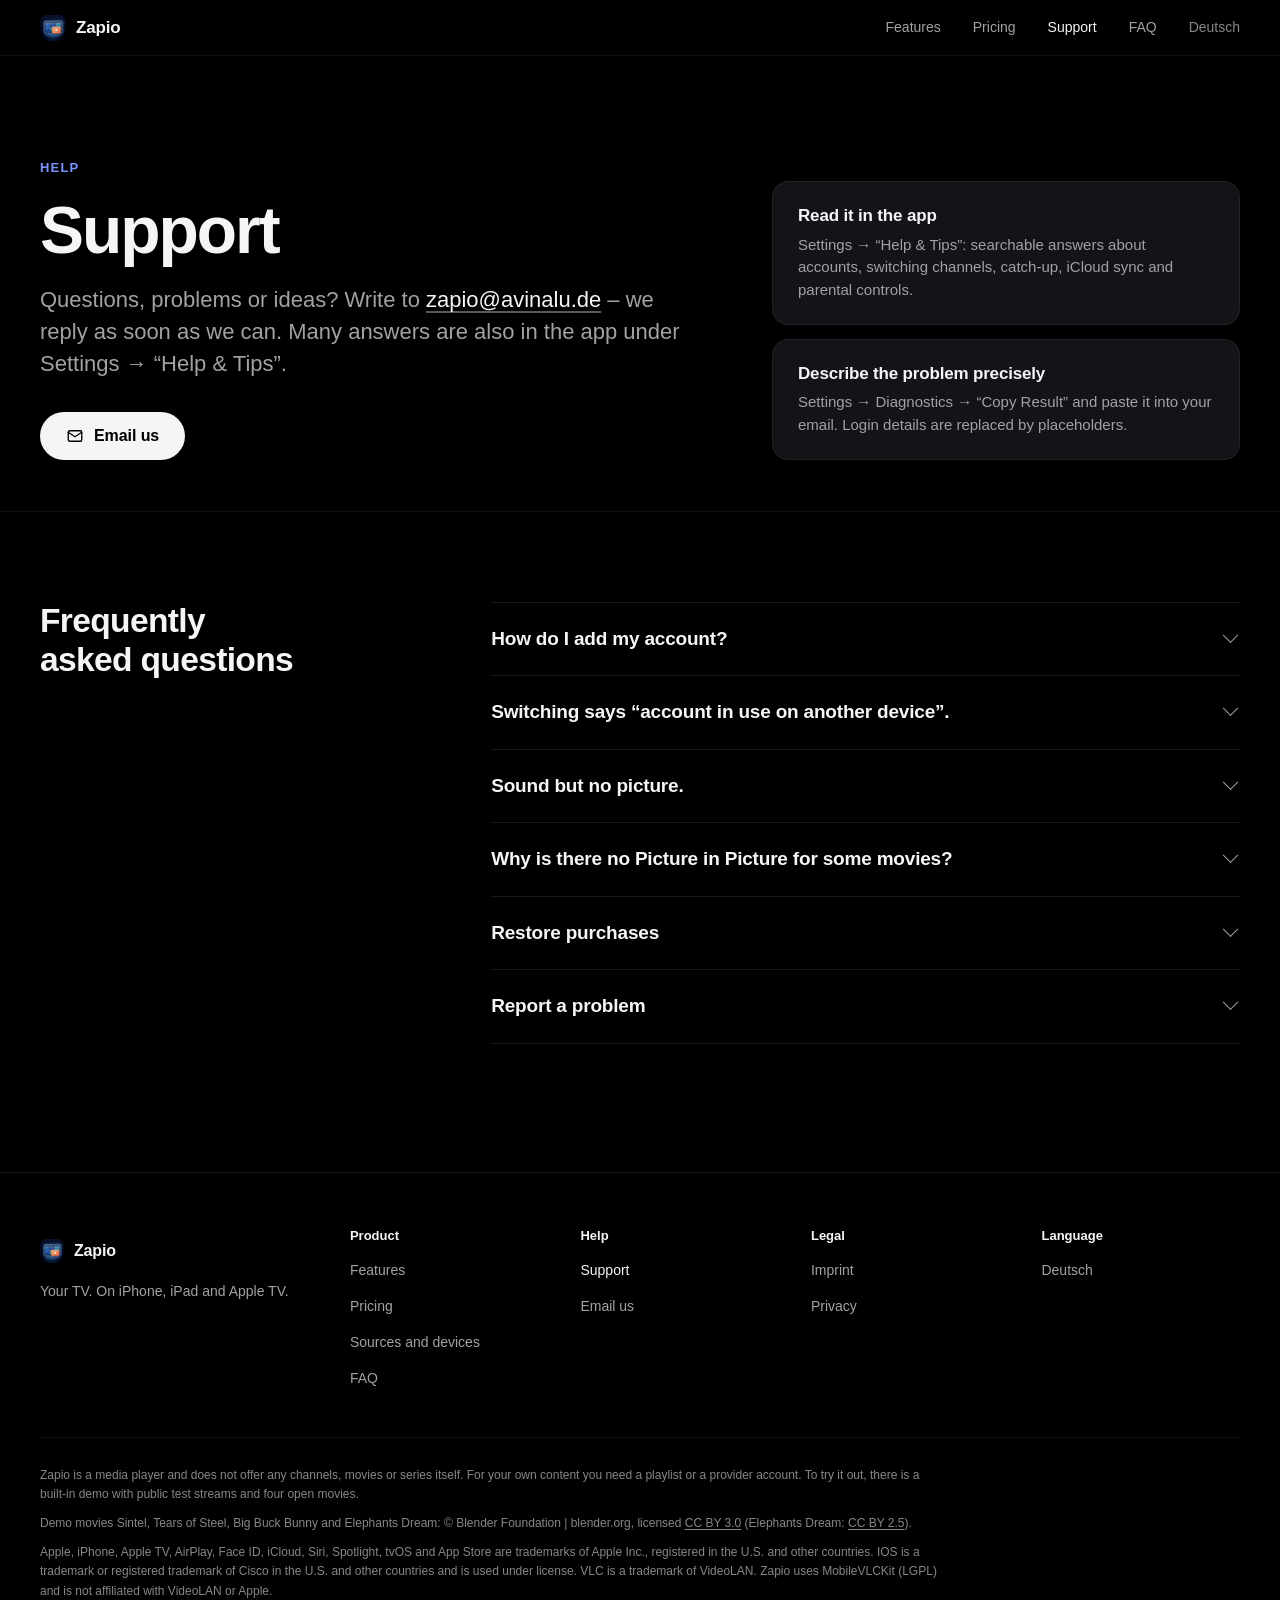
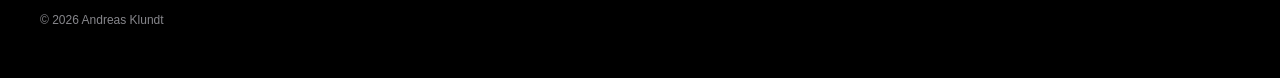
<file: en/support.html>
<!doctype html>
<html lang="en">
<head>
<meta charset="utf-8">
<meta name="viewport" content="width=device-width, initial-scale=1, viewport-fit=cover">
<title>Support and Help – Zapio IPTV Player</title>
<meta name="description" content="Help with Zapio: adding an M3U or Xtream account, one-stream accounts, Picture in Picture, restoring a purchase and contact by email.">
<meta name="color-scheme" content="dark">
<meta name="theme-color" content="#000000">
<meta name="referrer" content="strict-origin-when-cross-origin">
<link rel="canonical" href="https://zapio-app.github.io/en/support.html">
<link rel="alternate" hreflang="de" href="https://zapio-app.github.io/support.html">
<link rel="alternate" hreflang="en" href="https://zapio-app.github.io/en/support.html">
<link rel="alternate" hreflang="x-default" href="https://zapio-app.github.io/support.html">
<meta property="og:type" content="website">
<meta property="og:site_name" content="Zapio">
<meta property="og:locale" content="en_US">
<meta property="og:locale:alternate" content="de_DE">
<meta property="og:title" content="Support and Help – Zapio IPTV Player">
<meta property="og:description" content="Help with Zapio: adding an M3U or Xtream account, one-stream accounts, Picture in Picture, restoring a purchase and contact by email.">
<meta property="og:url" content="https://zapio-app.github.io/en/support.html">
<meta property="og:image" content="https://zapio-app.github.io/img/og-en.jpg">
<meta property="og:image:width" content="1200">
<meta property="og:image:height" content="630">
<meta property="og:image:alt" content="Zapio in landscape with the built-in demo: live player with a still from Big Buck Bunny, info card and channel bar">
<meta name="twitter:card" content="summary_large_image">
<meta name="twitter:title" content="Support and Help – Zapio IPTV Player">
<meta name="twitter:description" content="Help with Zapio: adding an M3U or Xtream account, one-stream accounts, Picture in Picture, restoring a purchase and contact by email.">
<meta name="twitter:image" content="https://zapio-app.github.io/img/og-en.jpg">
<meta name="twitter:image:alt" content="Zapio in landscape with the built-in demo: live player with a still from Big Buck Bunny, info card and channel bar">
<meta name="apple-itunes-app" content="app-id=6822676177">
<link rel="icon" href="../favicon-32.png" sizes="32x32" type="image/png">
<link rel="icon" href="../favicon-64.png" sizes="64x64" type="image/png">
<link rel="apple-touch-icon" href="../apple-touch-icon.png">
<link rel="stylesheet" href="../css/site.css">
<script type="application/ld+json">{"@context": "https://schema.org", "@type": "FAQPage", "mainEntity": [{"@type": "Question", "name": "How do I add my account?", "acceptedAnswer": {"@type": "Answer", "text": "On first launch choose “Add source”: paste a playlist link (M3U) or enter the server, user name and password of an Xtream account. Zapio detects the type. No account yet? Use “Try with free channels”."}}, {"@type": "Question", "name": "Switching says “account in use on another device”.", "acceptedAnswer": {"@type": "Answer", "text": "Many accounts allow only one stream at a time. If something plays on another device, the provider blocks. On iPhone a common cause is iCloud Private Relay: turn off “Limit IP Address Tracking” for your Wi-Fi network under Settings → Wi-Fi → ⓘ. A VPN can interfere as well."}}, {"@type": "Question", "name": "Sound but no picture.", "acceptedAnswer": {"@type": "Answer", "text": "Some channels use a format Apple’s player cannot show. Zapio then switches to its built-in VLC player automatically."}}, {"@type": "Question", "name": "Why is there no Picture in Picture for some movies?", "acceptedAnswer": {"@type": "Answer", "text": "Picture in Picture and AirPlay work with Apple’s player (MP4, HLS). MKV files play through VLC, which has no Picture in Picture. If a movie also exists as MP4, Zapio picks that version."}}, {"@type": "Question", "name": "Restore purchases", "acceptedAnswer": {"@type": "Answer", "text": "New device or reinstalled: Settings → Full version → “Restore Purchases”. This covers the full version and the monthly subscription – with the Apple Account you bought or subscribed with."}}, {"@type": "Question", "name": "Report a problem", "acceptedAnswer": {"@type": "Answer", "text": "In the app: Settings → Diagnostics → “Copy Result” and send it to us. User name and password are replaced by placeholders."}}]}</script>
</head>
<body>
<a class="skip" href="#main">Skip to content</a>
<header class="nav"><div class="wrap wrap-wide">
<a class="brand" href="../en/"><img src="../favicon-64.png" width="26" height="26" alt="">Zapio</a>
<nav aria-label="Main navigation"><ul><li class="hide-s"><a href="../en/#funktionen">Features</a></li><li class="hide-s"><a href="../en/#preis">Pricing</a></li><li><a href="../en/support.html" aria-current="page">Support</a></li><li class="hide-s"><a href="../en/#faq">FAQ</a></li><li><a class="lang" href="../support.html" lang="de" hreflang="de">Deutsch</a></li></ul></nav>
</div></header>
<main id="main">
<div class="support"><div class="page-head"><div class="wrap sup-grid"><div><p class="kicker">Help</p><h1>Support</h1><p class="lead">Questions, problems or ideas? Write to <a href="mailto:zapio@avinalu.de">zapio@avinalu.de</a> – we reply as soon as we can. Many answers are also in the app under Settings → “Help & Tips”.</p><div class="contact"><a class="btn" href="mailto:zapio@avinalu.de"><svg viewBox="0 0 24 24" aria-hidden="true"><rect x="3" y="5" width="18" height="14" rx="2"/><path d="m3 7 9 6 9-6"/></svg>Email us</a></div></div><div class="help"><div><h2>Read it in the app</h2><p>Settings → “Help &amp; Tips”: searchable answers about accounts, switching channels, catch-up, iCloud sync and parental controls.</p></div><div><h2>Describe the problem precisely</h2><p>Settings → Diagnostics → “Copy Result” and paste it into your email. Login details are replaced by placeholders.</p></div></div></div></div><div class="wrap"><div class="sup-faq"><h2 class="faq-h">Frequently asked questions</h2><div class="faq-list"><details><summary>How do I add my account?</summary><p>On first launch choose “Add source”: paste a playlist link (M3U) or enter the server, user name and password of an Xtream account. Zapio detects the type. No account yet? Use “Try with free channels”.</p></details><details><summary>Switching says “account in use on another device”.</summary><p>Many accounts allow only one stream at a time. If something plays on another device, the provider blocks. On iPhone a common cause is iCloud Private Relay: turn off “Limit IP Address Tracking” for your Wi-Fi network under Settings → Wi-Fi → ⓘ. A VPN can interfere as well.</p></details><details><summary>Sound but no picture.</summary><p>Some channels use a format Apple’s player cannot show. Zapio then switches to its built-in VLC player automatically.</p></details><details><summary>Why is there no Picture in Picture for some movies?</summary><p>Picture in Picture and AirPlay work with Apple’s player (MP4, HLS). MKV files play through VLC, which has no Picture in Picture. If a movie also exists as MP4, Zapio picks that version.</p></details><details><summary>Restore purchases</summary><p>New device or reinstalled: Settings → Full version → “Restore Purchases”. This covers the full version and the monthly subscription – with the Apple Account you bought or subscribed with.</p></details><details><summary>Report a problem</summary><p>In the app: Settings → Diagnostics → “Copy Result” and send it to us. User name and password are replaced by placeholders.</p></details></div></div></div></div>
</main>
<footer>
<div class="wrap wrap-wide">
  <div class="top">
    <div class="brandcol"><a class="brand" href="../en/"><img src="../favicon-64.png" width="24" height="24" alt="">Zapio</a><p class="tag">Your TV. On iPhone, iPad and Apple TV.</p></div>
    <nav class="col" aria-label="Product"><h2>Product</h2><a href="../en/#funktionen">Features</a><a href="../en/#preis">Pricing</a><a href="../en/#quellen">Sources and devices</a><a href="../en/#faq">FAQ</a></nav>
    <nav class="col" aria-label="Help"><h2>Help</h2><a href="../en/support.html" aria-current="page">Support</a><a href="mailto:zapio@avinalu.de">Email us</a></nav>
    <nav class="col" aria-label="Legal"><h2>Legal</h2><a href="../en/imprint.html">Imprint</a><a href="../en/privacy.html">Privacy</a></nav>
    <nav class="col" aria-label="Language"><h2>Language</h2><a href="../support.html" lang="de" hreflang="de">Deutsch</a></nav>
  </div>
  <div class="legal"><p>Zapio is a media player and does not offer any channels, movies or series itself. For your own content you need a playlist or a provider account. To try it out, there is a built-in demo with public test streams and four open movies.</p><p>Demo movies Sintel, Tears of Steel, Big Buck Bunny and Elephants Dream: © Blender Foundation | blender.org, licensed <a href="https://creativecommons.org/licenses/by/3.0/">CC BY 3.0</a> (Elephants Dream: <a href="https://creativecommons.org/licenses/by/2.5/">CC BY 2.5</a>).</p><p>Apple, iPhone, Apple TV, AirPlay, Face ID, iCloud, Siri, Spotlight, tvOS and App Store are trademarks of Apple Inc., registered in the U.S. and other countries. IOS is a trademark or registered trademark of Cisco in the U.S. and other countries and is used under license. VLC is a trademark of VideoLAN. Zapio uses MobileVLCKit (LGPL) and is not affiliated with VideoLAN or Apple.</p><p>© 2026 Andreas Klundt</p></div>
</div>
</footer>

</body>
</html>
</file>
<file: css/site.css>
:root{
  --bg:#000;--bg-2:#0a0a0c;--bg-3:#111114;--card:#141418;
  --text:#f5f5f7;--text-2:#a1a1a6;--text-3:#86868b;
  --hair:rgba(255,255,255,.10);--hair-2:rgba(255,255,255,.06);
  --accent:#7b93ff;--accent-glow:rgba(84,110,255,.50);
  --l-bg:#f5f5f7;--l-text:#1d1d1f;--l-2:#515154;--l-accent:#3149c9;
  --radius-s:10px;--radius-m:16px;--radius-l:24px;
  --gutter:clamp(16px,4vw,40px);
  --container:1200px;--container-wide:1200px;--container-text:720px;
  --section:clamp(80px,10vw,152px);
  --h1:clamp(44px,1.5rem + 5.2vw,100px);
  --h2:clamp(32px,1.4rem + 2.6vw,64px);
  --h3:clamp(21px,1.1rem + .6vw,28px);
  --lead:clamp(18px,1rem + .5vw,22px);
  --small:15px;--meta:13px;--nav-h:56px;
  --ease:cubic-bezier(.2,.8,.2,1);
  --shadow-device:0 50px 120px rgba(0,0,0,.65),0 20px 40px rgba(0,0,0,.45);
  color-scheme:dark;
}
*,*::before,*::after{box-sizing:border-box}
html{-webkit-text-size-adjust:100%;text-size-adjust:100%;scroll-padding-top:calc(var(--nav-h) + 16px)}
@media (prefers-reduced-motion:no-preference){html{scroll-behavior:smooth}}
body{margin:0;background:var(--bg);color:var(--text);
  font-family:-apple-system,BlinkMacSystemFont,"SF Pro Text","SF Pro Display","Segoe UI",Roboto,Helvetica,Arial,sans-serif;
  font-size:17px;line-height:1.5;-webkit-font-smoothing:antialiased;-moz-osx-font-smoothing:grayscale;overflow-x:hidden}
h1,h2,.display{font-family:-apple-system,BlinkMacSystemFont,"SF Pro Display","SF Pro Text","Segoe UI",Roboto,Helvetica,Arial,sans-serif}
img{display:block;max-width:100%;height:auto}
picture{display:block}
a{color:inherit;text-decoration:none}
a:focus-visible,button:focus-visible,summary:focus-visible{outline:2px solid var(--accent);outline-offset:4px;border-radius:6px}
h1,h2,h3,h4,p,ul,ol,dl,dd,figure{margin:0}
ul,ol{padding:0;list-style:none}
.sr{position:absolute;width:1px;height:1px;overflow:hidden;clip:rect(0 0 0 0);white-space:nowrap}
.skip{position:absolute;left:16px;top:-60px;z-index:100;background:var(--text);color:#000;padding:10px 16px;border-radius:999px;font-weight:600;font-size:15px}
.skip:focus{top:10px}
.nb{white-space:nowrap}

/* Typografie */
h1{font-size:var(--h1);font-weight:600;line-height:1.0;letter-spacing:-.035em;text-wrap:balance}
h2{font-size:var(--h2);font-weight:600;line-height:1.06;letter-spacing:-.025em;text-wrap:balance}
h3{font-size:var(--h3);font-weight:600;line-height:1.2;letter-spacing:-.015em;text-wrap:balance}
.kicker{font-size:var(--meta);font-weight:600;letter-spacing:.09em;text-transform:uppercase;color:var(--accent);margin-bottom:18px}
.lead{font-size:var(--lead);line-height:1.45;color:var(--text-2);text-wrap:pretty}
.meta{font-size:var(--meta);color:var(--text-3);line-height:1.55}
p + p{margin-top:1em}

/* Layout */
.wrap{width:100%;max-width:calc(var(--container) + 2*var(--gutter));margin:0 auto;padding:0 var(--gutter)}
.wrap-wide{max-width:calc(var(--container-wide) + 2*var(--gutter))}
section{padding:var(--section) 0}
.sec-head{max-width:var(--container-text);margin-bottom:clamp(40px,6vw,80px)}
.sec-head .lead{margin-top:20px}
/* Eine Regel fuer alle geteilten Kopfzeilen: die erste Zeile der Einleitung steht
   auf der Hoehe der Dachzeile (kicker). */
.split{display:grid;grid-template-columns:minmax(0,7fr) minmax(0,5fr);gap:clamp(24px,5vw,80px);align-items:start;margin-bottom:clamp(48px,6vw,88px)}
.split .lead{max-width:520px;margin-top:0}
.split.wide{grid-template-columns:minmax(0,8fr) minmax(0,4fr)}
@media (max-width:860px){.split,.split.wide{grid-template-columns:minmax(0,1fr);gap:20px}}
.d{display:none}
@media (min-width:861px){.d{display:inline}}

/* Buttons und Links */
.btn{display:inline-flex;align-items:center;justify-content:center;gap:10px;min-height:48px;padding:0 26px;border-radius:999px;background:var(--text);color:#000;font-size:16px;font-weight:600;letter-spacing:-.005em;transition:background .2s var(--ease),transform .2s var(--ease)}
.btn:hover{background:#fff}
.btn:active{transform:scale(.98)}
.btn svg{width:18px;height:18px;fill:none;stroke:currentColor;stroke-width:1.8;stroke-linecap:round;stroke-linejoin:round}
.btn-quiet{background:rgba(255,255,255,.08);color:var(--text);box-shadow:inset 0 0 0 1px var(--hair)}
.btn-quiet:hover{background:rgba(255,255,255,.12)}
.store-badge{display:inline-flex;align-items:center;min-height:48px;border-radius:10px}
.store-badge img{height:48px;width:auto}
.link{color:var(--accent);font-weight:500;font-size:16px;display:inline-flex;align-items:center;min-height:44px}
.link:hover{text-decoration:underline;text-underline-offset:4px}
.link::after{content:"\00a0\203A";content:"\00a0\203A"/"";font-weight:600}
.pill{display:inline-flex;align-items:center;gap:8px;padding:9px 16px;border-radius:999px;background:rgba(255,255,255,.07);box-shadow:inset 0 0 0 1px var(--hair);font-size:14px;font-weight:500;color:var(--text)}
.pill::before{content:"";width:7px;height:7px;border-radius:50%;background:var(--accent)}
.pill.muted{color:var(--text-2)}
.pill.muted::before{background:var(--text-3)}

/* Navigation */
.nav{position:sticky;top:0;z-index:50;height:var(--nav-h);background:rgba(0,0,0,.72);-webkit-backdrop-filter:blur(20px) saturate(180%);backdrop-filter:blur(20px) saturate(180%);border-bottom:1px solid var(--hair-2)}
.nav .wrap{display:flex;align-items:center;justify-content:space-between;height:100%;gap:16px}
.brand{display:inline-flex;align-items:center;gap:10px;font-size:17px;font-weight:600;letter-spacing:-.01em;min-height:44px}
.brand img{width:26px;height:26px;border-radius:7px}
.nav ul{display:flex;gap:clamp(14px,2.6vw,32px);font-size:14px;font-weight:500;color:var(--text-2)}
.nav li a{display:inline-flex;align-items:center;min-height:44px}
.nav a:hover,.nav a[aria-current]{color:var(--text)}
.nav .lang{color:var(--text-3)}
@media (max-width:640px){.nav .hide-s{display:none}}

/* Hero */
.hero{position:relative;padding:clamp(64px,7.5vw,104px) 0 0;text-align:center;overflow:hidden}
.hero .eyebrow{font-size:var(--small);font-weight:500;color:var(--text-2);margin-bottom:24px}
.hero .hook{max-width:30ch;margin:0 auto 18px;font-size:clamp(20px,2.4vw,28px);font-weight:600;line-height:1.25;color:var(--text-2);text-wrap:balance}
.hero h1{max-width:14ch;margin:0 auto}
.hero .lead{max-width:620px;margin:26px auto 0;text-wrap:balance}
.hero .cta{display:flex;align-items:center;justify-content:center;gap:12px 28px;margin-top:36px;flex-wrap:wrap}
.hero .note{max-width:520px;margin:22px auto 0;font-size:14px;color:var(--text-3);line-height:1.5}
.stage{position:relative;margin-top:clamp(48px,6vw,80px);display:flex;justify-content:center}
.stage::before{content:"";position:absolute;left:50%;top:42%;width:min(130vw,1700px);height:min(80vw,1000px);transform:translate(-50%,-50%);background:radial-gradient(closest-side,var(--accent-glow),rgba(84,110,255,.16) 42%,rgba(84,110,255,0) 72%);pointer-events:none}
.hero .caption{margin:clamp(28px,3vw,40px) auto 0;max-width:620px}
.hero + section{padding-top:clamp(72px,8vw,120px)}

/* Geraeterahmen (nur CSS): Titanrand mit Verlauf (border), schwarzes Innenband
   (padding), Lichtkante innen, Dynamic Island mit feinem Rand und Linse. */
.frame,.frame-land{--rim:calc(var(--bz)*.32);position:relative;flex:0 0 auto;border:var(--rim) solid transparent;
  padding:calc(var(--bz) - var(--rim));
  background:linear-gradient(#050506,#050506) padding-box,
    linear-gradient(155deg,#a2a2a9 0%,#4f4f56 14%,#28282d 34%,#1c1c20 55%,#313137 78%,#88888f 100%) border-box;
  box-shadow:var(--shadow-device),0 0 0 1px rgba(0,0,0,.75),inset 0 0 0 1px rgba(255,255,255,.07)}
.frame::before,.frame-land .glint{content:"";position:absolute;inset:0;border-radius:inherit;pointer-events:none;
  box-shadow:inset 0 1px 0 rgba(255,255,255,.16),inset 0 0 0 1px rgba(255,255,255,.035)}
.frame{--sw:320px;--bz:calc(var(--sw)*.03);width:calc(var(--sw) + 2*var(--bz));border-radius:calc(var(--sw)*.165)}
.frame img{width:var(--sw);height:auto;border-radius:calc(var(--sw)*.135);background:#000}
.frame::after{content:"";position:absolute;left:50%;top:calc(var(--bz) - var(--rim) + var(--sw)*.03);width:calc(var(--sw)*.31);height:calc(var(--sw)*.09);transform:translateX(-50%);border-radius:999px;z-index:3;
  background:radial-gradient(circle at 80% 50%,#0e111b 0 calc(var(--sw)*.009),#06070a calc(var(--sw)*.012) calc(var(--sw)*.018),#000 calc(var(--sw)*.021));box-shadow:0 0 0 1px rgba(255,255,255,.05)}
.frame-land{--sh:min(540px,37vw);--bz:calc(var(--sh)*.03);width:calc(var(--sh)*2868/1320 + 2*var(--bz));border-radius:calc(var(--sh)*.165)}
.frame-land img{width:100%;height:auto;border-radius:calc(var(--sh)*.135);background:#000}
.frame-land::after{content:"";position:absolute;top:50%;left:calc(var(--bz) - var(--rim) + var(--sh)*.03);width:calc(var(--sh)*.09);height:calc(var(--sh)*.31);transform:translateY(-50%);border-radius:999px;z-index:3;
  background:radial-gradient(circle at 50% 20%,#0e111b 0 calc(var(--sh)*.009),#06070a calc(var(--sh)*.012) calc(var(--sh)*.018),#000 calc(var(--sh)*.021));box-shadow:0 0 0 1px rgba(255,255,255,.06)}
.frame-land::before{content:"";position:absolute;top:calc(-1*var(--rim) - 2px);left:21%;width:6%;height:3px;border-radius:3px 3px 0 0;background:#3a3a40;box-shadow:calc(var(--sh)*.17) 0 0 #3a3a40}
/* Unter 640 px laeuft das Querformat ueber die Raender hinaus (abgeschnitten), damit die Bedienung lesbar bleibt. */
@media (max-width:640px){.stage .frame-land{--sh:calc(124vw/2.236)}}

/* Saeulen */
.pillars{display:grid;grid-template-columns:repeat(3,minmax(0,1fr));border-top:1px solid var(--hair)}
.pillars > li{padding:40px 40px 8px 0;border-right:1px solid var(--hair)}
.pillars > li:nth-child(n+2){padding-left:40px}
.pillars > li:last-child{border-right:0;padding-right:0}
.pillars h3{font-size:24px;margin-bottom:14px}
.pillars p{color:var(--text-2);font-size:var(--small);line-height:1.55}
@media (max-width:860px){
  .pillars{grid-template-columns:1fr;border-top:0}
  .pillars > li{padding:28px 0;border-right:0;border-top:1px solid var(--hair)}
  .pillars > li:nth-child(n+2){padding-left:0}
}

/* Kapitel Umschalten: Telefon bleibt stehen, Text laeuft. Das Telefon ist oben
   angeschnitten (dort ist der Bildschirm schwarz) und blendet ins Schwarz der Seite aus,
   damit Bild, Infokarte und Senderleiste gross zu sehen sind. */
.chapter{display:grid;grid-template-columns:minmax(0,5fr) minmax(0,7fr);grid-template-areas:"media head" "media steps";grid-template-rows:auto 1fr;column-gap:clamp(40px,7vw,104px);align-items:start}
.chapter > .sec-head{grid-area:head;margin-bottom:0}
.chapter .media{grid-area:media;position:sticky;top:calc(var(--nav-h) + 32px);display:flex;flex-direction:column;align-items:center}
.chapter .steps{grid-area:steps}
.shot-credit{margin-top:18px;font-size:12px;text-align:center;text-wrap:balance}
.pair + .shot-credit{margin-top:20px}
.zapcrop{overflow:hidden;padding:0 40px 40px;margin:0 -40px -40px;-webkit-mask-image:linear-gradient(to bottom,transparent 0,#000 15%);mask-image:linear-gradient(to bottom,transparent 0,#000 15%)}
.chapter .media .frame{--sw:min(420px,31vw);margin-top:calc(var(--sw)*-.66)}
.zap .b{position:absolute;inset:calc(var(--bz) - var(--rim));opacity:0;z-index:2}
.zap .b img{width:100%}
@media (prefers-reduced-motion:no-preference){.zap .b{animation:zap 9s infinite}}
@keyframes zap{0%,44%{opacity:0}47%,94%{opacity:1}97%,100%{opacity:0}}
.steps{margin-top:clamp(40px,6vw,80px)}
.steps > li{padding:clamp(28px,4vw,48px) 0;border-top:1px solid var(--hair)}
.steps h3{margin-bottom:12px}
.steps p{color:var(--text-2)}
.steps .n{display:block;font-size:var(--meta);color:var(--text-3);letter-spacing:.08em;margin-bottom:14px;font-variant-numeric:tabular-nums}
@media (max-width:860px){
  .chapter{grid-template-columns:minmax(0,1fr);grid-template-areas:"head" "media" "steps";grid-template-rows:auto;row-gap:40px}
  .chapter .media{position:static}
  .chapter .media .frame{--sw:min(340px,80vw)}
  .zapcrop{padding:0 0 40px;margin:0 0 -40px}
  .chapter .steps{margin-top:0}
}

/* Ein Stream */
.band{background:var(--bg-2)}
.facts{display:grid;grid-template-columns:repeat(2,minmax(0,1fr));gap:0 clamp(32px,5vw,80px);border-top:1px solid var(--hair)}
.facts > li{padding:28px 0;border-bottom:1px solid var(--hair)}
.facts h3{font-size:19px;margin-bottom:8px}
.facts p{color:var(--text-2);font-size:var(--small)}
@media (max-width:720px){.facts{grid-template-columns:1fr}}

/* Karten mit angeschnittenem Telefon */
/* Programmfuehrer: eine grosse Karte (Guide) ueber zwei Karten (Archiv, Suche). */
.cards{display:grid;grid-template-columns:repeat(2,minmax(0,1fr));gap:clamp(16px,2.4vw,32px)}
.cards > .card{min-width:0}
.cards > .card:first-child{grid-column:1/-1;display:grid;grid-template-columns:minmax(0,5fr) minmax(0,7fr);align-items:stretch}
.cards > .card:first-child .txt{align-self:center;padding:clamp(32px,4.4vw,64px)}
.cards .card .txt h3{font-size:clamp(26px,1.4rem + 1vw,34px);margin-bottom:14px}
.cards .card .txt p:not(.kicker){font-size:17px}
.cards .card .shot{height:clamp(380px,34vw,480px)}
.cards .card .shot .frame{--sw:min(340px,26vw);top:48px}
.cards > .card:first-child .shot{height:clamp(480px,46vw,640px);margin-top:0}
.cards > .card:first-child .shot .frame{--sw:min(370px,28vw);top:clamp(40px,4.4vw,64px)}
.pager{display:none}
.pair{display:grid;grid-template-columns:repeat(2,minmax(0,1fr));gap:clamp(16px,2.4vw,32px)}
.card{position:relative;background:var(--card);border-radius:var(--radius-l);box-shadow:inset 0 0 0 1px var(--hair-2);overflow:hidden;display:flex;flex-direction:column}
.card .txt{padding:clamp(28px,3.2vw,44px) clamp(24px,3.2vw,44px) 0}
.card .txt h3{margin-bottom:12px}
.card .txt p:not(.kicker){color:var(--text-2);font-size:var(--small);line-height:1.55}
.card .shot{position:relative;margin-top:auto;height:clamp(300px,27vw,380px);overflow:hidden}
.card .shot .frame{--sw:min(300px,21vw);position:absolute;left:50%;top:40px;transform:translateX(-50%)}
.pair .card .txt{padding:clamp(32px,4vw,56px) clamp(28px,4vw,56px) 0}
.pair .card .txt h3{font-size:clamp(26px,1.4rem + 1vw,34px);margin:0 0 14px}
.pair .card .txt p:not(.kicker){font-size:17px}
.pair .card .txt ul{margin-top:20px;display:grid;gap:10px;font-size:var(--small);color:var(--text-2)}
.pair .card .txt li{padding-left:18px;position:relative}
.pair .card .txt li::before{content:"";position:absolute;left:0;top:.62em;width:6px;height:6px;border-radius:50%;background:var(--accent)}
.pair .card .shot{height:clamp(320px,31vw,440px)}
.pair .card .shot .frame{--sw:min(320px,22vw);top:48px}
@media (max-width:860px){
  /* Karussell: die naechste Karte ragt sichtbar herein, darunter Punkte und Pfeile. */
  .cards{display:flex;overflow-x:auto;scroll-snap-type:x mandatory;scroll-padding-inline:var(--gutter);gap:14px;padding:0 var(--gutter) 4px;margin:0 calc(-1*var(--gutter));scrollbar-width:none;-webkit-overflow-scrolling:touch;overscroll-behavior-x:contain}
  .cards::-webkit-scrollbar{display:none}
  .cards:focus-visible{outline:2px solid var(--accent);outline-offset:-2px;border-radius:var(--radius-l)}
  .cards > .card,.cards > .card:first-child{flex:0 0 min(calc(100% - 64px),400px);display:flex;scroll-snap-align:start}
  .cards > .card:first-child .txt{padding:clamp(28px,3.2vw,44px) clamp(24px,3.2vw,44px) 0;align-self:auto}
  .cards .card .txt h3{font-size:var(--h3)}
  .cards .card .txt p:not(.kicker){font-size:var(--small)}
  .cards .card .shot,.cards > .card:first-child .shot{height:min(104vw,420px)}
  .cards .card .shot .frame,.cards > .card:first-child .shot .frame{--sw:min(290px,66vw);top:36px}
  .pager:not([hidden]){display:flex;align-items:center;justify-content:center;gap:18px;margin-top:20px}
  .pair{grid-template-columns:1fr}
  .pair .card .shot{height:min(96vw,420px)}
  .pair .card .shot .frame{--sw:min(300px,68vw)}
}
.pager button{appearance:none;border:0;background:none;color:var(--text);cursor:pointer;font:inherit}
.pager .arrow{width:44px;height:44px;border-radius:50%;background:rgba(255,255,255,.08);box-shadow:inset 0 0 0 1px var(--hair);display:inline-flex;align-items:center;justify-content:center}
.pager .arrow svg{width:18px;height:18px;fill:none;stroke:currentColor;stroke-width:2;stroke-linecap:round;stroke-linejoin:round}
.pager .arrow:disabled{opacity:.3;cursor:default}
.pager .dots{display:flex;gap:2px}
.pager .dots button{width:24px;height:44px;display:inline-flex;align-items:center;justify-content:center}
.pager .dots button::before{content:"";width:8px;height:8px;border-radius:50%;background:var(--text-3);transition:background .2s,transform .2s}
.pager .dots button[aria-current="true"]::before{background:var(--text);transform:scale(1.15)}

/* Details: kompakte Liste in zwei Spalten, ohne Symbole */
.list{display:grid;grid-template-columns:repeat(2,minmax(0,1fr));column-gap:clamp(32px,6vw,96px)}
.list > li{display:grid;grid-template-columns:minmax(0,2fr) minmax(0,3fr);gap:8px 28px;padding:24px 0;border-top:1px solid var(--hair)}
.list > li:nth-last-child(-n+2){border-bottom:1px solid var(--hair)}
.list h3{font-size:17px;line-height:1.35;letter-spacing:-.01em}
.list p{color:var(--text-2);font-size:var(--small);line-height:1.5}
@media (max-width:1023px){.list > li{grid-template-columns:1fr}}
@media (max-width:640px){.list{grid-template-columns:1fr}.list > li{padding:18px 0}.list > li:nth-last-child(2){border-bottom:0}}

/* Privatsphaere: heller Abschnitt als Ruhepunkt */
.light{background:var(--l-bg);color:var(--l-text);color-scheme:light}
.light .kicker{color:var(--l-accent)}
.light .lead{color:var(--l-2)}
.light .link{color:var(--l-accent)}
.light a:focus-visible{outline-color:var(--l-accent)}
.light h2{font-size:clamp(40px,1.6rem + 4vw,84px);letter-spacing:-.035em}
.trust{display:grid;grid-template-columns:repeat(3,minmax(0,1fr));gap:clamp(14px,2vw,24px)}
.trust > li{background:#fff;border-radius:var(--radius-m);padding:clamp(24px,2.6vw,34px);box-shadow:0 1px 2px rgba(0,0,0,.04),0 10px 30px rgba(0,0,0,.05)}
.trust svg{width:26px;height:26px;stroke:var(--l-accent);fill:none;stroke-width:1.6;stroke-linecap:round;stroke-linejoin:round;margin-bottom:18px}
.trust h3{font-size:19px;margin-bottom:8px}
.trust p{color:var(--l-2);font-size:var(--small)}
@media (max-width:760px){.trust{grid-template-columns:1fr}}

/* Preis und Plattformen */
.plan{background:var(--card);border-radius:var(--radius-l);box-shadow:inset 0 0 0 1px var(--hair-2);padding:clamp(28px,4vw,56px);display:grid;grid-template-columns:minmax(0,4fr) minmax(0,7fr);gap:28px clamp(32px,6vw,96px)}
.plan .head{display:flex;flex-direction:column;justify-content:space-between;align-items:flex-start;gap:28px}
.plan .platform{display:flex;align-items:center;gap:14px}
.plan .platform svg{width:30px;height:30px;stroke:var(--text);fill:none;stroke-width:1.5;stroke-linecap:round;stroke-linejoin:round;flex:0 0 auto}
.plan .platform h3{font-size:28px}
.plan .platform span{display:block;font-size:var(--meta);color:var(--text-3);margin-top:3px}
.plan dl{border-top:1px solid var(--hair)}
.plan dl > div{display:flex;justify-content:space-between;gap:20px;padding:15px 0;border-bottom:1px solid var(--hair-2);font-size:var(--small)}
.plan dt{color:var(--text-2)}
.plan dd{color:var(--text);font-weight:500;text-align:right}
.tvline{display:flex;align-items:baseline;gap:6px 14px;flex-wrap:wrap;margin-top:22px;padding:0 clamp(28px,4vw,56px);font-size:var(--small);color:var(--text-2)}
.tvline h3{font-size:var(--small);font-weight:600;color:var(--text);letter-spacing:0}
.plans-foot{margin-top:10px;padding:0 clamp(28px,4vw,56px)}
@media (max-width:900px){.plan{grid-template-columns:1fr}.plan .head{flex-direction:row;flex-wrap:wrap;align-items:center}}
@media (max-width:560px){.plan dl > div{flex-direction:column;gap:2px}.plan dd{text-align:left}.tvline,.plans-foot{padding:0 4px}}

/* FAQ (Start und Support) */
.faq-list details{border-top:1px solid var(--hair)}
.faq-list details:last-of-type{border-bottom:1px solid var(--hair)}
.faq-list summary{list-style:none;cursor:pointer;display:flex;align-items:center;justify-content:space-between;gap:24px;padding:22px 0;font-size:19px;font-weight:600;letter-spacing:-.01em;min-height:44px}
.faq-list summary::-webkit-details-marker{display:none}
.faq-list summary::after{content:"";flex:0 0 11px;width:11px;height:11px;border-right:1.5px solid var(--text-2);border-bottom:1.5px solid var(--text-2);transform:rotate(45deg) translate(-3px,-3px);transition:transform .3s var(--ease);margin-right:4px}
.faq-list details[open] summary::after{transform:rotate(-135deg) translate(-3px,-3px)}
.faq-list details p{color:var(--text-2);padding:0 56px 26px 0;max-width:66ch}
@media (max-width:600px){.faq-list summary{font-size:17px;padding:18px 0}.faq-list details p{padding-right:8px}}
.faq .wrap{max-width:calc(820px + 2*var(--gutter))}
.faq .sec-head{margin-bottom:40px}

/* Abschluss */
.closing{text-align:center;padding-bottom:clamp(96px,12vw,168px)}
.closing .icon{width:clamp(88px,10vw,120px);height:auto;margin:0 auto 36px;border-radius:23%;box-shadow:0 30px 80px rgba(84,110,255,.28)}
.closing .lead{max-width:520px;margin:24px auto 0}
.closing .cta{display:flex;align-items:center;justify-content:center;gap:12px 28px;margin-top:36px;flex-wrap:wrap}

/* Footer */
footer{border-top:1px solid var(--hair);padding:56px 0 48px;background:var(--bg)}
footer .top{display:grid;grid-template-columns:minmax(0,1.4fr) repeat(4,minmax(0,1fr));gap:32px;padding-bottom:40px;border-bottom:1px solid var(--hair-2)}
footer .brand{font-size:16px}
footer .brand img{width:24px;height:24px}
footer .tag{margin-top:8px;font-size:14px;color:var(--text-2)}
footer h2{font-size:var(--meta);font-weight:600;letter-spacing:0;color:var(--text);margin-bottom:10px}
footer .col a{display:flex;align-items:center;min-height:36px;font-size:14px;color:var(--text-2)}
footer .col a:hover{color:var(--text)}
footer .legal{padding-top:28px;display:grid;gap:10px;max-width:900px}
footer .legal p{font-size:12px;color:var(--text-3);line-height:1.6;margin:0}
footer .legal a{text-decoration:underline;text-underline-offset:2px}
footer .col a[aria-current]{color:var(--text)}
@media (max-width:860px){footer .top{grid-template-columns:repeat(2,minmax(0,1fr))}footer .brandcol{grid-column:1/-1}}
@media (max-width:340px){footer .top{grid-template-columns:1fr}}

/* Rechtliches und Support */
.page-head{padding:clamp(56px,8vw,112px) 0 clamp(32px,4vw,56px);border-bottom:1px solid var(--hair-2)}
.page-head h1{font-size:clamp(38px,1.4rem + 3.4vw,72px);letter-spacing:-.03em;line-height:1.04;max-width:18ch;hyphens:auto;-webkit-hyphens:auto;overflow-wrap:break-word}
.page-head .lead{margin-top:20px;max-width:640px}
.page-head .meta{margin-top:18px}
.page-head .lead a{color:var(--text);text-decoration:underline;text-decoration-color:rgba(255,255,255,.35);text-underline-offset:4px}
.page-head .lead a:hover{text-decoration-color:var(--text)}
.doc{display:grid;grid-template-columns:240px minmax(0,1fr);gap:clamp(32px,6vw,96px);padding:clamp(40px,6vw,80px) 0 var(--section);align-items:start}
.doc.single{grid-template-columns:minmax(0,1fr)}
.toc{position:sticky;top:calc(var(--nav-h) + 32px);font-size:14px}
.toc p{font-size:var(--meta);font-weight:600;letter-spacing:.09em;text-transform:uppercase;color:var(--text-3);margin-bottom:12px}
.toc ol{border-left:1px solid var(--hair)}
.toc a{display:block;padding:7px 0 7px 16px;margin-left:-1px;border-left:1px solid transparent;color:var(--text-2);line-height:1.35}
.toc a:hover{color:var(--text);border-left-color:var(--text-2)}
@media (max-width:900px){
  .doc{grid-template-columns:minmax(0,1fr);gap:32px}
  .toc{position:static;background:var(--card);border-radius:var(--radius-m);padding:20px 20px 12px;box-shadow:inset 0 0 0 1px var(--hair-2)}
  .toc ol{border-left:0;columns:2;column-gap:24px}
  .toc a{padding:7px 0;min-height:36px}
}
@media (max-width:520px){.toc ol{columns:1}}
.prose{max-width:70ch;font-size:17px;line-height:1.65;color:#d2d2d7}
.prose > :first-child{margin-top:0}
.prose h2{font-size:clamp(23px,1.2rem + .6vw,28px);line-height:1.2;letter-spacing:-.015em;color:var(--text);margin:56px 0 14px;padding-top:4px}
.prose h3{font-size:19px;color:var(--text);margin:32px 0 8px;letter-spacing:-.01em}
.prose p{margin:0 0 1em}
.prose p + p{margin-top:0}
.prose ul{margin:0 0 1.2em;padding-left:0}
.prose li{position:relative;padding-left:22px;margin:8px 0}
.prose li::before{content:"";position:absolute;left:4px;top:.72em;width:5px;height:5px;border-radius:50%;background:var(--text-3)}
.prose strong{color:var(--text);font-weight:600}
.prose a{color:var(--accent);text-decoration:underline;text-decoration-color:rgba(123,147,255,.4);text-underline-offset:3px;overflow-wrap:anywhere}
.prose a:hover{text-decoration-color:var(--accent)}
.prose code{font:14px ui-monospace,SFMono-Regular,Menlo,monospace;background:var(--card);padding:2px 6px;border-radius:6px}
.table{overflow-x:auto;margin:16px 0 24px;border-radius:var(--radius-s);box-shadow:inset 0 0 0 1px var(--hair)}
.prose table{width:100%;border-collapse:collapse;font-size:15px;line-height:1.5}
.prose th,.prose td{text-align:left;padding:12px 14px;border-bottom:1px solid var(--hair-2);vertical-align:top}
.prose th{color:var(--text);font-weight:600;background:rgba(255,255,255,.03)}
.prose tr:last-child td{border-bottom:0}
.todo{background:#5c4400;color:#ffe9a8;border-radius:6px;padding:1px 6px}
.contact{display:flex;flex-wrap:wrap;align-items:center;gap:12px 24px;margin-top:32px}
/* Support: Kopf in zwei Spalten (Text | Hilfekarten), darunter Fragen in zwei Spalten. */
.sup-grid{display:grid;grid-template-columns:minmax(0,7fr) minmax(0,5fr);gap:clamp(32px,6vw,96px);align-items:end}
.help{display:grid;gap:14px}
.help > div{background:var(--card);border-radius:var(--radius-m);padding:24px 26px;box-shadow:inset 0 0 0 1px var(--hair-2)}
.help h2{font-size:17px;line-height:1.3;letter-spacing:-.01em;margin-bottom:6px;color:var(--text)}
.help p{font-size:15px;color:var(--text-2);margin:0}
.sup-faq{display:grid;grid-template-columns:minmax(0,4fr) minmax(0,8fr);gap:clamp(24px,6vw,96px);align-items:start;padding:clamp(48px,7vw,96px) 0 var(--section)}
.sup-faq h2.faq-h{font-size:clamp(26px,1.3rem + 1vw,36px);color:var(--text);letter-spacing:-.02em;line-height:1.15;position:sticky;top:calc(var(--nav-h) + 32px)}
@media (max-width:900px){.sup-grid,.sup-faq{grid-template-columns:minmax(0,1fr)}.sup-faq h2.faq-h{position:static}}
@media (min-width:641px) and (max-width:900px){.help{grid-template-columns:repeat(2,minmax(0,1fr))}}
.imprint .prose h2{font-size:20px;margin-top:40px}
.imprint .prose h2:first-child{margin-top:0}

/* 404 */
.lost{text-align:center;padding:clamp(96px,14vw,180px) 0}
.lost .code{font-size:var(--meta);letter-spacing:.12em;color:var(--text-3);margin-bottom:20px}
.lost h1{font-size:clamp(40px,1.4rem + 4vw,80px);margin:0 auto;max-width:16ch}
.lost .lead{margin:22px auto 0;max-width:520px}
.lost .cta{display:flex;justify-content:center;flex-wrap:wrap;gap:12px 28px;margin-top:36px}
.lost hr{width:56px;border:0;border-top:1px solid var(--hair);margin:56px auto}

/* Einblenden beim Scrollen - nur mit JS und ohne "weniger Bewegung" */
@media (prefers-reduced-motion:no-preference){
  .js .reveal{opacity:0;transform:translateY(18px);transition:opacity .8s var(--ease),transform .8s var(--ease)}
  .js .reveal.in{opacity:1;transform:none}
}

/* Druck und PDF: Rechtstexte schwarz auf weiss, ohne Navigation */
@media print{
  :root{--text:#000;--text-2:#222;--text-3:#444;--hair:#ccc;--hair-2:#ddd;--card:#fff;--accent:#000}
  html,body{background:#fff!important;color:#000}
  .nav,footer,.toc,.skip,.contact .btn,.stage::before{display:none!important}
  .nav,.toc,.chapter .media{position:static!important}
  .page-head{padding:0 0 16px;border-bottom:1px solid #ccc}
  .page-head h1{font-size:28pt;max-width:none}
  .doc,.doc.single{display:block;padding:16px 0 0}
  .prose{max-width:none;color:#000;font-size:11pt;line-height:1.5}
  .prose h2{color:#000;font-size:15pt;margin:20px 0 6px;break-after:avoid}
  .prose h3,.prose strong,.prose th{color:#000}
  .prose a,.page-head .lead a{color:#000;text-decoration:underline}
  .prose li::before{background:#000}
  .table{box-shadow:none;border:1px solid #ccc;overflow:visible}
  .prose th{background:#f2f2f2}
  .help > div{box-shadow:none;border:1px solid #ccc}
  .js .reveal{opacity:1!important;transform:none!important}
}
</file>
